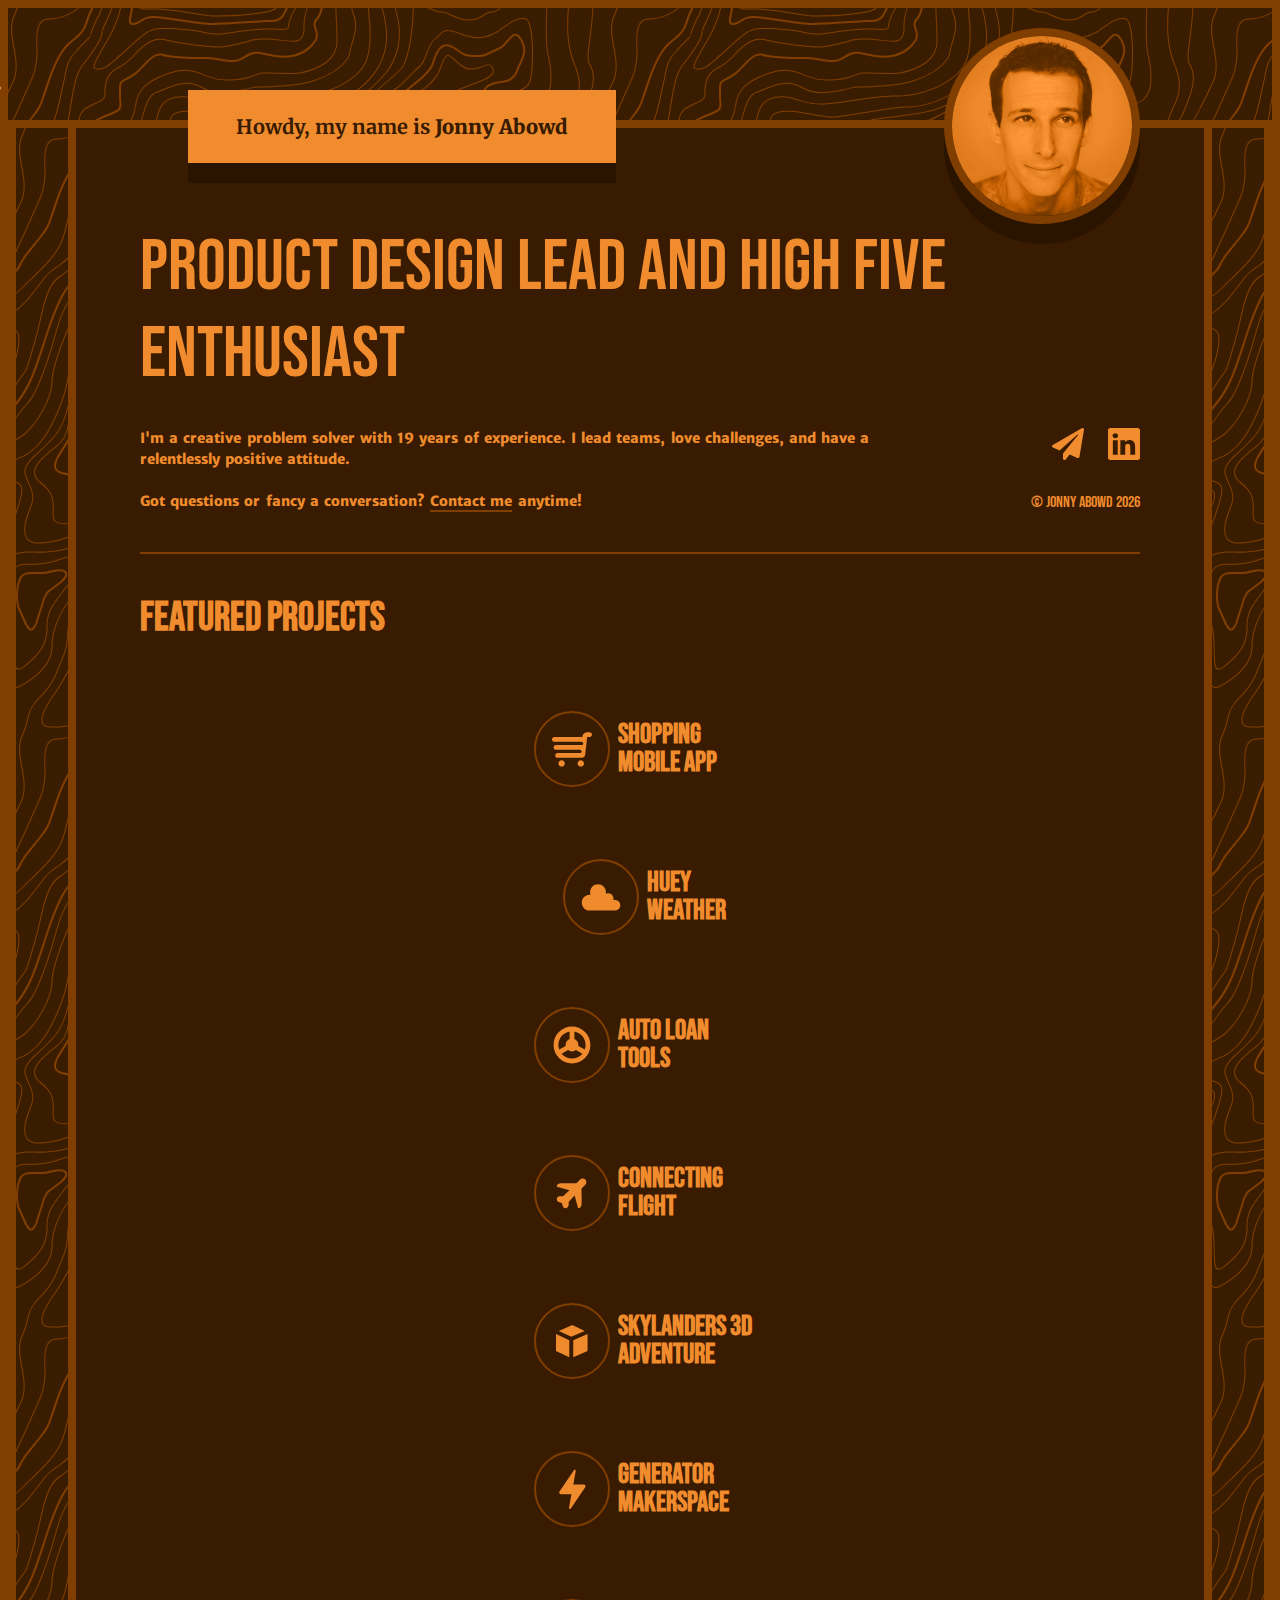
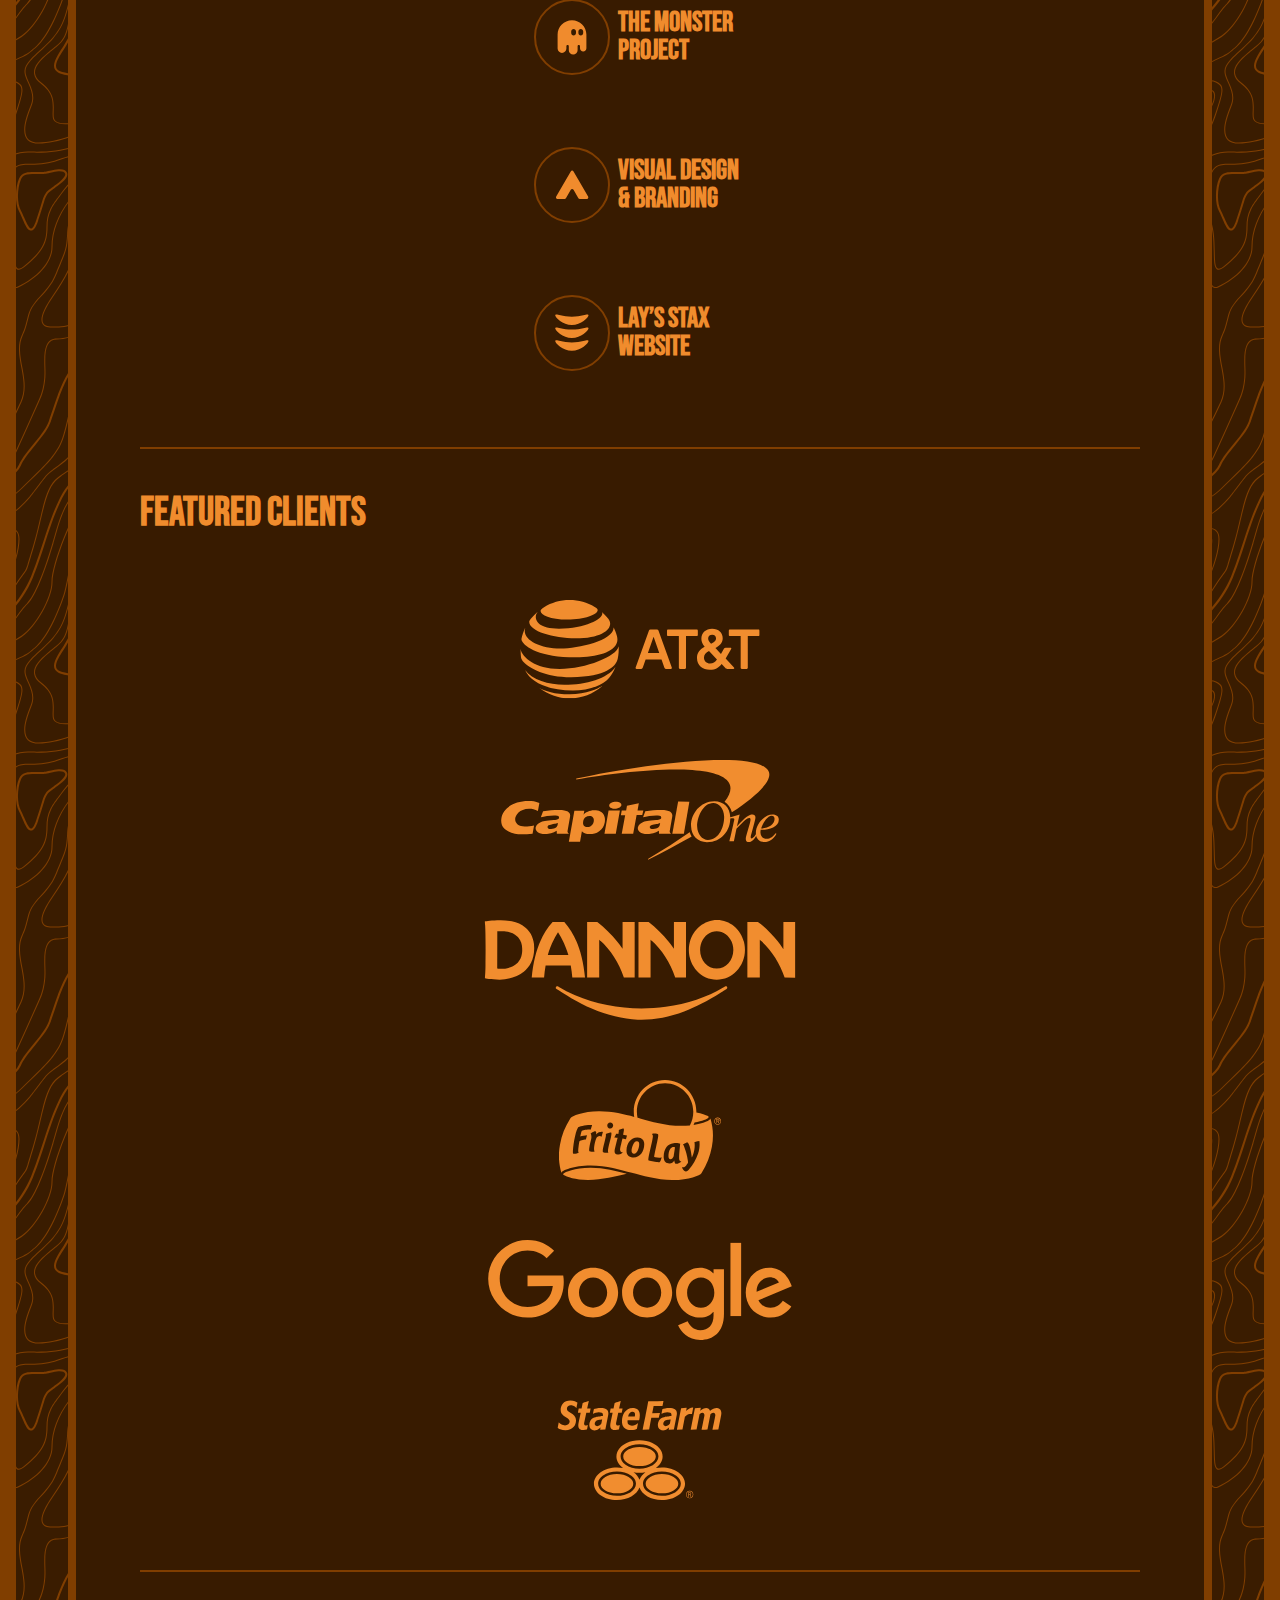
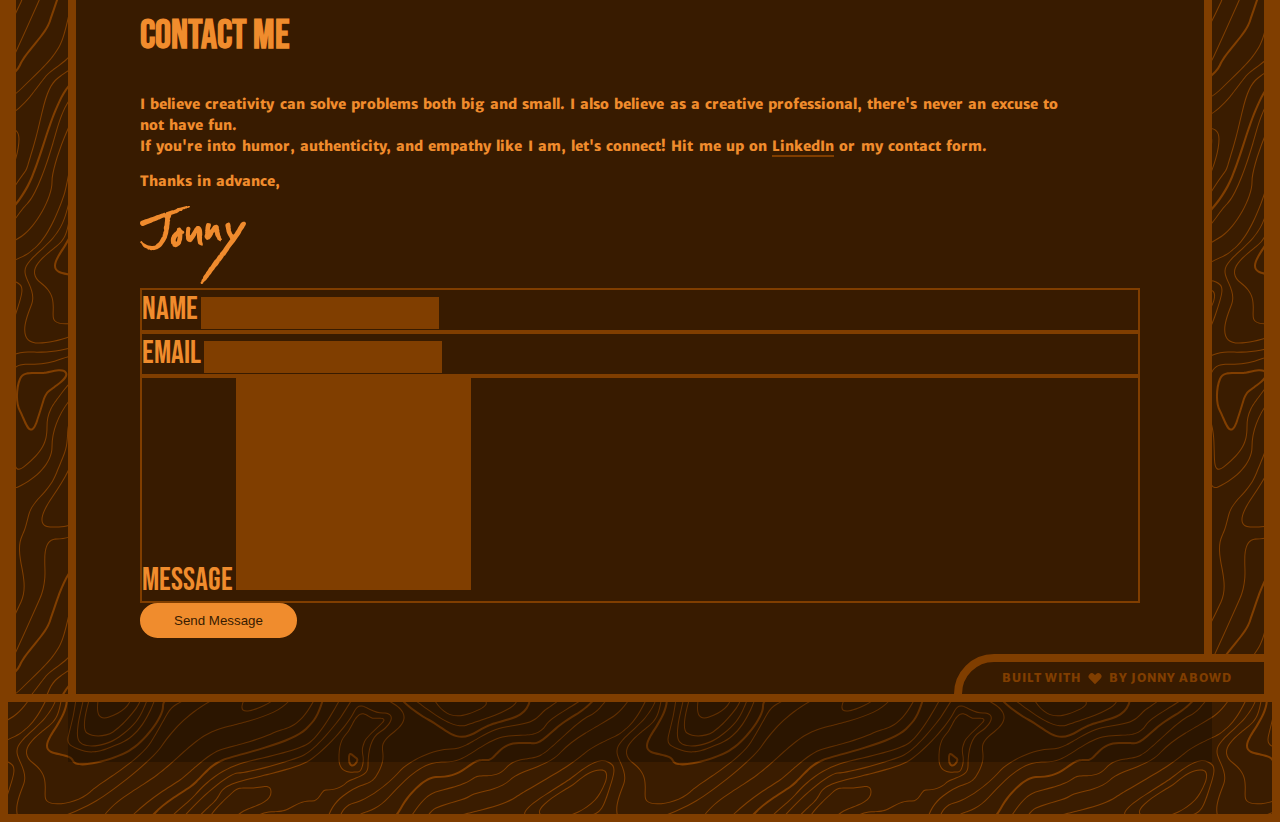
<file: index.html>
<!DOCTYPE html>
<html lang="en">
<!-- 
    __  __                  __      __
   / / / /___ _      ______/ /_  __/ /
  / /_/ / __ \ | /| / / __  / / / / / 
 / __  / /_/ / |/ |/ / /_/ / /_/ /_/  
/_/ /_/\____/|__/|__/\__,_/\__, (_)   
                          /____/       
                          
Fancy seeing you here! If you have any feedback on my code or suggestions on how I can improve it, please reach out. I’d love to chat!

-->

<head>
    <meta charset="UTF-8">
    <meta name="viewport" content="width=device-width, initial-scale=1.0">
    <meta http-equiv="X-UA-Compatible" content="ie=edge">
    <link href="https://cdn.jsdelivr.net/npm/bootstrap@5.0.0-beta2/dist/css/bootstrap.min.css" rel="stylesheet"
        integrity="sha384-BmbxuPwQa2lc/FVzBcNJ7UAyJxM6wuqIj61tLrc4wSX0szH/Ev+nYRRuWlolflfl" crossorigin="anonymous">
    <!-- <link rel="stylesheet" type="text/css" media="screen" href="css/reset.css" /> -->
    <link rel="stylesheet" type="text/css" media="screen" href="css/styles.css" />
    <link rel="preconnect" href="https://fonts.gstatic.com/" crossorigin>
    <link
        href="https://fonts.googleapis.com/css2?family=Bebas+Neue&family=Merriweather+Sans:ital,wght@0,300;0,400;0,500;0,600;0,700;0,800;1,300;1,400;1,500;1,600;1,700;1,800&family=Merriweather:ital,wght@0,300;0,400;0,700;0,900;1,300;1,400;1,700;1,900&display=swap"
        rel="stylesheet">
    <!-- Global site tag (gtag.js) - Google Analytics -->
    <script async src="https://www.googletagmanager.com/gtag/js?id=UA-53404618-1"></script>
    <script>
        window.dataLayer = window.dataLayer || [];

        function gtag() {
            dataLayer.push(arguments);
        }
        gtag('js', new Date());

        gtag('config', 'UA-53404618-1');
    </script>
    <link rel="icon" type="image/png" href="./favicon-16x16.png" sizes="16x16">
    <link rel="icon" type="image/png" href="./favicon-32x32.png" sizes="32x32">
    <!-- Primary Meta Tags -->
    <title>Howdy, my name is Jonny!</title>
    <meta name="title" content="Howdy, my name is Jonny Abowd">
    <meta name="description" content="UX Design Lead, Problem Solver, and High Five Enthusiast.">

    <meta property="og:title" content="Howdy, my name is Jonny Abowd">
    <meta property="og:description" content="UX design lead, problem solver, and high five enthusiast.">
    <meta property="og:image" content="https://www.jonnyabowd.com/images/ja-image-preview.png">
    <meta property="og:url" content="https://www.jonnyabowd.com/">
    <meta name="twitter:card" content="summary_large_image">

</head>

<body class="d-flex justify-content-center">
    <div class="profile">
        <div class="heroes">
            <h1 class="font-base pill">Howdy, my name is <span class="name">Jonny Abowd</span></h1>
            <img class="profile-img" src="./images/ja-profile-photo.png">
        </div>
        <h2 class="font-display title fade-in">Product Design Lead <span class="d-inline-block">
            </span><span class="d-block">and
                High Five
                Enthusiast</span>
        </h2>
        <!-- <div class="hr"></div> -->
        <div class="body fade-in">
            <p class="bio">
                I'm a creative problem solver with
                <span>
                    <script>document.write(
                            new Date().getFullYear() - 2007
                        );
                    </script>
                </span>
                years of experience. I lead teams, love challenges, and have a relentlessly positive
                attitude.
                <br><br>
                Got questions or fancy a conversation? <a href="#contact" class="contact-text-link">Contact me</a>
                anytime!
            </p>
            <div class="contact">
                <div class="links">
                    <a href="#contact">
                        <svg width="32" height="32" viewBox="0 0 32 32" fill="none" xmlns="http://www.w3.org/2000/svg">
                            <path
                                d="M29.7526 0.20188L0.780705 16.911C-0.350666 17.5609 -0.2069 19.1356 0.91822 19.6105L7.56268 22.3974L25.5209 6.5756C25.8646 6.26941 26.3522 6.73807 26.0584 7.09425L11.0006 25.4343V30.4646C11.0006 31.9393 12.782 32.5204 13.6571 31.4519L17.6263 26.6216L25.4146 29.8834C26.3022 30.2583 27.3148 29.7022 27.4773 28.7461L31.9778 1.75157C32.1903 0.489322 30.8339 -0.422995 29.7526 0.20188Z"
                                fill="#F18D2F" />
                        </svg>
                    </a>
                    <a href="https://www.linkedin.com/in/jonnyabowd/" target="_blank" rel="noopener noreferrer">
                        <svg width="32" height="32" viewBox="0 0 32 32" fill="none" xmlns="http://www.w3.org/2000/svg">
                            <path fill-rule="evenodd" clip-rule="evenodd"
                                d="M0 2.29228C0 1.02663 1.0587 0 2.36474 0H29.6353C30.9412 0 32 1.02663 32 2.29228V29.7077C32 30.9738 30.9412 32 29.6353 32H2.36474C1.0587 32 0 30.9738 0 29.7077V2.29228ZM9.70009 26.7872V12.3374H4.86677V26.7872H9.70009ZM7.28341 10.3646C8.96888 10.3646 10.018 9.25497 10.018 7.86832C9.98654 6.45045 8.96889 5.37165 7.31538 5.37165C5.66205 5.37165 4.58105 6.45045 4.58105 7.86832C4.58105 9.25497 5.6299 10.3646 7.2519 10.3646H7.28331H7.28341ZM17.2083 26.7872H12.3751C12.3751 26.7872 12.4386 13.6933 12.3751 12.3374H17.2084V14.3832C17.1975 14.4 17.1867 14.4166 17.1761 14.433H17.2084V14.3832C17.8507 13.3986 19.0003 11.9984 21.5642 11.9984C24.7442 11.9984 27.1287 14.0636 27.1287 18.5019V26.7872H22.2958V19.0569C22.2958 17.1144 21.5961 15.7893 19.8472 15.7893C18.512 15.7893 17.7167 16.683 17.3673 17.5458C17.2397 17.8546 17.2083 18.286 17.2083 18.7178V26.7872Z"
                                fill="#F18D2F" />
                        </svg>

                    </a>
                </div>
                <p class="font-display copyright">© Jonny Abowd
                    <script>document.write(new Date().getFullYear());</script>
                </p>
            </div>
        </div>
        <div class="hr fade-in"></div>
        <section class="work fade-in">
            <h2 class="font-display text-center subtitle">Featured Projects</h2>
            <div class="container-fluid">
                <div class="row mt-2 mb-0">
                    <a href="/projects/shoppingmobileapp.html" class="col-12 col-sm-6 col-lg-4 project-preview">
                        <div class="project-icon-container col-4">
                            <img class="project-icon" src="/images/icon-cart.svg" alt="">
                        </div>
                        <div class="col-8">
                            <h3 class="project-title">Shopping Mobile App</h3>
                        </div>
                    </a>
                    <a href="/projects/hueyweather.html" class="col-12 col-sm-6 col-lg-4 project-preview">
                        <div class="project-icon-container col-4">
                            <img class="project-icon" src="/images/icon-cloud.svg" alt="">
                        </div>
                        <div class="col-8">
                            <h3 class="project-title">HUEY <br>Weather</h3>
                        </div>
                    </a>
                    <a href="/projects/autoloantools.html" class="col-12 col-sm-6 col-lg-4 project-preview">
                        <div class="project-icon-container col-4">
                            <img class="project-icon" src="/images/icon-wheel.svg" alt="">
                        </div>
                        <div class="col-8">
                            <h3 class="project-title">Auto Loan Tools</h3>
                        </div>
                    </a>
                    <a href="/projects/connectingflight.html" class="col-12 col-sm-6 col-lg-4 project-preview">
                        <div class="project-icon-container col-4">
                            <img class="project-icon" src="/images/icon-plane.svg" alt="">
                        </div>
                        <div class="col-8">
                            <h3 class="project-title">Connecting Flight</h3>
                        </div>
                    </a>
                    <a href="/projects/skylanders3Dadventure.html" class="col-12 col-sm-6 col-lg-4 project-preview">
                        <div class="project-icon-container col-4">
                            <img class="project-icon" src="/images/icon-3d.svg" alt="">
                        </div>
                        <div class="col-8">
                            <h3 class="project-title">Skylanders 3D Adventure</h3>
                        </div>
                    </a>
                    <a href="/projects/generatormakerspace.html" class="col-12 col-sm-6 col-lg-4 project-preview">
                        <div class="project-icon-container col-4">
                            <img class="project-icon" src="/images/icon-bolt.svg" alt="">
                        </div>
                        <div class="col-8">
                            <h3 class="project-title">Generator Makerspace</h3>
                        </div>
                    </a>
                    <a href="/projects/monsterproject.html" class="col-12 col-sm-6 col-lg-4 project-preview">
                        <div class="project-icon-container col-4">
                            <img class="project-icon" src="/images/icon-monster.svg" alt="">
                        </div>
                        <div class="col-8">
                            <h3 class="project-title">The Monster Project</h3>
                        </div>
                    </a>
                    <a href="/projects/visualdesign.html" class="col-12 col-sm-6 col-lg-4 project-preview">
                        <div class="project-icon-container col-4">
                            <img class="project-icon" src="/images/icon-logo.svg" alt="">
                        </div>
                        <div class="col-8">
                            <h3 class="project-title">Visual Design & Branding</h3>
                        </div>
                    </a>
                    <a href="/projects/laysstaxwebsite.html" class="col-12 col-sm-6 col-lg-4 project-preview">
                        <div class="project-icon-container col-4">
                            <img class="project-icon" src="/images/icon-stacks.svg" alt="">
                        </div>
                        <div class="col-8">
                            <h3 class="project-title">Lay’s Stax Website</h3>
                        </div>
                    </a>
                </div>
            </div>
        </section>
        <div class="hr fade-in"></div>
        <section class="fade-in">
            <h2 class="font-display text-center subtitle">Featured Clients</h2>
            <div class="container-fluid">
                <div class="row">
                    <div class="col-6 col-md-4 p-3 p-md-5 client-logo-container">
                        <img class="client-logo" src="images/client-logos/ja-client-att.svg" alt="AT&T">
                    </div>
                    <div class="col-6 col-md-4 p-3 p-md-5 client-logo-container">
                        <img class="client-logo" src="/images/client-logos/ja-client-cof.svg" alt="Capital One">
                    </div>
                    <div class="col-6 col-md-4 p-3 p-md-5 client-logo-container">
                        <img class="px-0 px-xl-5 client-logo" src="images/client-logos/ja-client-dan.svg" alt="Dannon">
                    </div>
                    <div class="col-6 col-md-4 p-3 p-md-5 client-logo-container">
                        <img class="client-logo" src="images/client-logos/ja-client-fl.svg" alt="Frito Lay">
                    </div>
                    <div class="col-6 col-md-4 p-3 p-md-5 client-logo-container">
                        <img class="client-logo" src="images/client-logos/ja-client-goog.svg" alt="Google">
                    </div>
                    <div class="col-6 col-md-4 p-3 p-md-5 client-logo-container">
                        <img class="client-logo" src="/images/client-logos/ja-client-sf.svg" alt="State Farm">
                    </div>
                </div>
            </div>
        </section>
        <div class="hr fade-in"></div>
        <section class="fade-in">
            <h2 class="font-display text-center mb-3 subtitle">Contact Me</h2>
            <div class="container-fluid">
                <div class="row d-flex justify-content-between">
                    <div class="col-12 col-md-6 mb-3 px-md-5">
                        <p class="contact-info col-12 col-md-11 mb-3 bio">
                            I believe creativity can solve problems both big and small.
                            I also believe as a creative professional, there's never an excuse to not have fun.
                        </p>
                        <p class="contact-info col-12 col-md-11 mb-3 bio">
                            If you're into humor, authenticity, and empathy like I am, let's connect!
                            Hit me up on
                            <a href="https://www.linkedin.com/in/jonnyabowd/" class="contact-text-link" target="_blank"
                                rel="noopener noreferrer">LinkedIn</a> or my contact form.
                        </p>
                        <p class="contact-info col-md-11">
                            Thanks in advance,
                        </p>
                        <div class="col-12">
                            <img class="col-6 col-md-6 col-lg-4 px-4" src="/images/ja-sig.svg" alt="Jonny">
                        </div>
                    </div>
                    <script type="text/javascript">
                        var submitted = false;
                    </script>
                    <iframe name="hidden_iframe" id="hidden_iframe" style="display:none;"
                        onload="if(submitted) {window.location='/projects/thankyou.html';}"></iframe>
                    <form class="col-12 col-md-6" id="contact"
                        action="https://docs.google.com/forms/d/e/1FAIpQLScf3ShGME4sEZULNA0agURy5oIzRbovVPlR0Q6P1UQpXrw2iQ/formResponse"
                        method="post" target="hidden_iframe" onsubmit="submitted=true;">
                        <div class="mb-3 p-2 d-flex justify-content-between form-container">
                            <label class="col-3 form-label">Name</label>
                            <input class="col-8 form-input" type="text" name="entry.1881999062" required>
                        </div>
                        <div class="mb-3 p-2 d-flex justify-content-between form-container">
                            <label class="col-3 form-label">Email</label>
                            <input class="col-8 form-input" type="email" name="entry.518998491" required>
                        </div>
                        <div class="mb-3 p-2 d-flex justify-content-between align-content-start form-container">
                            <label class="col-3 form-label">Message</label>
                            <textarea class="col-8 form-input" name="entry.1638262852" required></textarea>
                        </div>
                        <button class="btn-custom" type="submit">Send Message</button>
                    </form>
                </div>
            </div>
        </section>
    </div>
    <div class="built-by">
        Built with
        <svg class="heart" xmlns="http://www.w3.org/2000/svg" viewBox="0 0 20 20" fill="currentColor">
            <path fill-rule="evenodd"
                d="M3.172 5.172a4 4 0 015.656 0L10 6.343l1.172-1.171a4 4 0 115.656 5.656L10 17.657l-6.828-6.829a4 4 0 010-5.656z"
                clip-rule="evenodd" />
        </svg>
        by Jonny Abowd
    </div>
    <div class="flier">
        <svg width="32" height="32" viewBox="0 0 32 32" fill="none" xmlns="http://www.w3.org/2000/svg">
            <path
                d="M0 6.11146C4.65061 2.13936 10.2515 4.63496e-08 16 0C21.7485 -4.63487e-08 27.3494 2.13936 32 6.11146L16 32L0 6.11146Z"
                fill="#F18D2F" />
            <circle cx="11" cy="7" r="3" fill="#813E00" />
            <circle cx="15" cy="20" r="3" fill="#813E00" />
            <circle cx="21" cy="11" r="3" fill="#813E00" />
        </svg>
    </div>

    <script src="https://cdn.jsdelivr.net/npm/bootstrap@5.0.0-beta2/dist/js/bootstrap.bundle.min.js"
        integrity="sha384-b5kHyXgcpbZJO/tY9Ul7kGkf1S0CWuKcCD38l8YkeH8z8QjE0GmW1gYU5S9FOnJ0" crossorigin="anonymous">
        </script>
</body>

</html>
</file>
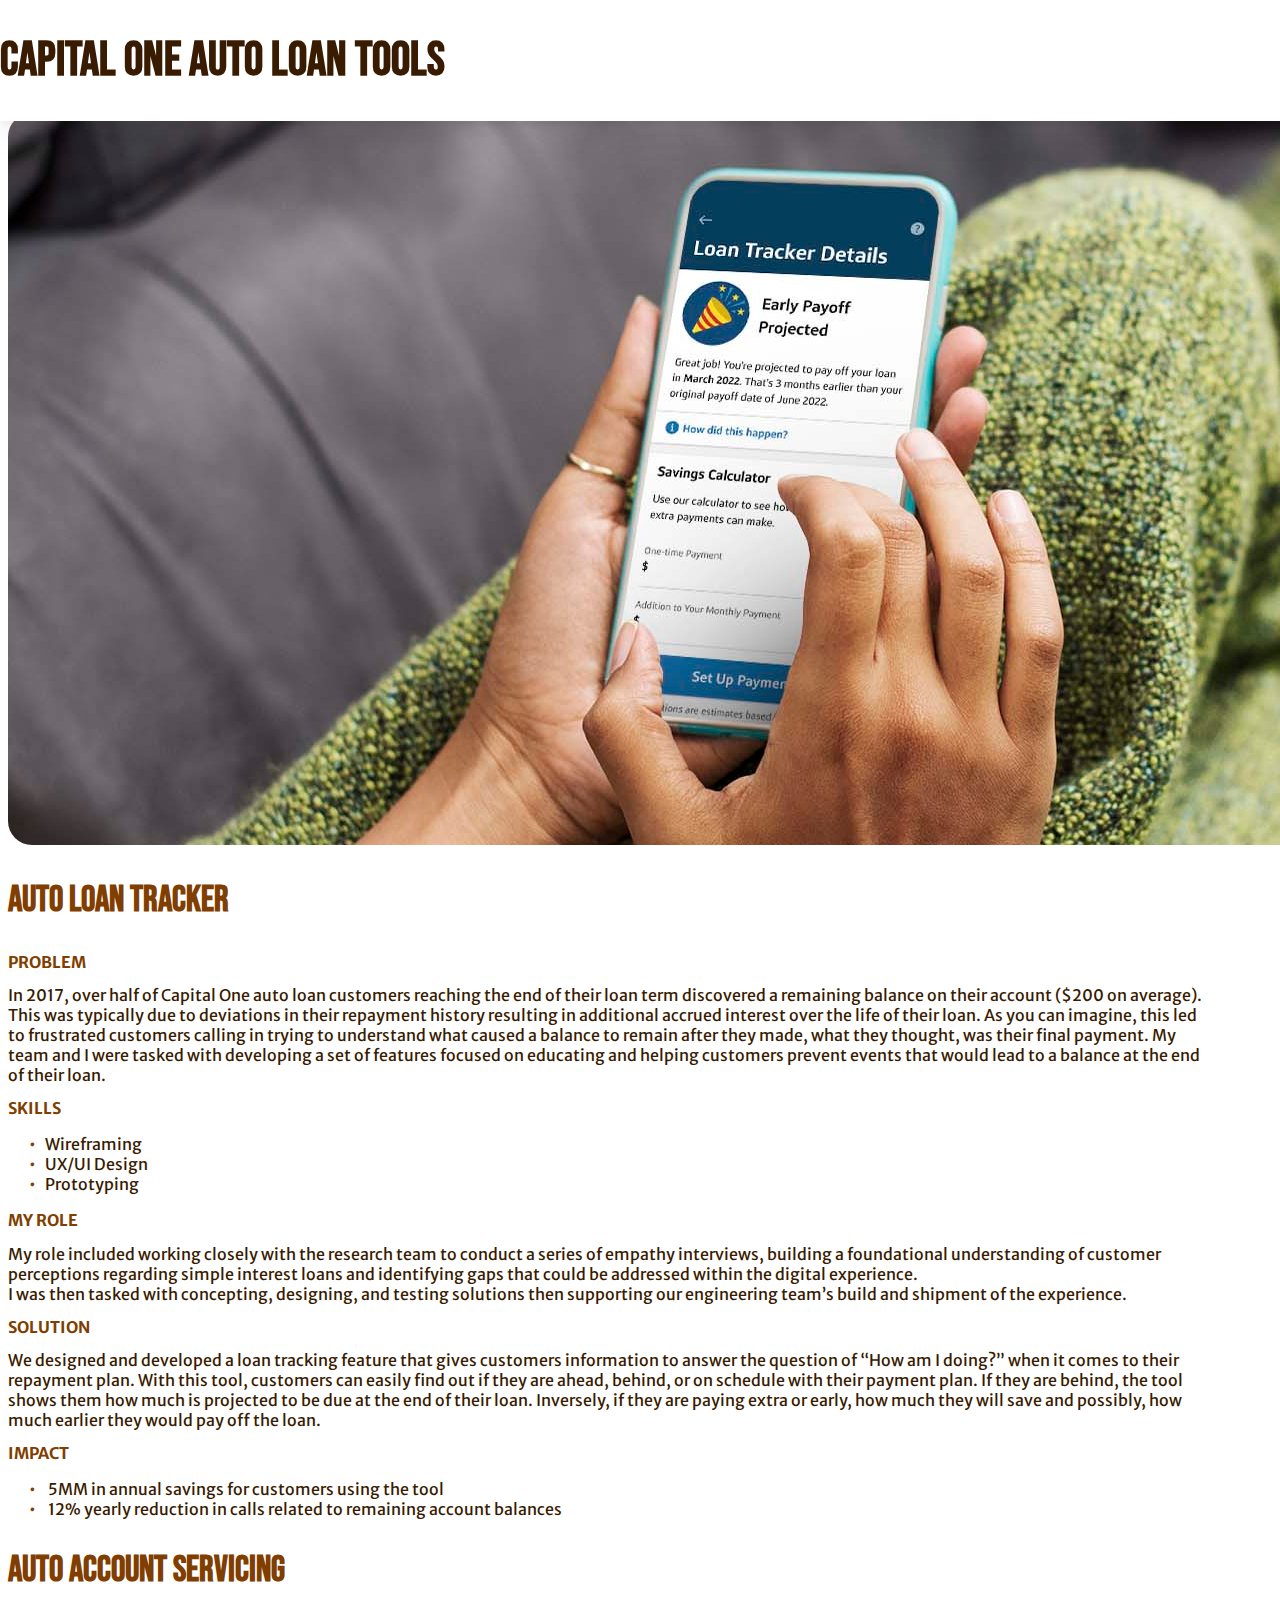
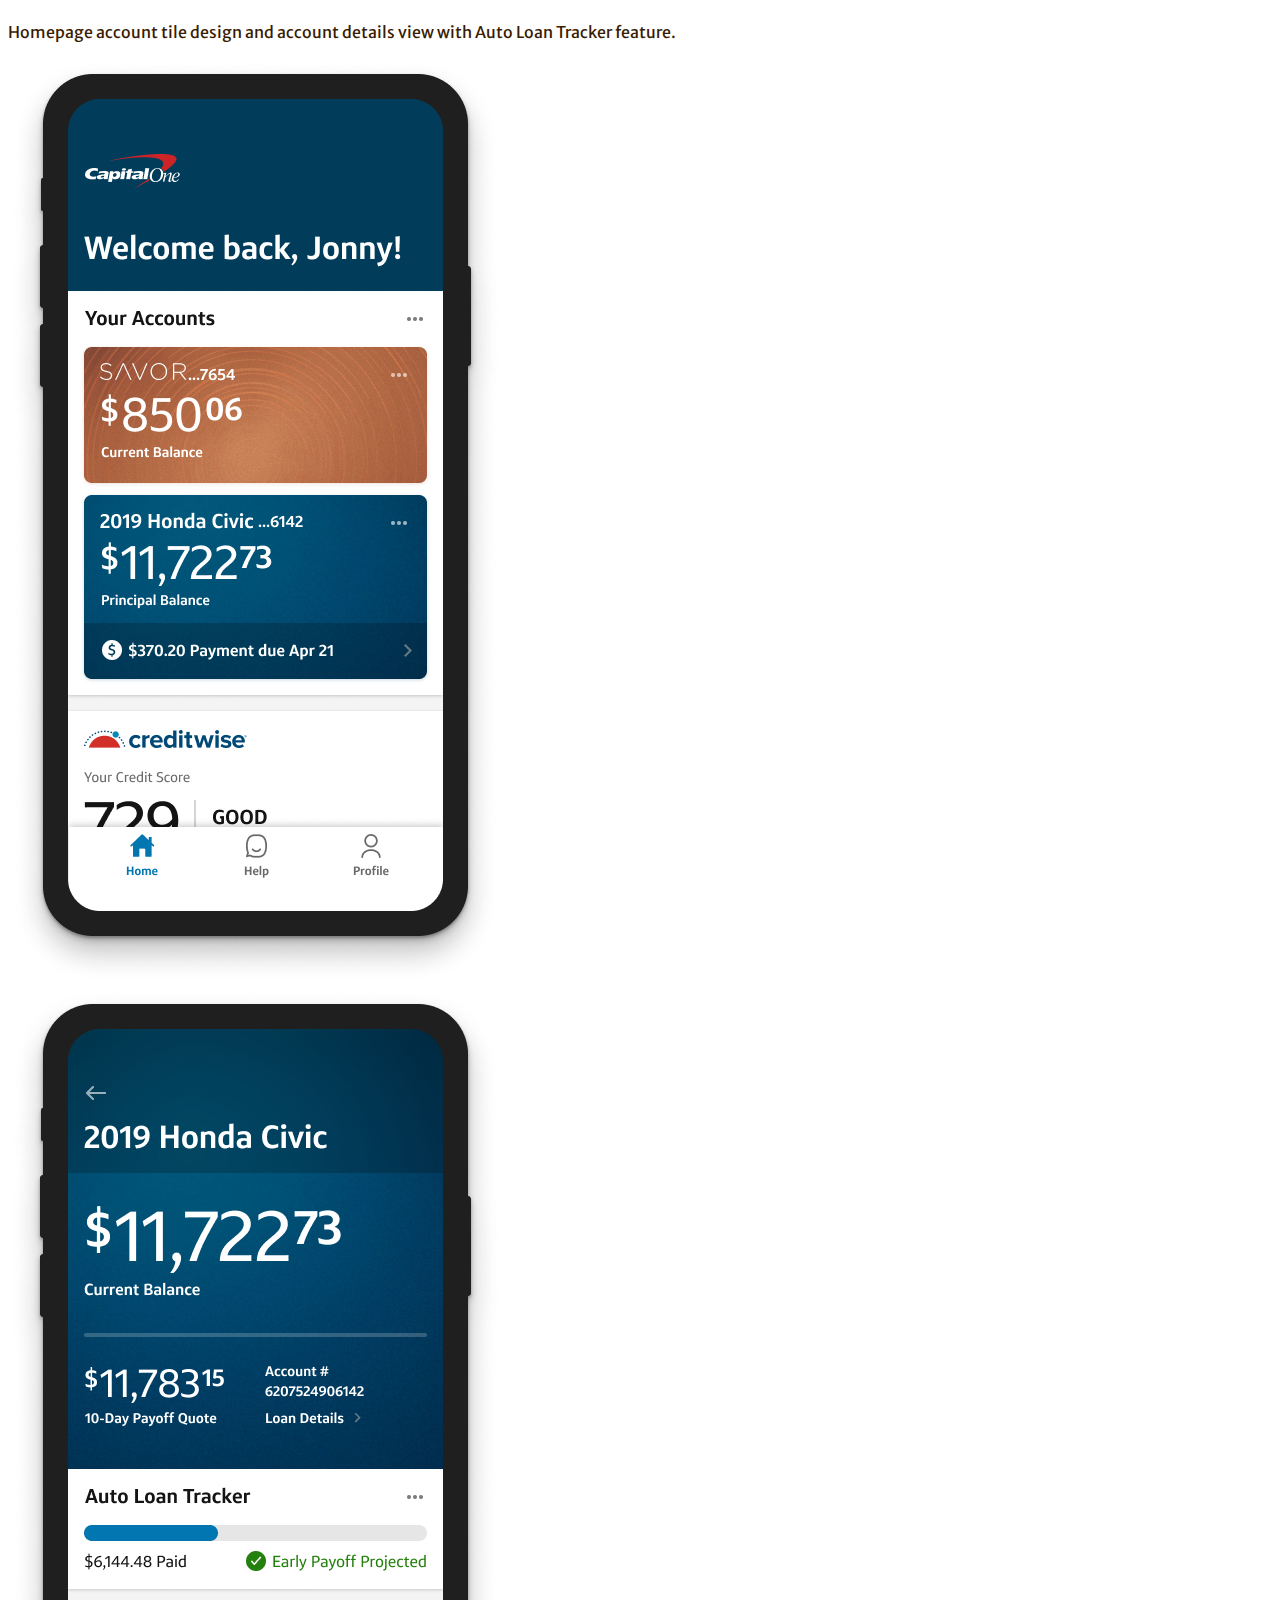
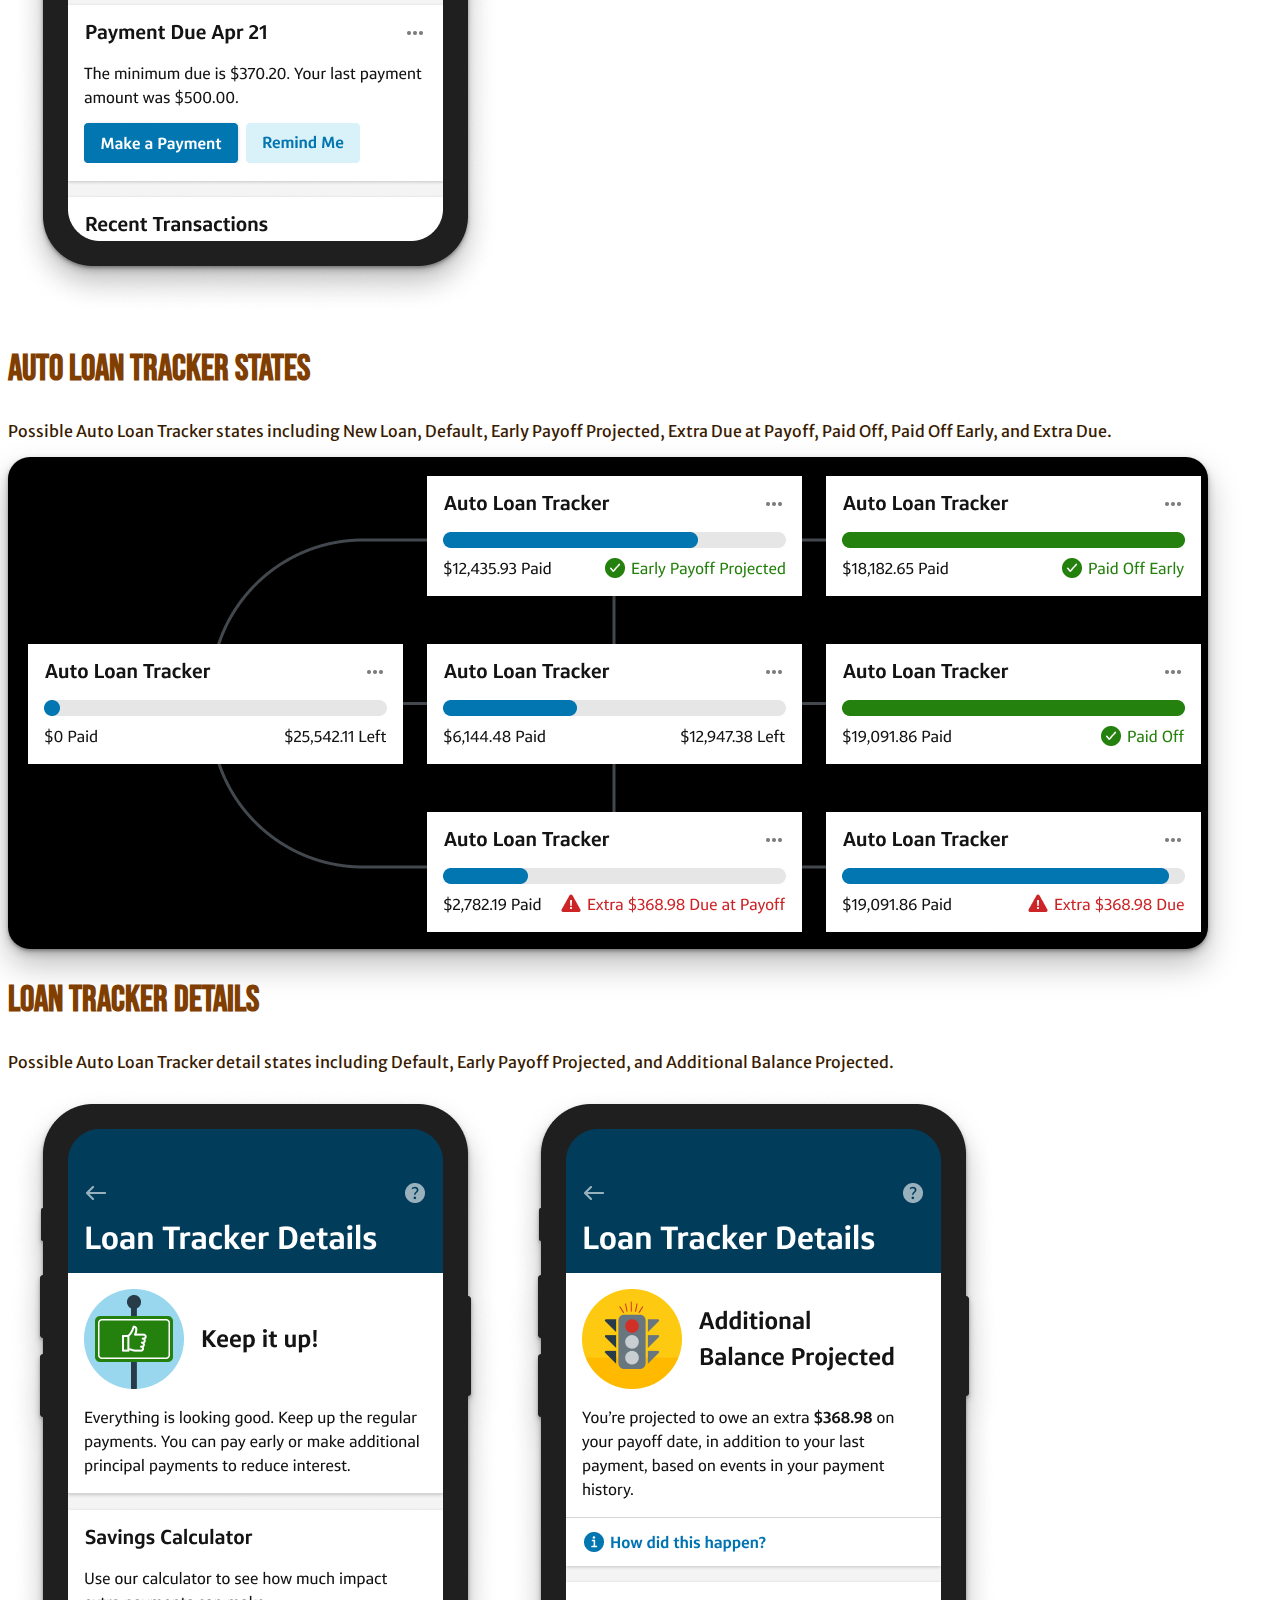
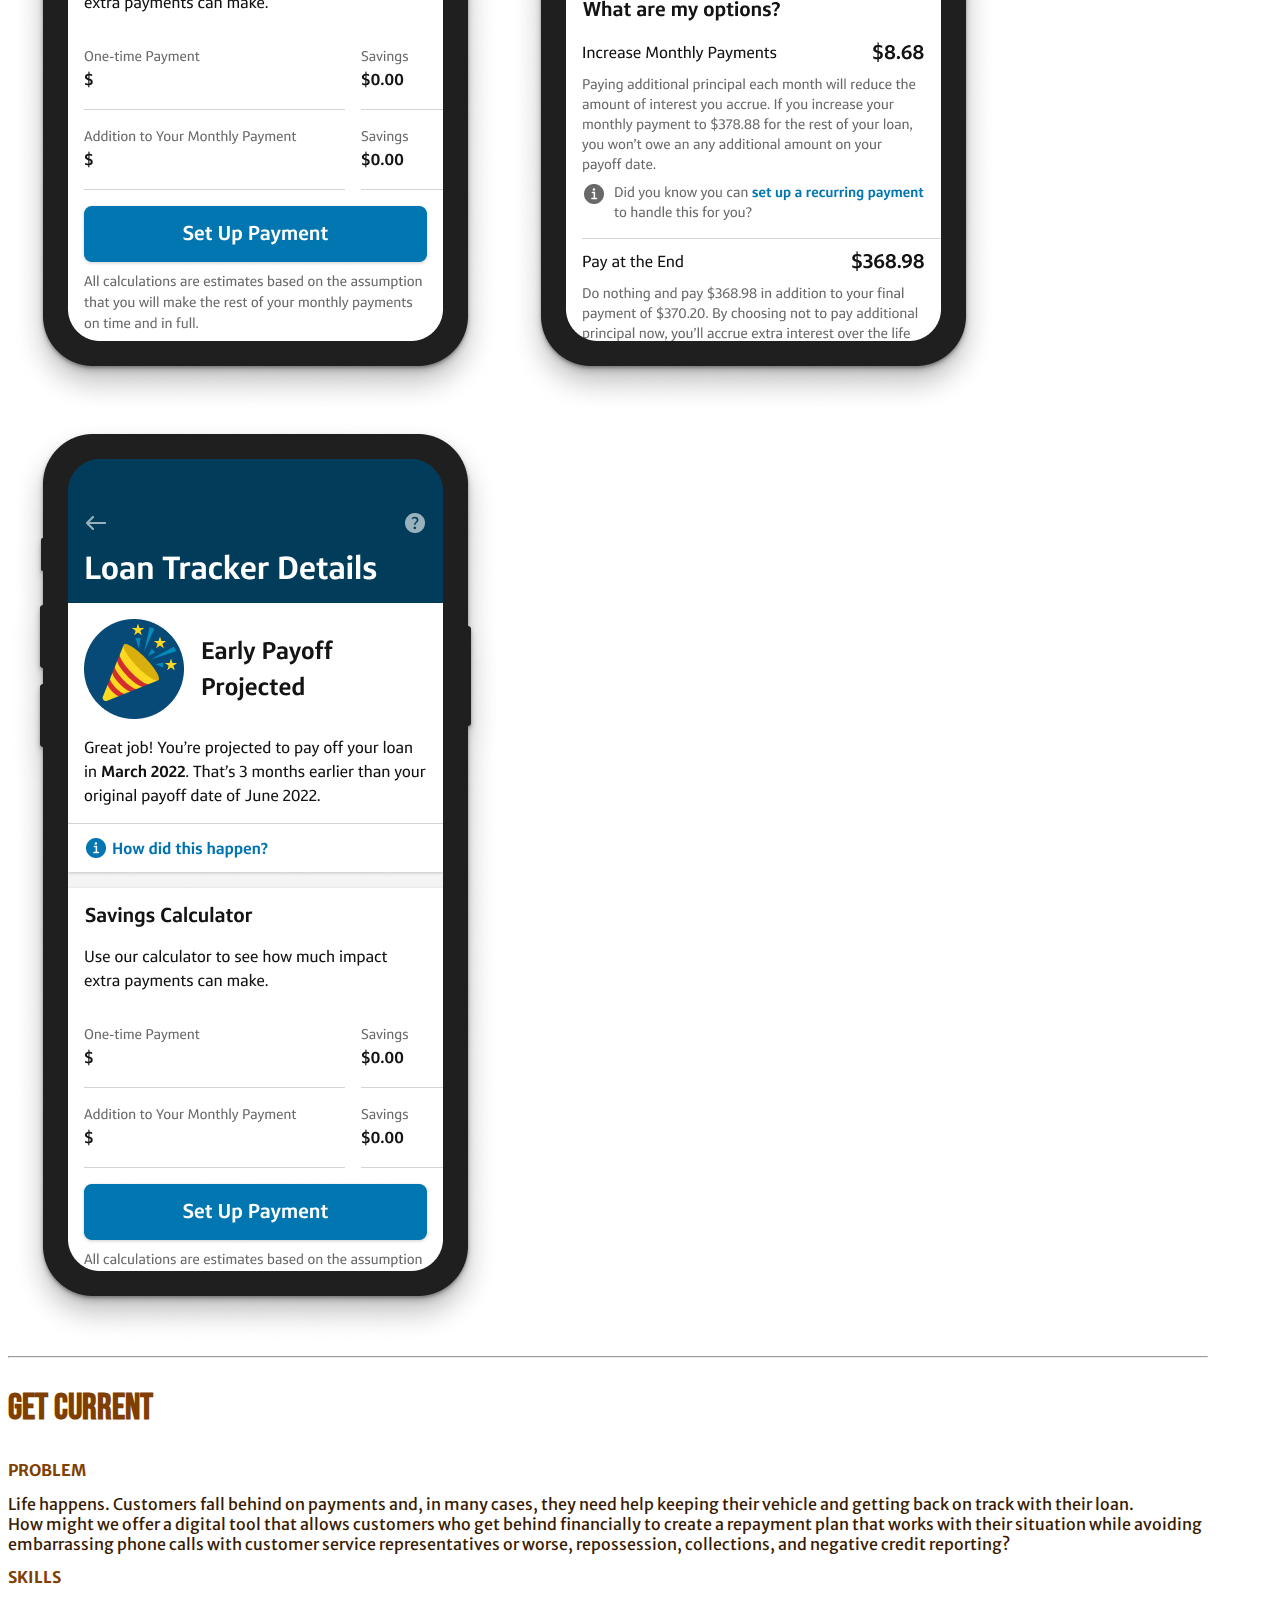
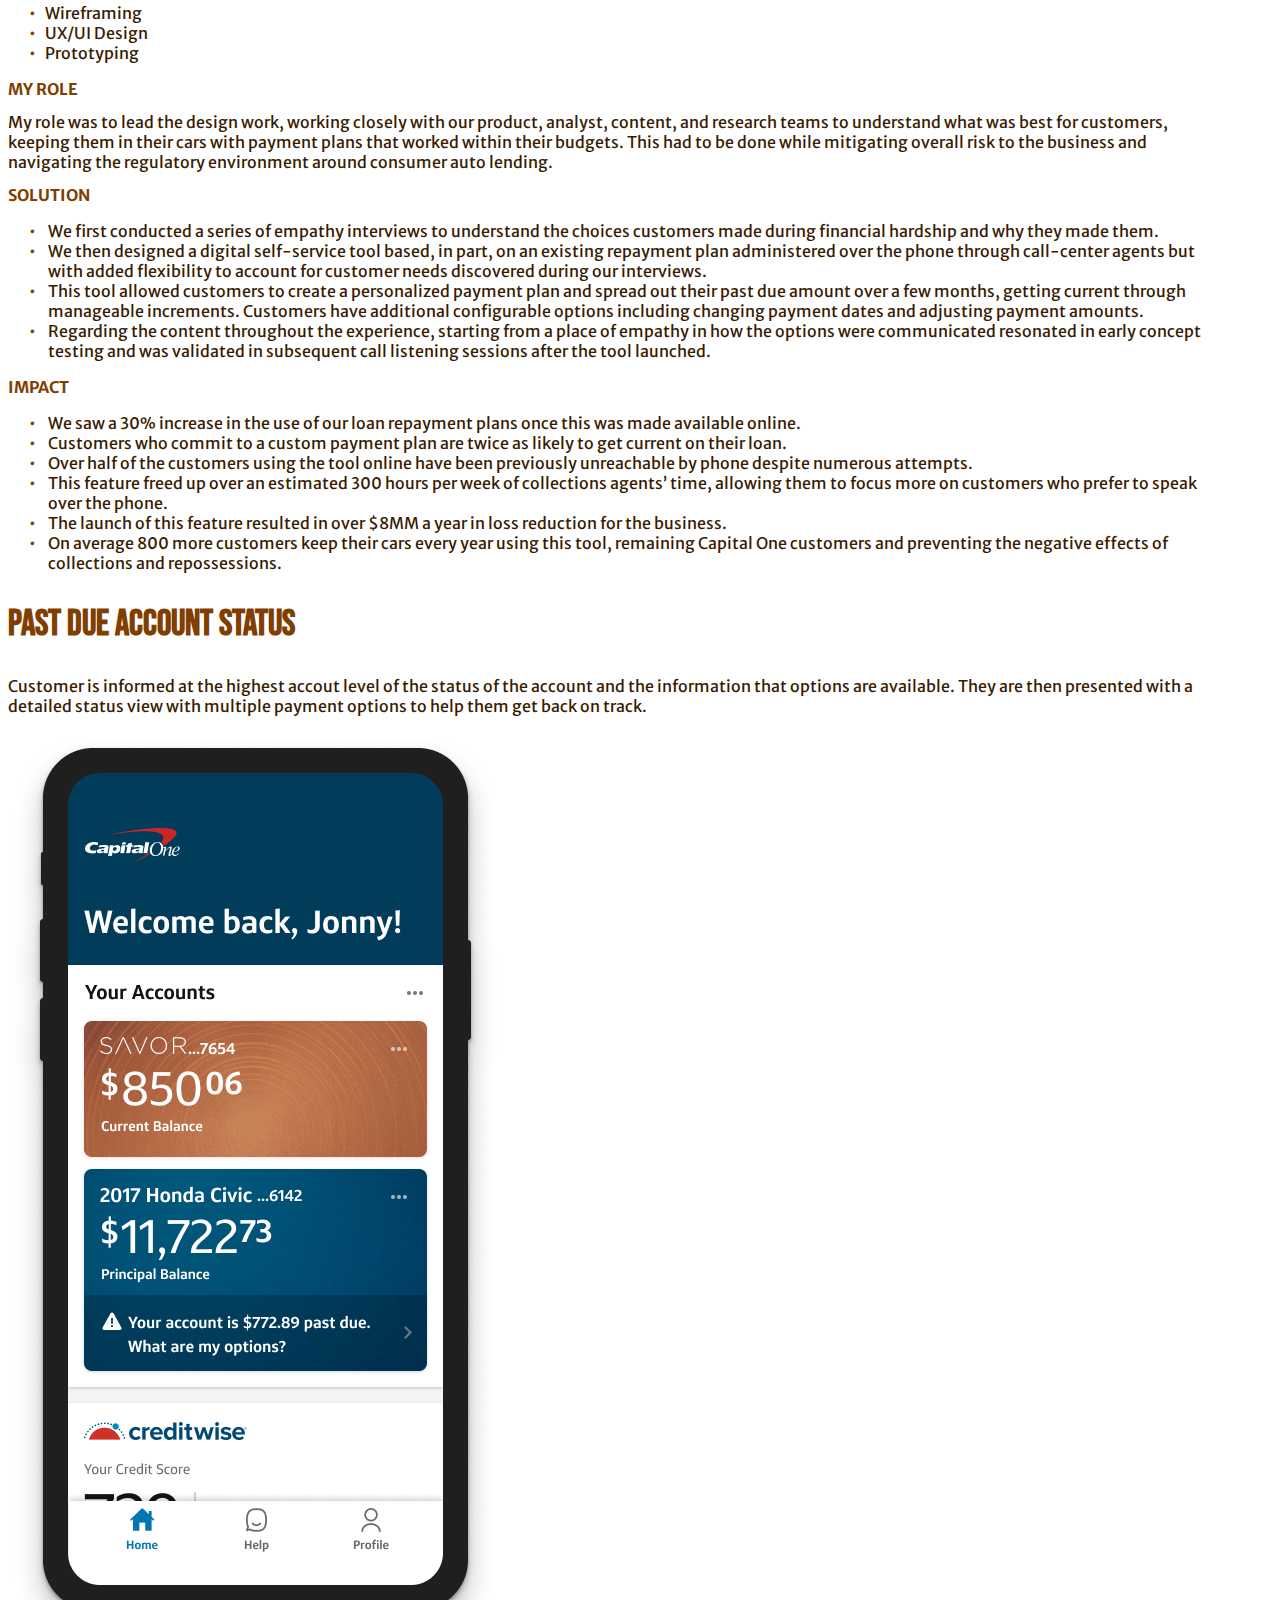
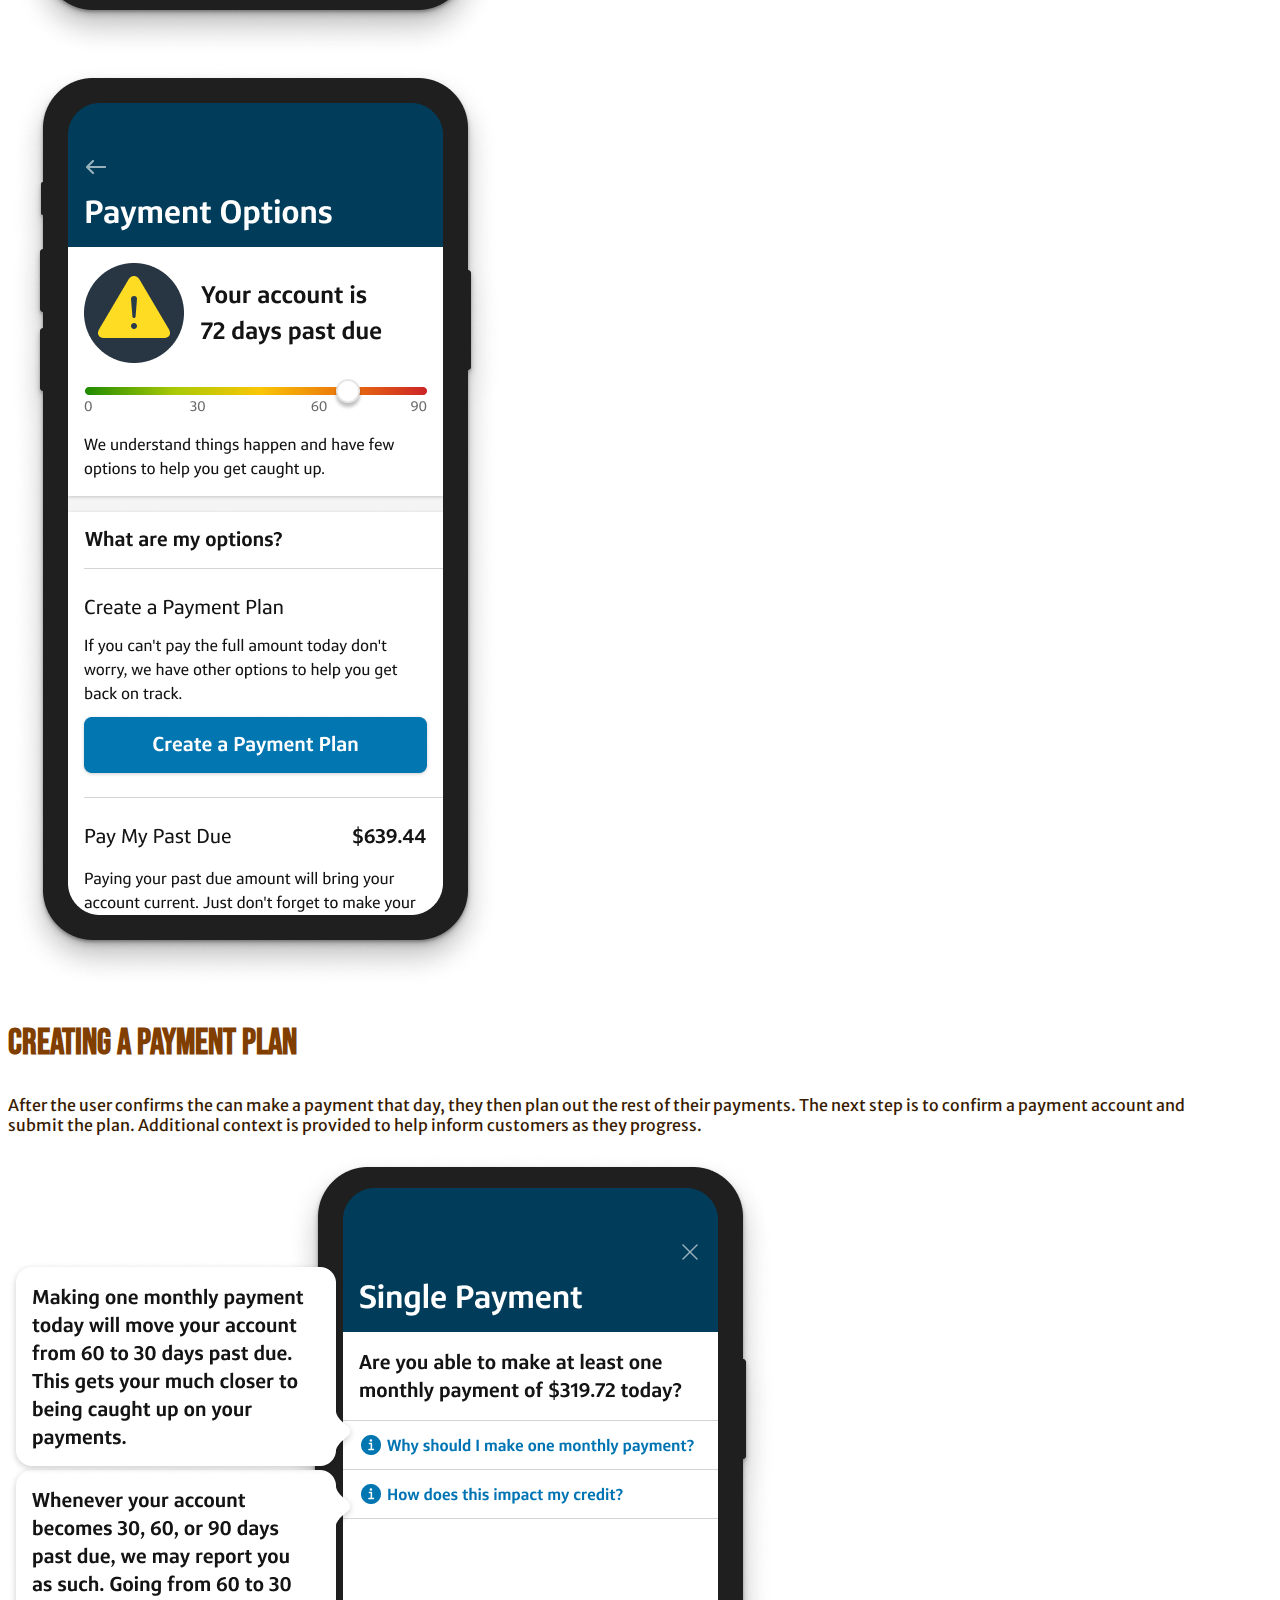
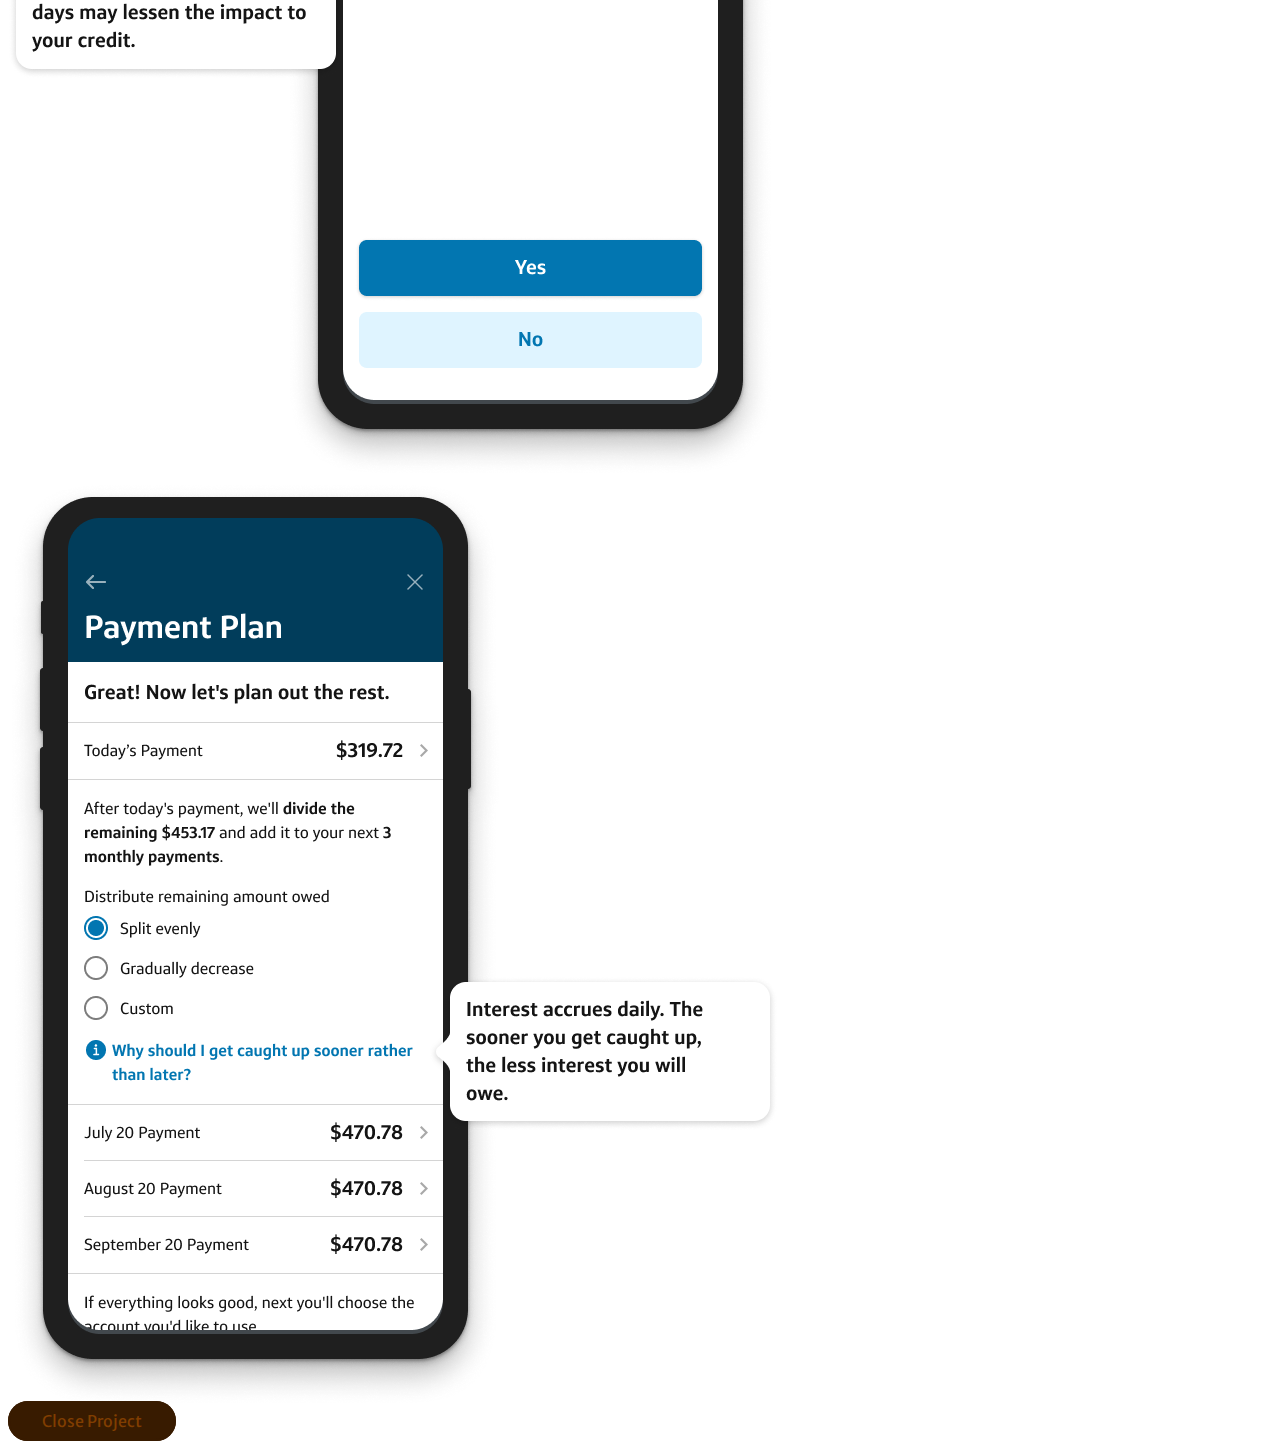
<file: projects/autoloantools.html>
<!DOCTYPE html>
<html lang="en">

<head>
    <meta charset="UTF-8">
    <meta name="viewport" content="width=device-width, initial-scale=1.0">
    <meta http-equiv="X-UA-Compatible" content="ie=edge">
    <link href="https://cdn.jsdelivr.net/npm/bootstrap@5.0.0-beta2/dist/css/bootstrap.min.css" rel="stylesheet"
        integrity="sha384-BmbxuPwQa2lc/FVzBcNJ7UAyJxM6wuqIj61tLrc4wSX0szH/Ev+nYRRuWlolflfl" crossorigin="anonymous">
    <link rel="stylesheet" type="text/css" media="screen" href="/css/projects.css" />
    <link rel="preconnect" href="https://fonts.gstatic.com/" crossorigin>
    <link
        href="https://fonts.googleapis.com/css2?family=Bebas+Neue&family=Merriweather+Sans:ital,wght@0,300;0,400;0,500;0,600;0,700;0,800;1,300;1,400;1,500;1,600;1,700;1,800&family=Merriweather:ital,wght@0,300;0,400;0,700;0,900;1,300;1,400;1,700;1,900&display=swap"
        rel="stylesheet">
    <!-- Global site tag (gtag.js) - Google Analytics -->
    <script async src="https://www.googletagmanager.com/gtag/js?id=UA-53404618-1"></script>
    <script>
        window.dataLayer = window.dataLayer || [];

        function gtag() {
            dataLayer.push(arguments);
        }
        gtag('js', new Date());

        gtag('config', 'UA-53404618-1');
    </script>
    <link rel="icon" type="image/png" href="../favicon-16x16.png" sizes="16x16">
    <link rel="icon" type="image/png" href="../favicon-32x32.png" sizes="32x32">
    <title>Jonny Drives</title>
    <meta name="robots" content="noindex">
</head>

<body>
    <div class="modal-dialog modal-fullscreen">
        <div class="modal-content">
            <div class="modal-header">
                <div class="col-12 d-flex justify-content-center">
                    <div class="col-12 col-lg-10 d-flex align-items-center header-content">
                        <h1 class="modal-title" id="exampleModalLabel">Capital One Auto Loan Tools</h1>
                        <a class="btn-close" href="/index.html"></a>
                    </div>
                </div>
            </div>
            <div class="modal-body w-100 d-flex justify-content-center">
                <div class="container-fluid">
                    <img class="col-12 mt-0 mt-md-3 round-corners" src="/images/project-images/autoloantools-hero.jpg">
                    <div class="col-12 d-flex justify-content-center">
                        <div class="col-12 col-lg-8">
                            <div class="row mt-0 mt-md-3 mb-5">
                                <h2 class="my-4 project-title">Auto Loan Tracker</h2>
                                <h2 class="modal-subhead">Problem</h2>
                                <div class="col-12">
                                    In 2017, over half of Capital One auto loan customers reaching the end of their loan
                                    term discovered a remaining balance on their account ($200 on average). This was
                                    typically due to deviations in their repayment history resulting in additional
                                    accrued interest over the life of their loan. As you can imagine, this led to
                                    frustrated customers calling in trying to understand what caused a balance to remain
                                    after they made, what they thought, was their final payment. My team and I were
                                    tasked with developing a set of features focused on educating and helping customers
                                    prevent events that would lead to a balance at the end of their loan.
                                </div>
                            </div>
                            <div class="row mb-5">
                                <div class="col-12 col-md-4">
                                    <h2 class="modal-subhead">Skills</h2>
                                    <div class="col-12">
                                        <ul>
                                            <li>Wireframing</li>
                                            <li>UX/UI Design</li>
                                            <li>Prototyping</li>
                                        </ul>
                                    </div>
                                </div>
                                <div class="col-12 col-md-8">
                                    <h2 class="modal-subhead">My Role</h2>
                                    <div class="col-12">
                                        My role included working closely with the research team to conduct a series of
                                        empathy interviews, building a foundational understanding of customer
                                        perceptions regarding simple interest loans and identifying gaps that could be
                                        addressed within the digital experience.
                                    </div>
                                    <div class="col-12">
                                        I was then tasked with concepting, designing, and testing solutions then
                                        supporting our engineering team’s build and shipment of the experience.
                                    </div>
                                </div>
                            </div>
                            <div class="row mb-5">
                                <h2 class="modal-subhead">Solution</h2>
                                <div class="col-12">
                                    We designed and developed a loan tracking feature that gives customers information
                                    to answer the question of “How am I doing?” when it comes to their repayment plan.
                                    With this tool, customers can easily find out if they are ahead, behind, or on
                                    schedule with their payment plan. If they are behind, the tool shows them how much
                                    is projected to be due at the end of their loan. Inversely, if they are paying extra
                                    or early, how much they will save and possibly, how much earlier they would pay off
                                    the loan.
                                </div>
                            </div>
                            <div class="row mb-5">
                                <h2 class="modal-subhead">Impact</h2>
                                <div class="col-12">
                                    <ul>
                                        <li class="mb-2">
                                            5MM in annual savings for customers using the tool
                                        </li>
                                        <li class="mb-2">
                                            12% yearly reduction in calls related to remaining account balances
                                        </li>
                                    </ul>
                                </div>
                            </div>
                        </div>
                    </div>
                    <div class="row py-5 mt-5 mb-3 d-flex justify-content-center autoloantools-image-container-1">
                        <h2 class="mb-3 col-12 text-center project-title">Auto Account Servicing</h2>
                        <p class="col-10 text-center mt-0 mb-3">
                            Homepage account tile design and account details view with Auto Loan Tracker feature.
                        </p>
                        <div class="col-6 col-md-4 d-flex flex-column">
                            <img class="col-12" src="/images/project-images/autoloantools-alt1.png">
                        </div>
                        <div class="col-6 col-md-4 d-flex flex-column">
                            <img class="col-12" src="/images/project-images/autoloantools-alt2.png">
                        </div>
                    </div>
                    <div class="row py-5 mb-3 d-flex justify-content-center autoloantools-image-container-1">
                        <h2 class="mb-3 col-12 text-center project-title">Auto Loan Tracker States</h2>
                        <p class="col-10 text-center mt-0 mb-4">
                            Possible Auto Loan Tracker states including New Loan,
                            Default, Early
                            Payoff
                            Projected, Extra
                            Due at Payoff, Paid Off, Paid Off Early, and Extra Due.
                        </p>
                        <div class="col-12 col-md-11 d-flex flex-column context-box">
                            <img class="col-12 p-lg-5" src="/images/project-images/autoloantools-alt3.png">
                        </div>
                    </div>
                    <div class="row py-5 mb-5 d-flex justify-content-center autoloantools-image-container-1">
                        <h2 class="mb-3 col-12 text-center project-title">Loan Tracker Details</h2>
                        <p class="col-10 text-center mt-0 mb-3">
                            Possible Auto Loan Tracker detail states including Default, Early Payoff Projected, and
                            Additional Balance Projected.
                        </p>
                        <img class="col-10 col-md-4 h-100" src="/images/project-images/autoloantools-alt4.png">
                        <img class="col-6 col-md-4 h-100" src="/images/project-images/autoloantools-alt5.png">
                        <img class="col-6 col-md-4 h-100" src="/images/project-images/autoloantools-alt6.png">
                    </div>
                    <hr class="my-5">
                    <div class="col-12 d-flex justify-content-center">
                        <div class="col-12 col-lg-8">
                            <div class="row mt-5 mb-5">
                                <h2 class="my-4 project-title">Get Current</h2>
                                <h2 class="modal-subhead">Problem</h2>
                                <div class="col-12">
                                    Life happens. Customers fall behind on payments and, in many cases, they need help
                                    keeping their vehicle and getting back on track with their loan.
                                </div>
                                <div class="col-12">
                                    How might we offer a digital tool that allows customers who get behind financially
                                    to create a repayment plan that works with their situation while avoiding
                                    embarrassing phone calls with customer service representatives or worse,
                                    repossession, collections, and negative credit reporting?
                                </div>
                            </div>
                            <div class="row">
                                <div class="col-12 col-md-4 mb-5">
                                    <h2 class="modal-subhead">Skills</h2>
                                    <div class="col-12">
                                        <ul>
                                            <li>Wireframing</li>
                                            <li>UX/UI Design</li>
                                            <li>Prototyping</li>
                                        </ul>
                                    </div>
                                </div>
                                <div class="col-12 col-md-8 mb-5">
                                    <h2 class="modal-subhead">My Role</h2>
                                    <div class="col-12">
                                        My role was to lead the design work, working closely with our product, analyst,
                                        content, and research teams to understand what was best for customers, keeping
                                        them in their cars with payment plans that worked within their budgets. This had
                                        to be done while mitigating overall risk to the business and navigating the
                                        regulatory environment around consumer auto lending.
                                    </div>
                                </div>
                            </div>
                            <div class="row mb-5">
                                <h2 class="modal-subhead">Solution</h2>
                                <div class="col-12">
                                    <ul>
                                        <li class="mb-3">
                                            We first conducted a series of empathy interviews to understand the choices
                                            customers made during financial hardship and why they made them.
                                        </li>
                                        <li class="mb-3">
                                            We then designed a digital self-service tool based, in part, on an existing
                                            repayment plan administered over the phone through call-center agents but
                                            with added flexibility to account for customer needs discovered during our
                                            interviews.
                                        </li>
                                        <li>
                                            This tool allowed customers to create a personalized payment plan and spread
                                            out their past due amount over a few months, getting current through
                                            manageable increments. Customers have additional configurable options
                                            including changing payment dates and adjusting payment amounts.
                                        </li>
                                        <li>
                                            Regarding the content throughout the experience, starting from a place of
                                            empathy in how the options were communicated resonated in early concept
                                            testing and was validated in subsequent call listening sessions after the
                                            tool launched.
                                        </li>
                                    </ul>
                                </div>
                            </div>
                            <div class="row mb-5">
                                <h2 class="modal-subhead">Impact</h2>
                                <div class="col-12">
                                    <ul>
                                        <li class="mb-3">
                                            We saw a 30% increase in the use of our loan repayment plans once this was
                                            made available online.
                                        </li>
                                        <li class="mb-3">
                                            Customers who commit to a custom payment plan are twice as likely to get
                                            current on their loan.
                                        </li>
                                        <li class="mb-3">
                                            Over half of the customers using the tool online have been previously
                                            unreachable by phone despite numerous attempts.
                                        </li>
                                        <li class="mb-3">
                                            This feature freed up over an estimated 300 hours per week of
                                            collections agents’ time, allowing them to focus more on customers who
                                            prefer to speak over the phone.
                                        </li>
                                        <li class="mb-3">
                                            The launch of this feature resulted in over $8MM a year in loss reduction
                                            for the business.
                                        </li>
                                        <li>
                                            On average 800 more customers keep their cars every year using this tool,
                                            remaining Capital One customers and preventing the negative effects of
                                            collections and repossessions.
                                        </li>
                                    </ul>
                                </div>
                            </div>
                        </div>
                    </div>
                    <div class="row py-5 mb-3 d-flex justify-content-center autoloantools-image-container-2">
                        <h2 class="mb-3 col-12 text-center project-title">Past Due Account Status</h2>
                        <p class="col-10 text-center mt-0 mb-3">
                            Customer is informed at the highest accout level of the status of the account and the
                            information that options are available. They are then presented with a detailed status view
                            with
                            multiple payment options to help them get back on track.
                        </p>
                        <div class="col-6 col-md-4 d-flex flex-column">
                            <img class="col-12" src="/images/project-images/autoloantools-gc1.png">
                        </div>
                        <div class="col-6 col-md-4 d-flex flex-column">
                            <img class="col-12" src="/images/project-images/autoloantools-gc2.png">
                        </div>
                    </div>
                    <div class="row py-5 mb-5 d-flex justify-content-center autoloantools-image-container-2">
                        <h2 class="mb-3 col-12 text-center project-title">Creating A Payment Plan</h2>
                        <p class="col-10 text-center mt-0 mb-3">
                            After the user confirms the can make a payment that day, they then plan out the rest of
                            their
                            payments. The next step is to confirm a payment account and submit the plan. Additional
                            context
                            is provided to help inform customers as they progress.
                        </p>
                        <div class="col-10 col-md-6 d-flex flex-column">
                            <img class="col-12" src="/images/project-images/autoloantools-gc3.png">
                        </div>
                        <div class="col-10 col-md-6 d-flex flex-column">
                            <img class="col-12" src="/images/project-images/autoloantools-gc4.png">
                        </div>
                    </div>
                </div>
            </div>
            <div class="modal-footer">
                <div class="col-12 d-flex justify-content-center">
                    <div class="d-flex flex-wrap align-items-center justify-content-center footer-content">
                        <a class="btn-secondary mx-1 mb-3" href="/index.html">Close Project</a>
                    </div>
                </div>
            </div>
        </div>
    </div>
    <script src="https://cdn.jsdelivr.net/npm/bootstrap@5.0.0-beta2/dist/js/bootstrap.bundle.min.js"
        integrity="sha384-b5kHyXgcpbZJO/tY9Ul7kGkf1S0CWuKcCD38l8YkeH8z8QjE0GmW1gYU5S9FOnJ0" crossorigin="anonymous">
    </script>
</body>

</html>
</file>
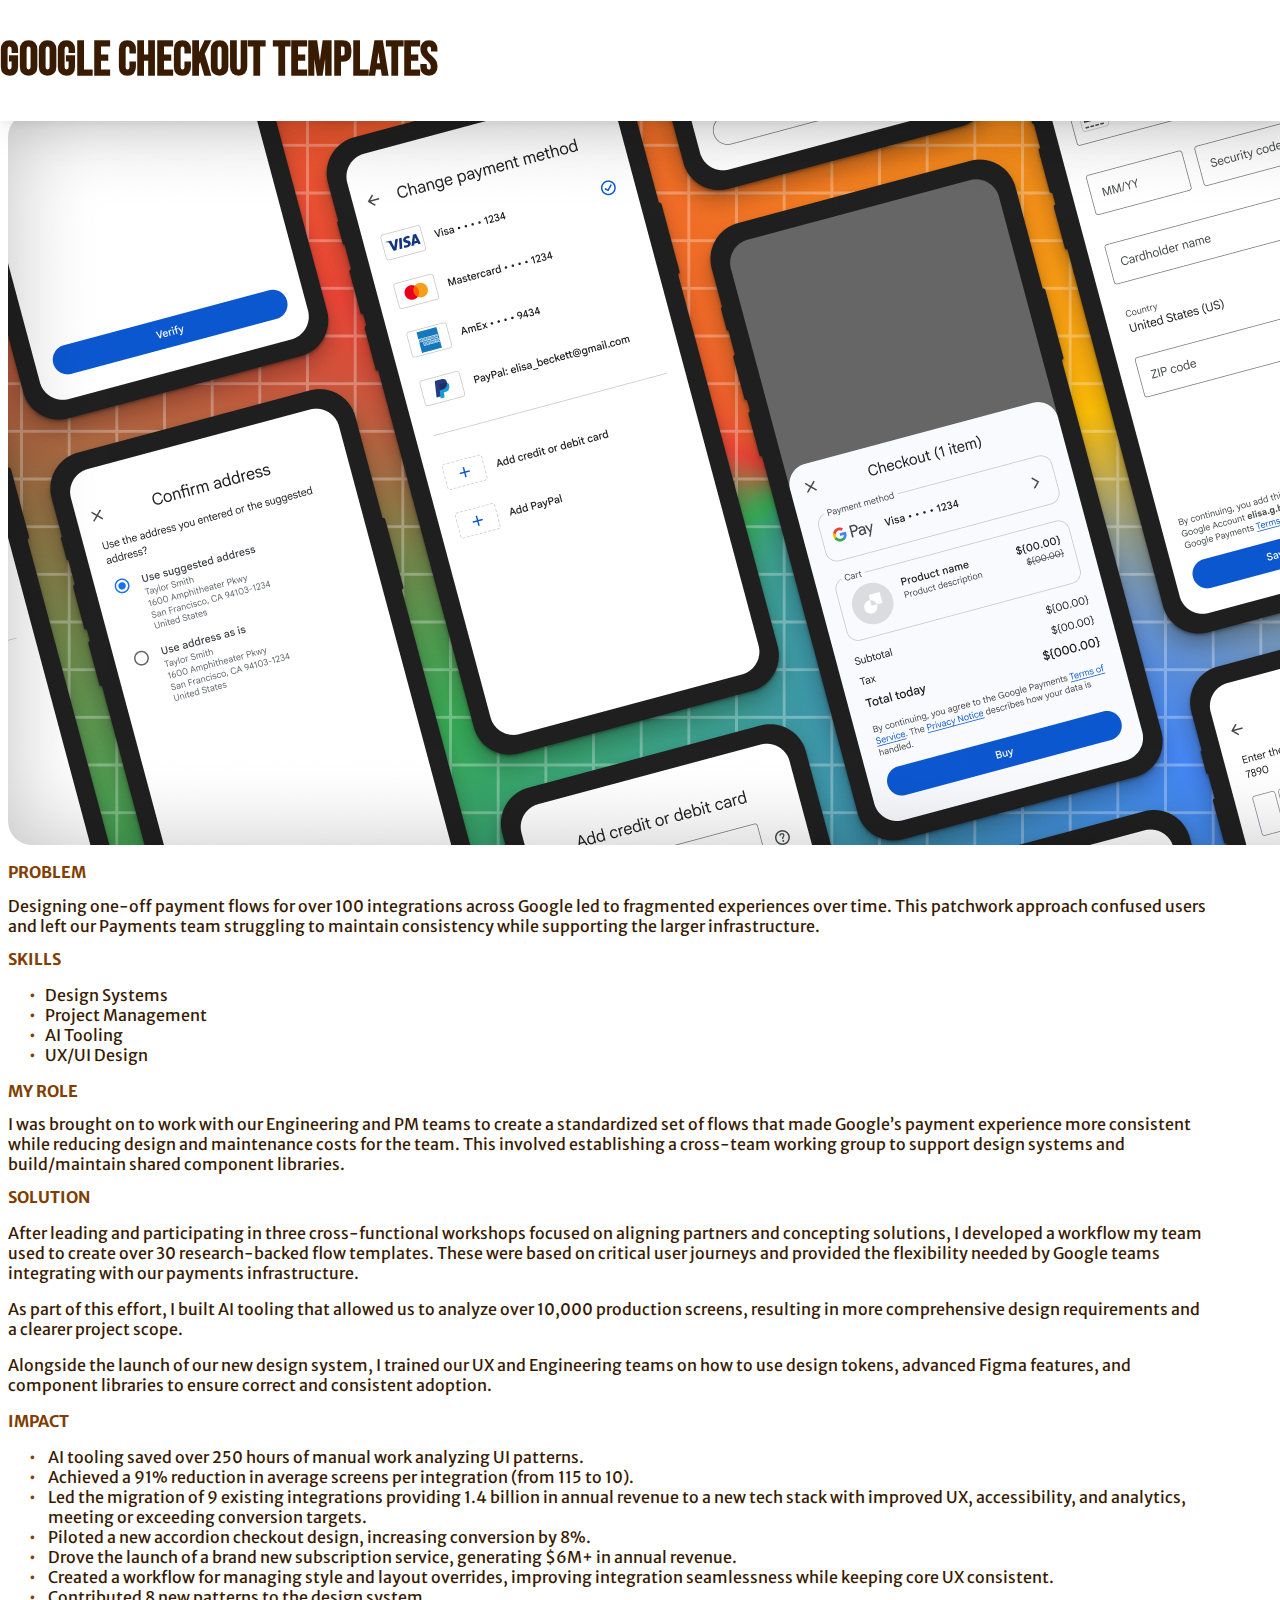
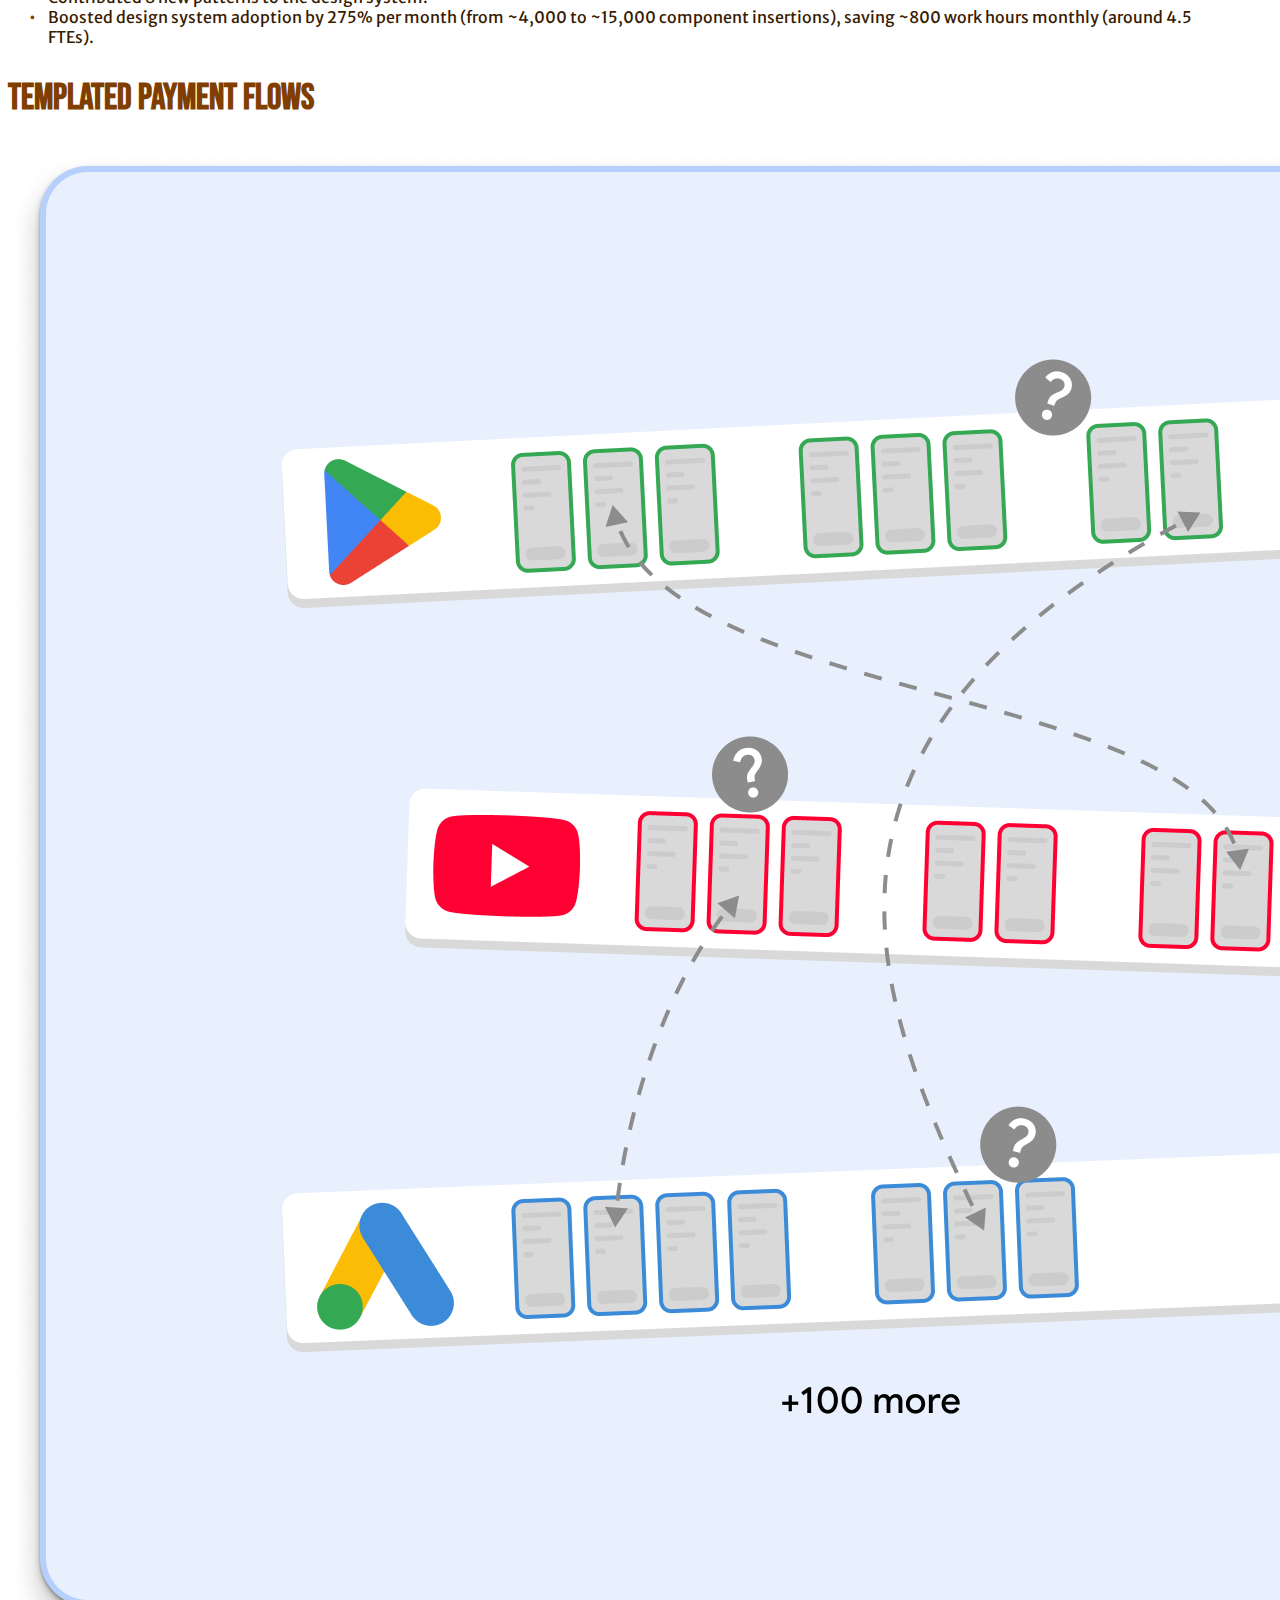
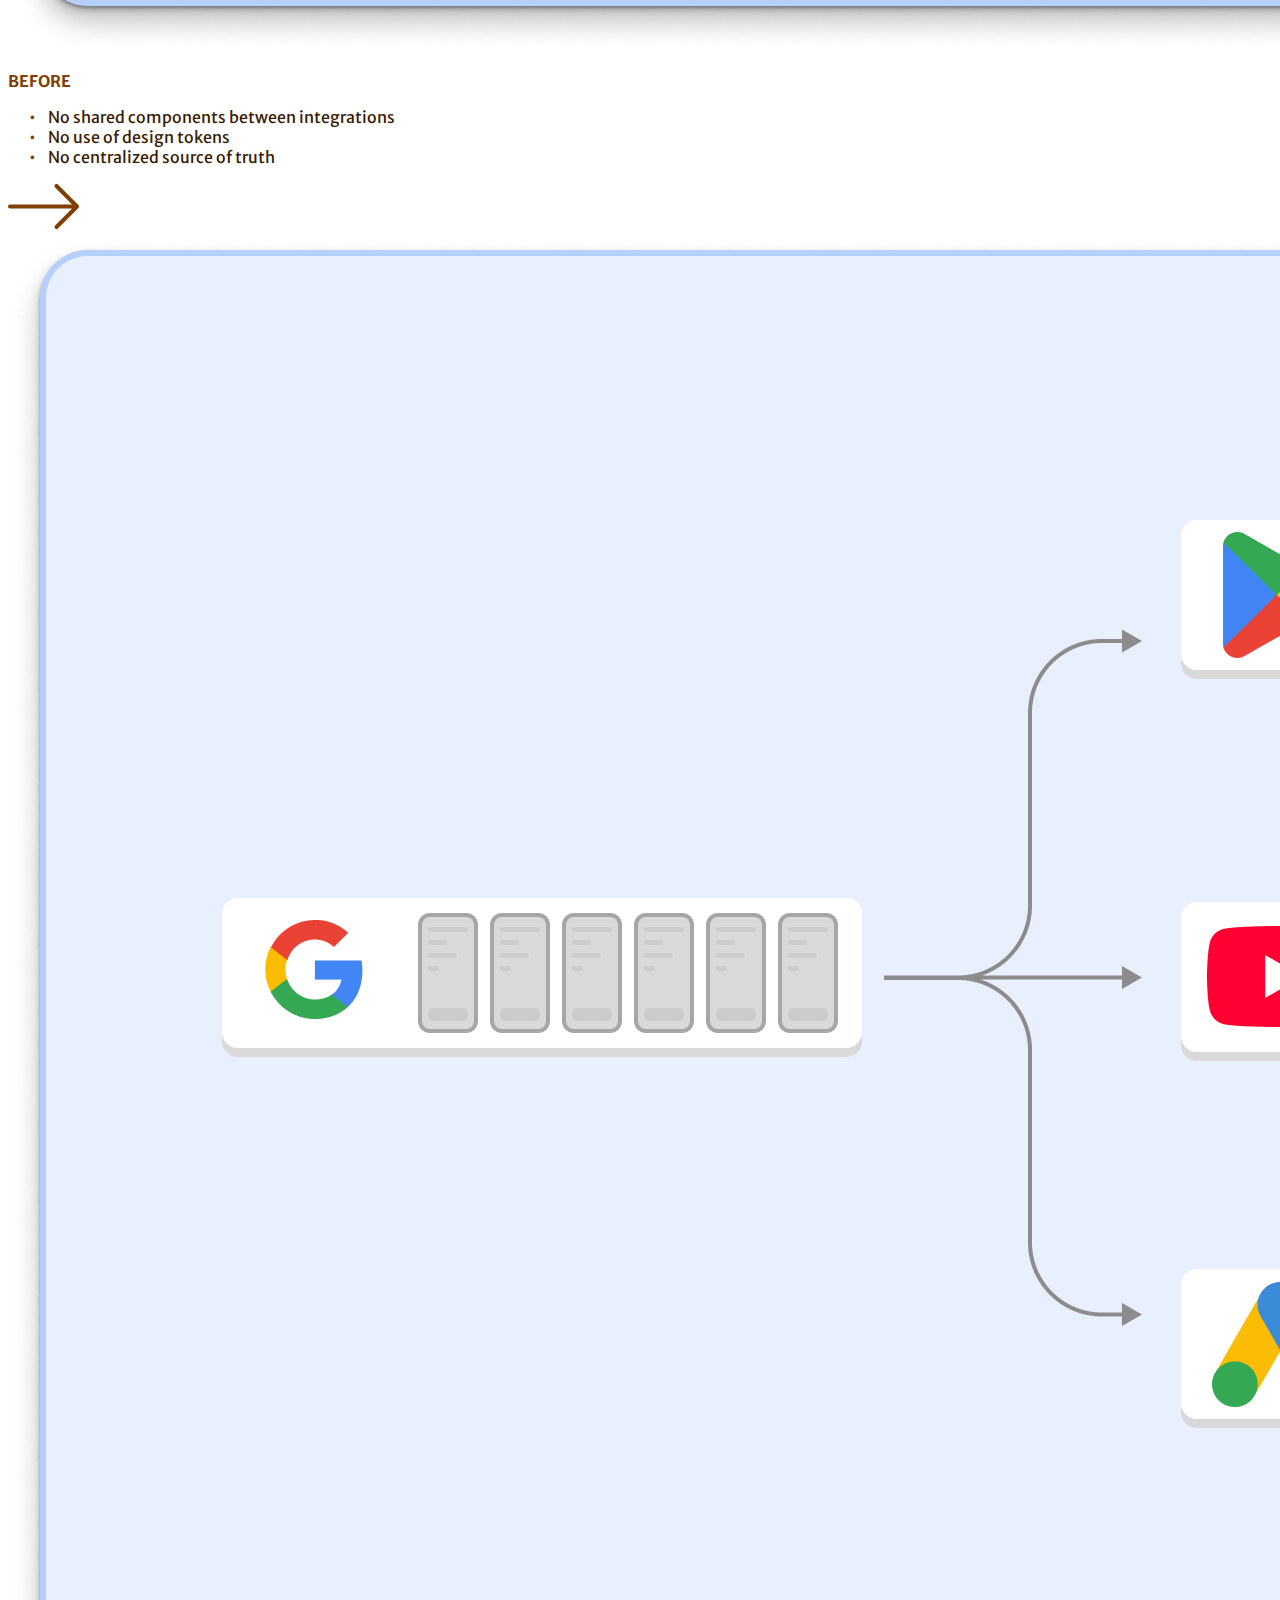
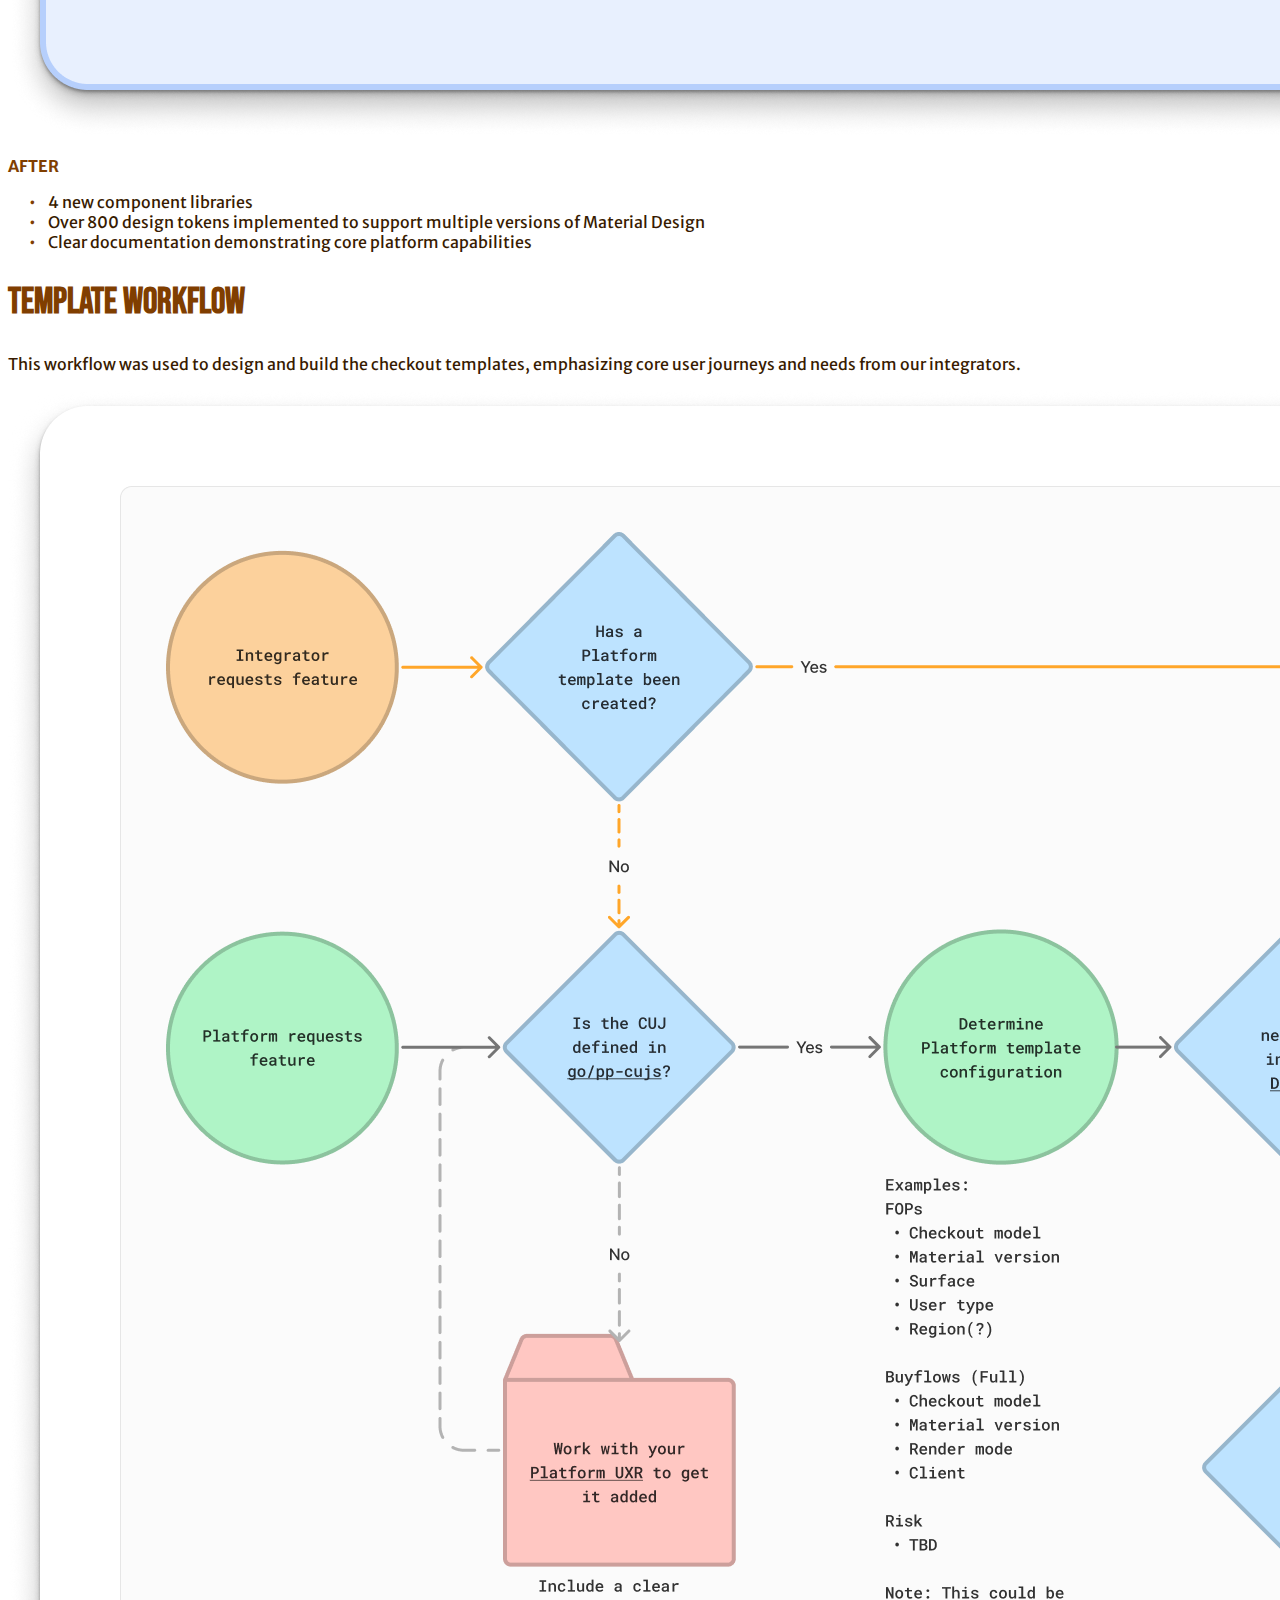
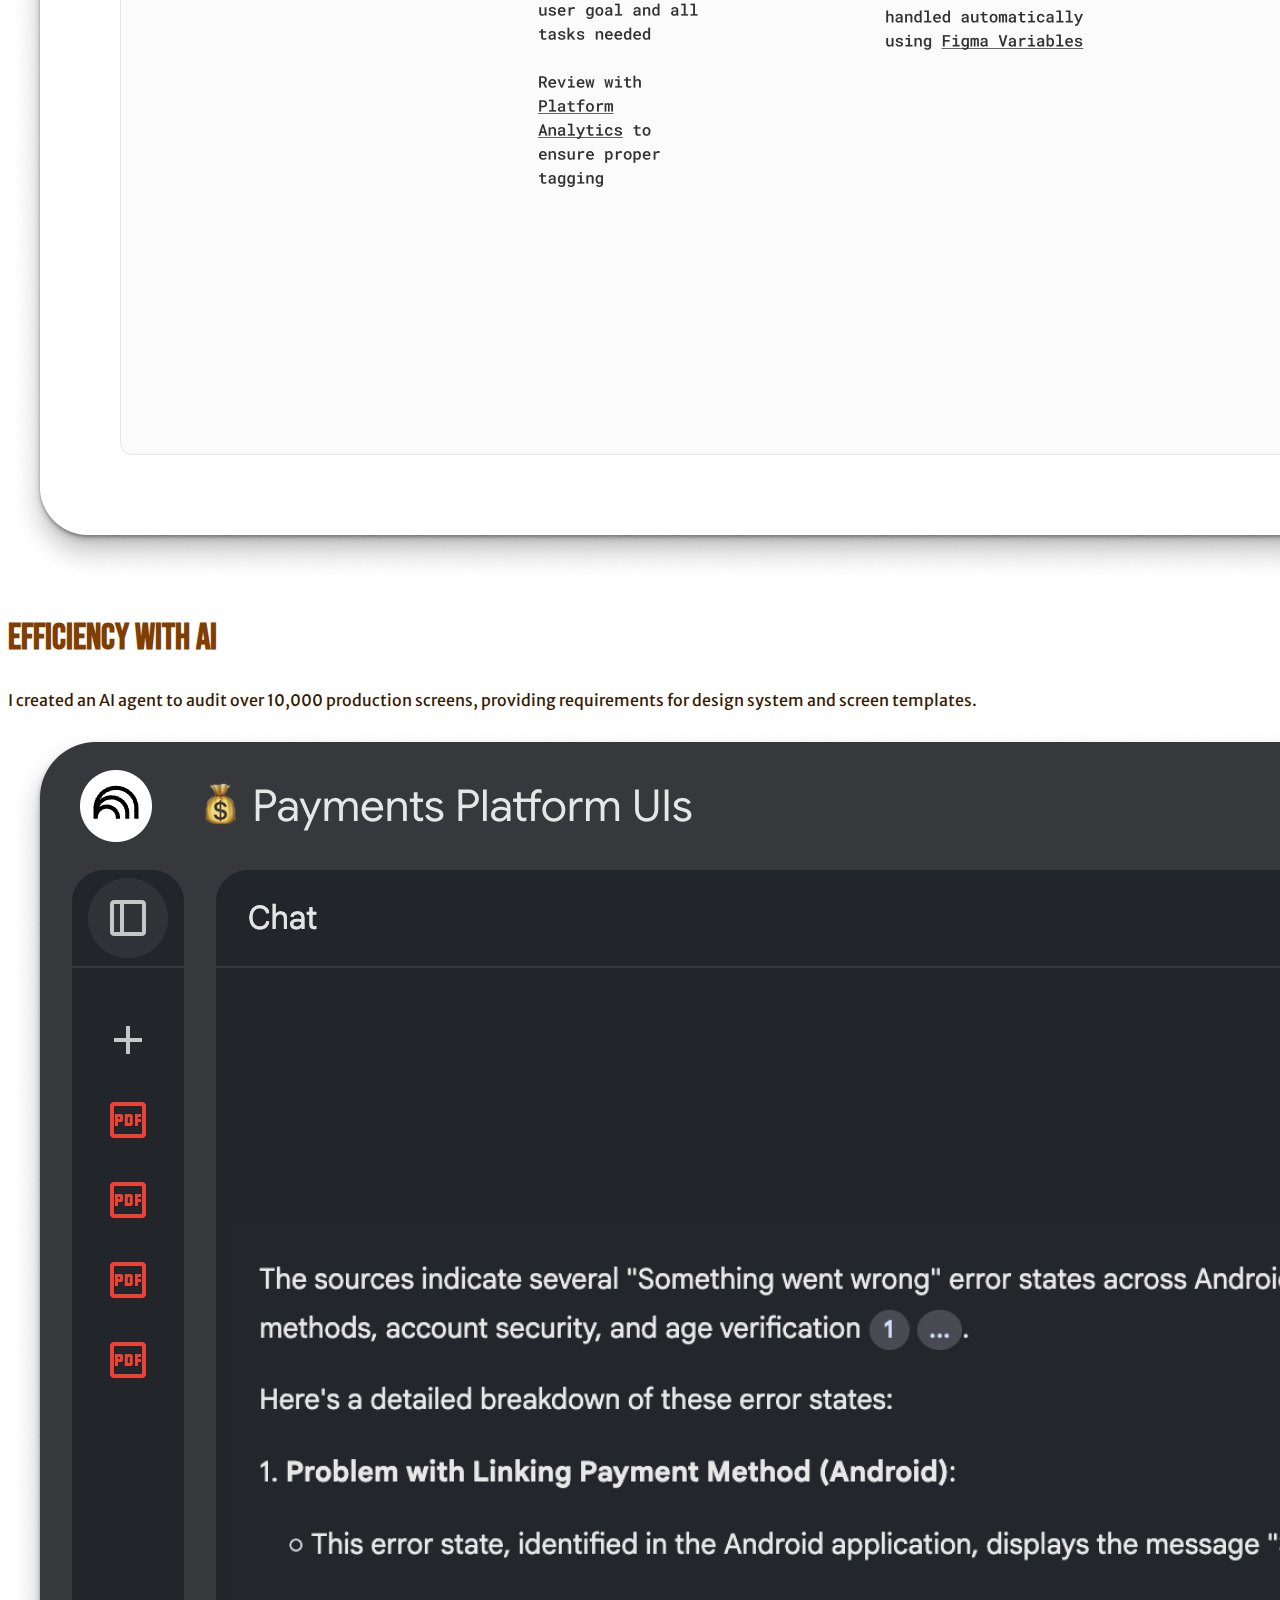
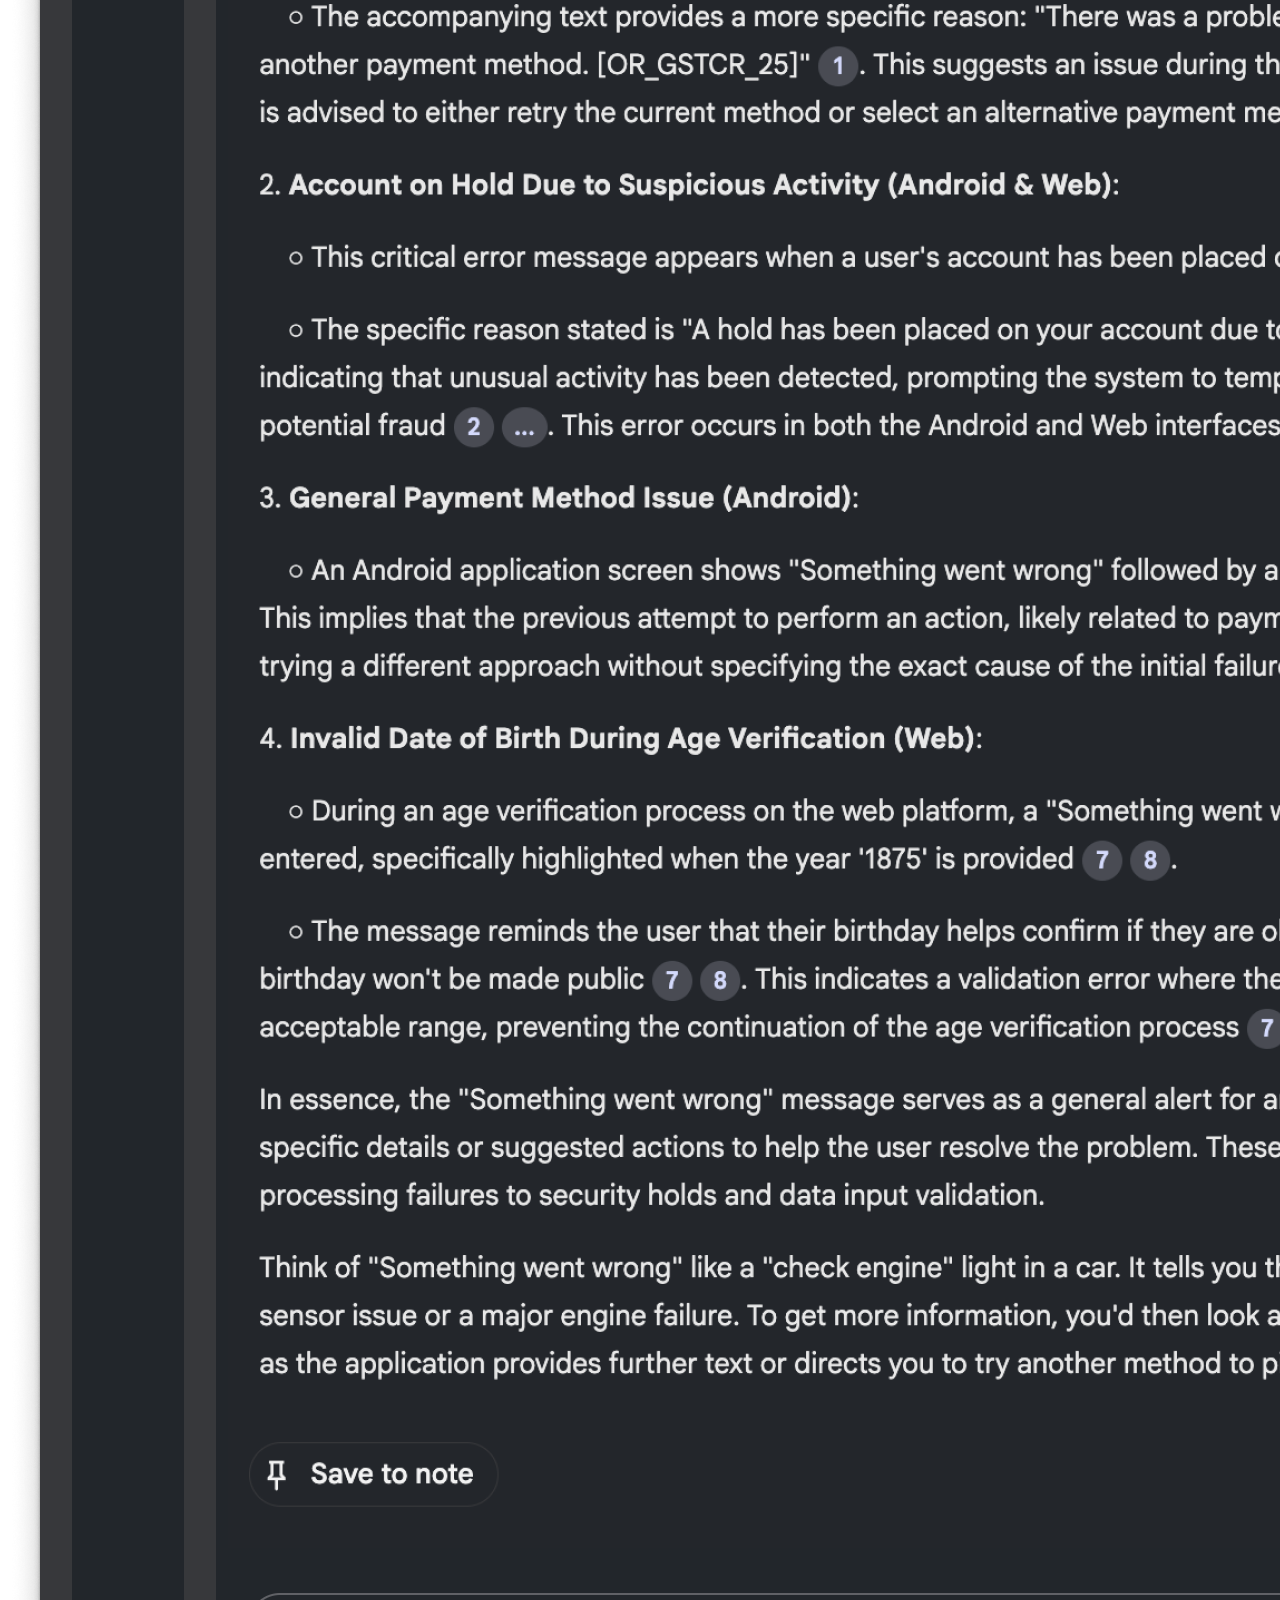
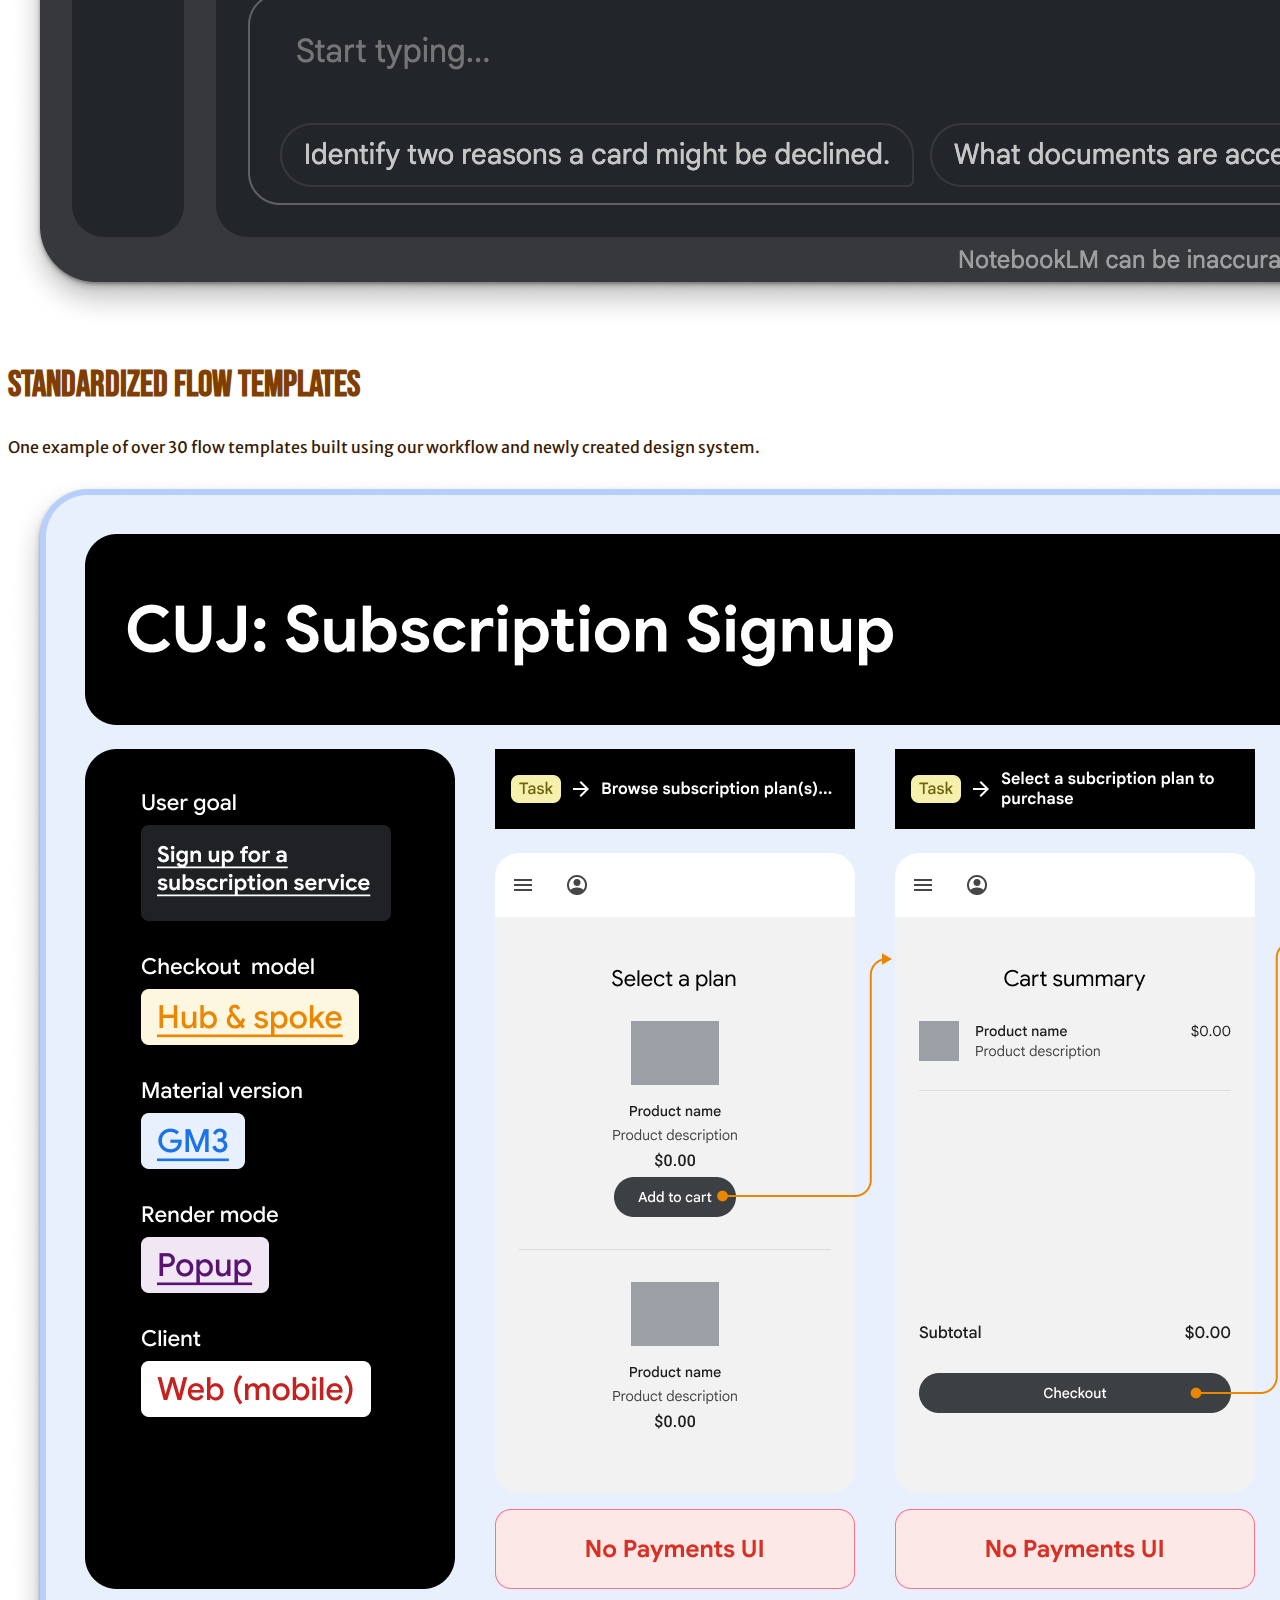
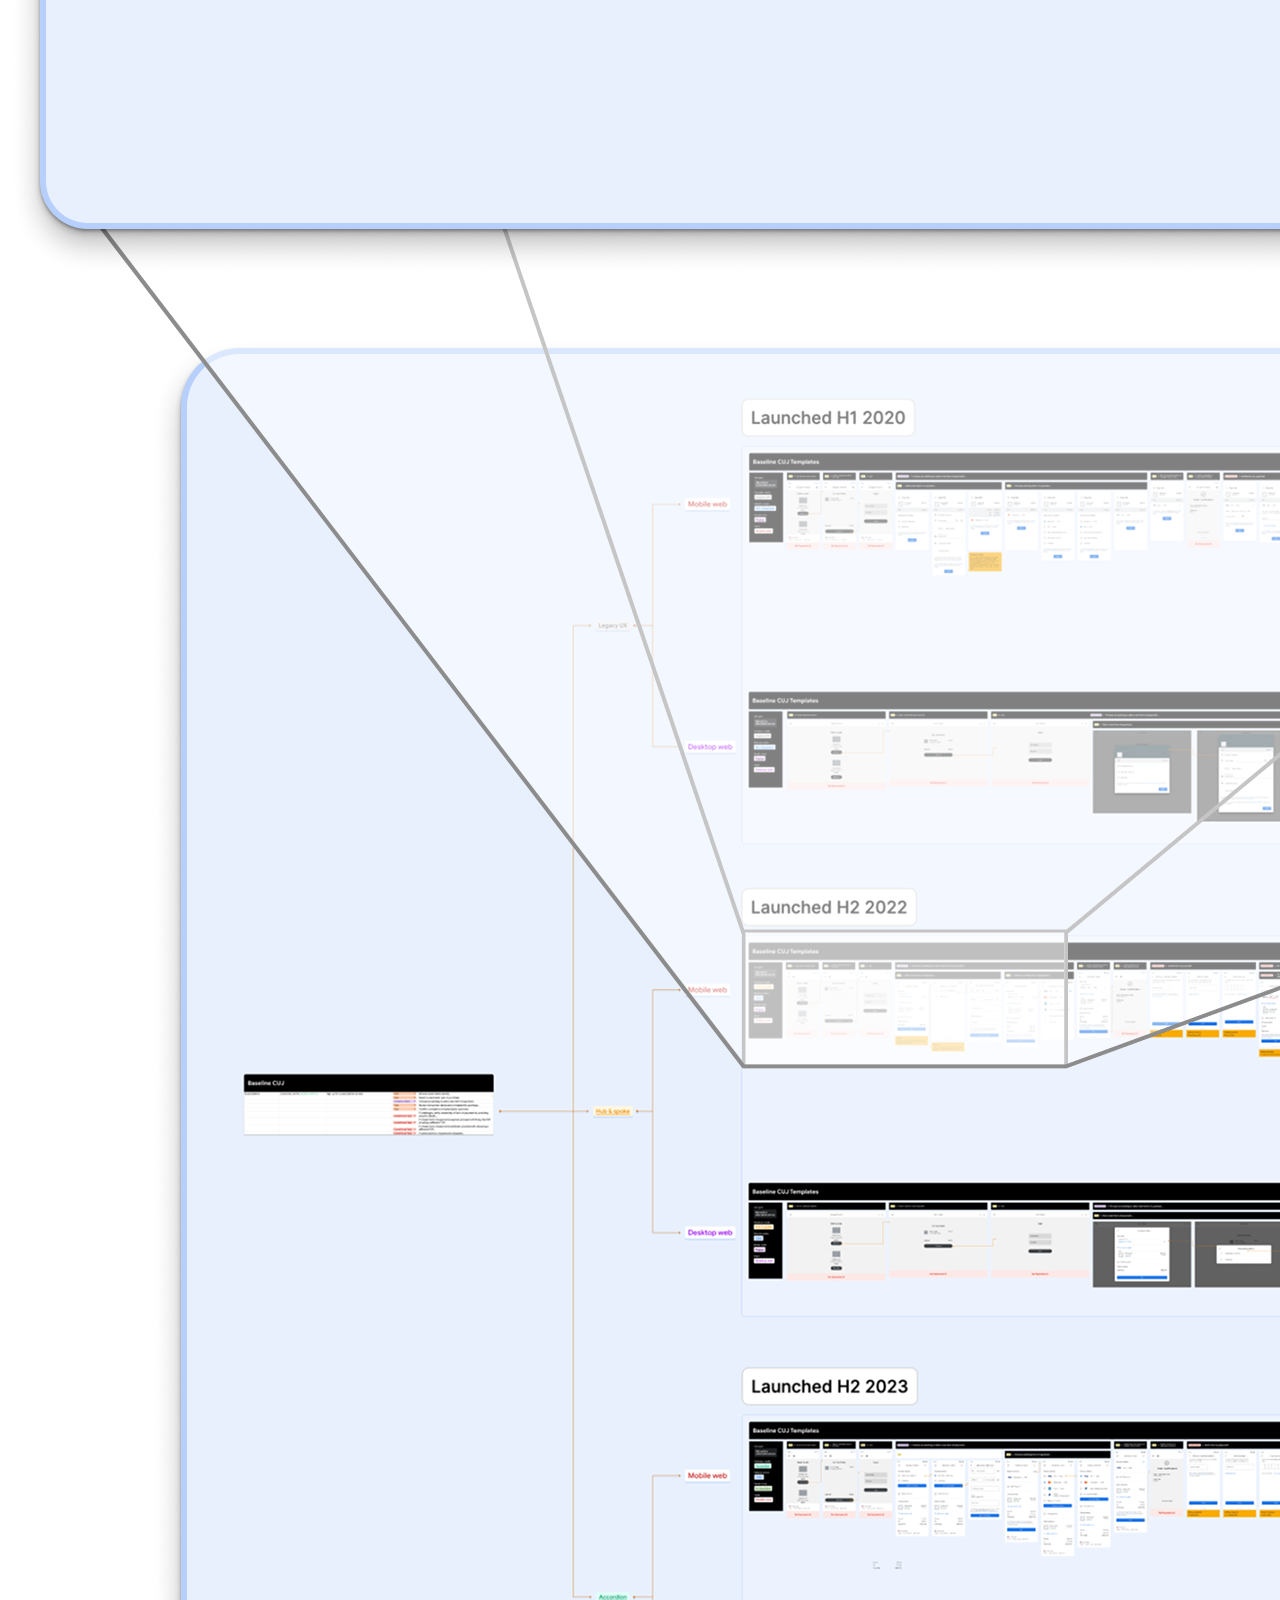
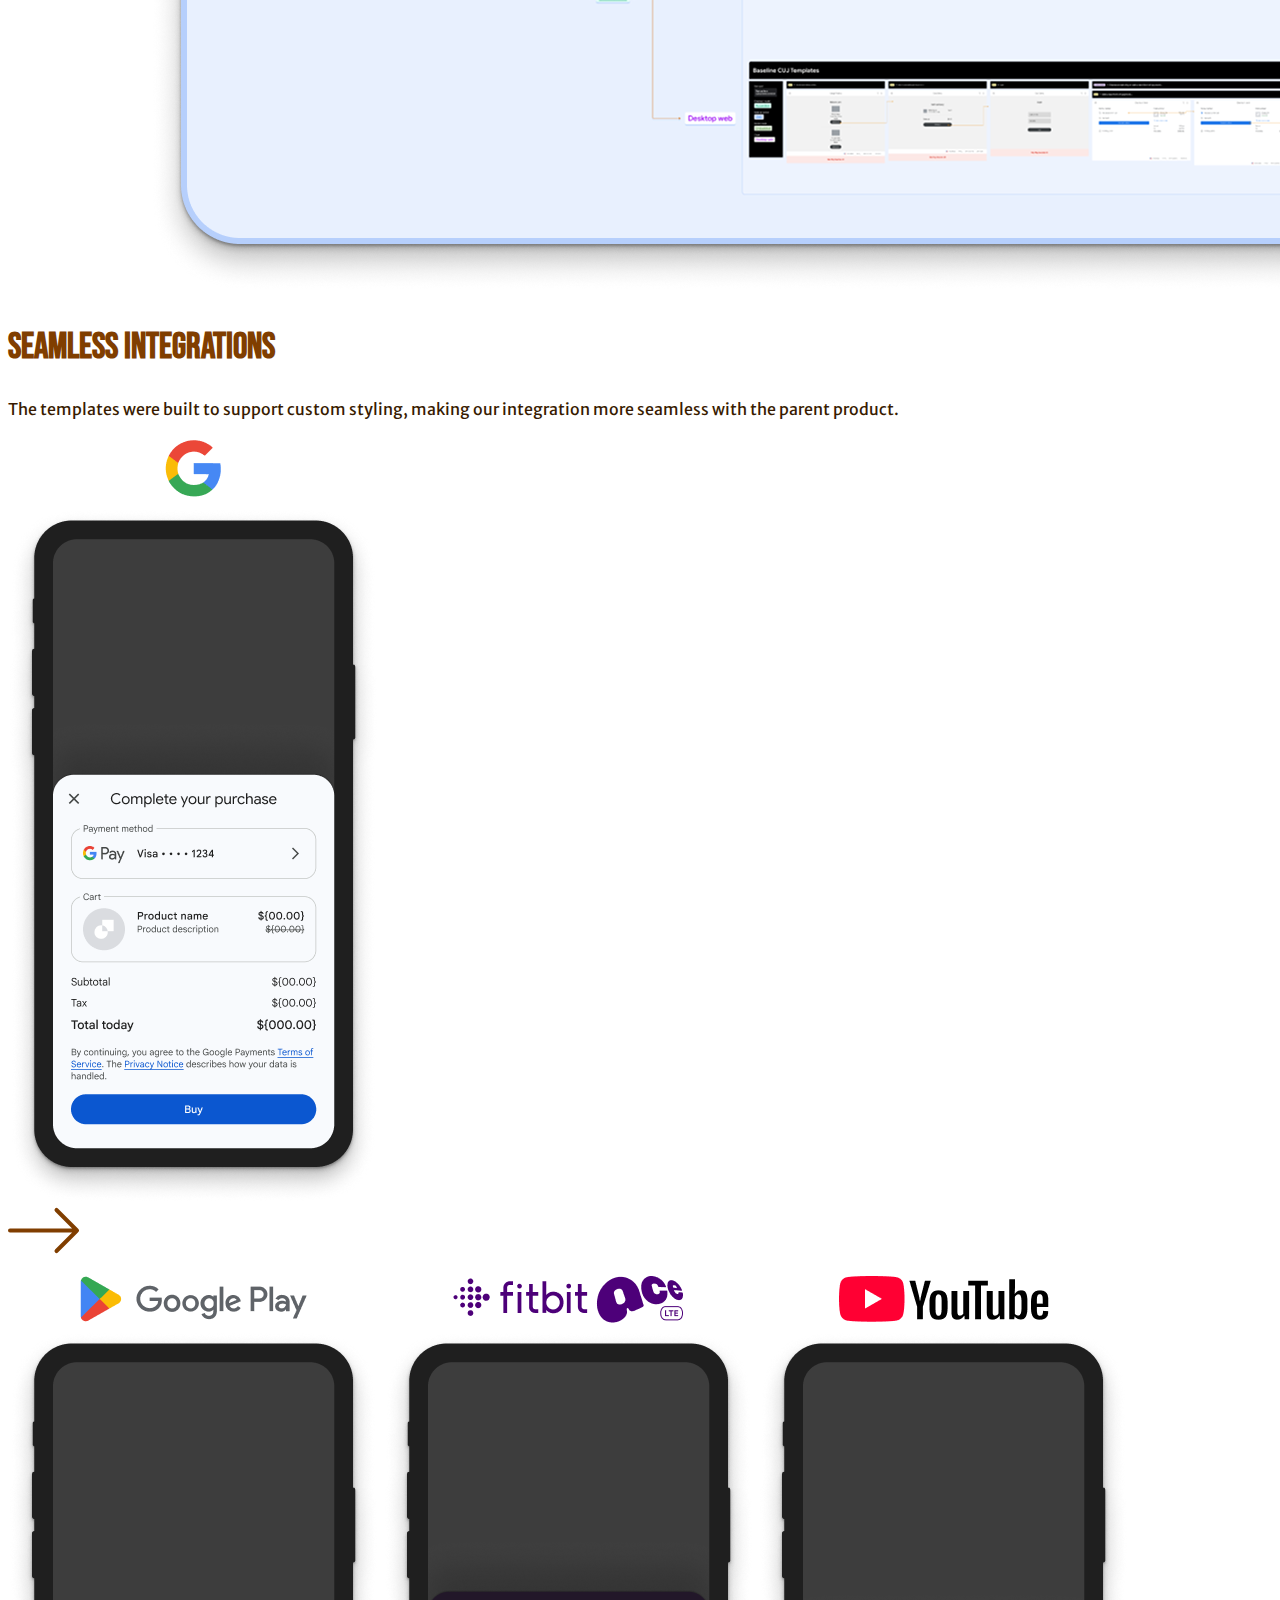
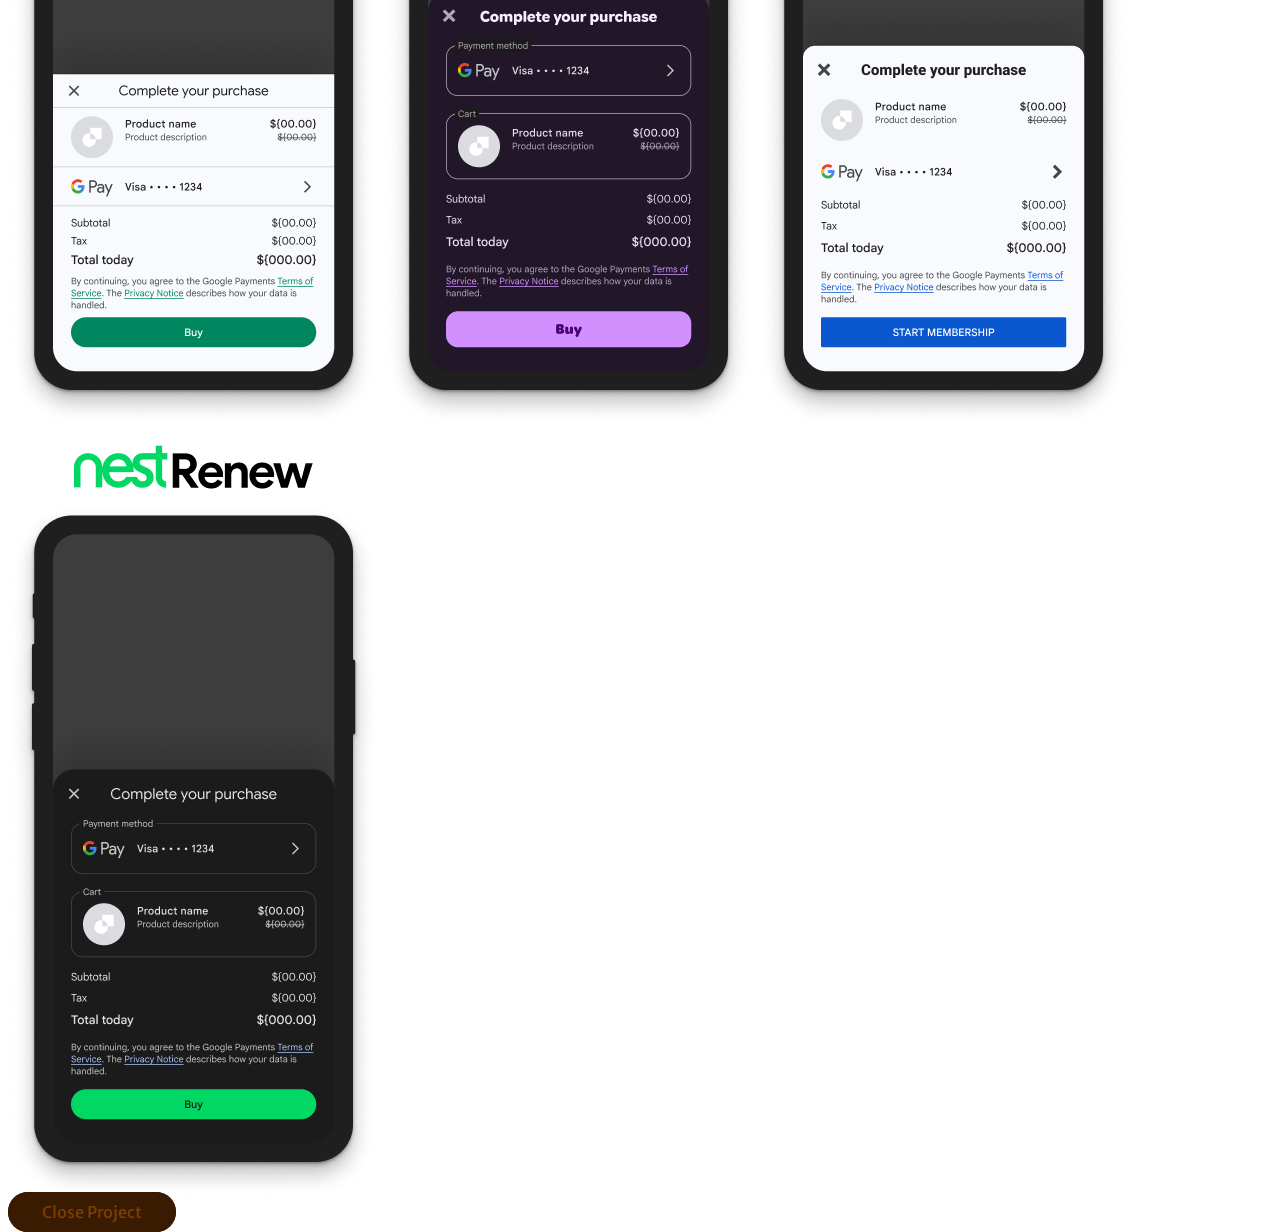
<file: projects/checkouttemplates.html>
<!DOCTYPE html>
<html lang="en">

<head>
    <meta charset="UTF-8">
    <meta name="viewport" content="width=device-width, initial-scale=1.0">
    <meta http-equiv="X-UA-Compatible" content="ie=edge">
    <link href="https://cdn.jsdelivr.net/npm/bootstrap@5.0.0-beta2/dist/css/bootstrap.min.css" rel="stylesheet"
        integrity="sha384-BmbxuPwQa2lc/FVzBcNJ7UAyJxM6wuqIj61tLrc4wSX0szH/Ev+nYRRuWlolflfl" crossorigin="anonymous">
    <link rel="stylesheet" type="text/css" media="screen" href="/css/projects.css" />
    <link rel="preconnect" href="https://fonts.gstatic.com/" crossorigin>
    <link
        href="https://fonts.googleapis.com/css2?family=Bebas+Neue&family=Merriweather+Sans:ital,wght@0,300;0,400;0,500;0,600;0,700;0,800;1,300;1,400;1,500;1,600;1,700;1,800&family=Merriweather:ital,wght@0,300;0,400;0,700;0,900;1,300;1,400;1,700;1,900&display=swap"
        rel="stylesheet">
    <!-- Global site tag (gtag.js) - Google Analytics -->
    <script async src="https://www.googletagmanager.com/gtag/js?id=UA-53404618-1"></script>
    <script>
        window.dataLayer = window.dataLayer || [];

        function gtag() {
            dataLayer.push(arguments);
        }
        gtag('js', new Date());

        gtag('config', 'UA-53404618-1');
    </script>
    <link rel="icon" type="image/png" href="../favicon-16x16.png" sizes="16x16">
    <link rel="icon" type="image/png" href="../favicon-32x32.png" sizes="32x32">
    <title>Standard Jonny</title>
    <meta name="robots" content="noindex">
</head>

<body>
    <div class="modal-dialog modal-fullscreen">
        <div class="modal-content">
            <div class="modal-header">
                <div class="col-12 d-flex justify-content-center">
                    <div class="col-12 col-lg-10 d-flex align-items-center header-content">
                        <h1 class="modal-title">Google Checkout Templates</h1>
                        <a class="btn-close" href="/index.html"></a>
                    </div>
                </div>
            </div>
            <div class="modal-body w-100 d-flex justify-content-center">
                <div class="container-fluid">
                    <img class="col-12 mt-0 mt-md-3 round-corners" src="/images/project-images/payments-hero.png">
                    <div class="col-12 d-flex justify-content-center">
                        <div class="col-12 col-lg-8">
                            <div class="row mt-5 mb-5">
                                <h2 class="modal-subhead">Problem</h2>
                                <div class="col-12">
                                    Designing one-off payment flows for over 100 integrations across Google led to fragmented experiences over time. This patchwork approach confused users and left our Payments team struggling to maintain consistency while supporting the larger infrastructure.
                                </div>
                            </div>
                            <div class="row">
                                <div class="col-12 col-md-4 mb-5">
                                    <h2 class="modal-subhead">Skills</h2>
                                    <div class="col-12">
                                        <ul>
                                            <li>Design Systems</li>
                                            <li>Project Management</li>
                                            <li>AI Tooling</li>
                                            <li>UX/UI Design</li>
                                        </ul>
                                    </div>
                                </div>
                                <div class="col-12 col-md-8 mb-5">
                                    <h2 class="col-12 modal-subhead">My Role</h2>
                                    <div class="col-12">
                                        I was brought on to work with our Engineering and PM teams to create a standardized set of flows that made Google’s payment experience more consistent while reducing design and maintenance costs for the team. This involved establishing a cross-team working group to support design systems and build/maintain shared component libraries.
                                    </div>
                                </div>
                            </div>
                            <div class="row mb-5">
                                <h2 class="modal-subhead">Solution</h2>
                                <div class="col-12">
                                    <p>
                                        After leading and participating in three cross-functional workshops focused on aligning partners and concepting solutions, I developed a workflow my team used to create over 30 research-backed flow templates. These were based on critical user journeys and provided the flexibility needed by Google teams integrating with our payments infrastructure.
                                    </p>
                                    <p>
                                        As part of this effort, I built AI tooling that allowed us to analyze over 10,000 production screens, resulting in more comprehensive design requirements and a clearer project scope.
                                    </p>                                    
                                    <p>
                                        Alongside the launch of our new design system, I trained our UX and Engineering teams on how to use design tokens, advanced Figma features, and component libraries to ensure correct and consistent adoption.
                                    </p>
                                </div>
                            </div>
                            <div class="row mb-5">
                                <h2 class="modal-subhead">Impact</h2>
                                <div class="col-12">
                                    <ul>
                                        <li class="mb-2">
                                            AI tooling saved over 250 hours of manual work analyzing UI patterns.
                                        </li>
                                        <li class="mb-2">
                                            Achieved a 91% reduction in average screens per integration (from 115 to 10).
                                        </li>
                                        <li class="mb-2">
                                            Led the migration of 9 existing integrations providing 1.4 billion in annual revenue to a new tech stack with improved UX, accessibility, and analytics, meeting or exceeding conversion targets.
                                        </li>                                        
                                        <li class="mb-2">
                                            Piloted a new accordion checkout design, increasing conversion by 8%.
                                        </li>
                                        <li class="mb-2">
                                            Drove the launch of a brand new subscription service, generating $6M+ in annual revenue.
                                        </li>
                                         <li class="mb-2">
                                            Created a workflow for managing style and layout overrides, improving integration seamlessness while keeping core UX consistent.
                                        </li>
                                        <li class="mb-2">
                                            Contributed 8 new patterns to the design system.
                                        </li>
                                        <li class="mb-2">
                                            Boosted design system adoption by 275% per month (from ~4,000 to ~15,000 component insertions), saving ~800 work hours monthly (around 4.5 FTEs).
                                        </li>                                        
                                    </ul>
                                </div>
                            </div>
                        </div>
                    </div>
                    <div class="row py-5 mb-5 d-flex justify-content-center payments-image-container">
                        <h2 class="mb-4 col-12 text-center project-title">Templated payment flows</h2>
                        <div class="col-10 col-sm-5 col-lg-5 d-flex flex-column">
                            <div class="col-12 d-flex justify-content-center mb-4">
                                <img class="col-12" src="/images/project-images/payments-overview-before.png">
                            </div>                            
                            <div class="d-flex flex-column px-0 px-md-5 w-auto">
                                <h2>Before</h2>
                                <ul>
                                    <li class="mb-2">
                                        No shared components between integrations
                                    </li>
                                    <li class="mb-2">
                                        No use of design tokens
                                    </li>
                                    <li class="mb-2">
                                        No centralized source of truth
                                    </li>
                                </ul>
                            </div>
                        </div>
                        <div class="col-1 d-none d-sm-block">
                            <div class="h-75 d-flex align-content-center">
                                <img class="w-100" src="/images/icon-arrow.svg" alt="">
                            </div>
                        </div>
                        <div class="col-10 col-sm-5 col-lg-5 d-flex flex-column">
                            <div class="col-12 d-flex justify-content-center mb-4">
                                <img class="col-12" src="/images/project-images/payments-overview-after.png">
                            </div>                            
                            <div class="d-flex flex-column px-0 px-md-5 w-auto">
                                <h2>After</h2>
                                <ul>
                                    <li class="mb-2">
                                        4 new component libraries
                                    </li>
                                    <li class="mb-2">
                                        Over 800 design tokens implemented to support multiple versions of Material Design
                                    </li>
                                    <li class="mb-2">
                                        Clear documentation demonstrating core platform capabilities 
                                    </li>
                                </ul>
                            </div>
                        </div>
                    </div>
                    <div class="row py-5 mb-5 d-flex justify-content-center payments-image-container">
                        <h2 class="mb-3 col-12 text-center project-title">Template Workflow</h2>
                        <p class="col-11 text-center mt-0 mb-3">
                             This workflow was used to design and build the checkout templates, emphasizing core user journeys and needs from our integrators.
                        </p>
                        <img class="col-12 col-lg-10 h-100" src="/images/project-images/payments-workflow.png">
                    </div>
                    <div class="row py-5 mb-5 d-flex justify-content-center payments-image-container">
                        <h2 class="mb-3 col-12 text-center project-title">Efficiency with AI</h2>
                        <p class="col-10 text-center mt-0 mb-3">
                            I created an AI agent to audit over 10,000 production screens, providing requirements for design system and screen templates.
                        </p>
                        <img class="col-12 col-lg-10 h-100" src="/images/project-images/payments-AIresponsedetail.png">
                    </div>
                    <div class="row py-5 mb-5 d-flex justify-content-center payments-image-container">
                        <h2 class="mb-3 col-12 text-center project-title">Standardized Flow Templates</h2>
                        <p class="col-10 text-center mt-0 mb-3">
                            One example of over 30 flow templates built using our workflow and newly created design system.
                        </p>
                        <img class="col-12 col-lg-10 h-100" src="/images/project-images/payments-template.png">
                    </div>
                    <div class="row py-5 mb-5 d-flex justify-content-center payments-image-container">
                        <h2 class="mb-3 col-12 text-center project-title">Seamless Integrations</h2>
                        <p class="col-10 text-center mt-0 mb-4">
                            The templates were built to support custom styling, making our integration more seamless with the parent product.
                        </p>
                        <div class="col-10 col-sm-5 col-lg-5 d-flex flex-column">
                            <div class="col-12 d-flex justify-content-center">
                                <img class="" src="/images/project-images/payments-overrides-default.png">
                            </div>
                        </div>
                        <div class="col-1 d-none d-sm-block">
                            <div class="h-100 d-flex align-content-center">
                                <img class="w-100" src="/images/icon-arrow.svg" alt="">
                            </div>
                        </div>
                        <div class="col-10 col-sm-5 col-lg-5 d-flex flex-column carousel">
                            <div class="col-12 d-flex justify-content-center">
                                <img class="" src="/images/project-images/payments-overrides-play.png">
                                <img class="" src="/images/project-images/payments-overrides-fitbit.png">
                                <img class="" src="/images/project-images/payments-overrides-youtube.png">
                                <img class="" src="/images/project-images/payments-overrides-nest.png">
                            </div>
                        </div>
                    </div>
                </div>
            </div>
            <div class="modal-footer">
                <div class="col-12 d-flex justify-content-center">
                    <div class="d-flex flex-wrap align-items-center justify-content-center footer-content">
                        <a class="btn-secondary mx-1 mb-3" href="/index.html">Close Project</a>
                    </div>
                </div>
            </div>
        </div>
    </div>
    <script src="https://cdn.jsdelivr.net/npm/bootstrap@5.0.0-beta2/dist/js/bootstrap.bundle.min.js"
        integrity="sha384-b5kHyXgcpbZJO/tY9Ul7kGkf1S0CWuKcCD38l8YkeH8z8QjE0GmW1gYU5S9FOnJ0" crossorigin="anonymous">
    </script>
</body>

</html>
</file>
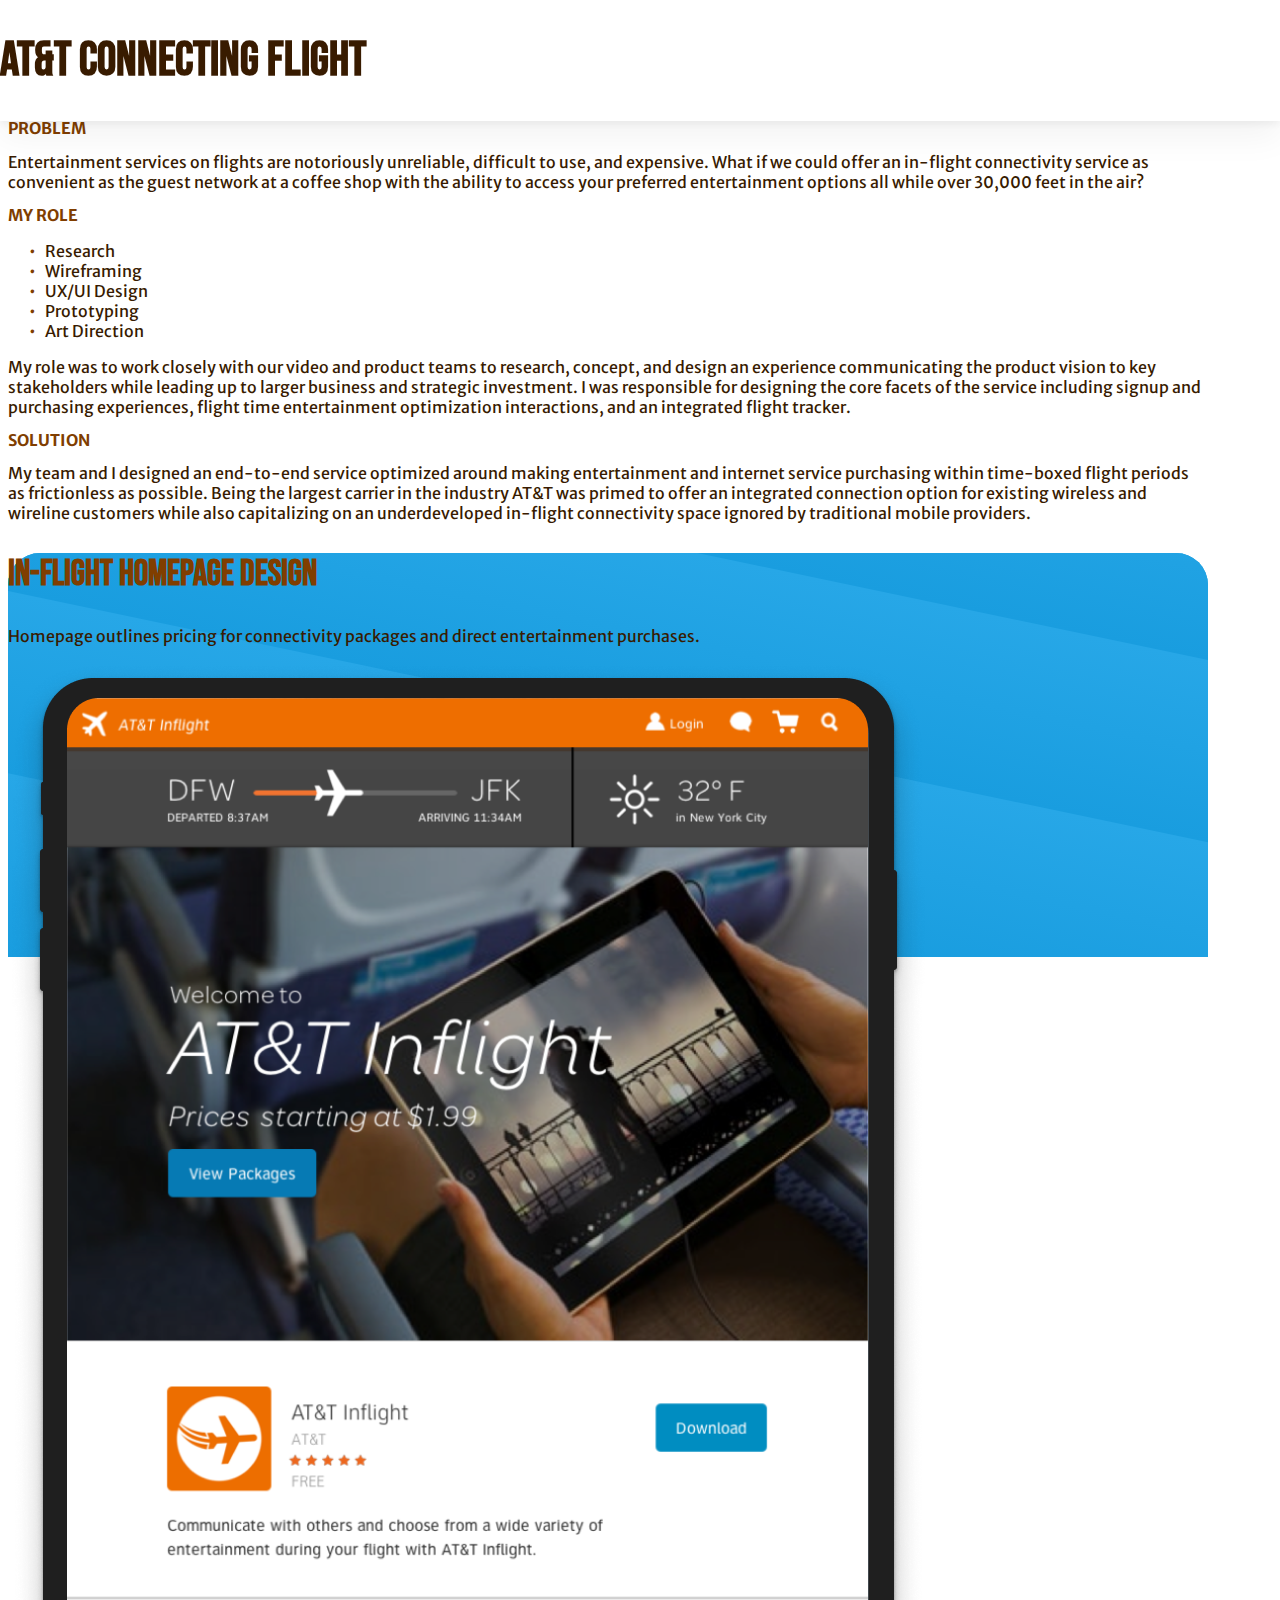
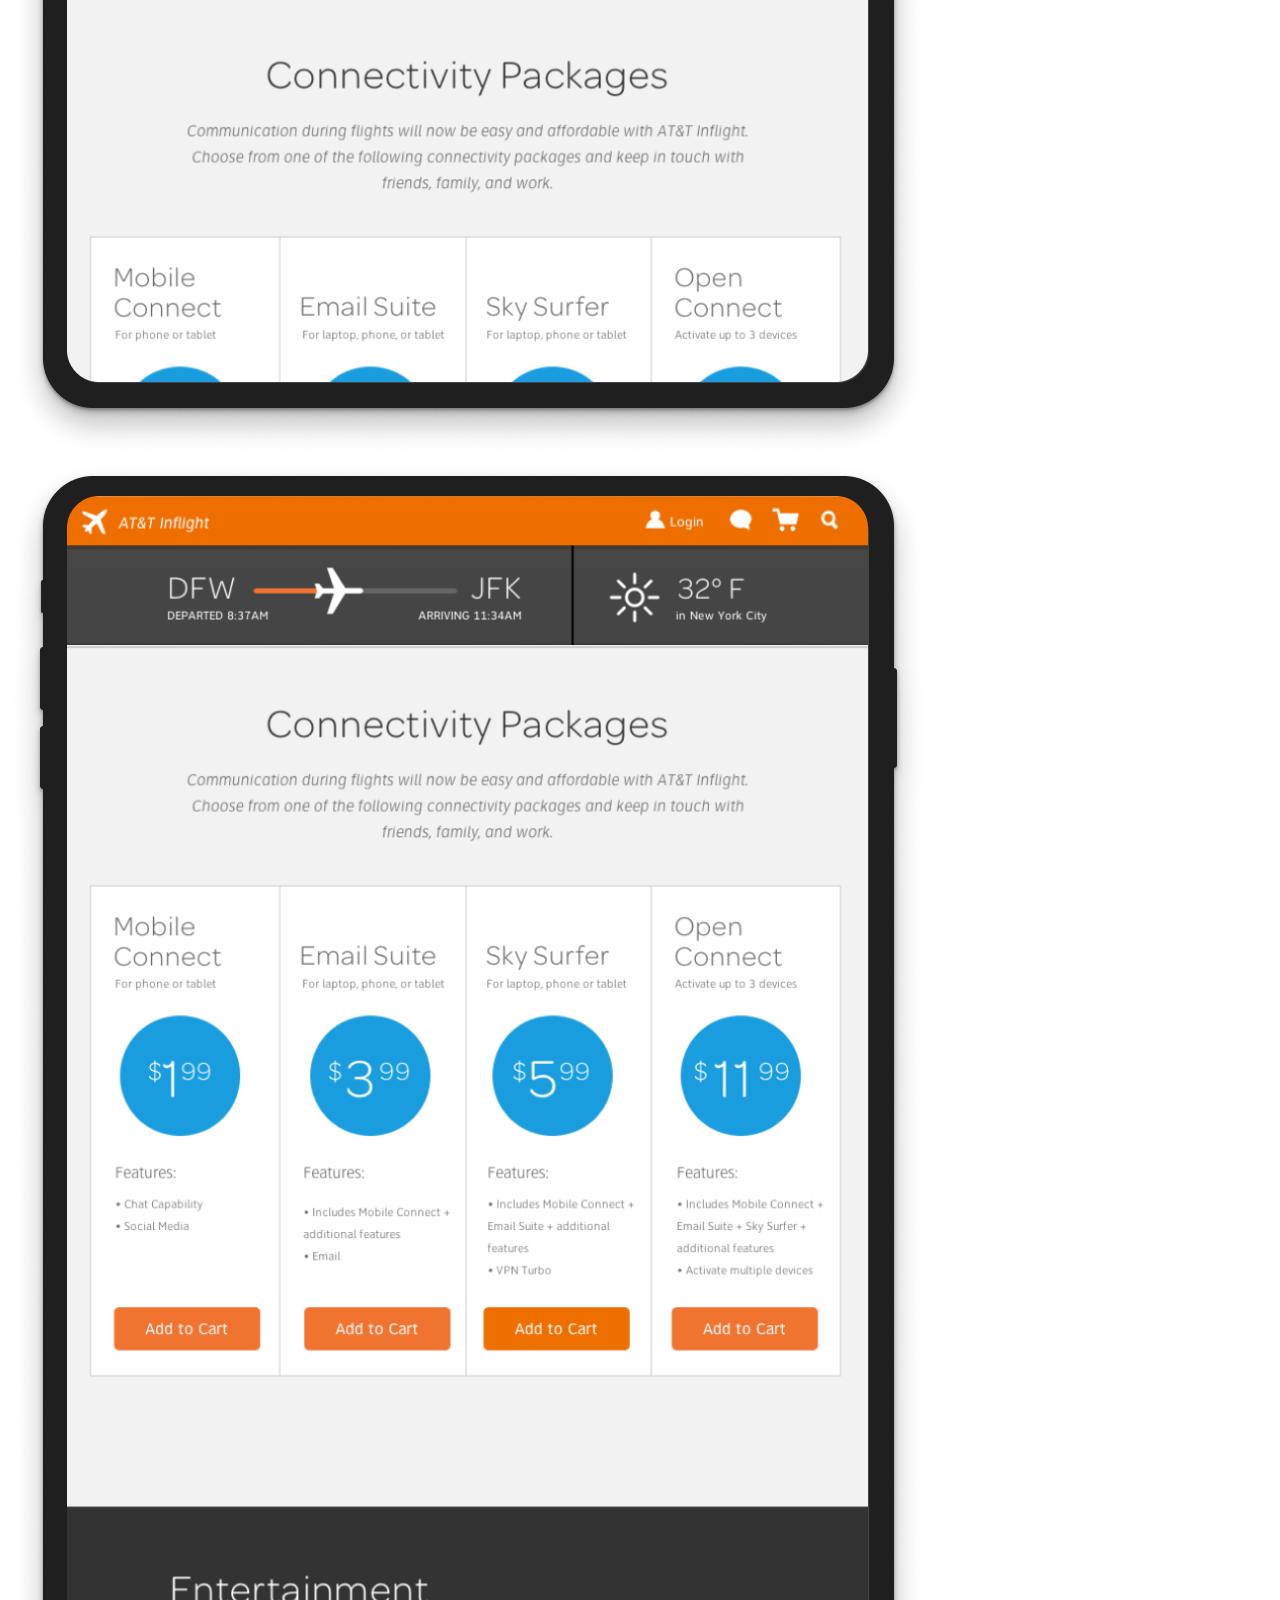
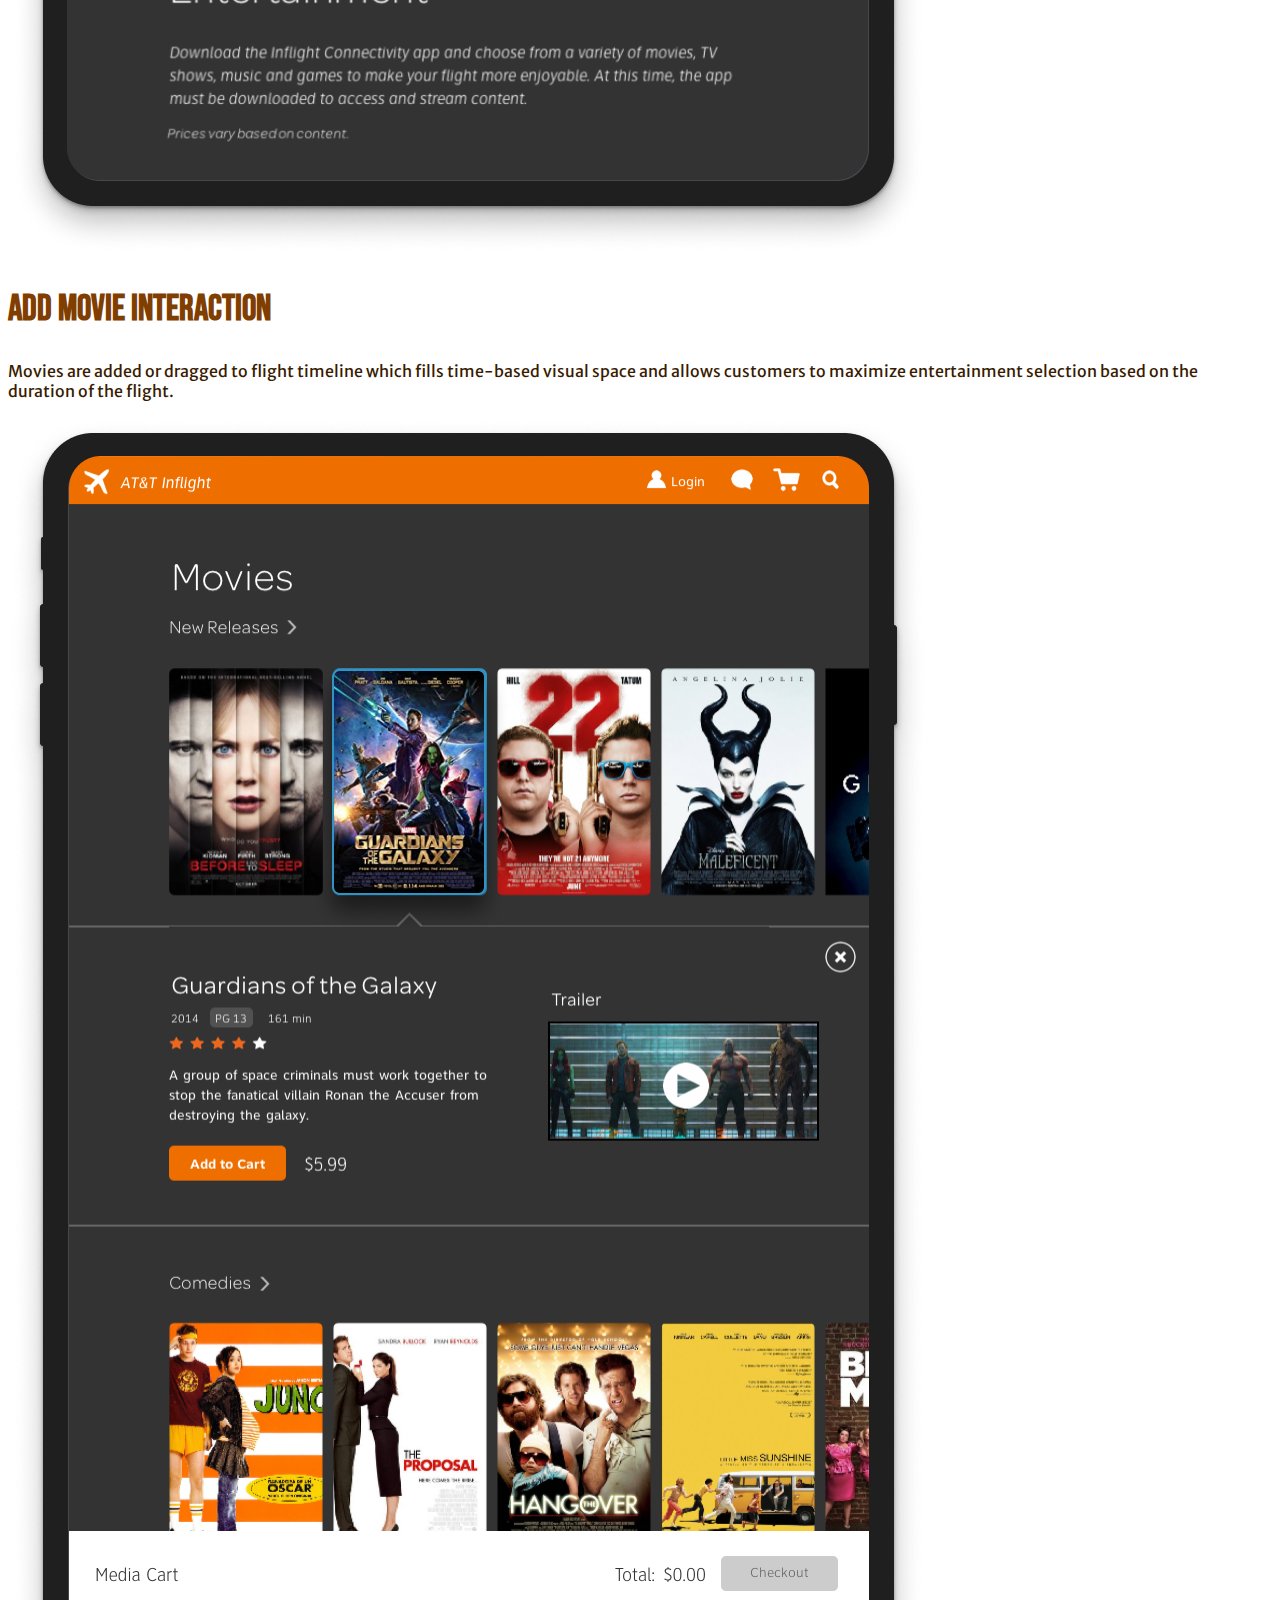
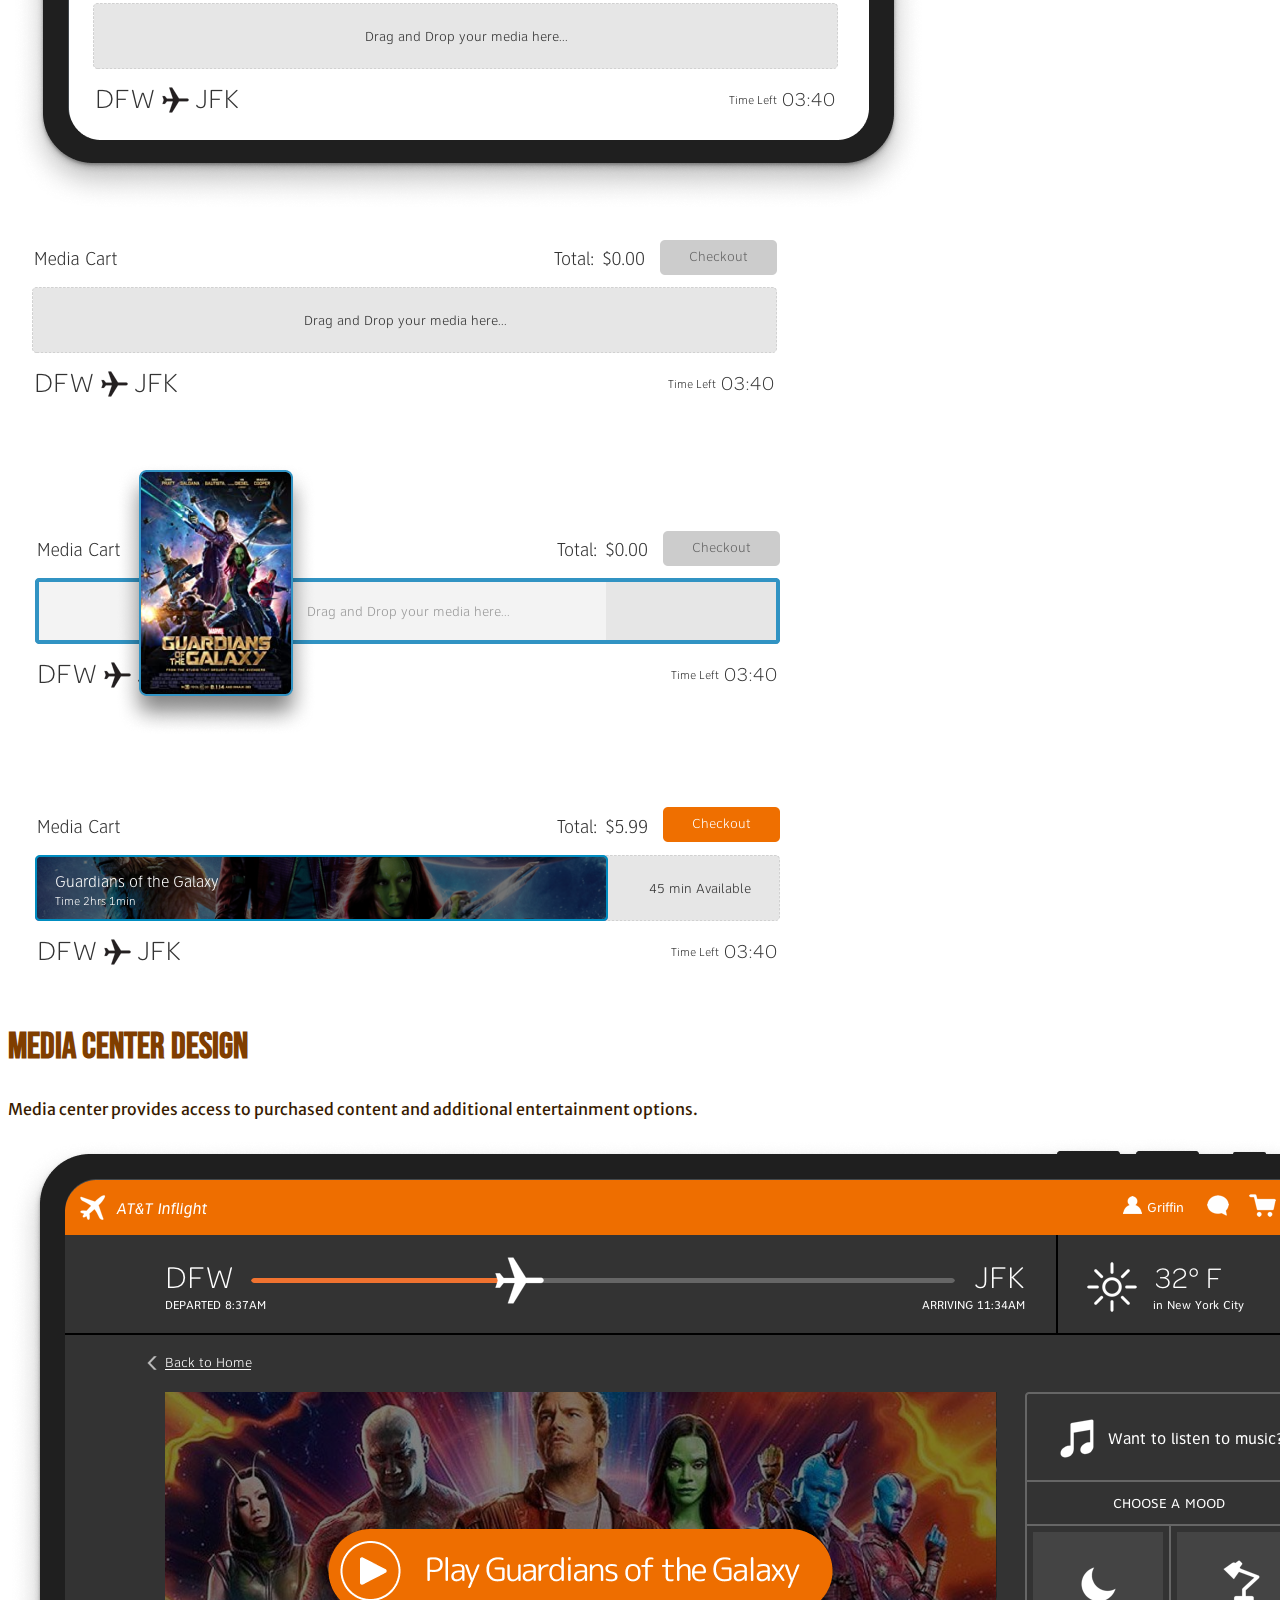
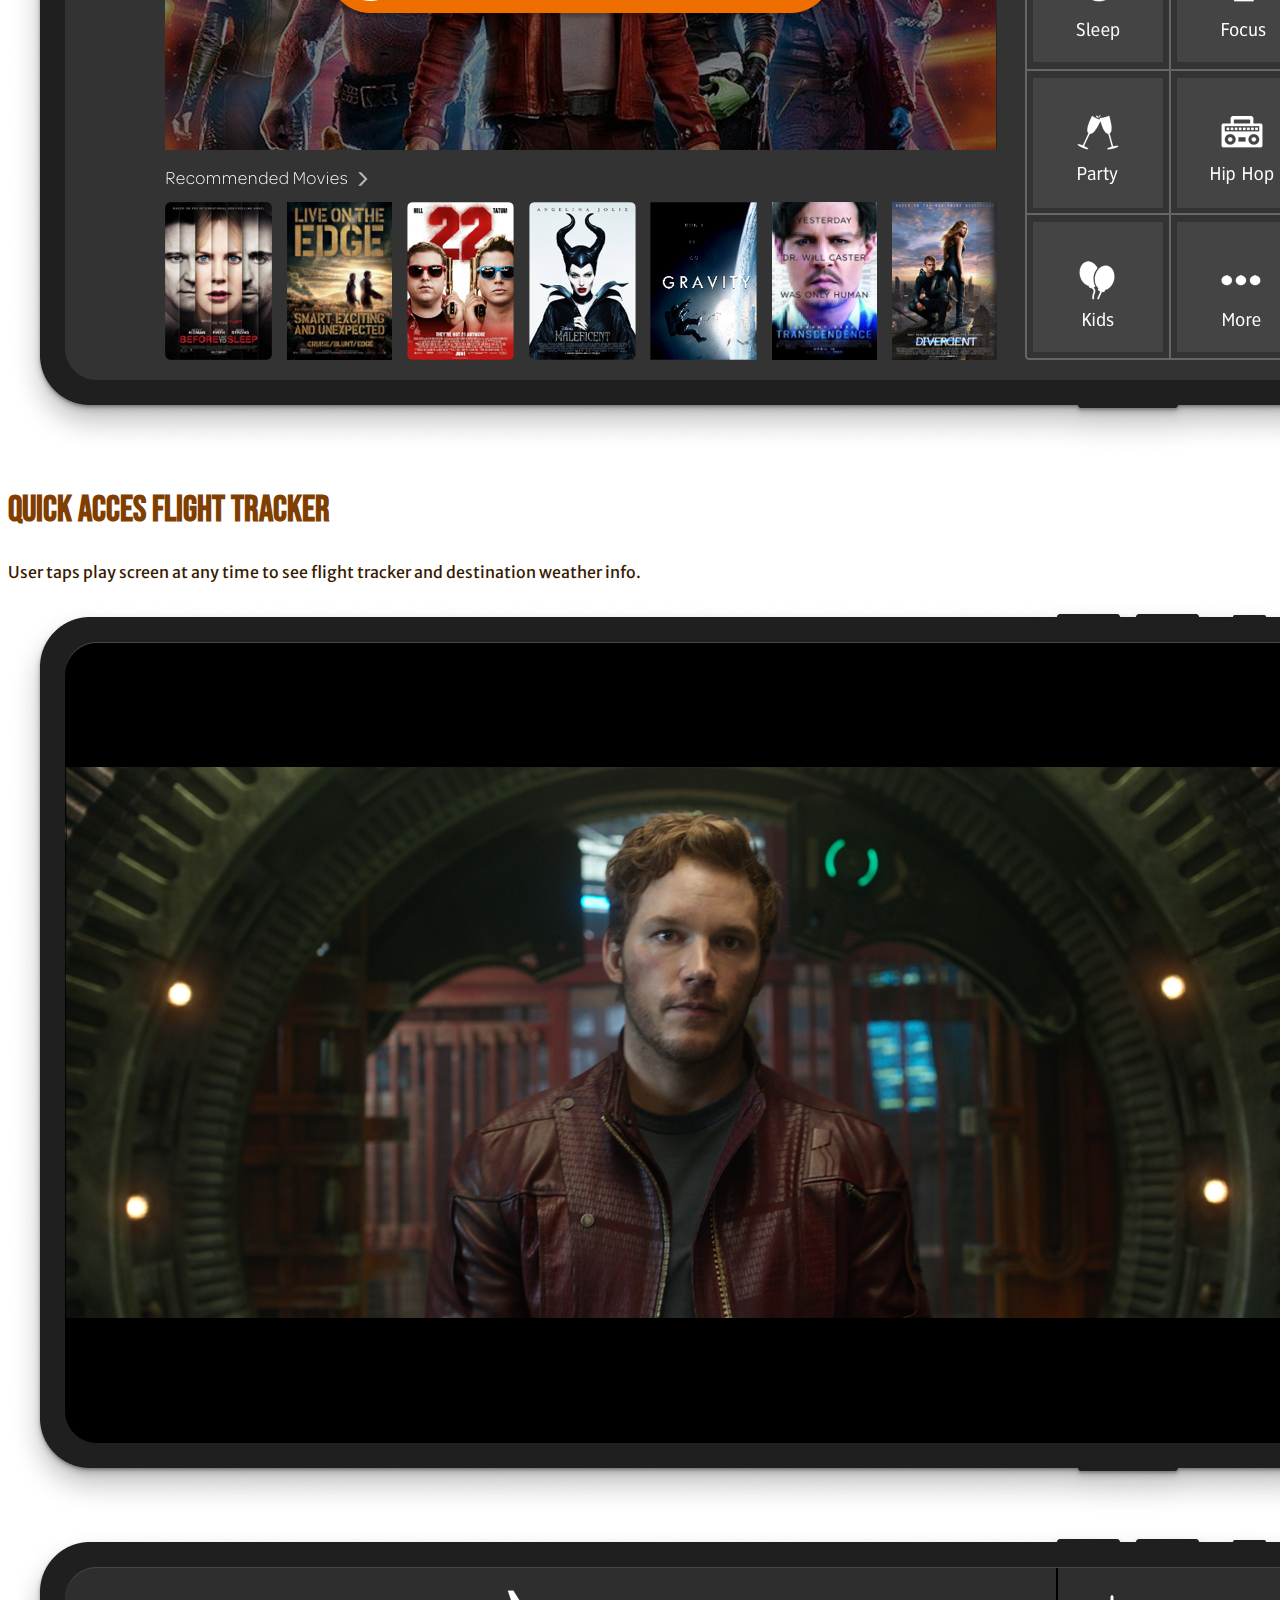
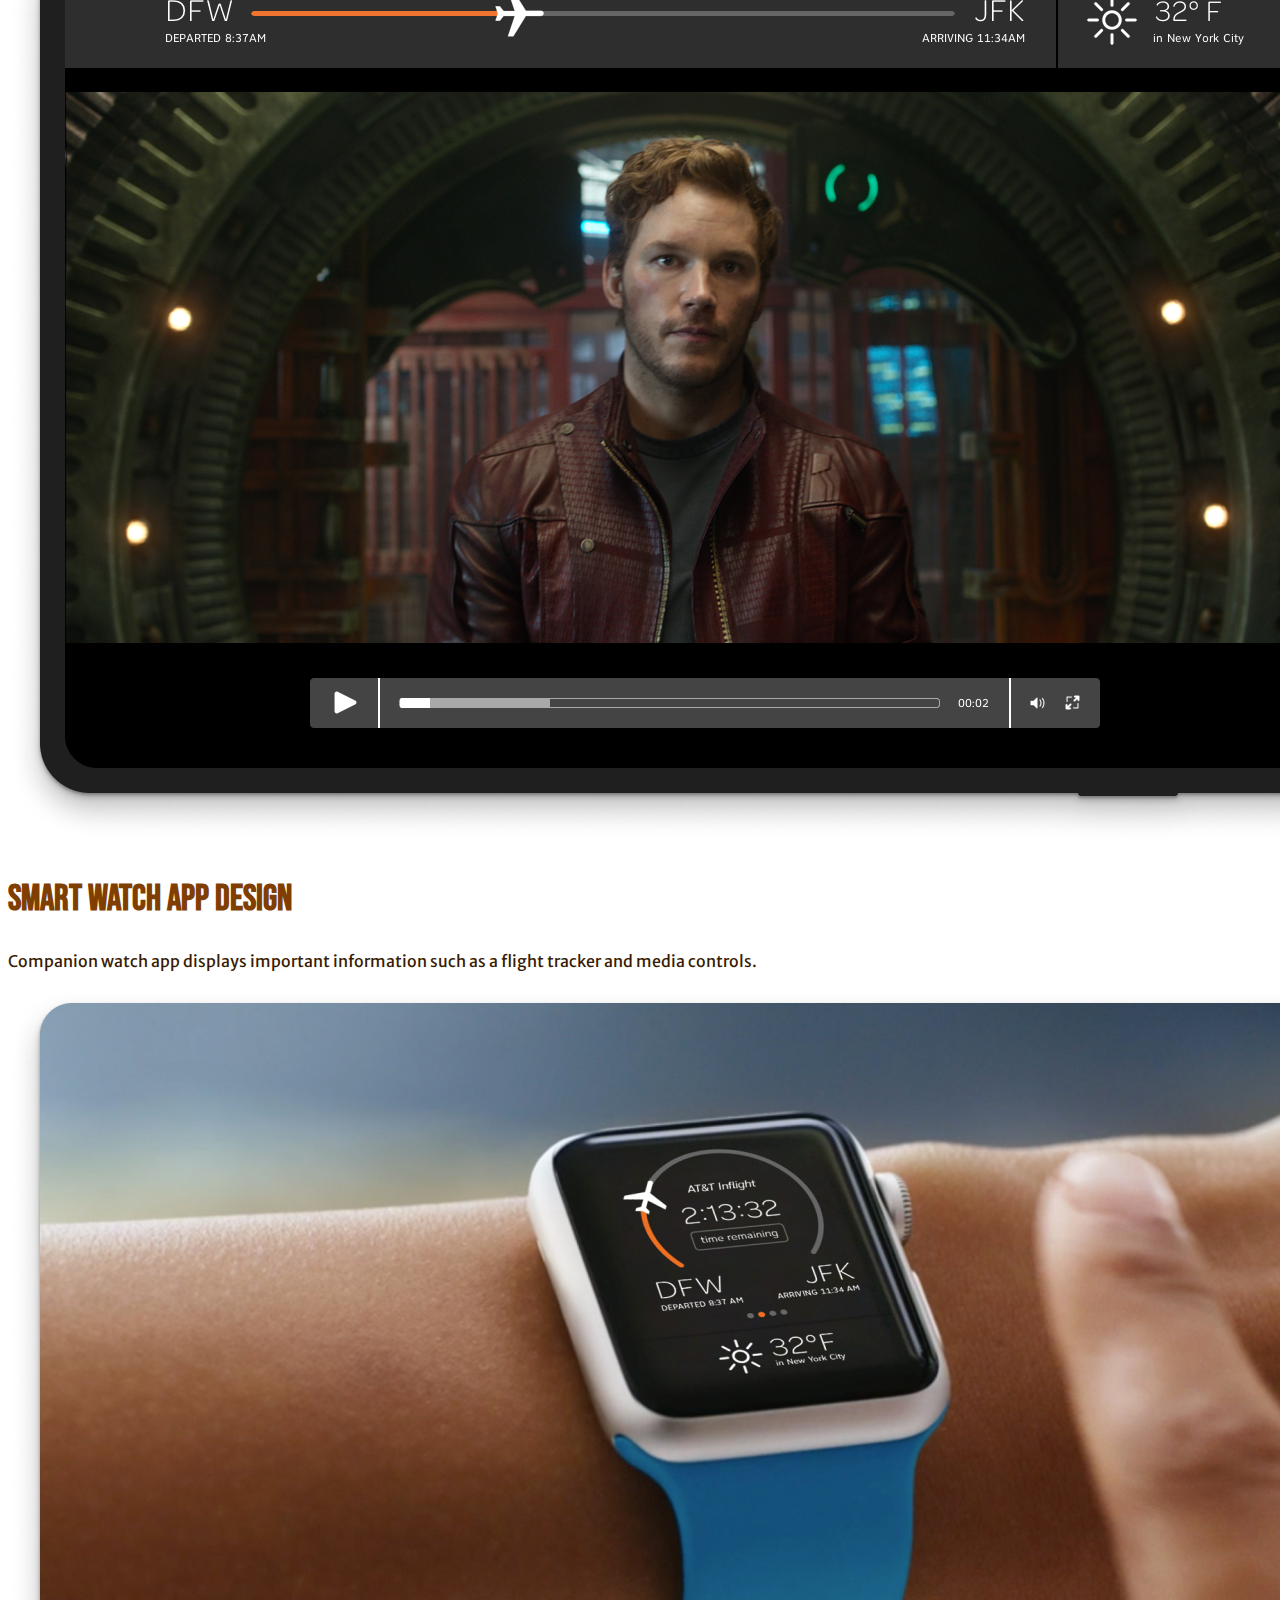
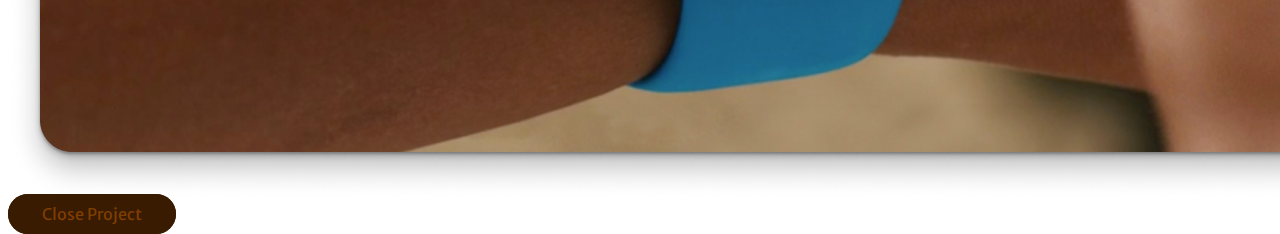
<file: projects/connectingflight.html>
<!DOCTYPE html>
<html lang="en">

<head>
    <meta charset="UTF-8">
    <meta name="viewport" content="width=device-width, initial-scale=1.0">
    <meta http-equiv="X-UA-Compatible" content="ie=edge">
    <link href="https://cdn.jsdelivr.net/npm/bootstrap@5.0.0-beta2/dist/css/bootstrap.min.css" rel="stylesheet"
        integrity="sha384-BmbxuPwQa2lc/FVzBcNJ7UAyJxM6wuqIj61tLrc4wSX0szH/Ev+nYRRuWlolflfl" crossorigin="anonymous">
    <link rel="stylesheet" type="text/css" media="screen" href="/css/projects.css" />
    <link rel="preconnect" href="https://fonts.gstatic.com/" crossorigin>
    <link
        href="https://fonts.googleapis.com/css2?family=Bebas+Neue&family=Merriweather+Sans:ital,wght@0,300;0,400;0,500;0,600;0,700;0,800;1,300;1,400;1,500;1,600;1,700;1,800&family=Merriweather:ital,wght@0,300;0,400;0,700;0,900;1,300;1,400;1,700;1,900&display=swap"
        rel="stylesheet">
    <!-- Global site tag (gtag.js) - Google Analytics -->
    <script async src="https://www.googletagmanager.com/gtag/js?id=UA-53404618-1"></script>
    <script>
        window.dataLayer = window.dataLayer || [];

        function gtag() {
            dataLayer.push(arguments);
        }
        gtag('js', new Date());

        gtag('config', 'UA-53404618-1');
    </script>
    <link rel="icon" type="image/png" href="../favicon-16x16.png" sizes="16x16">
    <link rel="icon" type="image/png" href="../favicon-32x32.png" sizes="32x32">
    <title>Air Jonny</title>
    <meta name="robots" content="noindex">
</head>

<body>
    <div class="modal-dialog modal-fullscreen">
        <div class="modal-content">
            <div class="modal-header">
                <div class="col-12 d-flex justify-content-center">
                    <div class="col-12 col-lg-10 d-flex align-items-center header-content">
                        <h1 class="modal-title" id="exampleModalLabel">AT&T Connecting Flight</h1>
                        <a class="btn-close" href="/index.html"></a>
                    </div>
                </div>
            </div>
            <div class="modal-body w-100 d-flex justify-content-center">
                <div class="container-fluid">
                    <div class="col-12 d-flex justify-content-center">
                        <div class="col-12 col-lg-8">
                            <div class="row mt-3 mt-md-5 mb-5">
                                <h2 class="modal-subhead">Problem</h2>
                                <div class="col-12">
                                    Entertainment services on flights are notoriously unreliable, difficult to use, and
                                    expensive. What if we could offer an in-flight connectivity service as convenient as
                                    the
                                    guest network at a coffee shop with the ability to access your preferred
                                    entertainment
                                    options all while over 30,000 feet in the air?
                                </div>
                            </div>
                            <div class="row mb-5">
                                <h2 class="modal-subhead">My Role</h2>
                                <div class="col-12 col-md-4">
                                    <ul>
                                        <li>Research</li>
                                        <li>Wireframing</li>
                                        <li>UX/UI Design</li>
                                        <li>Prototyping</li>
                                        <li>Art Direction</li>
                                    </ul>
                                </div>
                                <div class="col-12 col-md-8">
                                    My role was to work closely with our video and product teams to research, concept,
                                    and
                                    design an experience communicating the product vision to key stakeholders while
                                    leading up
                                    to larger business and strategic investment. I was responsible for designing the
                                    core facets
                                    of the service including signup and purchasing experiences, flight time
                                    entertainment
                                    optimization interactions, and an integrated flight tracker.
                                </div>
                            </div>
                            <div class="row mb-5">
                                <h2 class="modal-subhead">Solution</h2>
                                <div class="col-12">
                                    My team and I designed an end-to-end service optimized around making entertainment
                                    and
                                    internet service purchasing within time-boxed flight periods as frictionless as
                                    possible.
                                    Being the largest carrier in the industry AT&T was primed to offer an integrated
                                    connection
                                    option for existing wireless and wireline customers while also capitalizing on an
                                    underdeveloped in-flight connectivity space ignored by traditional mobile providers.
                                </div>
                            </div>
                        </div>
                    </div>
                    <div class="row py-5 mb-3 d-flex justify-content-center connectingflight-image-container-1">
                        <h2 class="mb-3 col-12 text-center project-title text-white">In-Flight Homepage Design</h2>
                        <p class="col-10 text-center mt-0 mb-4 text-white">
                            Homepage outlines pricing for connectivity packages and direct entertainment purchases.
                        </p>
                        <div class="col-10 col-md-5 d-flex flex-column">
                            <img class="col-12" src="/images/project-images/connectingflight1.png">
                        </div>
                        <div class="col-10 col-md-5 d-flex flex-column">
                            <img class="col-12" src="/images/project-images/connectingflight2.png">
                        </div>
                    </div>
                    <div class="row py-5 mb-3 d-flex justify-content-center connectingflight-image-container-2">
                        <h2 class="mb-3 col-12 text-center project-title text-white">Add Movie Interaction</h2>
                        <p class="col-10 text-center mt-0 mb-4 text-white">
                            Movies are added or dragged to flight timeline which fills time-based visual space and
                            allows
                            customers to maximize entertainment selection based on the duration of the flight.
                        </p>
                        <div class="col-10 col-md-5 d-flex flex-column">
                            <img class="col-12" src="/images/project-images/connectingflight3.png">
                        </div>
                        <div class="col-10 col-md-5 d-flex flex-column justify-content-center">
                            <img class="col-12" src="/images/project-images/connectingflight4.png">
                        </div>
                    </div>
                    <div class="row py-5 mb-3 d-flex justify-content-center connectingflight-image-container-2">
                        <h2 class="mb-3 col-12 text-center project-title text-white">Media Center Design</h2>
                        <p class="col-10 text-center mt-0 mb-4 text-white">
                            Media center provides access to purchased content and additional entertainment options.
                        </p>
                        <div class="col-12 col-md-10 d-flex flex-column">
                            <img class="col-12" src="/images/project-images/connectingflight5.png">
                        </div>
                    </div>
                    <div class="row py-5 mb-3 d-flex justify-content-center connectingflight-image-container-2">
                        <h2 class="mb-3 col-12 text-center project-title text-white">Quick Acces Flight Tracker</h2>
                        <p class="col-10 text-center mt-0 mb-4 text-white">
                            User taps play screen at any time to see flight tracker and destination weather info.
                        </p>
                        <div class="col-12 col-md-6 d-flex flex-column">
                            <img class="col-12" src="/images/project-images/connectingflight6a.png">
                        </div>
                        <div class="col-12 col-md-6 d-flex flex-column">
                            <img class="col-12" src="/images/project-images/connectingflight6b.png">
                        </div>
                    </div>
                    <div class="row py-5 mb-3 d-flex justify-content-center connectingflight-image-container-2">
                        <h2 class="mb-3 col-12 text-center project-title text-white">Smart Watch App Design</h2>
                        <p class="col-10 text-center mt-0 mb-4 text-white">
                            Companion watch app displays important information such as a flight tracker and media
                            controls.
                        </p>
                        <div class="col-12 col-md-10 d-flex flex-column">
                            <img class="col-12" src="/images/project-images/connectingflight7.png">
                        </div>
                    </div>
                </div>
            </div>
            <div class="modal-footer">
                <div class="col-12 d-flex justify-content-center">
                    <div class="d-flex flex-wrap align-items-center justify-content-center footer-content">
                        <a class="btn-secondary mx-1 mb-3" href="/index.html">Close Project</a>
                    </div>
                </div>
            </div>
        </div>
    </div>
    <script src="https://cdn.jsdelivr.net/npm/bootstrap@5.0.0-beta2/dist/js/bootstrap.bundle.min.js"
        integrity="sha384-b5kHyXgcpbZJO/tY9Ul7kGkf1S0CWuKcCD38l8YkeH8z8QjE0GmW1gYU5S9FOnJ0" crossorigin="anonymous">
    </script>
</body>

</html>
</file>
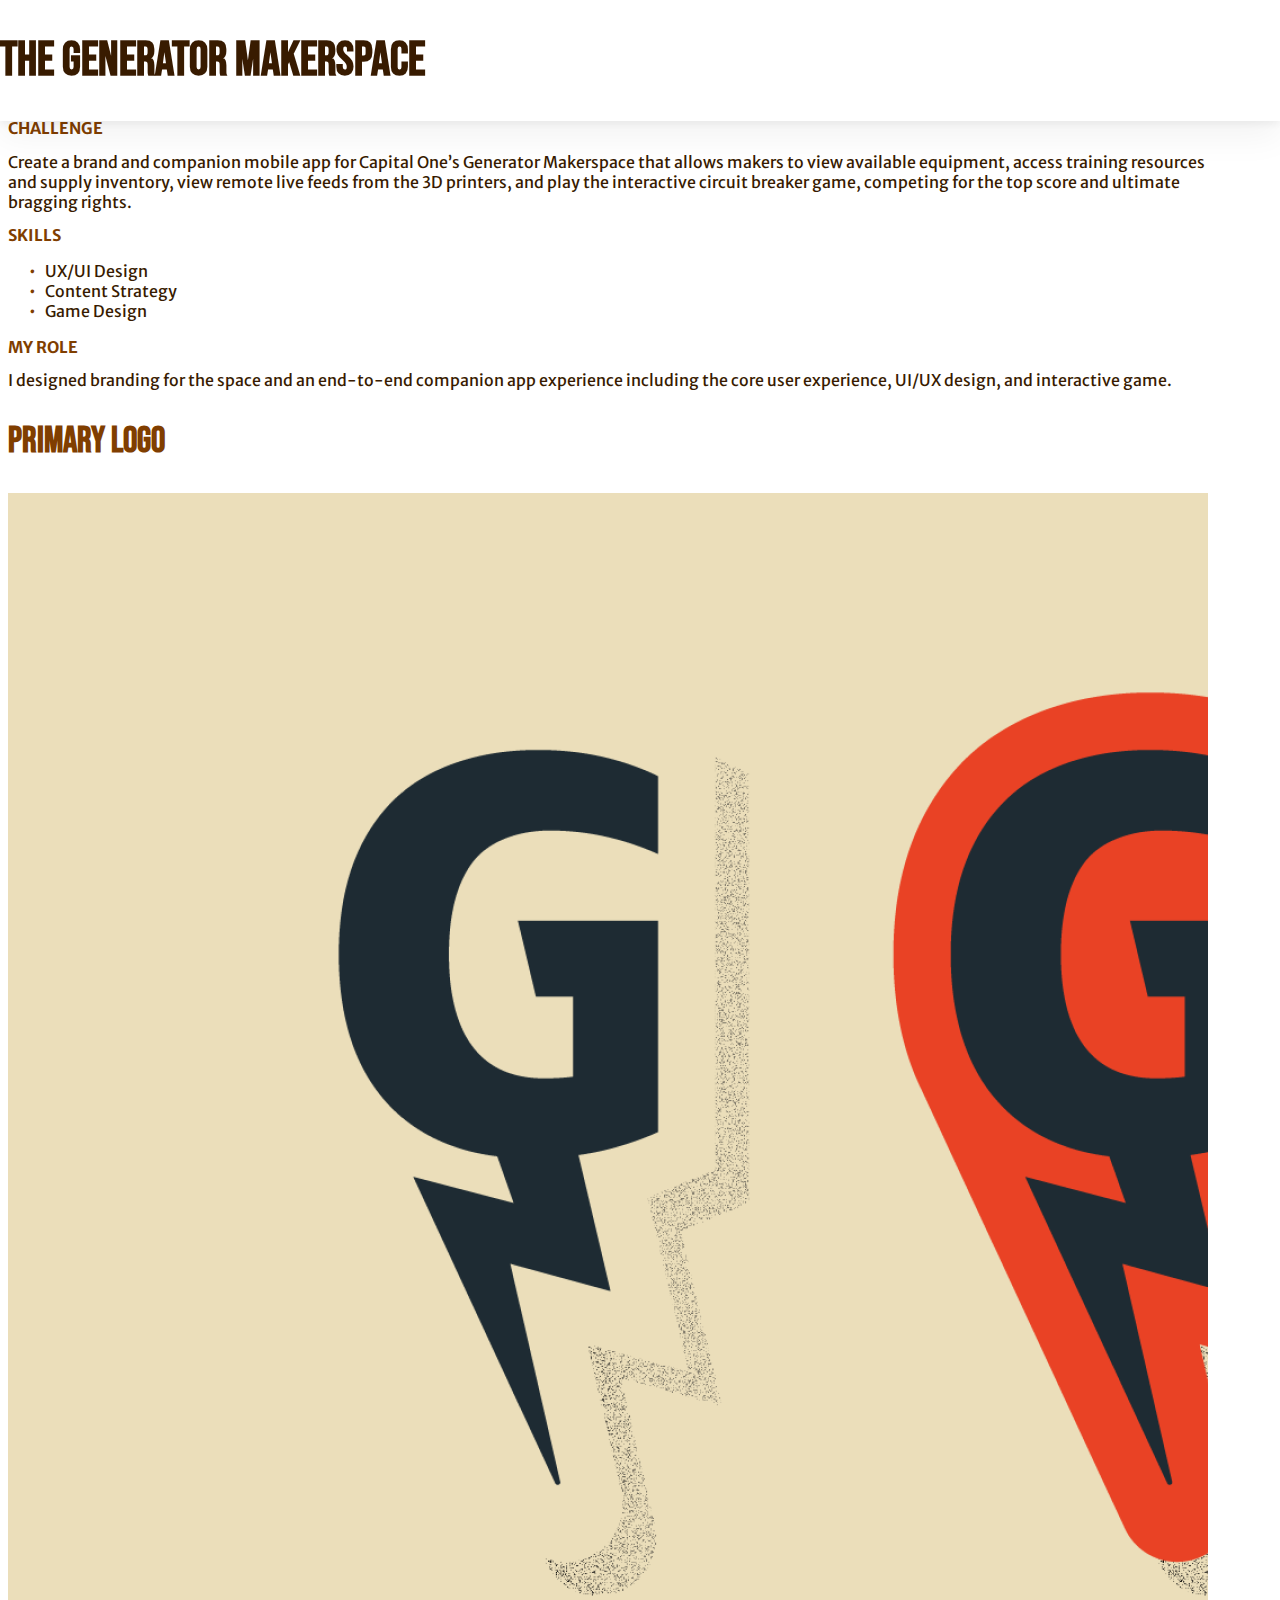
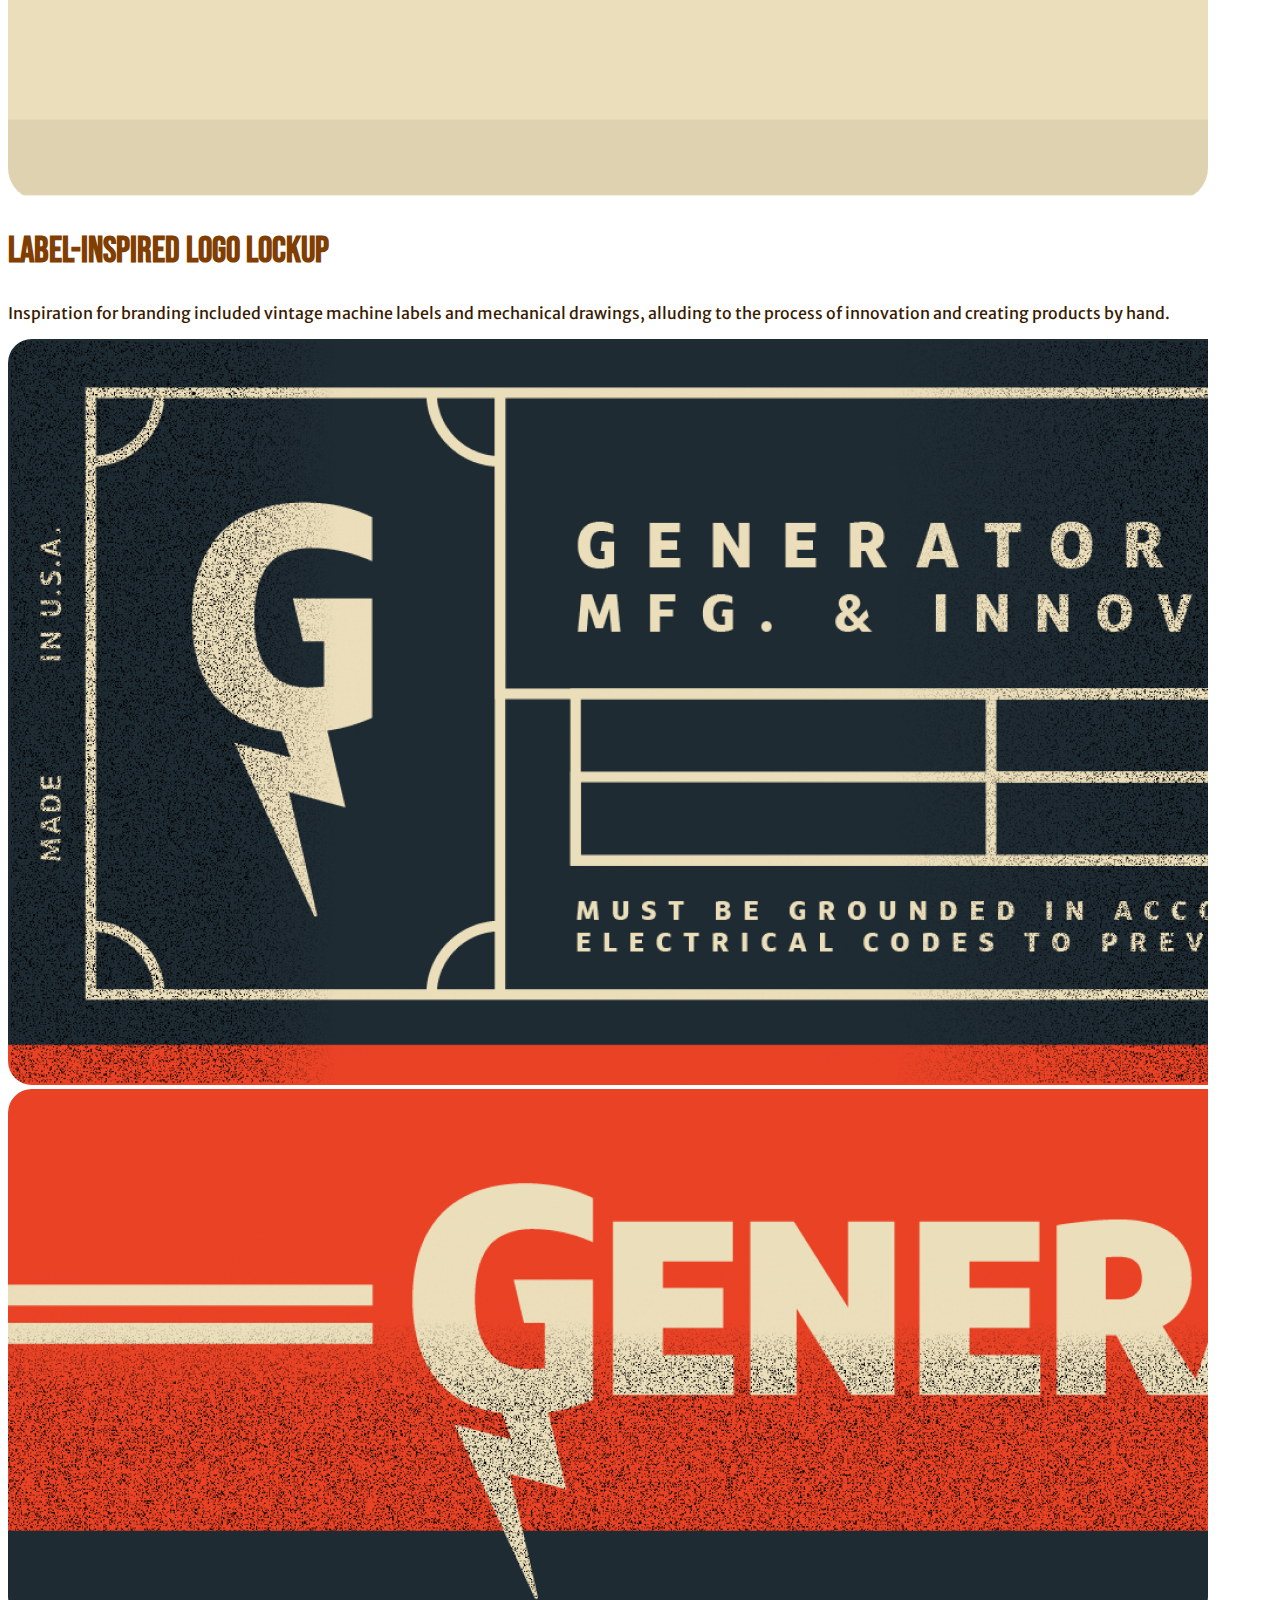
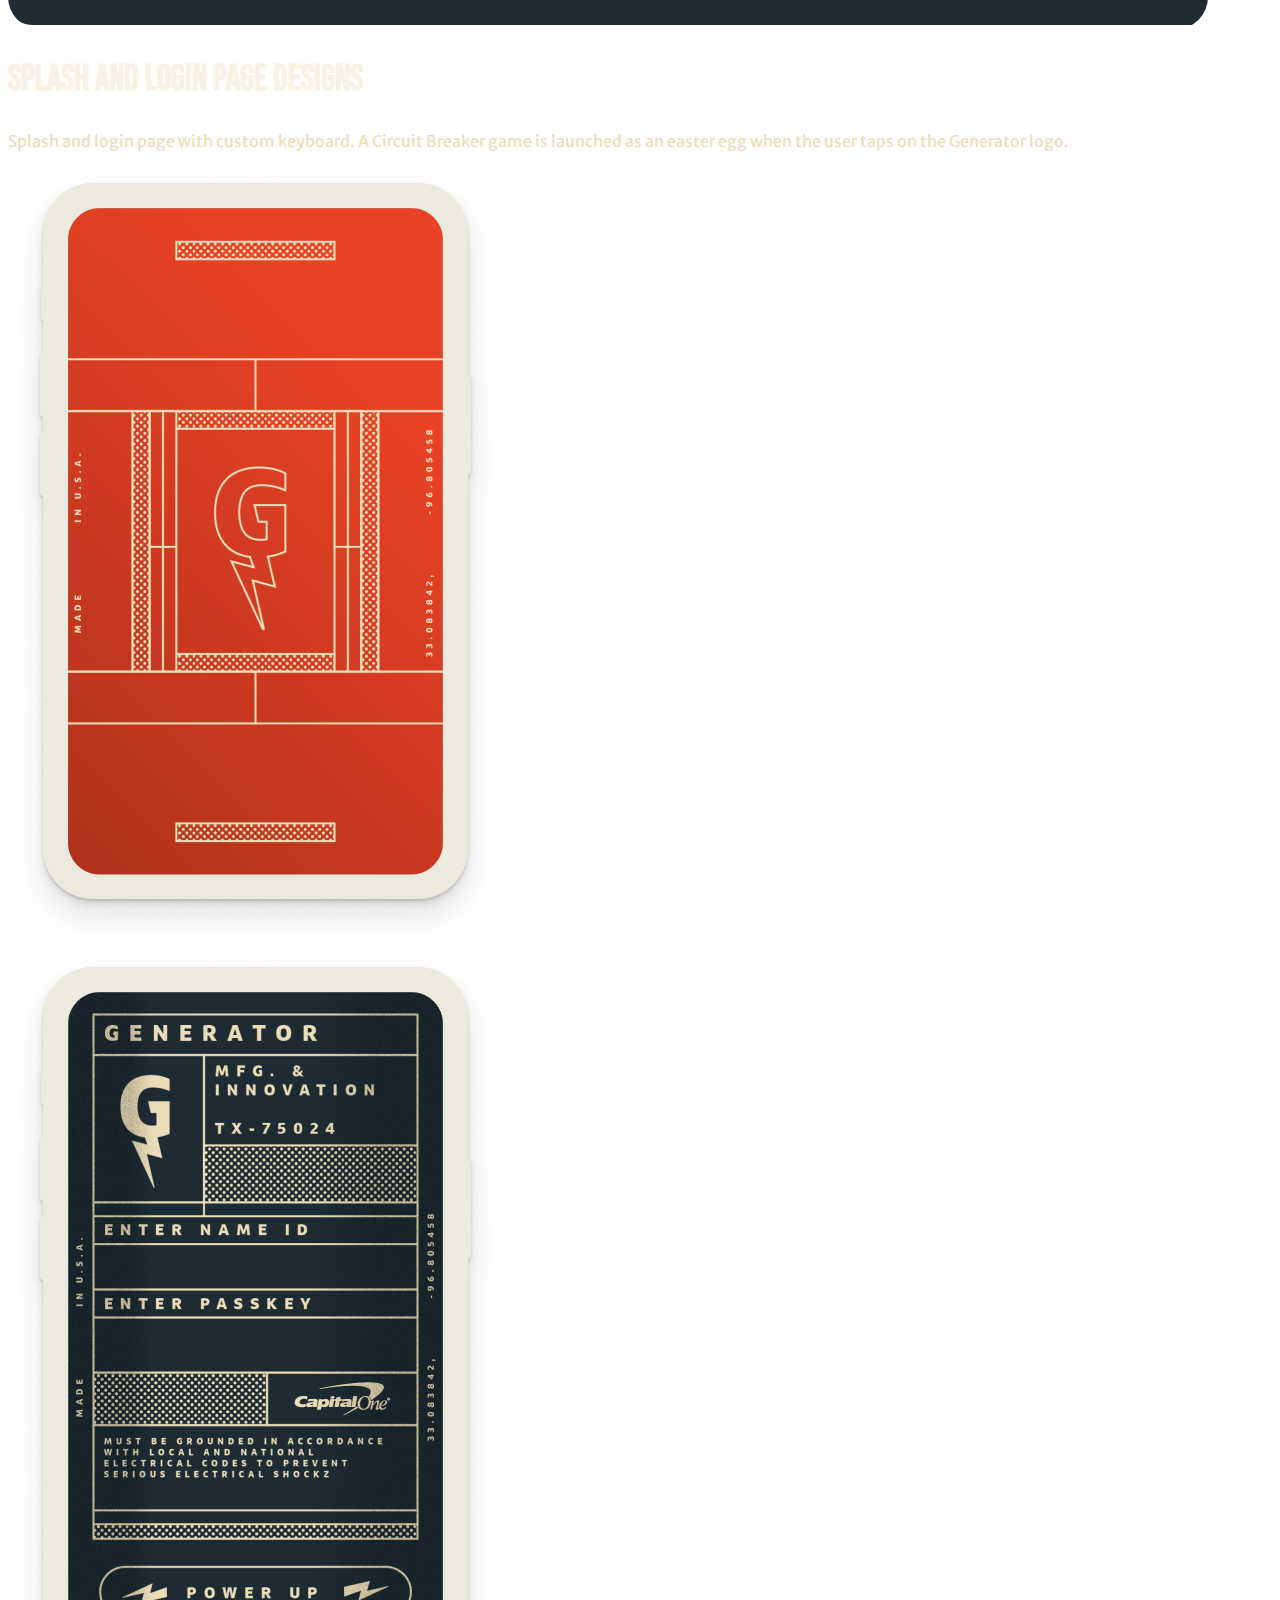
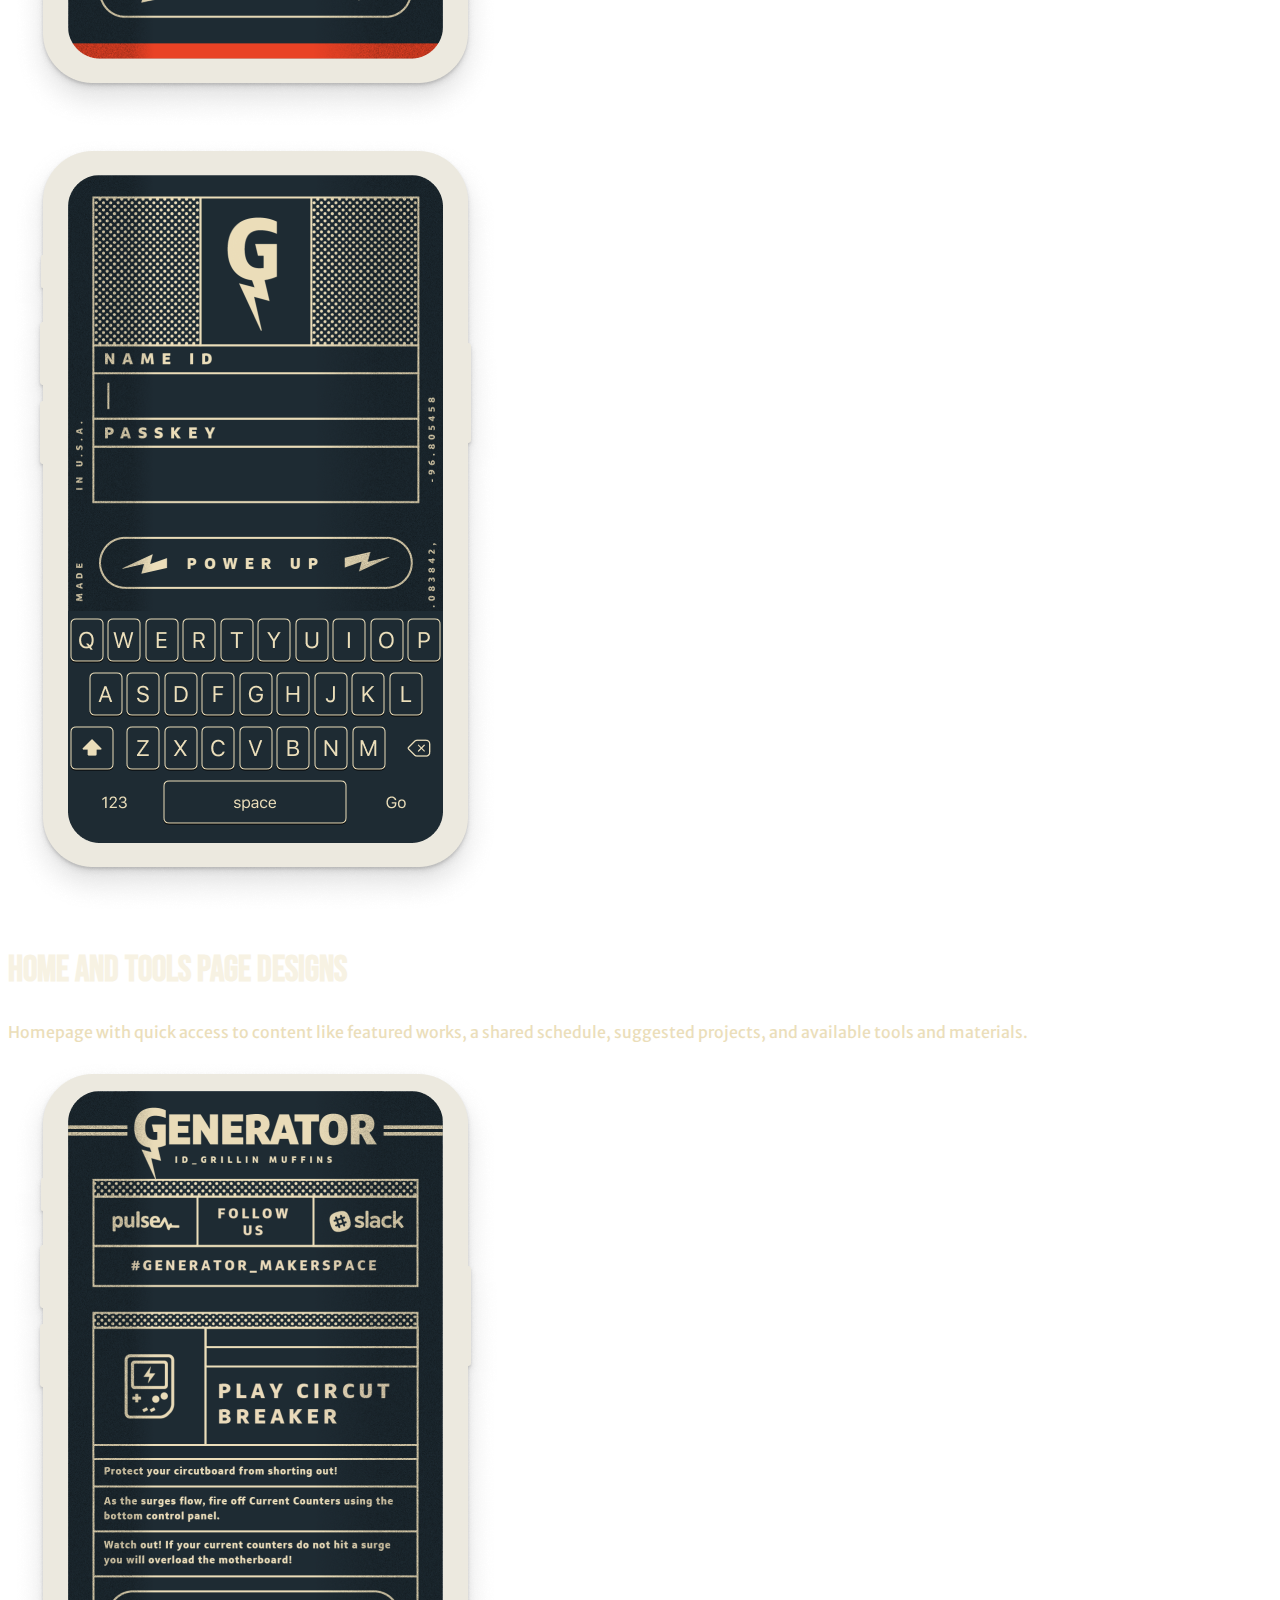
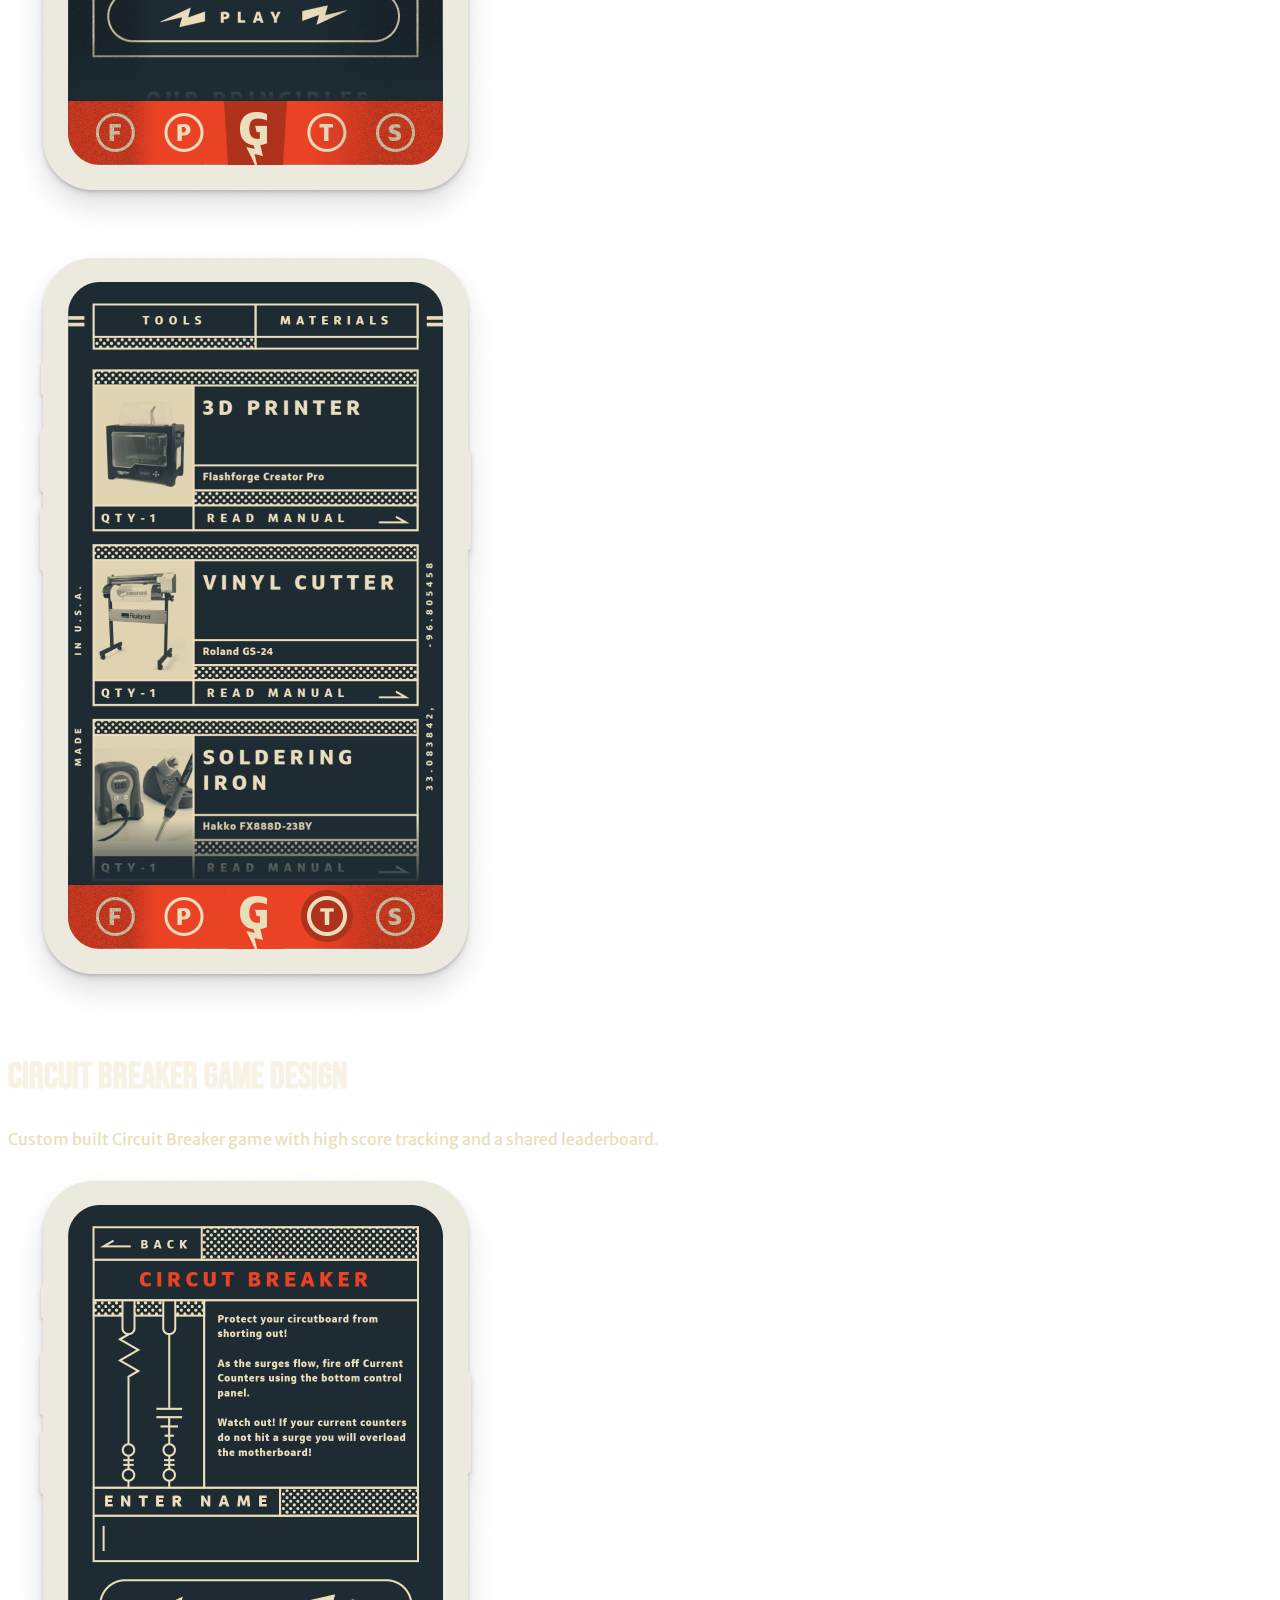
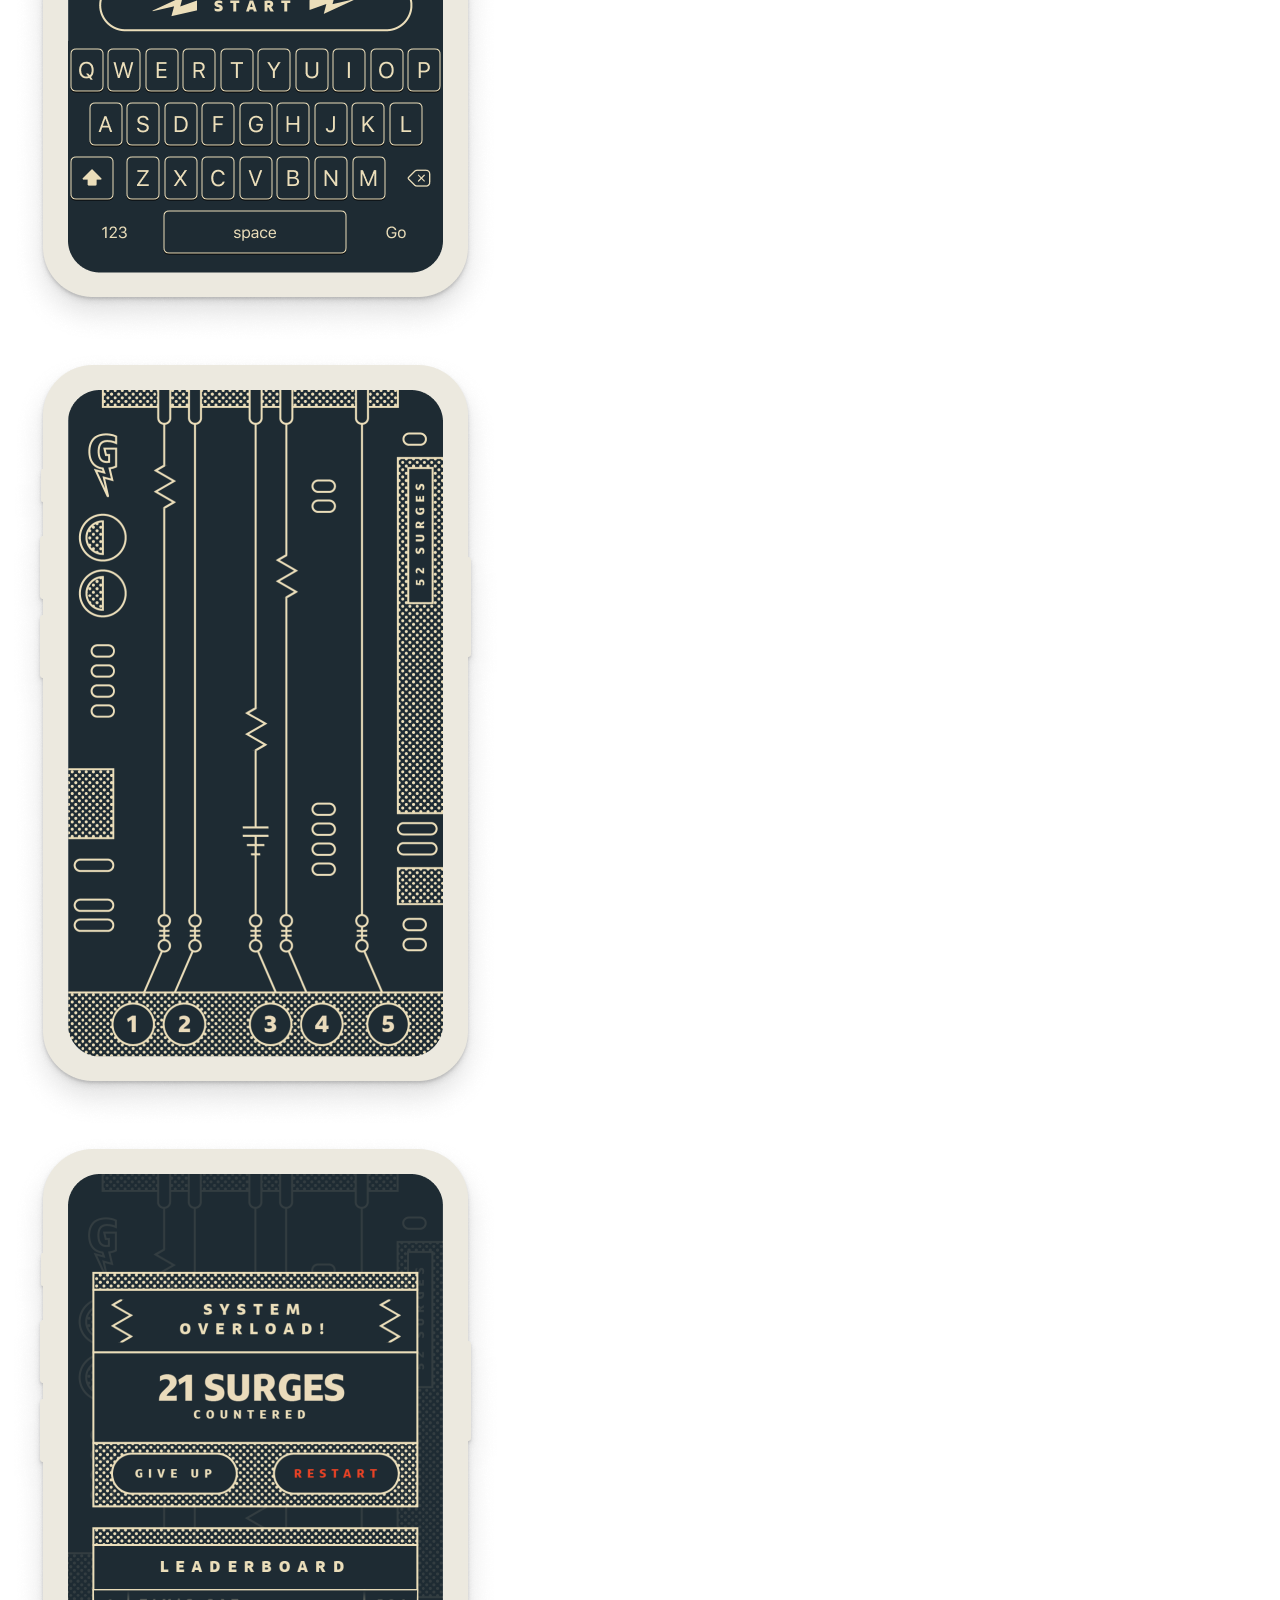
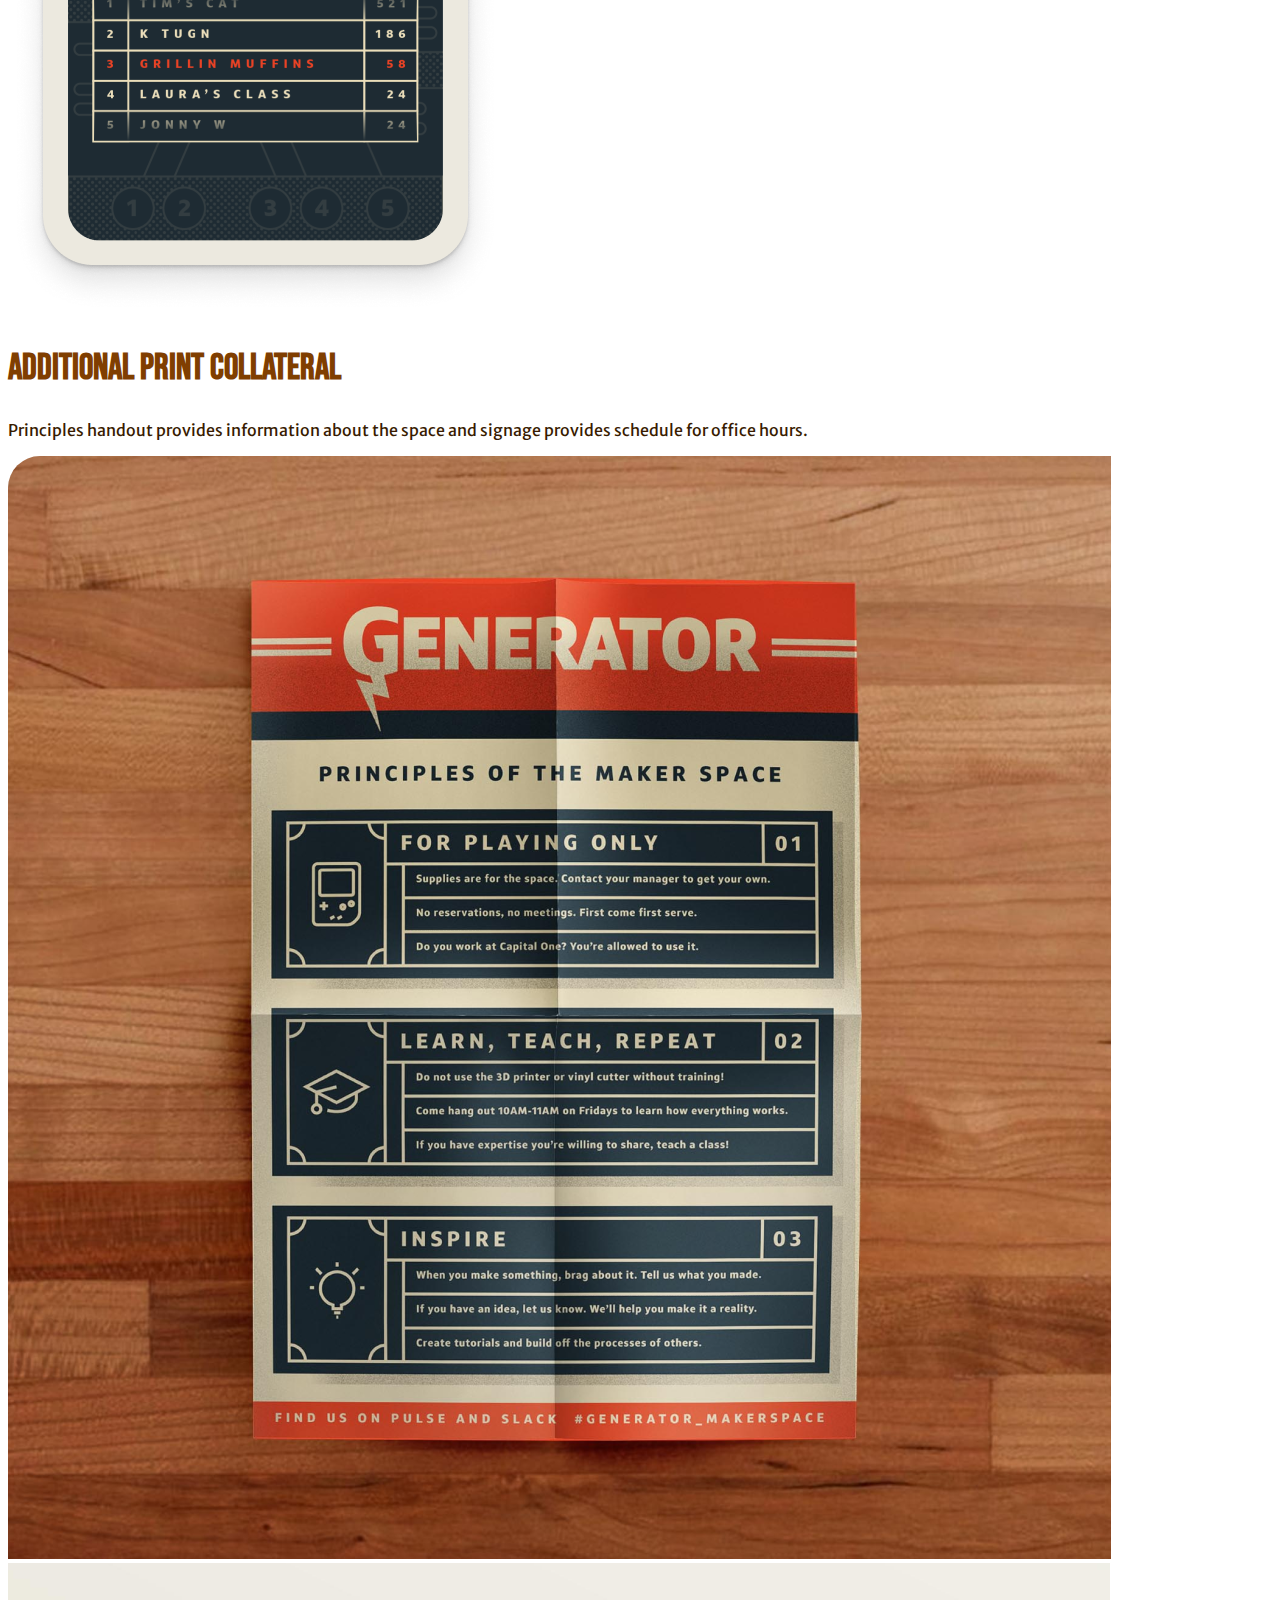
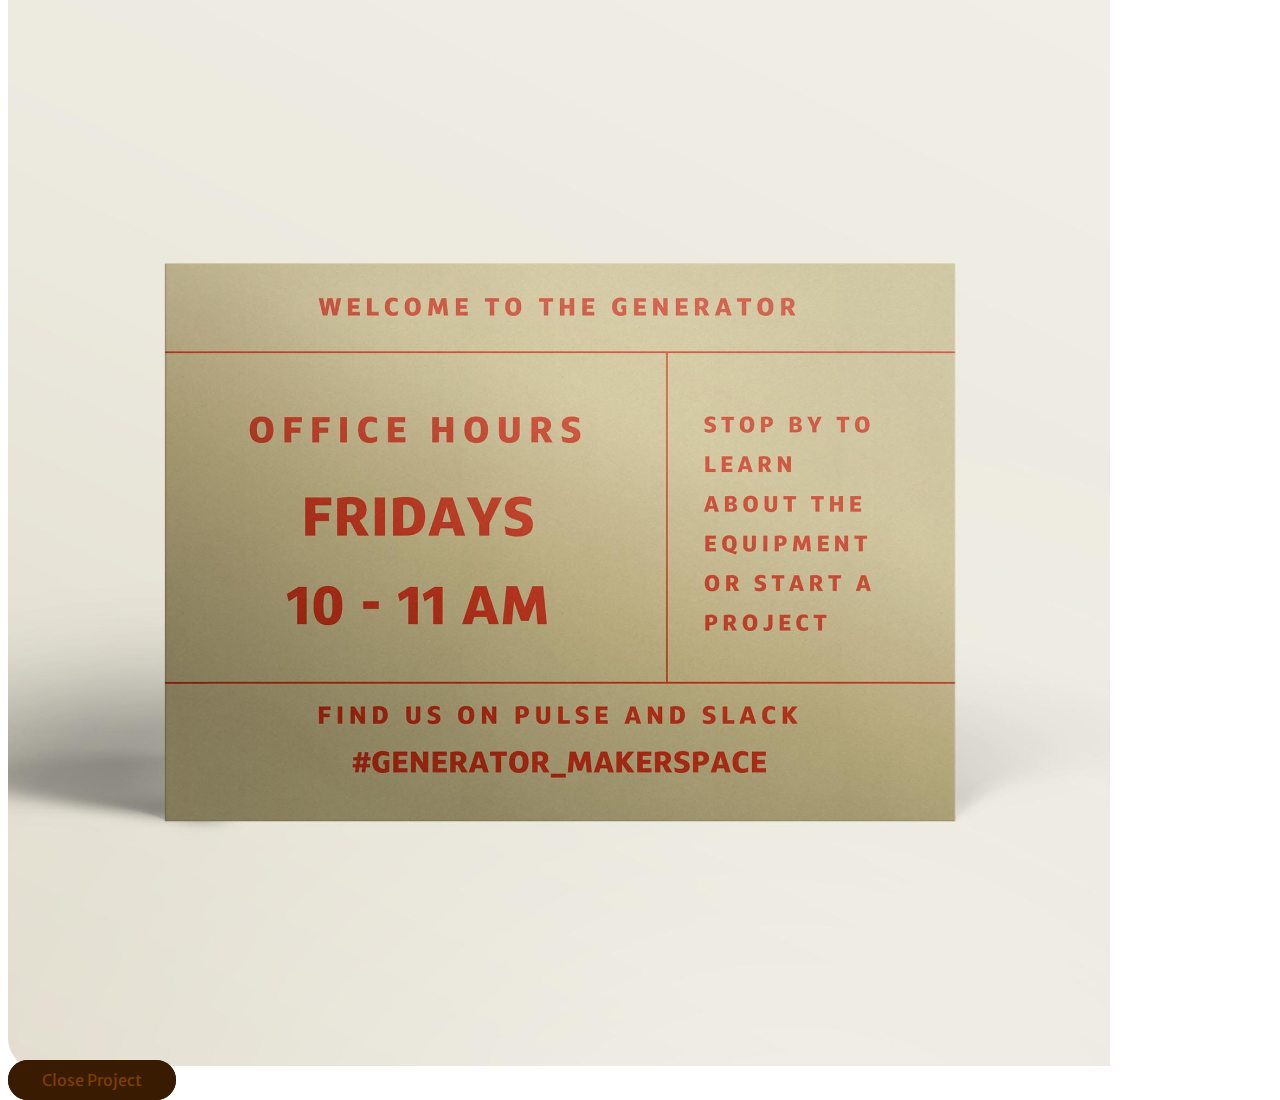
<file: projects/generatormakerspace.html>
<!DOCTYPE html>
<html lang="en">

<head>
    <meta charset="UTF-8">
    <meta name="viewport" content="width=device-width, initial-scale=1.0">
    <meta http-equiv="X-UA-Compatible" content="ie=edge">
    <link href="https://cdn.jsdelivr.net/npm/bootstrap@5.0.0-beta2/dist/css/bootstrap.min.css" rel="stylesheet"
        integrity="sha384-BmbxuPwQa2lc/FVzBcNJ7UAyJxM6wuqIj61tLrc4wSX0szH/Ev+nYRRuWlolflfl" crossorigin="anonymous">
    <link rel="stylesheet" type="text/css" media="screen" href="/css/projects.css" />
    <link rel="preconnect" href="https://fonts.gstatic.com/" crossorigin>
    <link
        href="https://fonts.googleapis.com/css2?family=Bebas+Neue&family=Merriweather+Sans:ital,wght@0,300;0,400;0,500;0,600;0,700;0,800;1,300;1,400;1,500;1,600;1,700;1,800&family=Merriweather:ital,wght@0,300;0,400;0,700;0,900;1,300;1,400;1,700;1,900&display=swap"
        rel="stylesheet">
    <!-- Global site tag (gtag.js) - Google Analytics -->
    <script async src="https://www.googletagmanager.com/gtag/js?id=UA-53404618-1"></script>
    <script>
        window.dataLayer = window.dataLayer || [];

        function gtag() {
            dataLayer.push(arguments);
        }
        gtag('js', new Date());

        gtag('config', 'UA-53404618-1');
    </script>
    <link rel="icon" type="image/png" href="../favicon-16x16.png" sizes="16x16">
    <link rel="icon" type="image/png" href="../favicon-32x32.png" sizes="32x32">
    <title>Maker Jonny</title>
    <meta name="robots" content="noindex">
</head>

<body>
    <div class="modal-dialog modal-fullscreen">
        <div class="modal-content">
            <div class="modal-header">
                <div class="col-12 d-flex justify-content-center">
                    <div class="col-12 col-lg-10 d-flex align-items-center header-content">
                        <h1 class="modal-title" id="exampleModalLabel">The Generator Makerspace</h1>
                        <a class="btn-close" href="/index.html"></a>
                    </div>
                </div>
            </div>
            <div class="modal-body w-100 d-flex justify-content-center">
                <div class="container-fluid">
                    <div class="col-12 d-flex justify-content-center">
                        <div class="col-12 col-lg-8">
                            <div class="row mt-3 mt-md-5 mb-5">
                                <h2 class="modal-subhead">Challenge</h2>
                                <div class="col-12">
                                    Create a brand and companion mobile app for Capital One’s Generator Makerspace that
                                    allows
                                    makers to
                                    view available equipment, access training resources and supply inventory, view
                                    remote live
                                    feeds from the 3D printers, and play the interactive circuit breaker game, competing
                                    for the
                                    top score and ultimate bragging rights.
                                </div>
                            </div>
                            <div class="row">
                                <div class="col-12 col-md-4 mb-5">
                                    <h2 class="modal-subhead">Skills</h2>
                                    <div class="col-12">
                                        <ul>
                                            <li>UX/UI Design</li>
                                            <li>Content Strategy</li>
                                            <li>Game Design</li>
                                        </ul>
                                    </div>
                                </div>
                                <div class="col-12 col-md-8 mb-5">
                                    <h2 class="modal-subhead">My Role</h2>
                                    <div class="col-12">
                                        I designed branding for the space and an end-to-end companion app experience
                                        including the
                                        core user experience, UI/UX design, and interactive game.
                                    </div>
                                </div>
                            </div>
                        </div>
                    </div>
                    <div class="row py-3 d-flex justify-content-center generator-image-container4">
                        <h2 class="mb-3 col-12 text-center project-title">Primary Logo</h2>
                        <div class="col-12 col-md-8 d-flex flex-column">
                            <img class="col-12" src="/images/project-images/generator3.png">
                        </div>
                    </div>
                    <div class="row py-3 py-md-5 mb-5 d-flex justify-content-center generator-image-container4">
                        <h2 class="mb-3 col-12 text-center project-title">Label-Inspired Logo Lockup</h2>
                        <p class="col-12 col-md-8 text-center mt-0 mb-4">
                            Inspiration for branding included vintage machine labels and mechanical drawings, alluding
                            to
                            the process of innovation and creating products by hand.
                        </p>
                        <div class="col-12 col-md-8 d-flex flex-column">
                            <img class="col-12 round-corners" src="/images/project-images/generator1.png">
                        </div>
                        <div class="col-12 col-md-8 d-flex flex-column">
                            <img class="col-12 round-corners" src="/images/project-images/generator2.png">
                        </div>
                    </div>
                    <div class="row py-5 mb-3 d-flex justify-content-center generator-image-container1">
                        <h2 class="mb-3 col-12 text-center project-title text-off-white1">Splash and Login Page Designs
                        </h2>
                        <p class="col-10 text-center mt-0 mb-4 text-off-white2">
                            Splash and login page with custom keyboard. A Circuit Breaker game is launched as an
                            easter
                            egg when the user taps on the Generator logo.
                        </p>
                        <div class="col-10 col-md-4 d-flex flex-column">
                            <img class="col-12" src="/images/project-images/generator4.png">
                        </div>
                        <div class="col-10 col-md-4 d-flex flex-column">
                            <img class="col-12" src="/images/project-images/generator5.png">
                        </div>
                        <div class="col-10 col-md-4 d-flex flex-column">
                            <img class="col-12" src="/images/project-images/generator6.png">
                        </div>
                    </div>
                    <div class="row py-5 mb-3 d-flex justify-content-center generator-image-container2">
                        <h2 class="mb-3 col-12 text-center project-title text-off-white1">Home and Tools Page Designs
                        </h2>
                        <p class="col-10 text-center mt-0 mb-4 text-off-white2">
                            Homepage with quick access to content like featured works, a shared schedule, suggested
                            projects, and available tools and materials.
                        </p>
                        <div class="col-10 col-md-4 d-flex flex-column">
                            <img class="col-12" src="/images/project-images/generator7.png">
                        </div>
                        <div class="col-10 col-md-4 d-flex flex-column">
                            <img class="col-12" src="/images/project-images/generator8.png">
                        </div>
                    </div>
                    <div class="row py-5 mb-3 d-flex justify-content-center generator-image-container3">
                        <h2 class="mb-3 col-12 text-center project-title text-off-white1">Circuit Breaker Game Design
                        </h2>
                        <p class="col-10 text-center mt-0 mb-4 text-off-white2">
                            Custom built Circuit Breaker game with high score tracking and a shared leaderboard.
                        </p>
                        <div class="col-10 col-md-4 d-flex flex-column">
                            <img class="col-12" src="/images/project-images/generator-circuitbreaker1.png">
                        </div>
                        <div class="col-10 col-md-4 d-flex flex-column">
                            <img class="col-12" src="/images/project-images/generator-circuitbreaker2.png">
                        </div>
                        <div class="col-10 col-md-4 d-flex flex-column">
                            <img class="col-12" src="/images/project-images/generator-circuitbreaker3.png">
                        </div>
                    </div>
                    <h2 class="mt-5 mb-3 col-12 text-center project-title">Additional Print Collateral
                    </h2>
                    <p class="col-12 text-center mt-0 mb-4">
                        Principles handout provides information about the space and signage provides schedule for office
                        hours.
                    </p>
                    <div class="row no-gutters mb-3 d-flex justify-content-center generator-image-container4">
                        <div class="col-12 col-md-6 no-gutters d-flex flex-column h-100">
                            <img class="col-12" src="/images/project-images/generator-flyer1.png">
                        </div>
                        <div class="col-12 col-md-6 no-gutters d-flex flex-column h-100">
                            <img class="col-12" src="/images/project-images/generator-flyer2.png">
                        </div>
                    </div>
                </div>
            </div>
            <div class="modal-footer">
                <div class="col-12 d-flex justify-content-center">
                    <div class="d-flex align-items-center footer-content">
                        <a class="btn-secondary" href="/index.html">Close Project</a>
                    </div>
                </div>
            </div>
        </div>
    </div>
    <script src="https://cdn.jsdelivr.net/npm/bootstrap@5.0.0-beta2/dist/js/bootstrap.bundle.min.js"
        integrity="sha384-b5kHyXgcpbZJO/tY9Ul7kGkf1S0CWuKcCD38l8YkeH8z8QjE0GmW1gYU5S9FOnJ0" crossorigin="anonymous">
    </script>
</body>

</html>
</file>
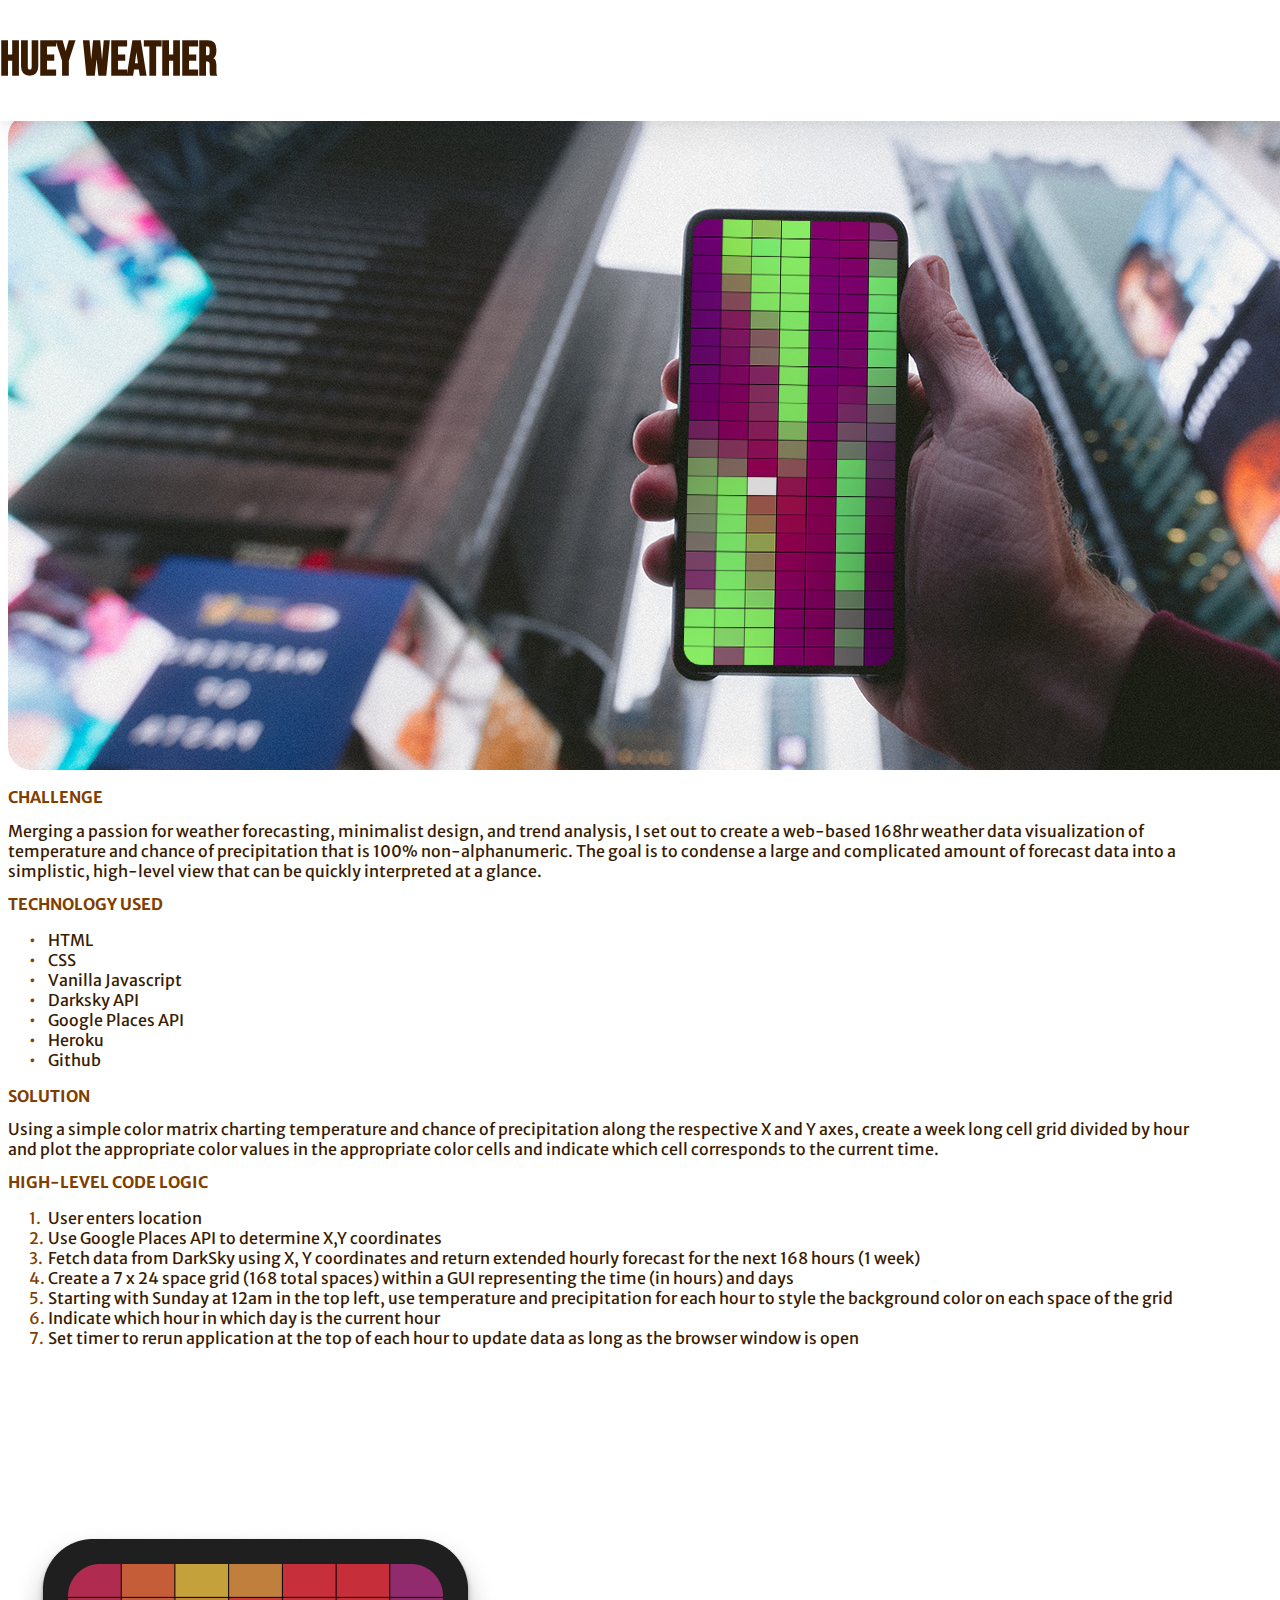
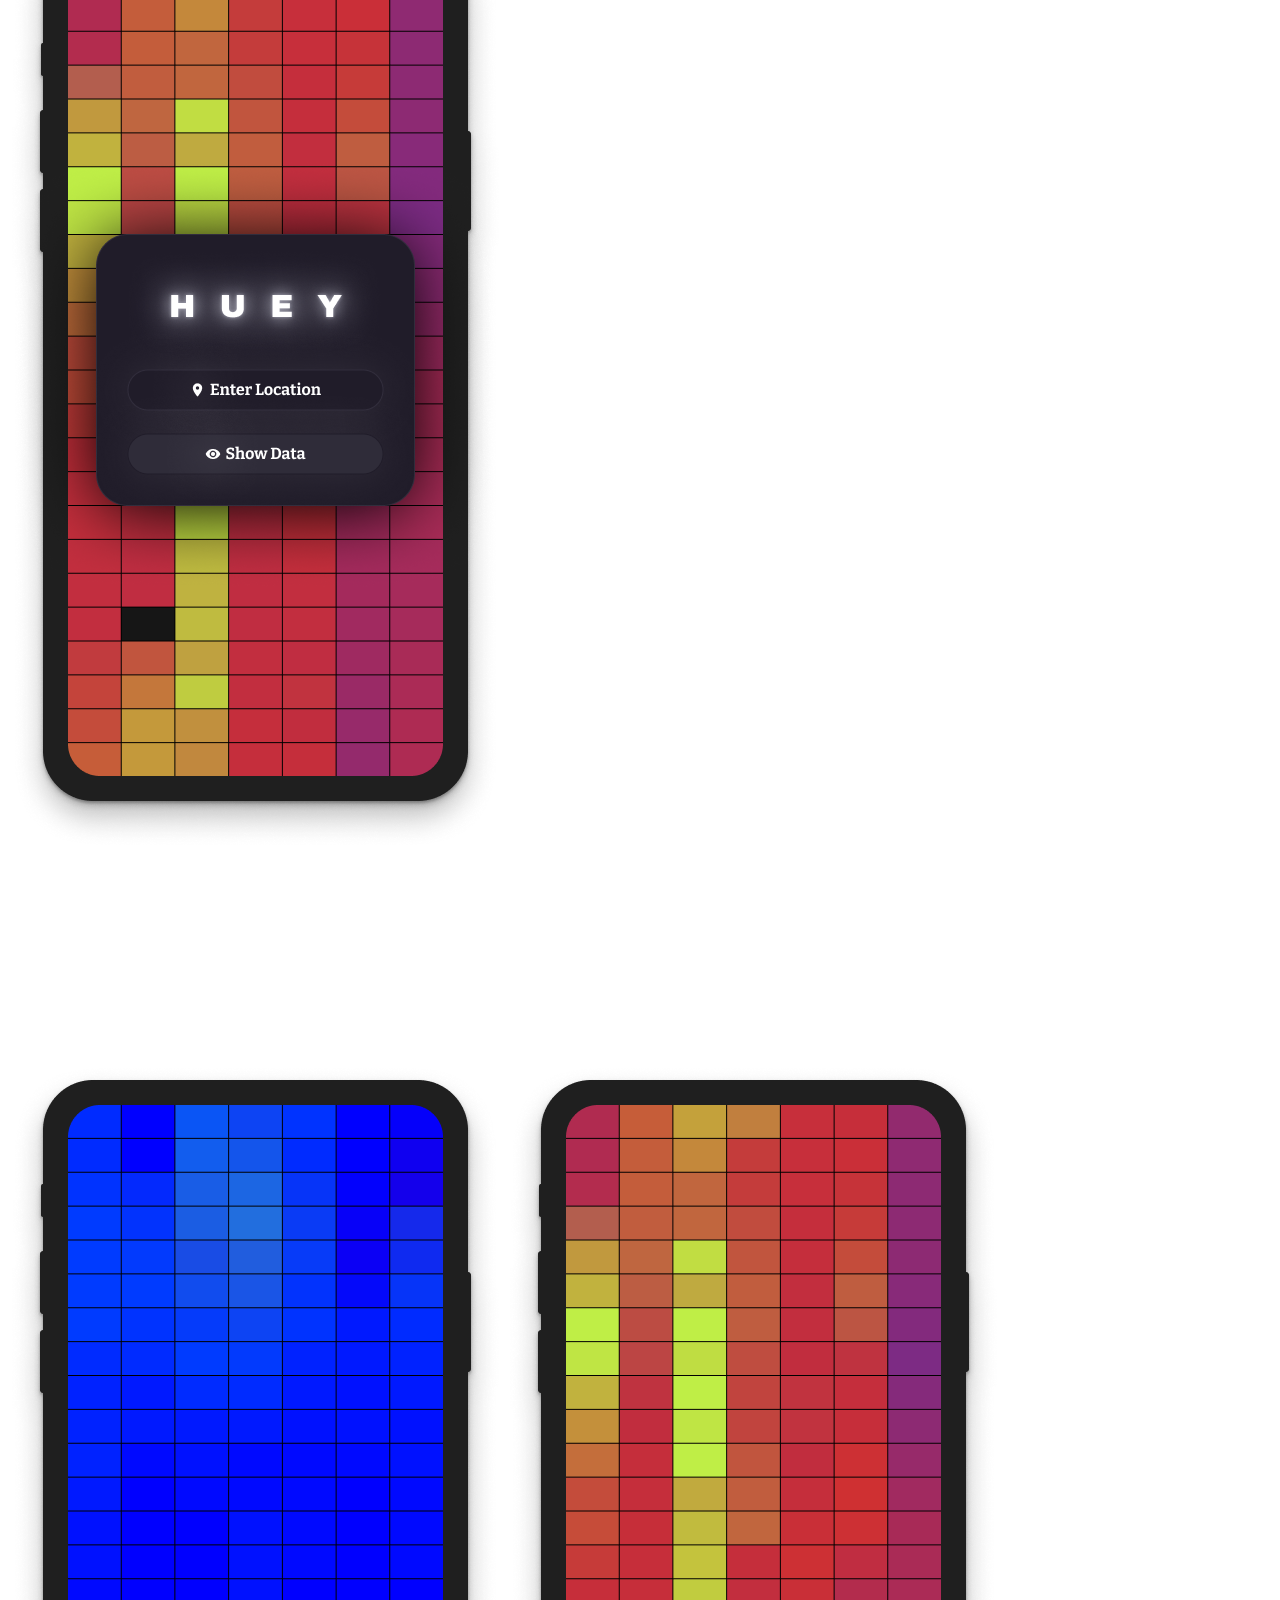
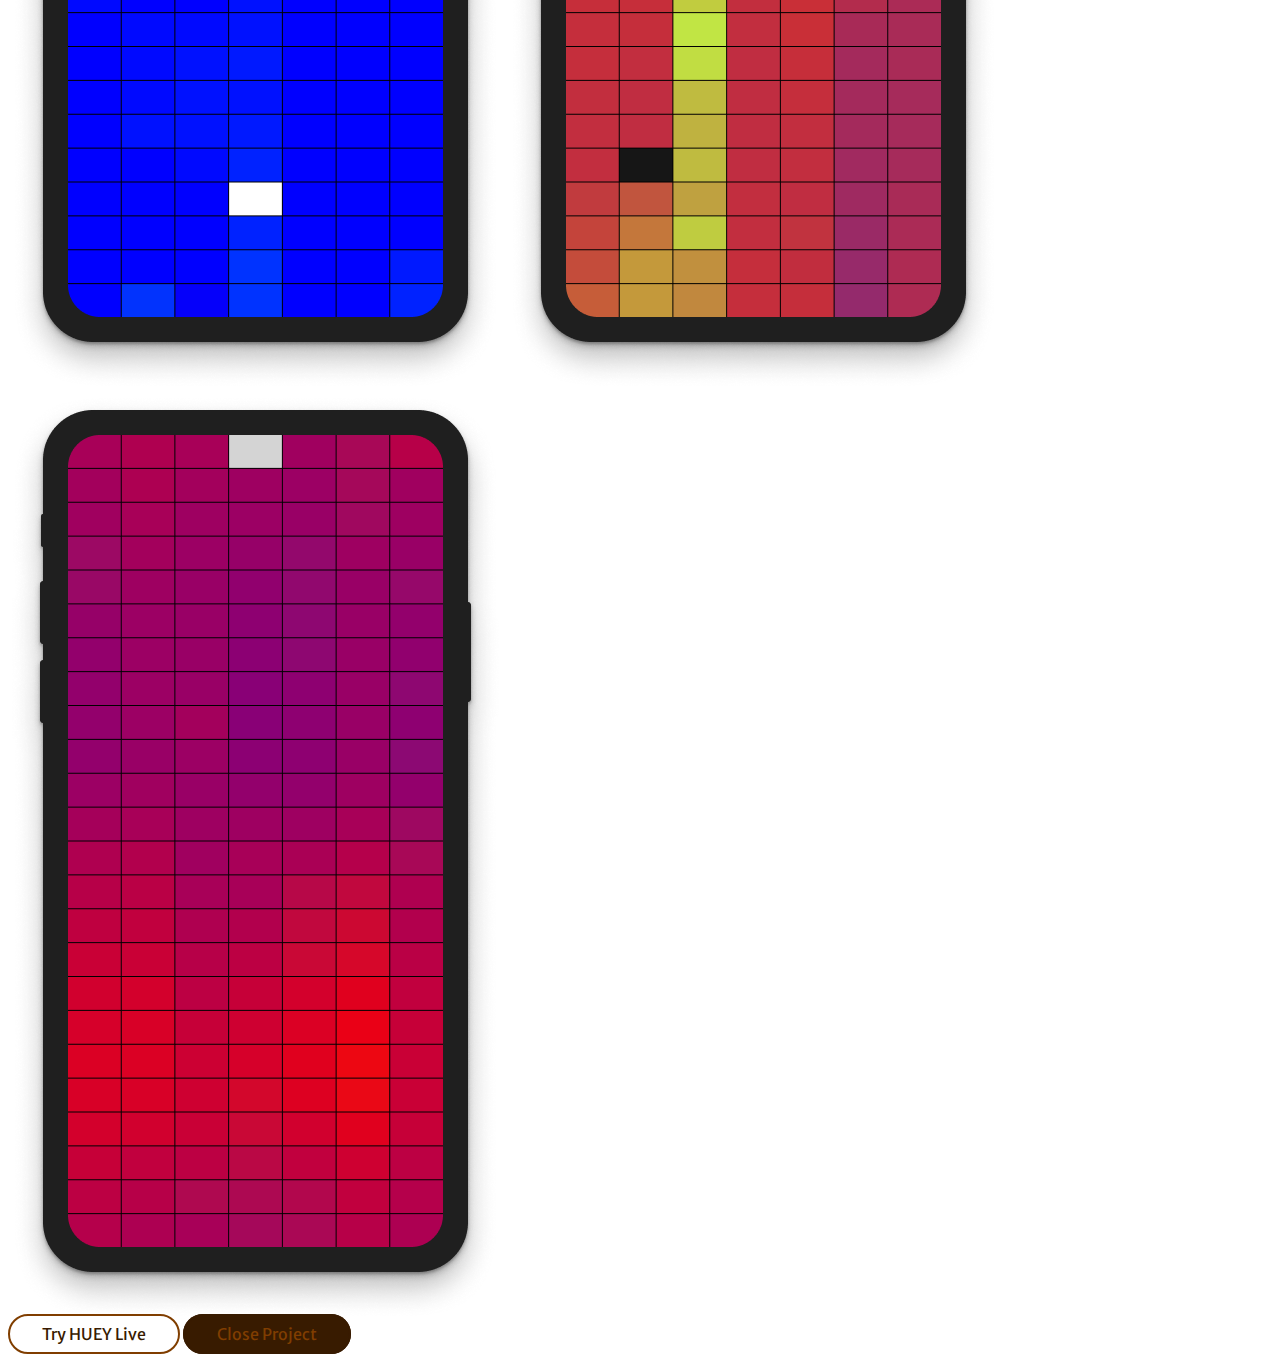
<file: projects/hueyweather.html>
<!DOCTYPE html>
<html lang="en">

<head>
    <meta charset="UTF-8">
    <meta name="viewport" content="width=device-width, initial-scale=1.0">
    <meta http-equiv="X-UA-Compatible" content="ie=edge">
    <link href="https://cdn.jsdelivr.net/npm/bootstrap@5.0.0-beta2/dist/css/bootstrap.min.css" rel="stylesheet"
        integrity="sha384-BmbxuPwQa2lc/FVzBcNJ7UAyJxM6wuqIj61tLrc4wSX0szH/Ev+nYRRuWlolflfl" crossorigin="anonymous">
    <link rel="stylesheet" type="text/css" media="screen" href="/css/projects.css" />
    <link rel="preconnect" href="https://fonts.gstatic.com/" crossorigin>
    <link
        href="https://fonts.googleapis.com/css2?family=Bebas+Neue&family=Merriweather+Sans:ital,wght@0,300;0,400;0,500;0,600;0,700;0,800;1,300;1,400;1,500;1,600;1,700;1,800&family=Merriweather:ital,wght@0,300;0,400;0,700;0,900;1,300;1,400;1,700;1,900&display=swap"
        rel="stylesheet">
    <!-- Global site tag (gtag.js) - Google Analytics -->
    <script async src="https://www.googletagmanager.com/gtag/js?id=UA-53404618-1"></script>
    <script>
        window.dataLayer = window.dataLayer || [];

        function gtag() {
            dataLayer.push(arguments);
        }
        gtag('js', new Date());

        gtag('config', 'UA-53404618-1');
    </script>
    <link rel="icon" type="image/png" href="../favicon-16x16.png" sizes="16x16">
    <link rel="icon" type="image/png" href="../favicon-32x32.png" sizes="32x32">
    <title>Jonny’s Forecast</title>
    <meta name="robots" content="noindex">
</head>

<body>
    <div class="modal-dialog modal-fullscreen">
        <div class="modal-content">
            <div class="modal-header">
                <div class="col-12 d-flex justify-content-center">
                    <div class="col-12 col-lg-10 d-flex align-items-center header-content">
                        <h1 class="modal-title" id="exampleModalLabel">HUEY Weather</h1>
                        <a class="btn-close" href="/index.html"></a>
                    </div>
                </div>
            </div>
            <div class="modal-body w-100 d-flex justify-content-center">
                <div class="container-fluid">
                    <img class="col-12 mt-0 mt-md-3 round-corners" src="/images/project-images/huey-hero.jpg">
                    <div class="col-12 d-flex justify-content-center">
                        <div class="col-12 col-lg-8">
                            <div class="row mt-5 mb-5">
                                <h2 class="modal-subhead">Challenge</h2>
                                <div class="col-12">
                                    Merging a passion for weather forecasting, minimalist design, and trend analysis, I
                                    set out
                                    to
                                    create a web-based 168hr weather data visualization of temperature and chance of
                                    precipitation that is 100% non-alphanumeric. The goal is to condense a large and
                                    complicated
                                    amount of forecast data into a simplistic, high-level view that can be quickly
                                    interpreted
                                    at a
                                    glance.
                                </div>
                            </div>
                            <div class="row">
                                <div class="col-12 col-sm-4 mb-5">
                                    <h2 class="modal-subhead">Technology Used</h2>
                                    <div class="col-12">
                                        <ul>
                                            <li>
                                                HTML
                                            </li>
                                            <li>
                                                CSS
                                            </li>
                                            <li>
                                                Vanilla Javascript
                                            </li>
                                            <li>
                                                Darksky API
                                            </li>
                                            <li>
                                                Google Places API
                                            </li>
                                            <li>
                                                Heroku
                                            </li>
                                            <li>
                                                Github
                                            </li>
                                        </ul>
                                    </div>
                                </div>
                                <div class="col-12 col-sm-8 mb-5">
                                    <h2 class="modal-subhead">Solution</h2>
                                    <div class="col-12">
                                        Using a simple color matrix charting temperature and chance of precipitation
                                        along the
                                        respective X and Y axes, create a week long cell grid divided by hour and plot
                                        the
                                        appropriate color values in the appropriate color cells and indicate which cell
                                        corresponds
                                        to the current time.
                                    </div>
                                </div>
                            </div>
                            <div class="row mb-5">
                                <h2 class="modal-subhead">High-Level Code Logic</h2>
                                <div class="col-12">
                                    <ol>
                                        <li>
                                            User enters location
                                        </li>
                                        <li>
                                            Use Google Places API to determine X,Y coordinates
                                        </li>
                                        <li>
                                            Fetch data from DarkSky using X, Y coordinates and return extended
                                            hourly forecast for the next 168 hours (1 week)
                                        </li>
                                        <li>
                                            Create a 7 x 24 space grid (168 total spaces) within a GUI representing the
                                            time
                                            (in
                                            hours) and days
                                        </li>
                                        <li>
                                            Starting with Sunday at 12am in the top left, use temperature and
                                            precipitation
                                            for
                                            each hour to
                                            style the background color on each space of the grid
                                        </li>
                                        <li>
                                            Indicate which hour in which day is the current hour
                                        </li>
                                        <li>
                                            Set timer to rerun application at the top of each hour to update data as
                                            long as
                                            the
                                            browser window is open
                                        </li>
                                    </ol>
                                </div>
                            </div>
                        </div>
                    </div>
                    <div class="row py-5 mb-5 d-flex justify-content-center align-items-center huey-image-container">
                        <div class="col-10 col-md-4 order-1 order-md-2">
                            <h2 class="mb-3 col-12 text-center text-md-start project-title white-text">Homepage Design
                            </h2>
                            <p class="col-12 text-center text-md-start mt-0 mb-3 white-text">
                                A single location input and data toggle
                                control
                                are all that powers this experience.
                            </p>
                            <p class="col-12 text-center text-md-start mt-0 mb-3 white-text">
                                Simple and beautiful, with a wealth of data to be interpreted at a glance. HUEY enables
                                you to see trends in the weather around you.
                            </p>
                        </div>
                        <div class="col-10 col-md-4 d-flex flex-column order-2 order-md-1">
                            <img class="col-12 align-self-center" src="/images/project-images/huey-modal.png">
                        </div>
                    </div>
                    <div class="row py-5 mb-5 d-flex justify-content-center huey-image-container">
                        <h2 class="mb-3 col-12 text-center project-title white-text">Sample Weather Patterns
                        </h2>
                        <div class="col-12 col-md-4 text-center align-self-center order-1 order-md-1 white-text">
                            <p class="mb-3">Mt. Everest 8pm on a Wednesday in March</p>
                        </div>
                        <div class="col-12 col-md-4 text-center align-self-center order-3 order-md-2 white-text">
                            <p class="mb-3">Austin, Texas 7pm on a Monday in March</p>
                        </div>
                        <div class="col-12 col-md-4 text-center align-self-center order-5 order-md-3 white-text">
                            <p class="mb-3">Death Valley 12am on a Wednesday in March</p>
                        </div>
                        <img class="col-10 col-md-4 mb-5 order-2 order-md-4"
                            src="/images/project-images/huey-forecast1.png">
                        <img class="col-10 col-md-4 mb-5 order-4 order-md-5"
                            src="/images/project-images/huey-forecast2.png">
                        <img class="col-10 col-md-4 mb-5 order-5 order-md-6"
                            src="/images/project-images/huey-forecast3.png">
                    </div>
                </div>
            </div>
            <div class="modal-footer">
                <div class="col-12 d-flex justify-content-center">
                    <div class="d-flex flex-wrap align-items-center justify-content-center footer-content">
                        <a class="btn-primary mx-1 mb-3" href="https://hueyweather.com/" target="_blank"
                            rel="noopener noreferrer">Try
                            HUEY
                            Live</a>
                        <a class="btn-secondary mx-1 mb-3" href="/index.html">Close Project</a>
                    </div>
                </div>
            </div>
        </div>
    </div>
    <script src="https://cdn.jsdelivr.net/npm/bootstrap@5.0.0-beta2/dist/js/bootstrap.bundle.min.js"
        integrity="sha384-b5kHyXgcpbZJO/tY9Ul7kGkf1S0CWuKcCD38l8YkeH8z8QjE0GmW1gYU5S9FOnJ0" crossorigin="anonymous">
    </script>
</body>

</html>
</file>
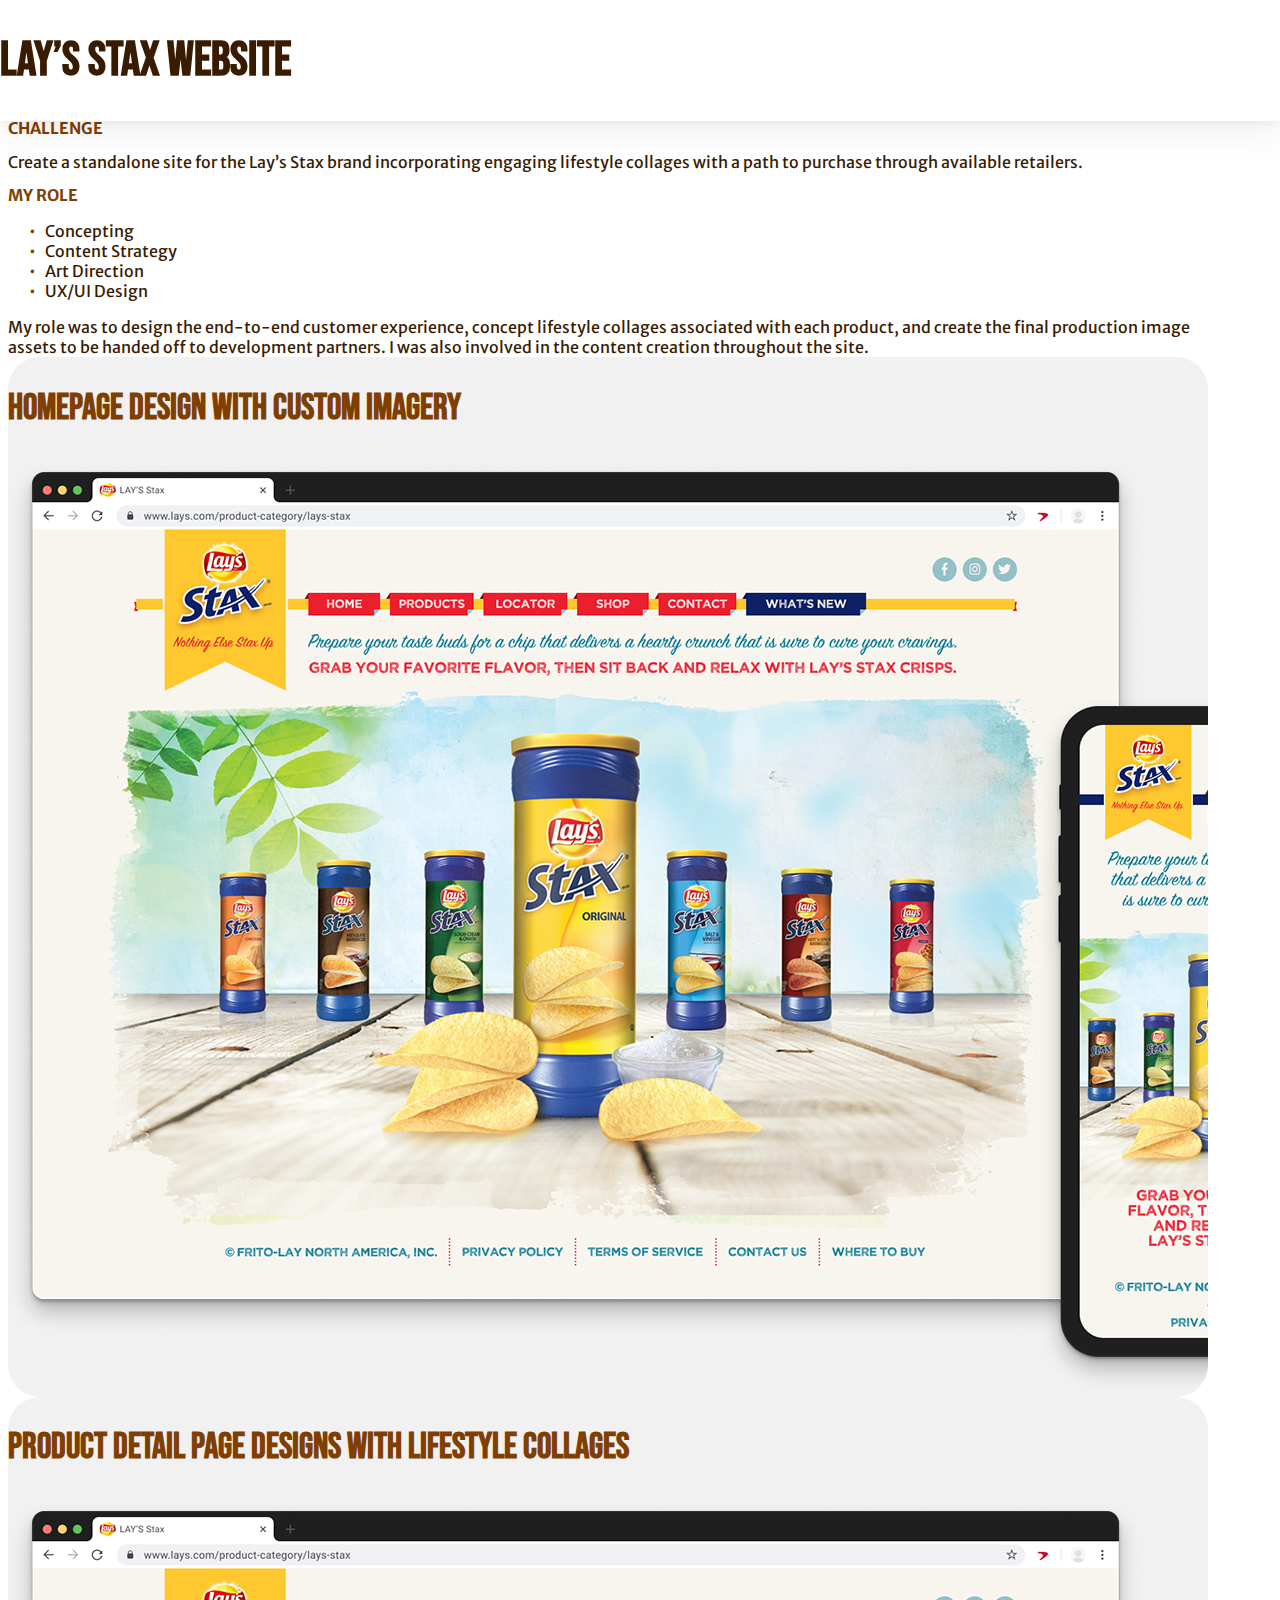
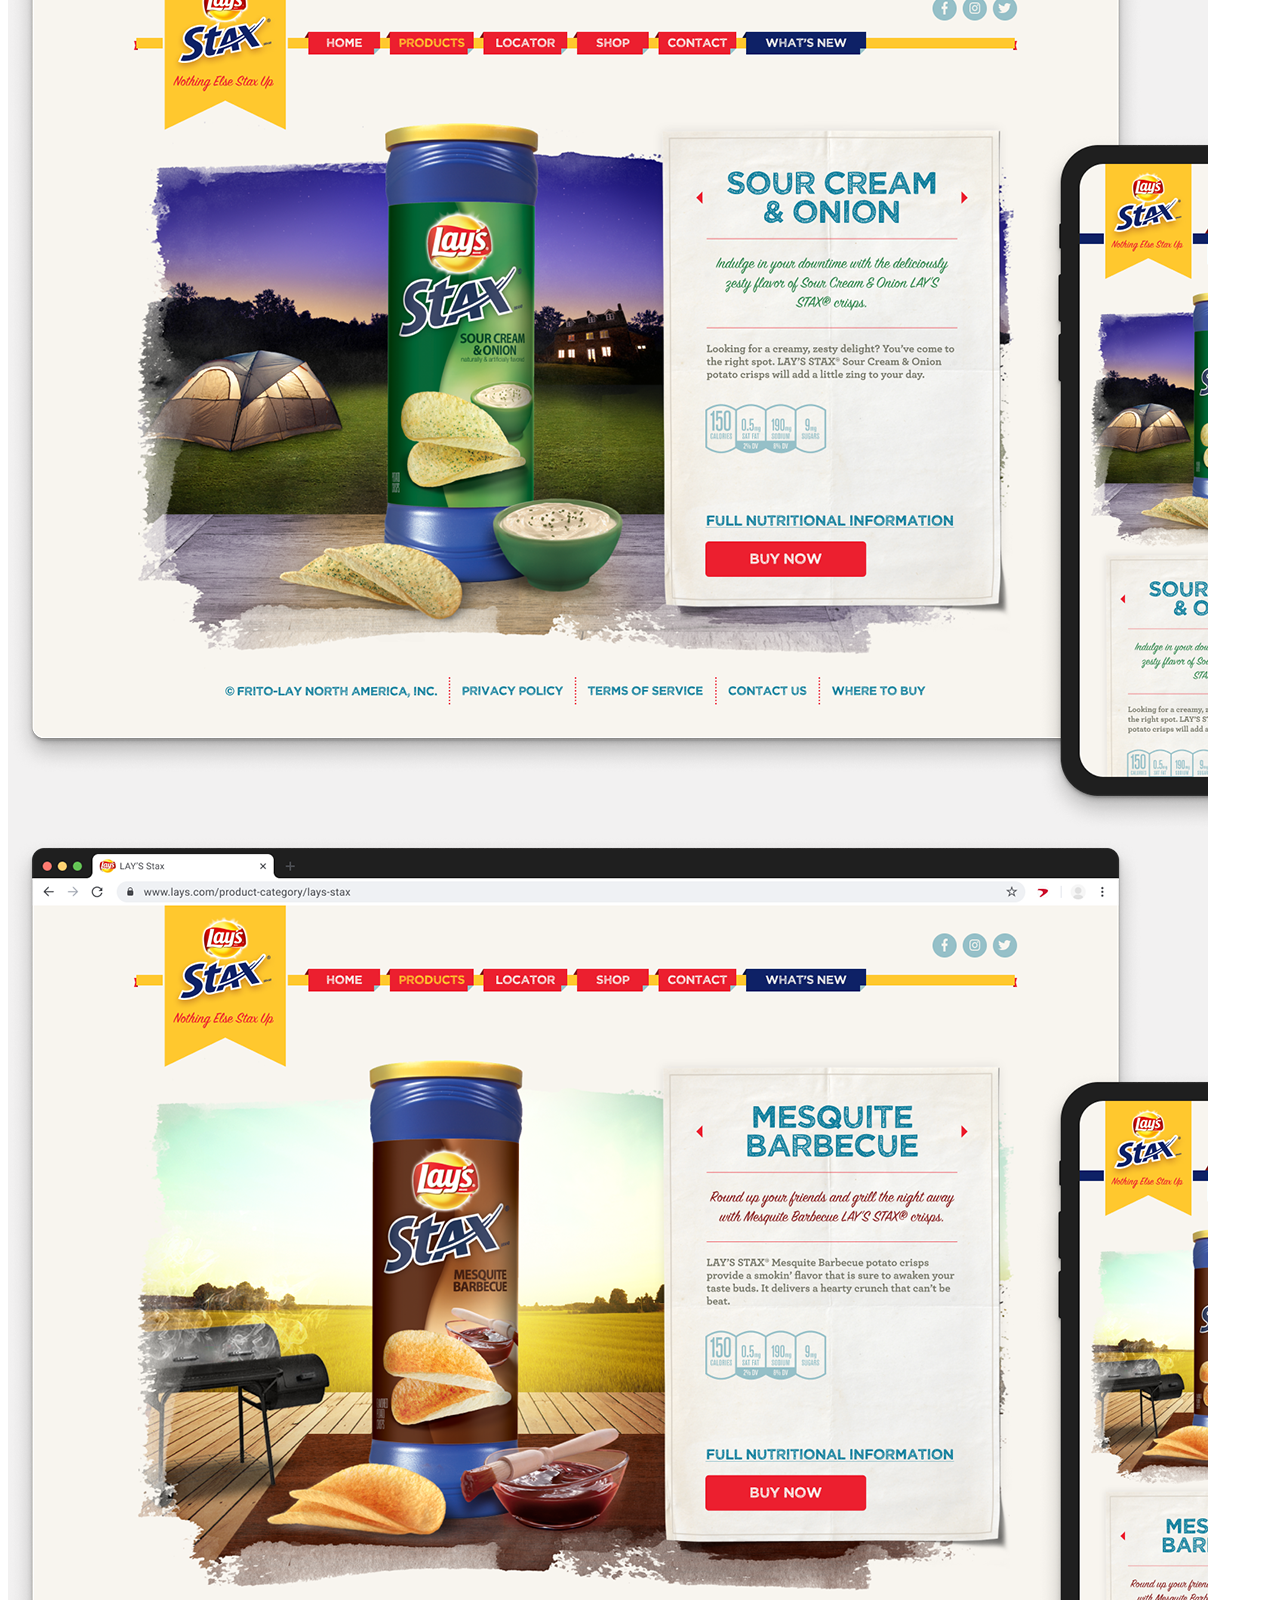
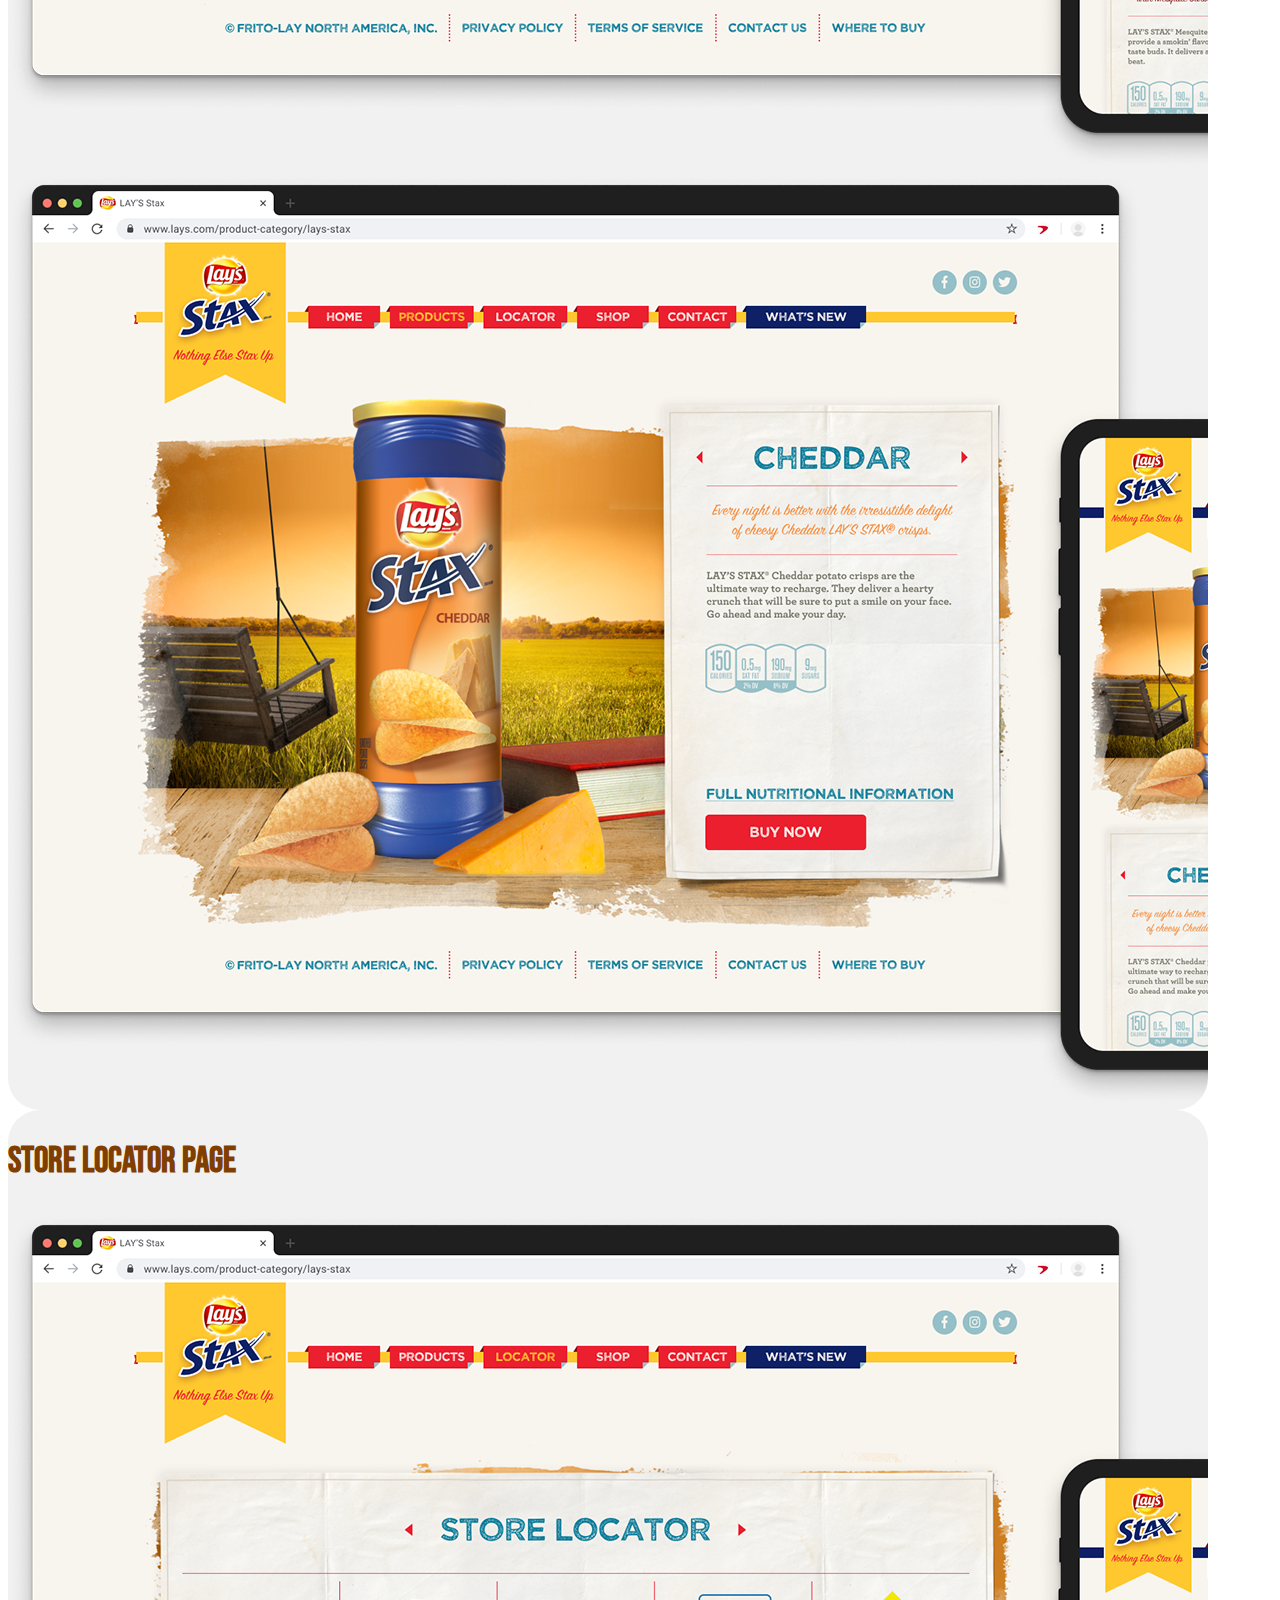
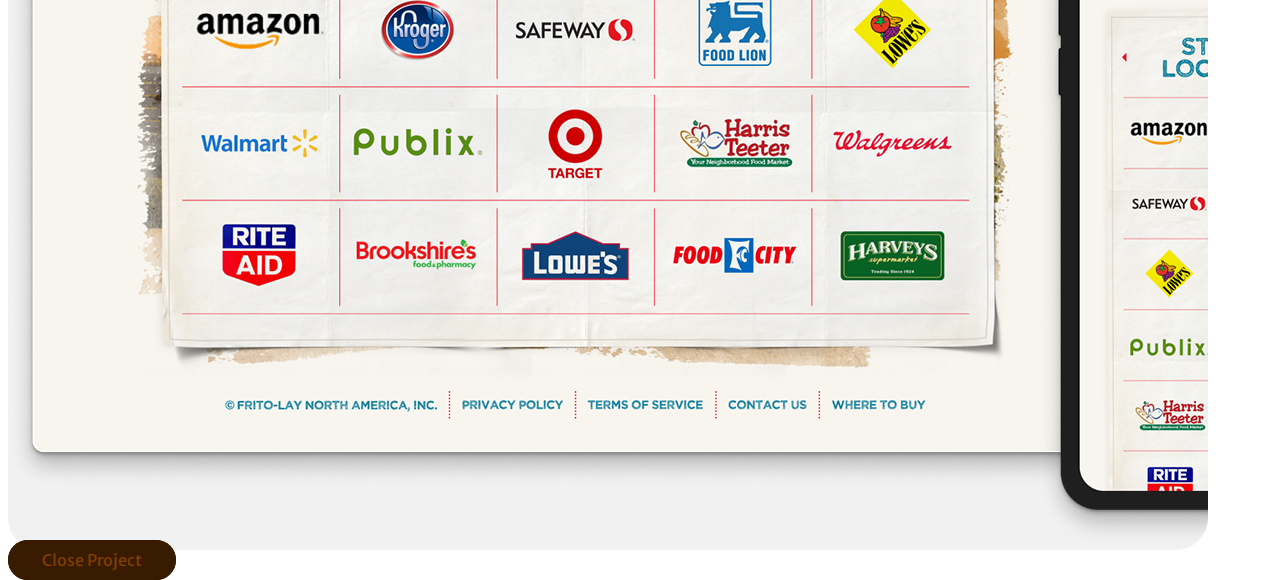
<file: projects/laysstaxwebsite.html>
<!DOCTYPE html>
<html lang="en">

<head>
    <meta charset="UTF-8">
    <meta name="viewport" content="width=device-width, initial-scale=1.0">
    <meta http-equiv="X-UA-Compatible" content="ie=edge">
    <link href="https://cdn.jsdelivr.net/npm/bootstrap@5.0.0-beta2/dist/css/bootstrap.min.css" rel="stylesheet"
        integrity="sha384-BmbxuPwQa2lc/FVzBcNJ7UAyJxM6wuqIj61tLrc4wSX0szH/Ev+nYRRuWlolflfl" crossorigin="anonymous">
    <link rel="stylesheet" type="text/css" media="screen" href="/css/projects.css" />
    <link rel="preconnect" href="https://fonts.gstatic.com/" crossorigin>
    <link
        href="https://fonts.googleapis.com/css2?family=Bebas+Neue&family=Merriweather+Sans:ital,wght@0,300;0,400;0,500;0,600;0,700;0,800;1,300;1,400;1,500;1,600;1,700;1,800&family=Merriweather:ital,wght@0,300;0,400;0,700;0,900;1,300;1,400;1,700;1,900&display=swap"
        rel="stylesheet">
    <!-- Global site tag (gtag.js) - Google Analytics -->
    <script async src="https://www.googletagmanager.com/gtag/js?id=UA-53404618-1"></script>
    <script>
        window.dataLayer = window.dataLayer || [];

        function gtag() {
            dataLayer.push(arguments);
        }
        gtag('js', new Date());

        gtag('config', 'UA-53404618-1');
    </script>
    <link rel="icon" type="image/png" href="../favicon-16x16.png" sizes="16x16">
    <link rel="icon" type="image/png" href="../favicon-32x32.png" sizes="32x32">
    <title>Jonny Stax</title>
    <meta name="robots" content="noindex">
</head>

<body>
    <div class="modal-dialog modal-fullscreen">
        <div class="modal-content">
            <div class="modal-header">
                <div class="col-12 d-flex justify-content-center">
                    <div class="col-12 d-flex align-items-center header-content">
                        <h1 class="modal-title" id="exampleModalLabel">Lay’s Stax Website</h1>
                        <a class="btn-close" href="/index.html"></a>
                    </div>
                </div>
            </div>
            <div class="modal-body w-100 d-flex justify-content-center">
                <div class="container-fluid">
                    <div class="col-12 d-flex justify-content-center">
                        <div class="col-12 col-lg-8">
                            <div class="row mt-3 mt-md-5 mb-5">
                                <h2 class="modal-subhead">Challenge</h2>
                                <div class="col-12">
                                    Create a standalone site for the Lay’s Stax brand incorporating engaging lifestyle
                                    collages
                                    with a path to purchase through available retailers.
                                </div>
                            </div>
                            <div class="row mb-5">
                                <h2 class="modal-subhead">My Role</h2>
                                <div class="col-12 col-md-4">
                                    <ul>
                                        <li>Concepting</li>
                                        <li>Content Strategy</li>
                                        <li>Art Direction</li>
                                        <li>UX/UI Design</li>
                                    </ul>
                                </div>
                                <div class="col-12 col-md-8">
                                    My role was to design the end-to-end customer experience, concept lifestyle collages
                                    associated with each product, and create the final production image assets to be
                                    handed off
                                    to development partners. I was also involved in the content creation throughout the
                                    site.
                                </div>
                            </div>
                        </div>
                    </div>
                    <div class="row py-5 mb-3 d-flex justify-content-center visual-design-image-container">
                        <h2 class="mb-3 col-12 text-center project-title">Homepage design with custom imagery</h2>
                        <div class="col-12 col-md-10 d-flex flex-column">
                            <img class="col-12" src="/images/project-images/stax-home.png">
                        </div>
                    </div>
                    <div class="row py-5 mb-3 d-flex justify-content-center visual-design-image-container">
                        <h2 class="mb-3 col-12 text-center project-title">Product detail page designs with lifestyle
                            collages
                        </h2>
                        <div class="col-12 col-md-10 d-flex flex-column">
                            <img class="col-12 mb-3" src="/images/project-images/stax-product1.png">
                        </div>
                        <div class="col-6 col-md-5 d-flex flex-column">
                            <img class="col-12 mb-3" src="/images/project-images/stax-product2.png">
                        </div>
                        <div class="col-6 col-md-5 d-flex flex-column">
                            <img class="col-12 mb-3" src="/images/project-images/stax-product3.png">
                        </div>
                    </div>
                    <div class="row py-5 mb-3 d-flex justify-content-center visual-design-image-container">
                        <h2 class="mb-3 col-12 text-center project-title">Store locator page
                        </h2>
                        <div class="col-12 col-md-10 d-flex flex-column">
                            <img class="col-12" src="/images/project-images/stax-store.png">
                        </div>
                    </div>
                </div>
            </div>
            <div class="modal-footer">
                <div class="col-12 d-flex justify-content-center">
                    <div class="d-flex align-items-center footer-content">
                        <a class="btn-secondary mx-1 mb-3" href="/index.html">Close Project</a>
                    </div>
                </div>
            </div>
        </div>
    </div>
    <script src="https://cdn.jsdelivr.net/npm/bootstrap@5.0.0-beta2/dist/js/bootstrap.bundle.min.js"
        integrity="sha384-b5kHyXgcpbZJO/tY9Ul7kGkf1S0CWuKcCD38l8YkeH8z8QjE0GmW1gYU5S9FOnJ0" crossorigin="anonymous">
    </script>
</body>

</html>
</file>
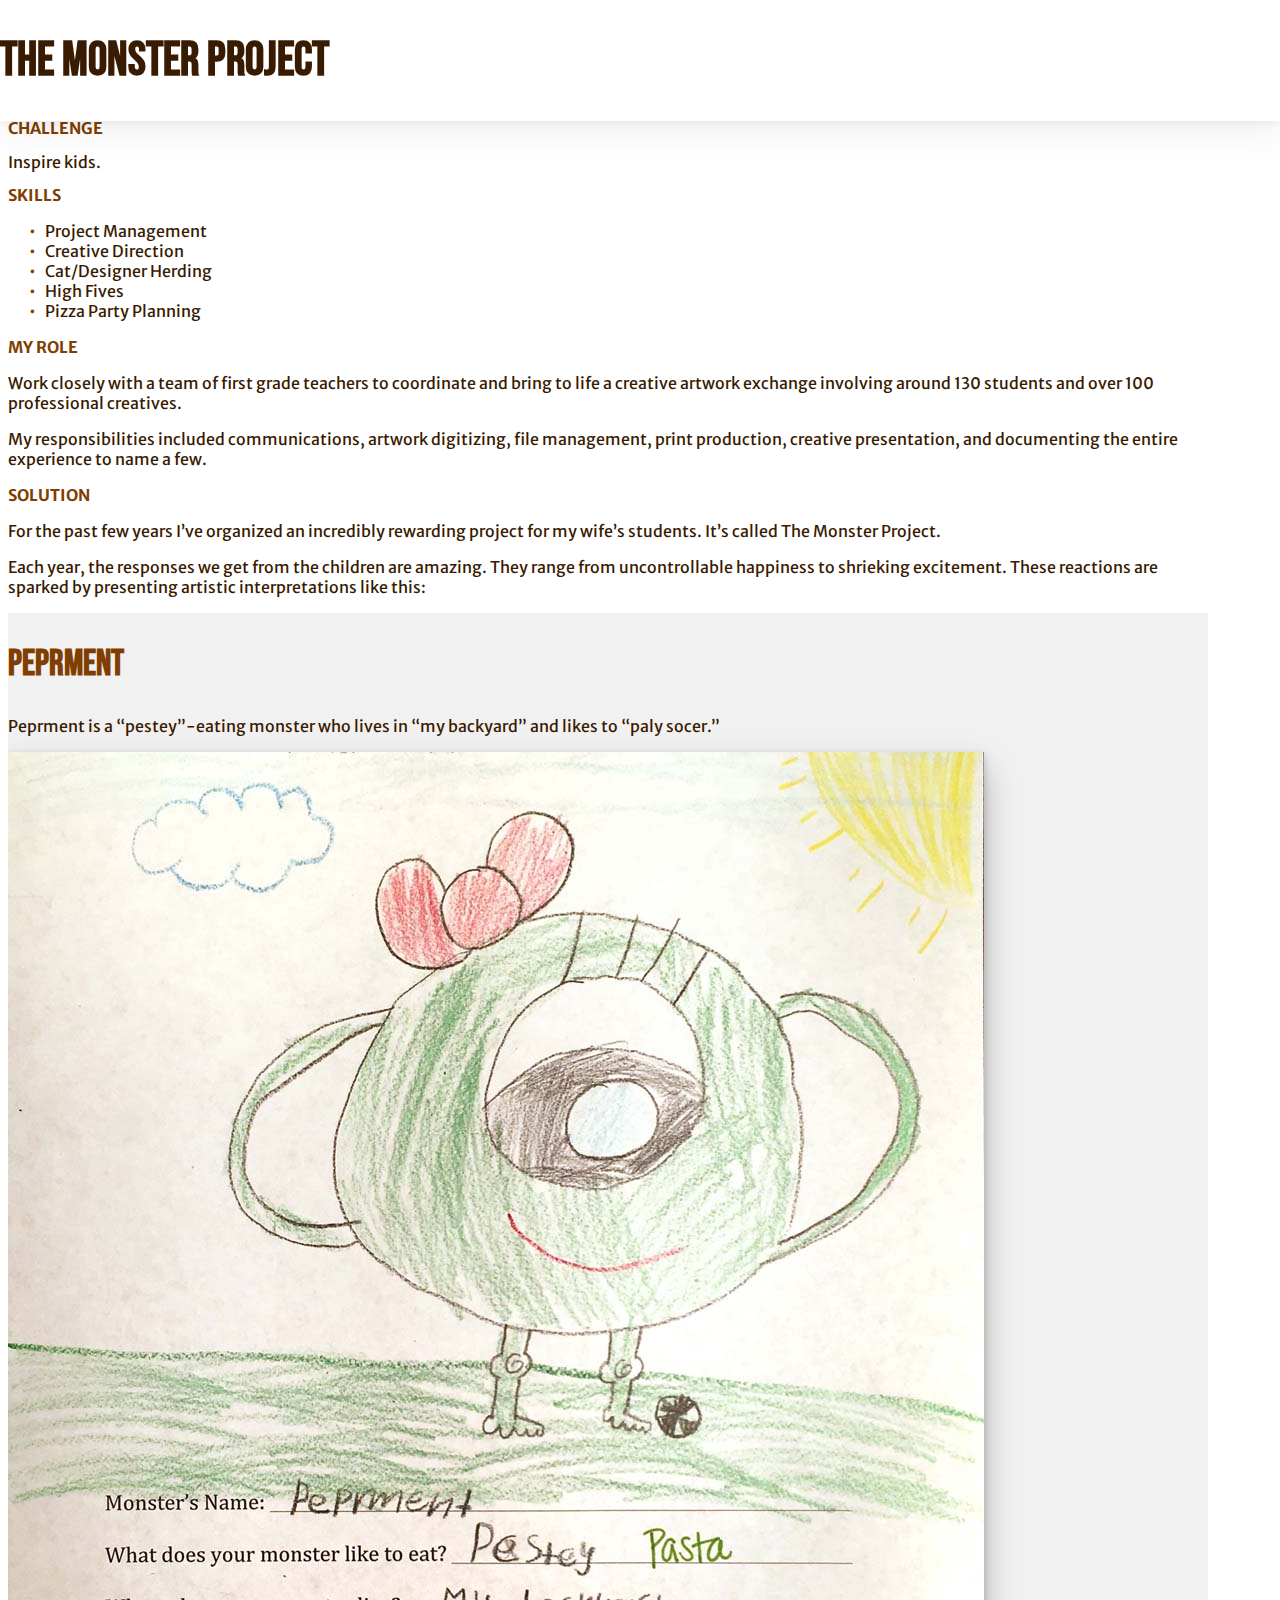
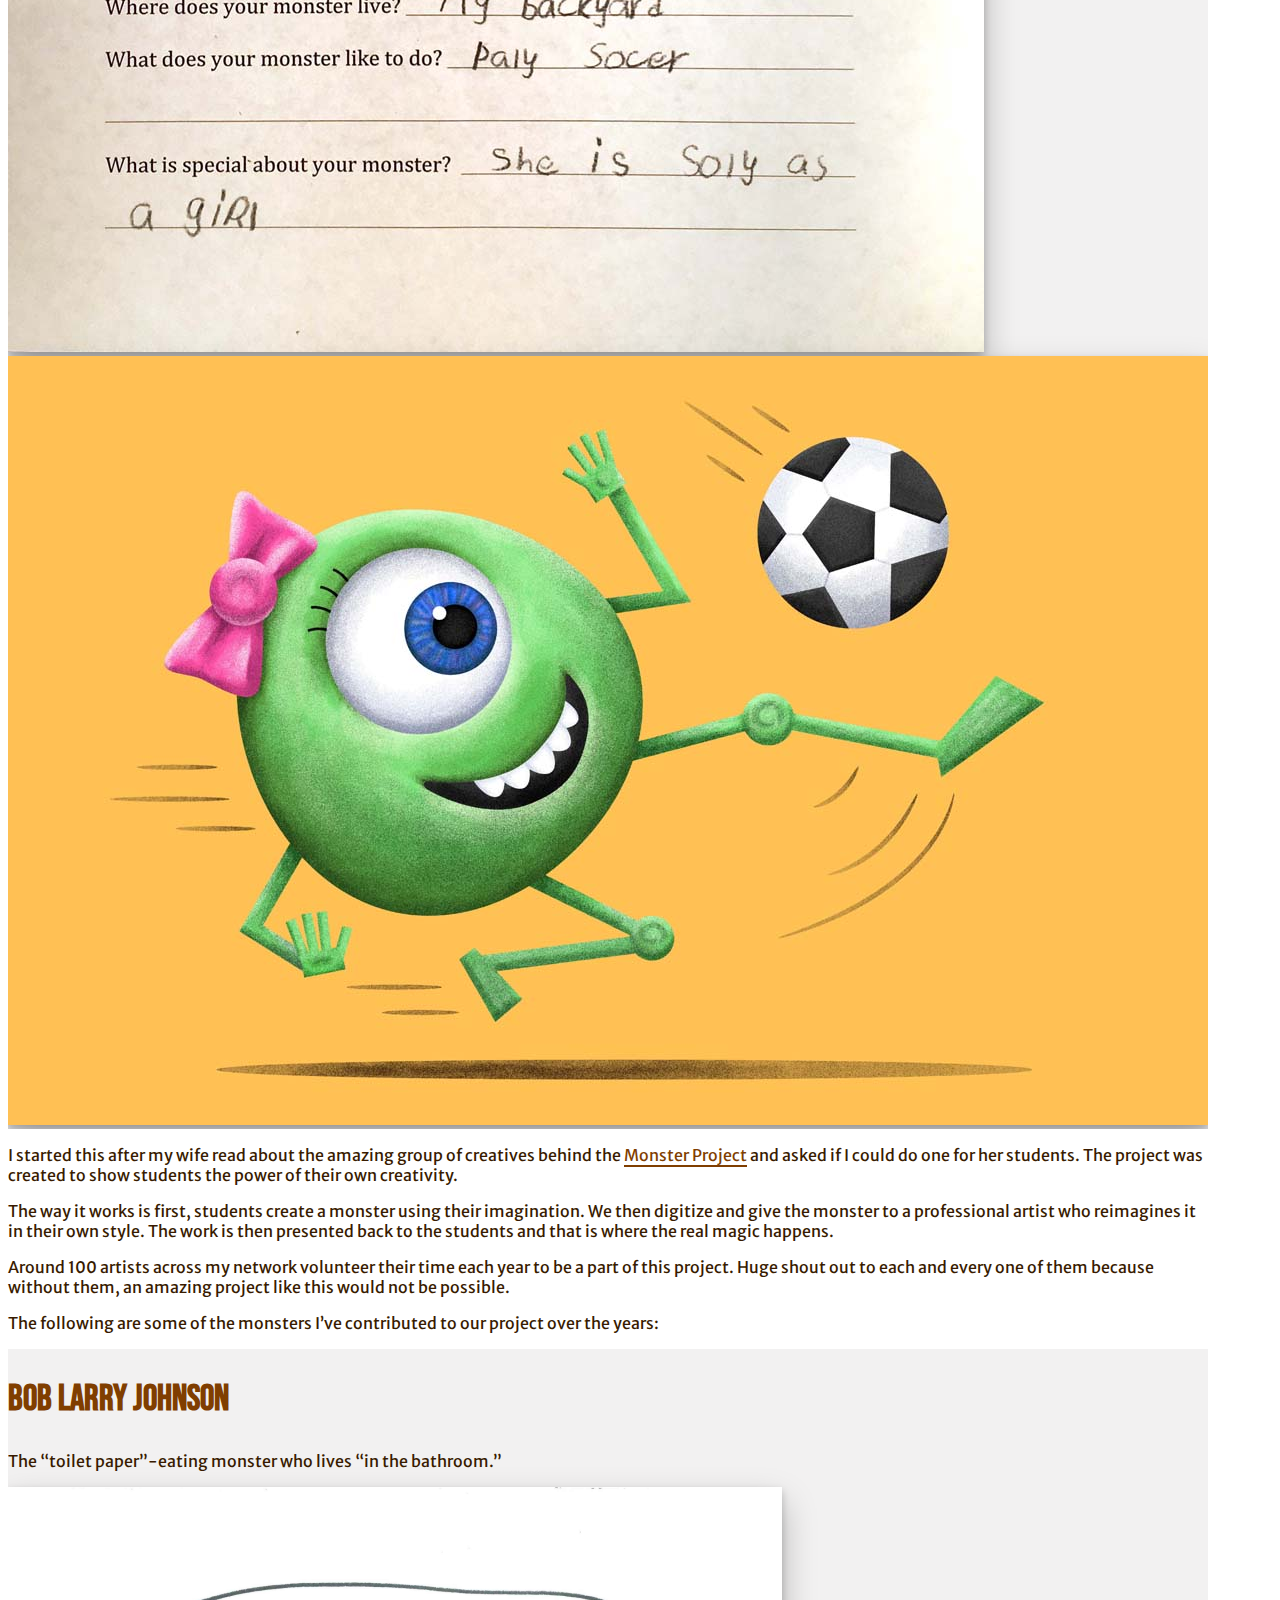
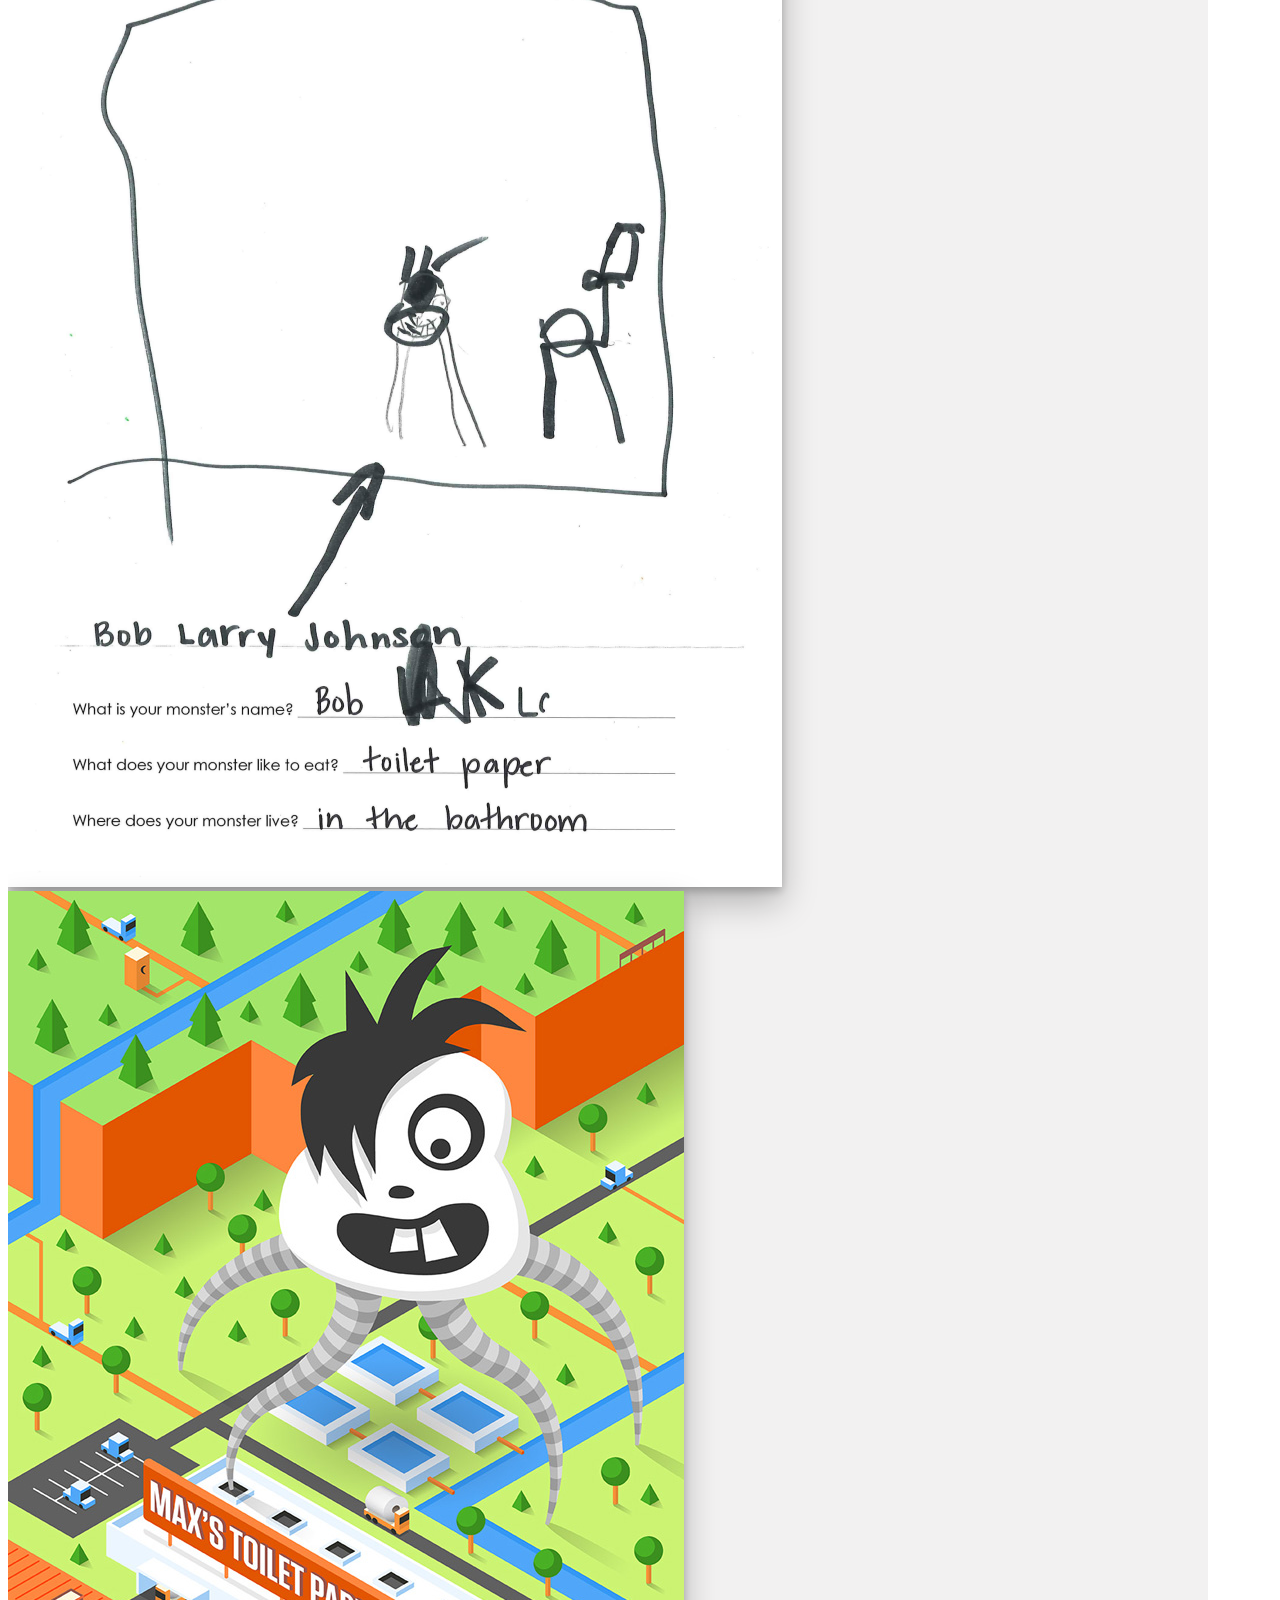
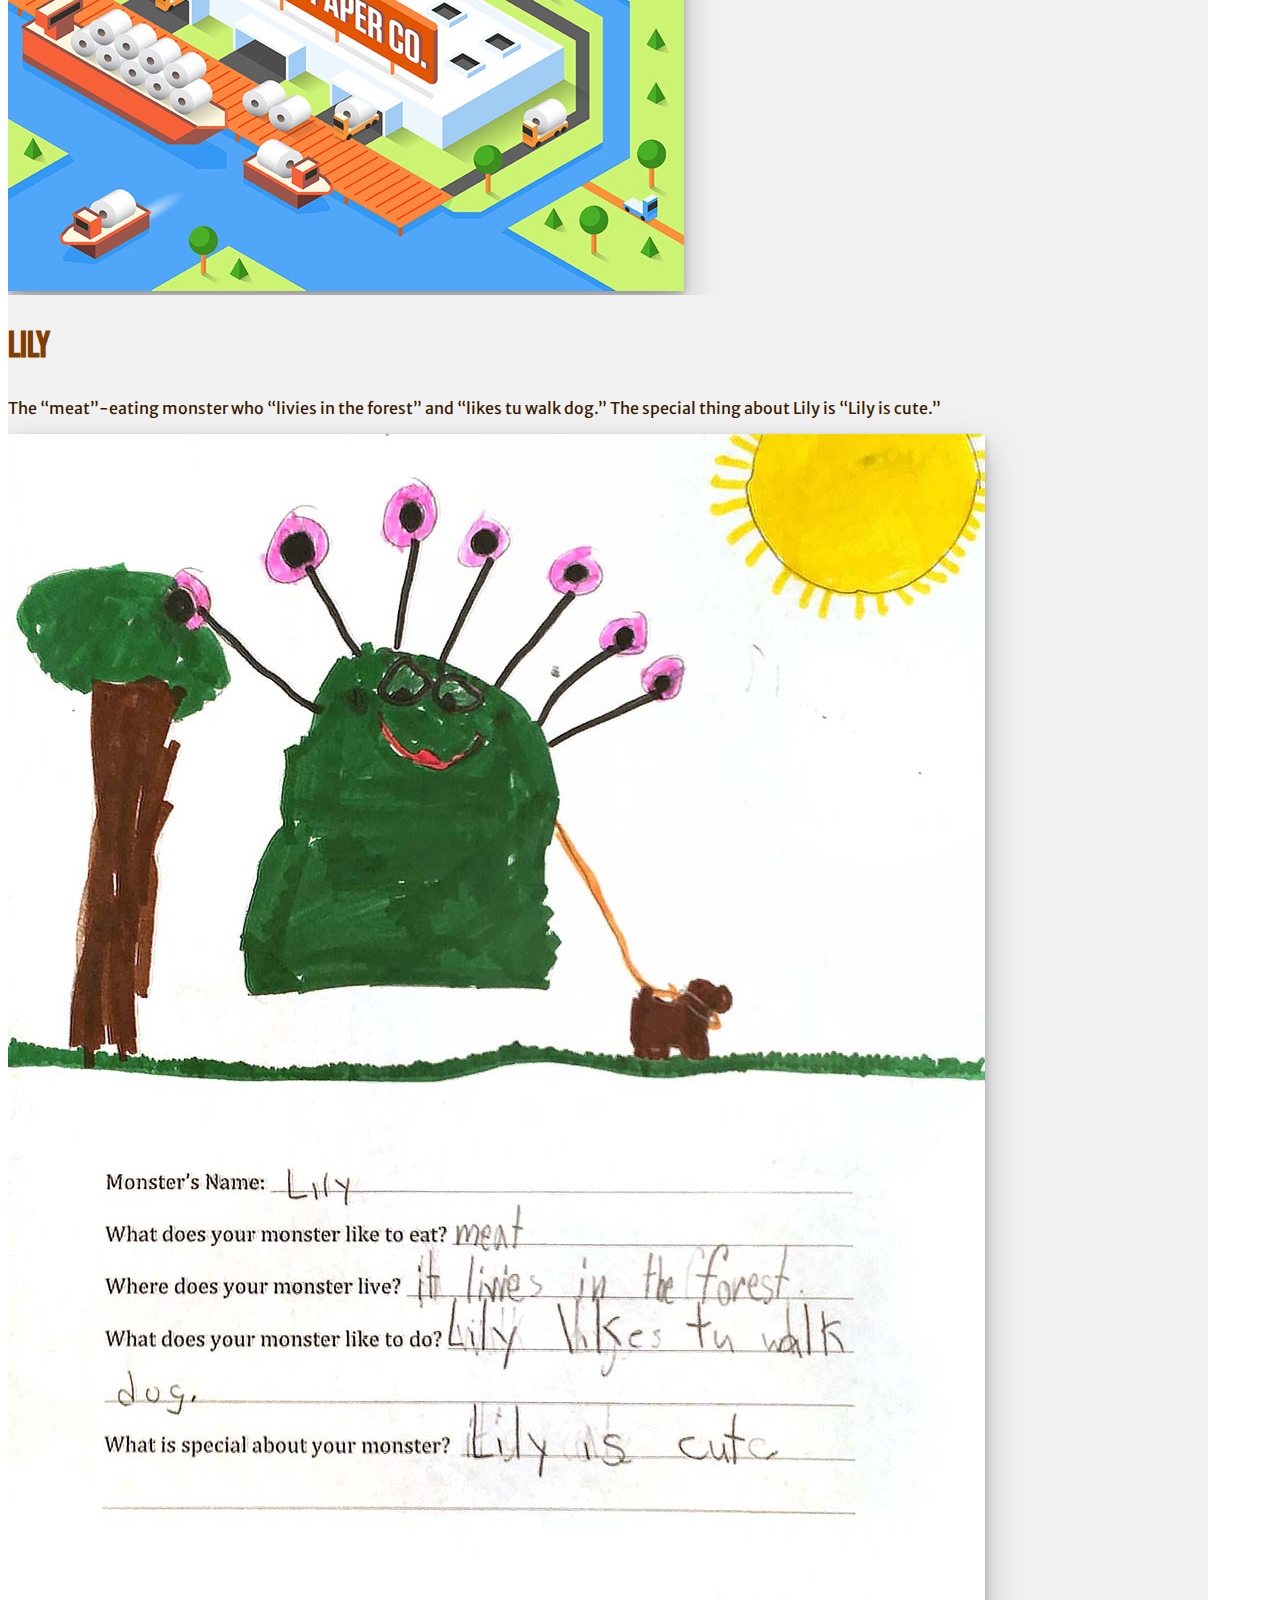
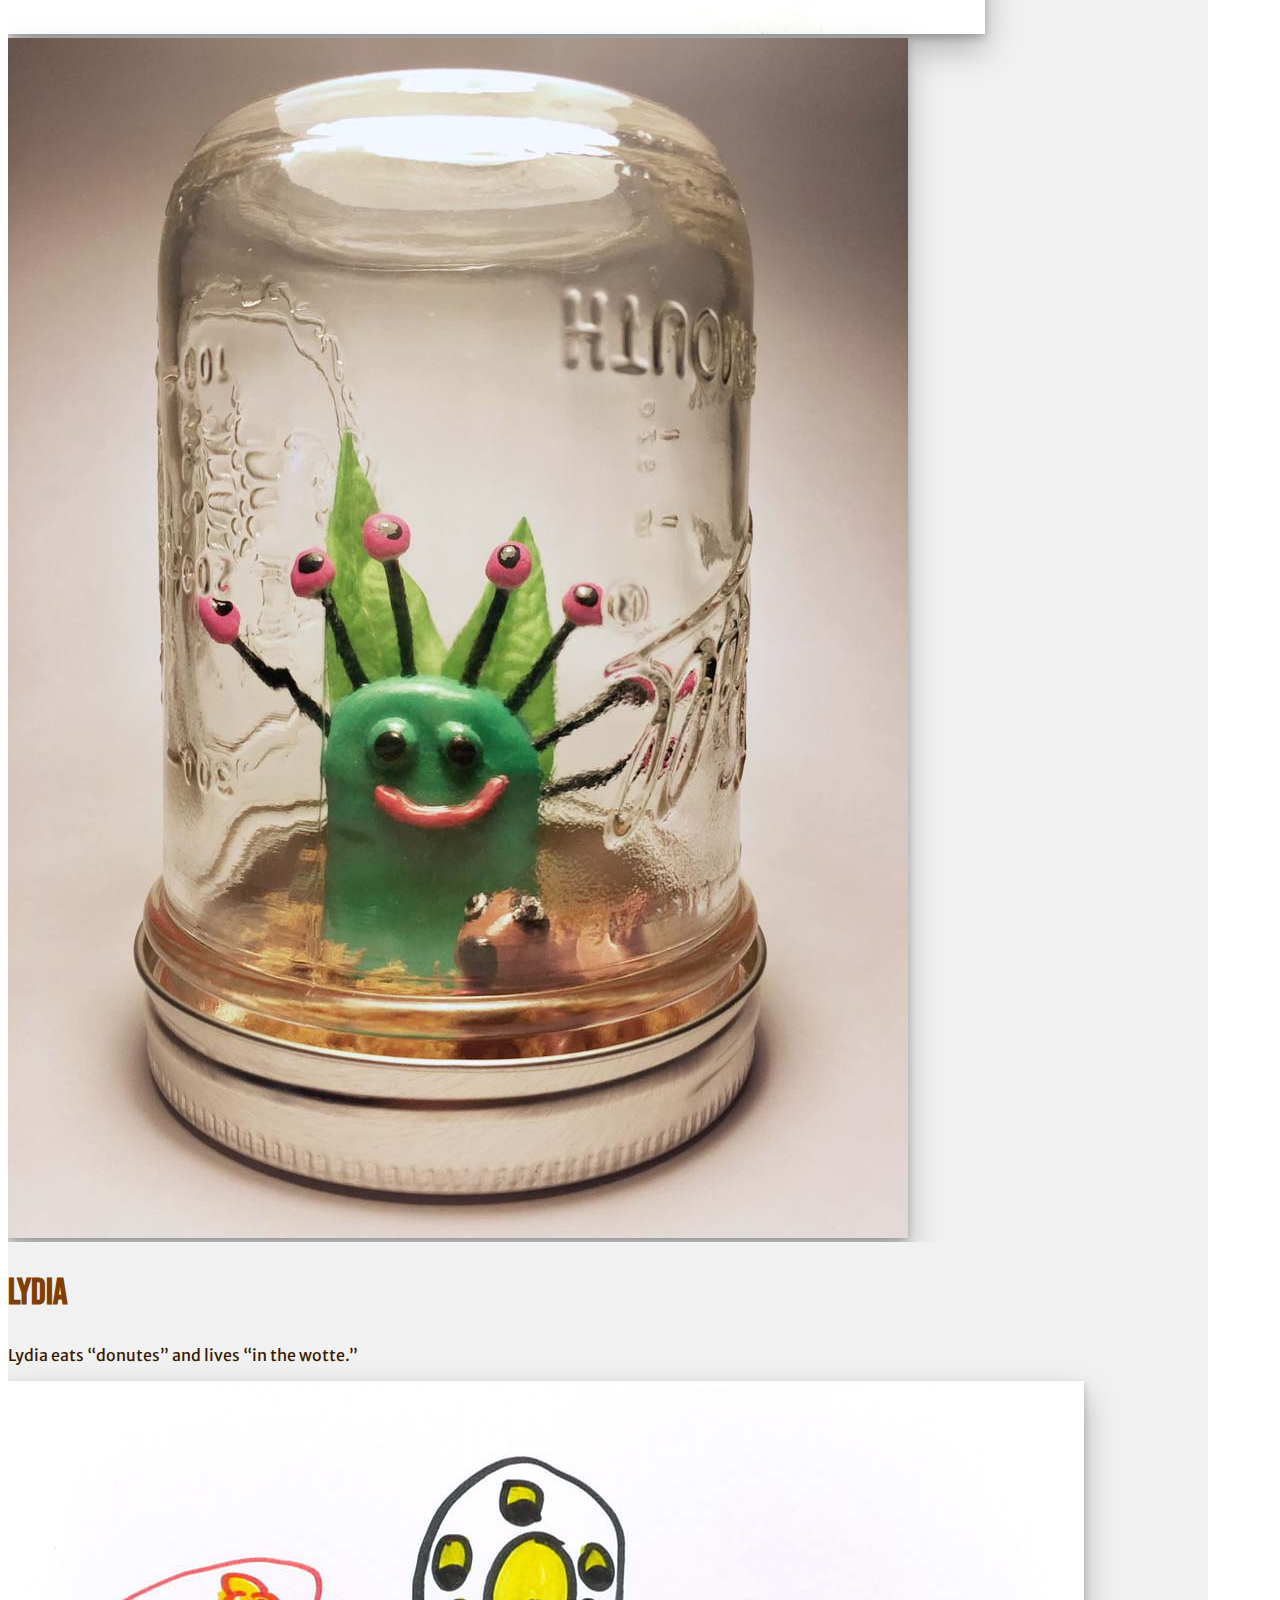
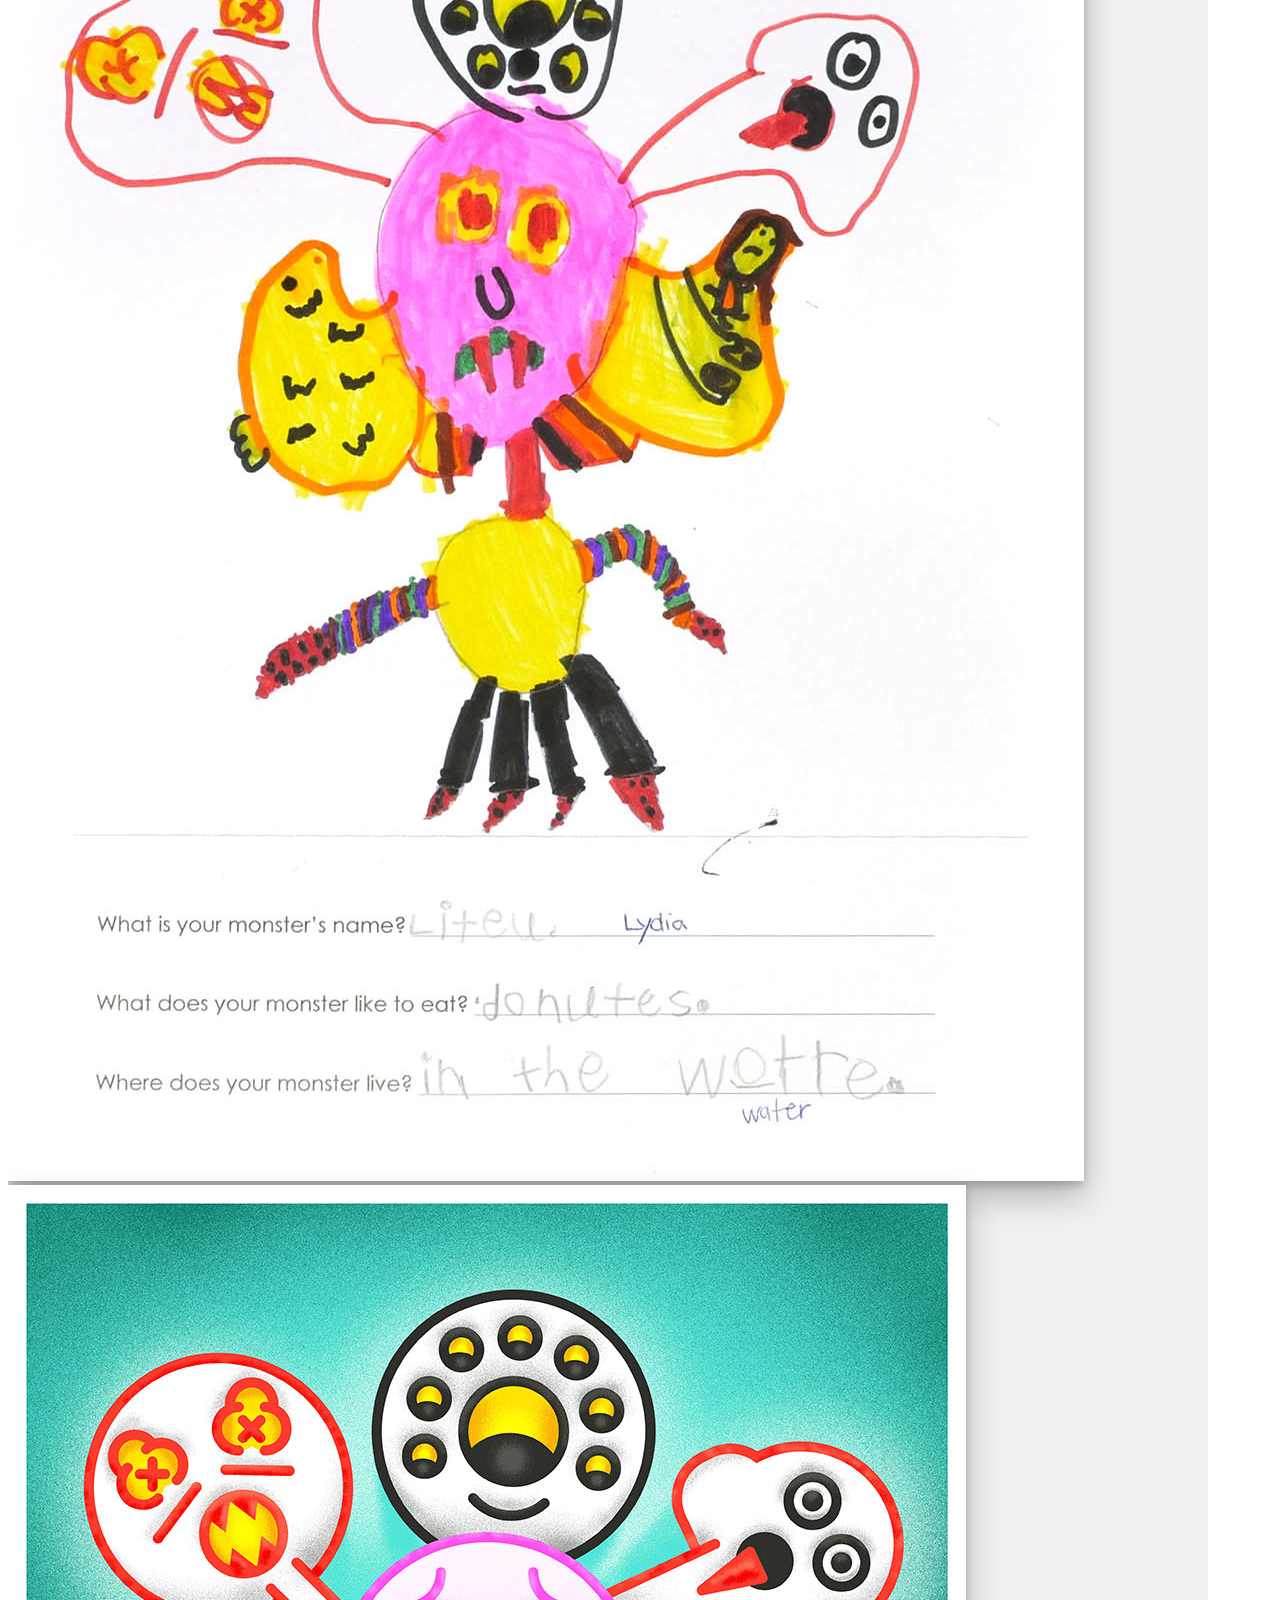
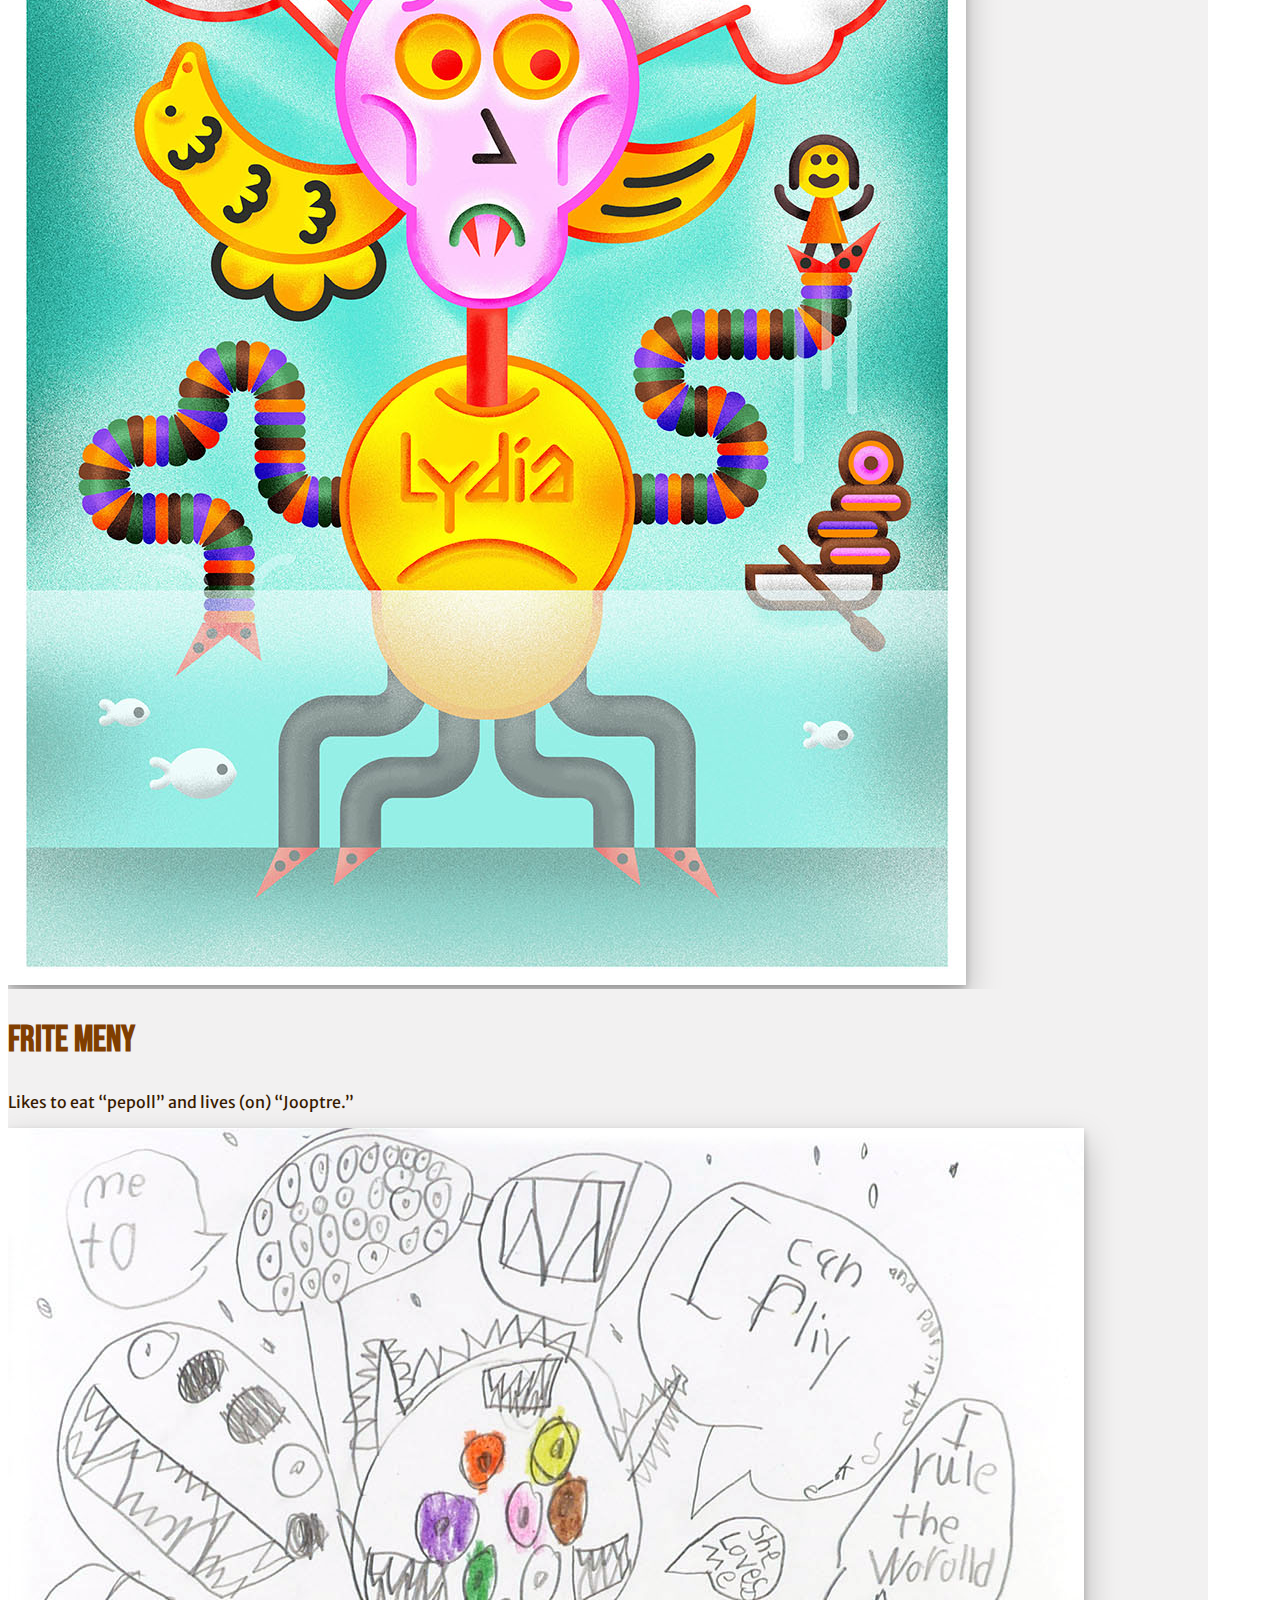
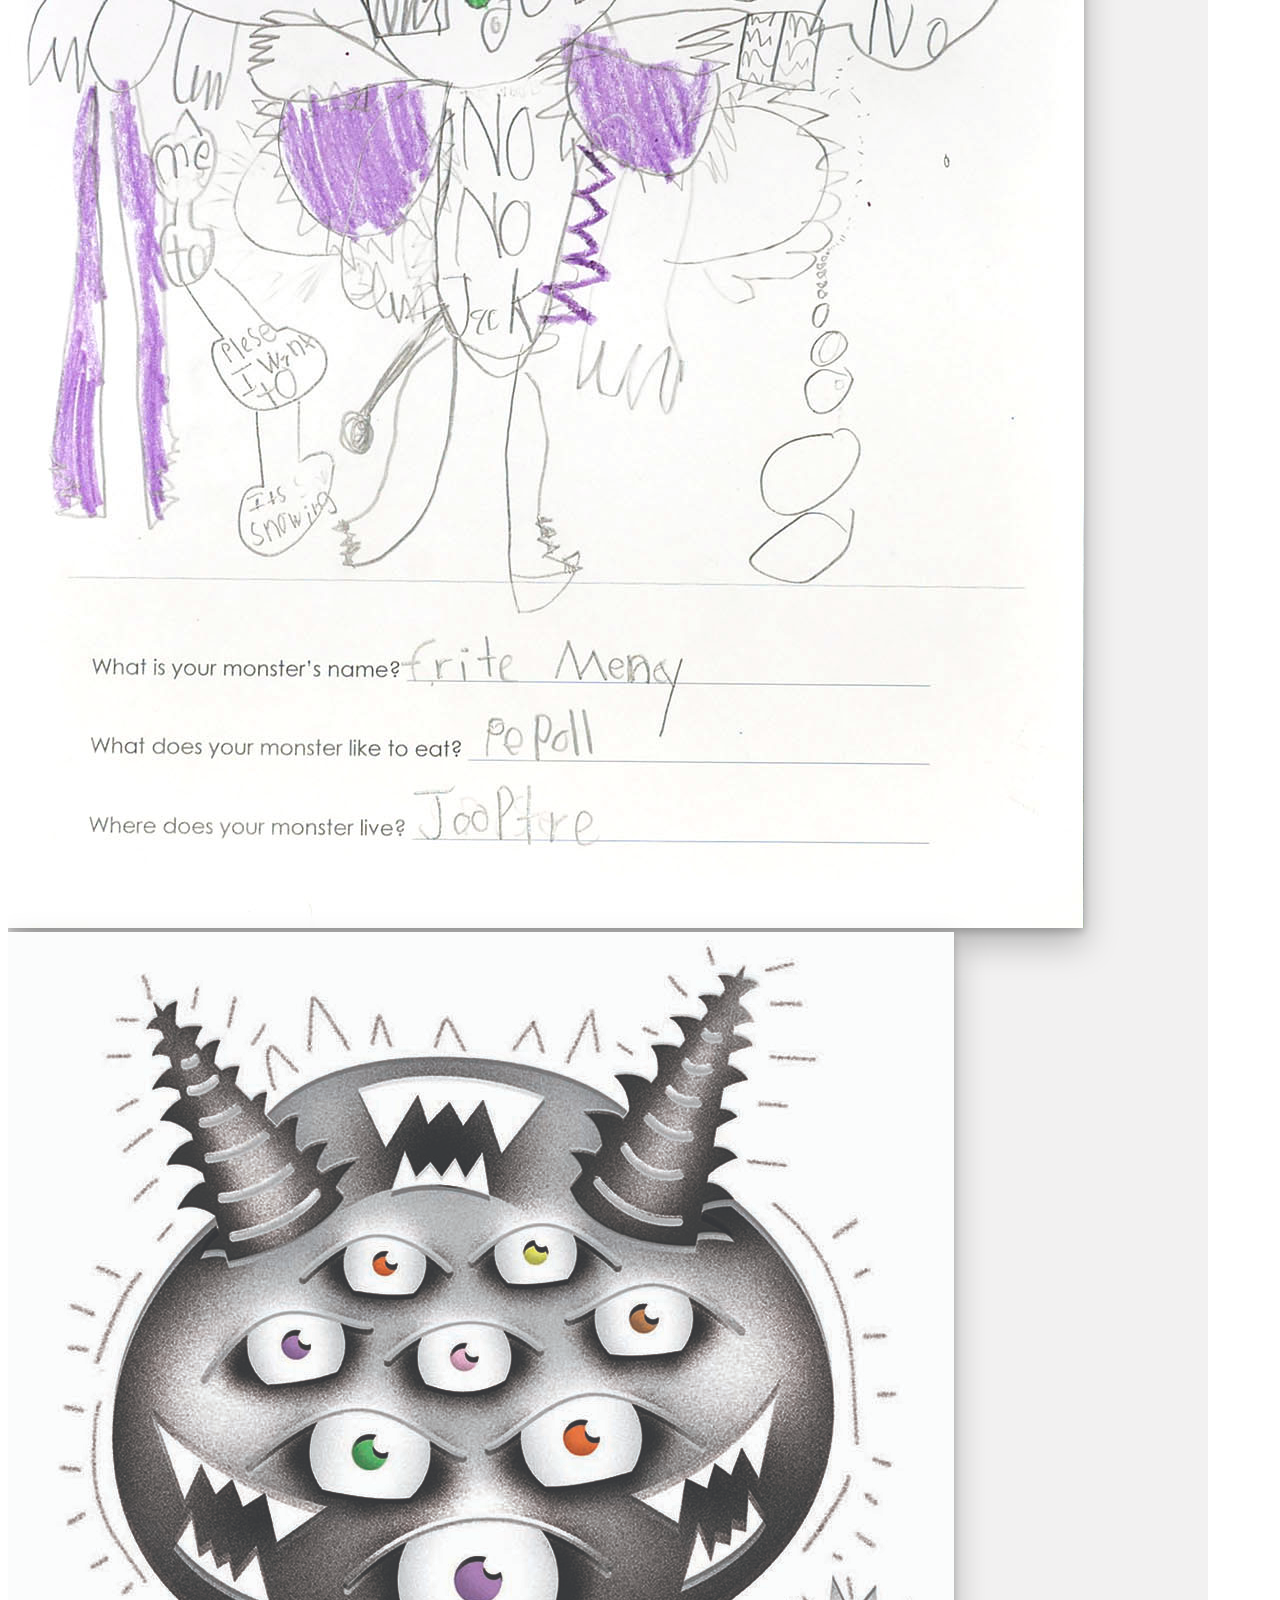
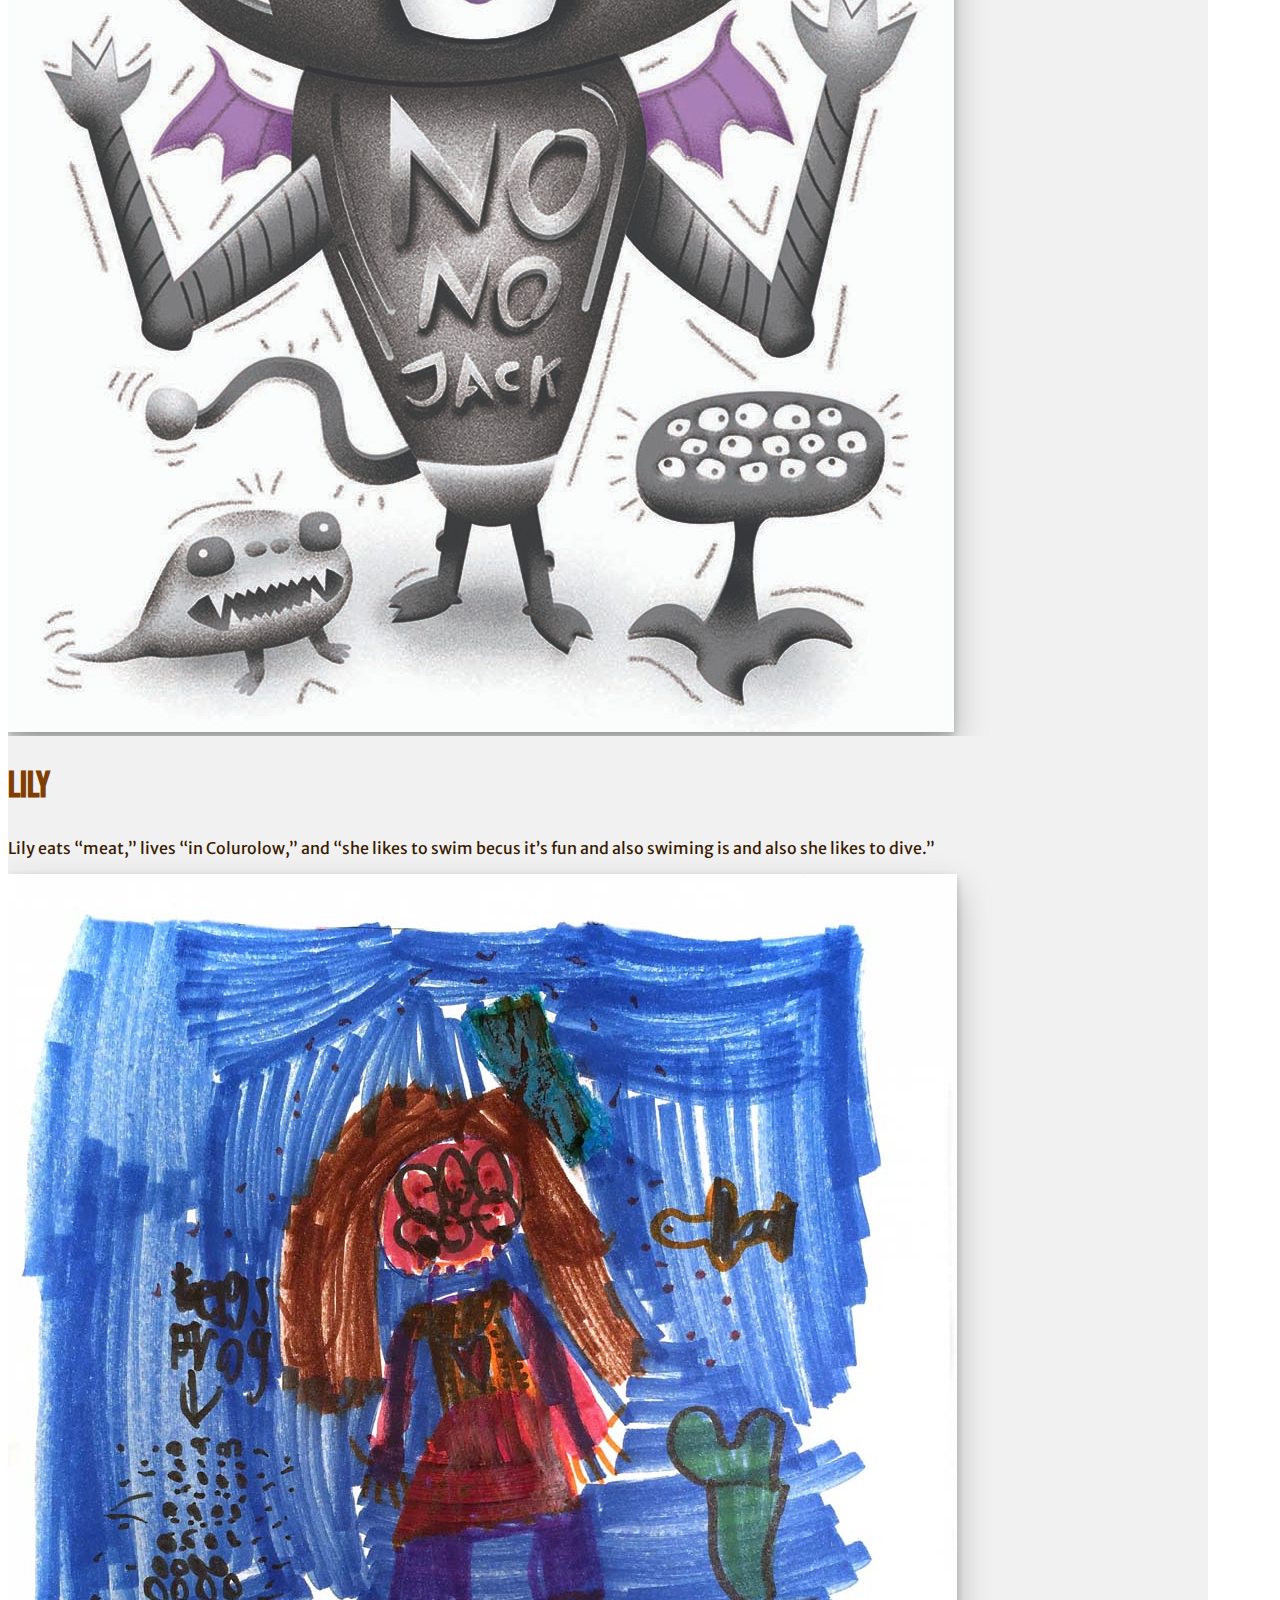
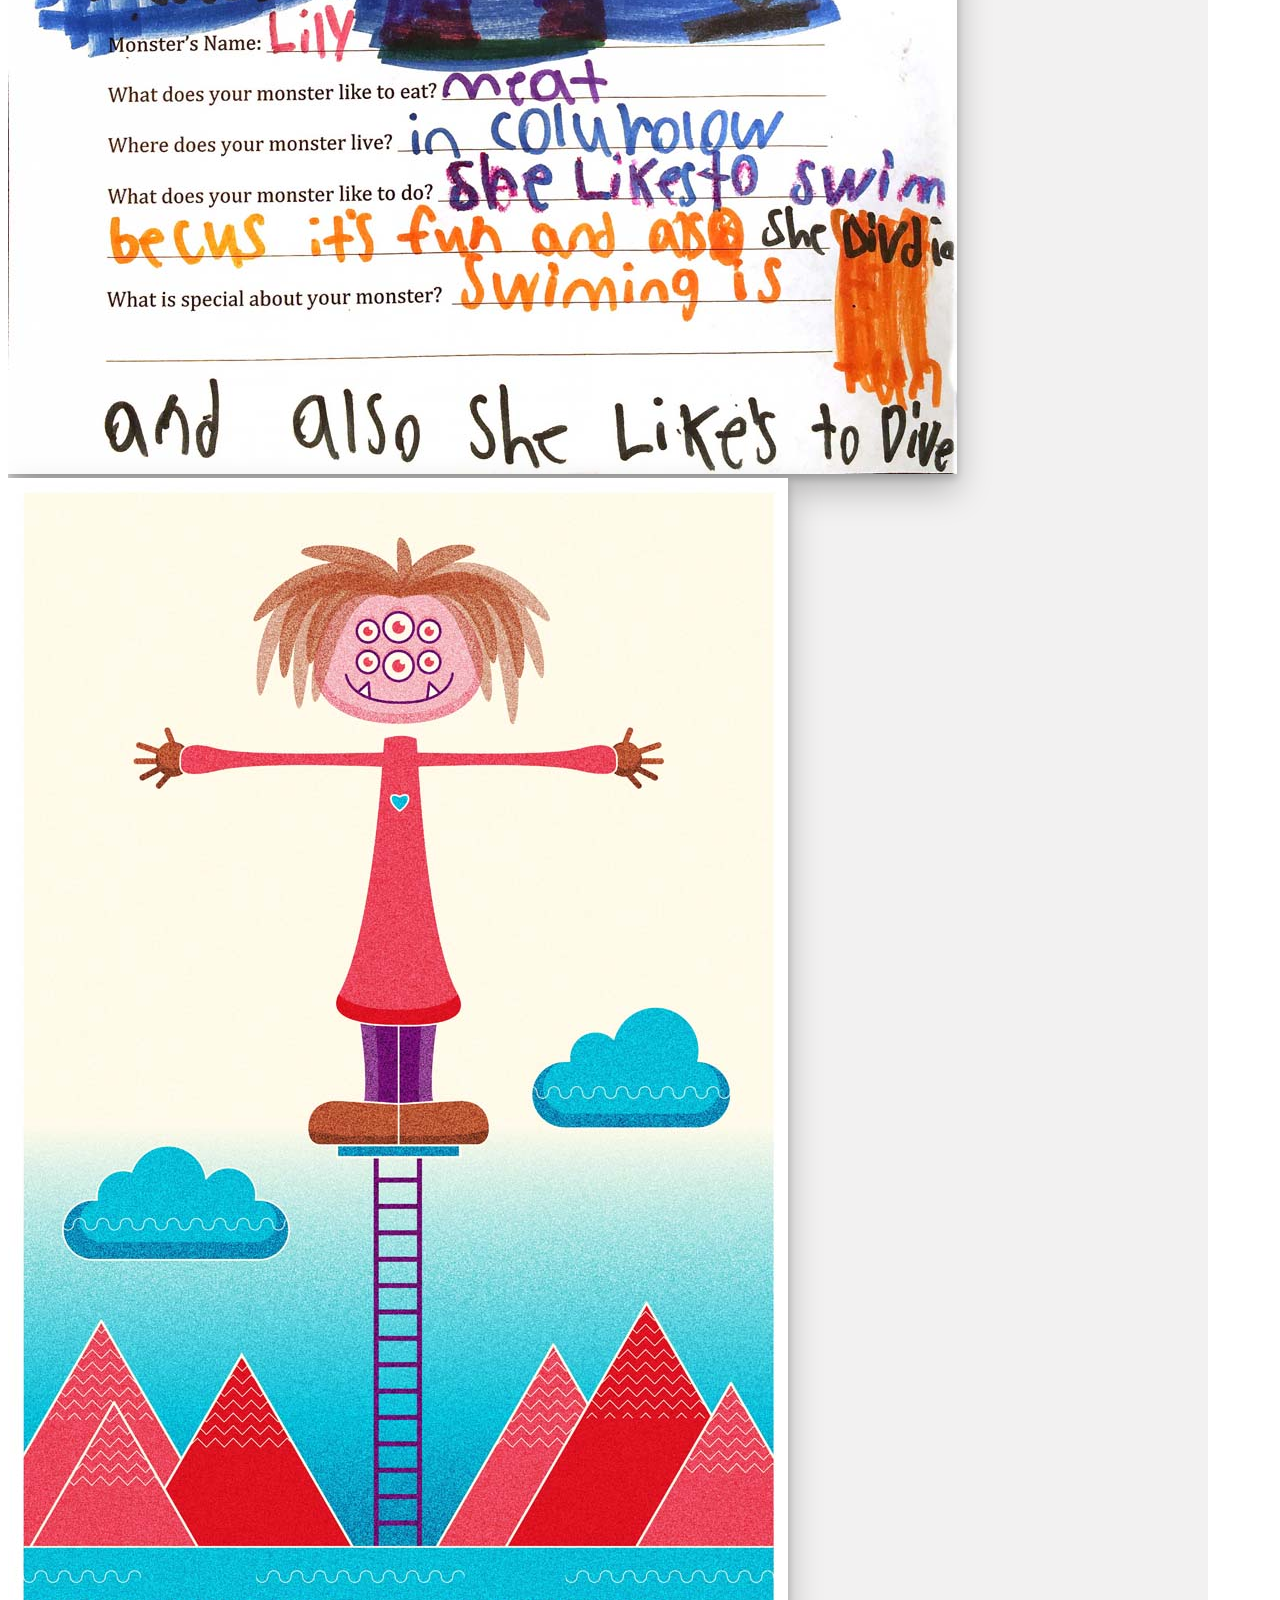
<file: projects/monsterproject.html>
<!DOCTYPE html>
<html lang="en">

<head>
    <meta charset="UTF-8">
    <meta name="viewport" content="width=device-width, initial-scale=1.0">
    <meta http-equiv="X-UA-Compatible" content="ie=edge">
    <link href="https://cdn.jsdelivr.net/npm/bootstrap@5.0.0-beta2/dist/css/bootstrap.min.css" rel="stylesheet"
        integrity="sha384-BmbxuPwQa2lc/FVzBcNJ7UAyJxM6wuqIj61tLrc4wSX0szH/Ev+nYRRuWlolflfl" crossorigin="anonymous">
    <link rel="stylesheet" type="text/css" media="screen" href="/css/projects.css" />
    <link rel="preconnect" href="https://fonts.gstatic.com/" crossorigin>
    <link
        href="https://fonts.googleapis.com/css2?family=Bebas+Neue&family=Merriweather+Sans:ital,wght@0,300;0,400;0,500;0,600;0,700;0,800;1,300;1,400;1,500;1,600;1,700;1,800&family=Merriweather:ital,wght@0,300;0,400;0,700;0,900;1,300;1,400;1,700;1,900&display=swap"
        rel="stylesheet">
    <!-- Global site tag (gtag.js) - Google Analytics -->
    <script async src="https://www.googletagmanager.com/gtag/js?id=UA-53404618-1"></script>
    <script>
        window.dataLayer = window.dataLayer || [];

        function gtag() {
            dataLayer.push(arguments);
        }
        gtag('js', new Date());

        gtag('config', 'UA-53404618-1');
    </script>
    <link rel="icon" type="image/png" href="../favicon-16x16.png" sizes="16x16">
    <link rel="icon" type="image/png" href="../favicon-32x32.png" sizes="32x32">
    <title>Monster Jonny</title>
    <meta name="robots" content="noindex">
</head>

<body>
    <div class="modal-dialog modal-fullscreen">
        <div class="modal-content">
            <div class="modal-header">
                <div class="col-12 d-flex justify-content-center">
                    <div class="col-12 col-lg-10 d-flex align-items-center header-content">
                        <h1 class="modal-title" id="exampleModalLabel">The Monster Project</h1>
                        <a class="btn-close" href="/index.html"></a>
                    </div>
                </div>
            </div>
            <div class="modal-body w-100 d-flex justify-content-center">
                <div class="container-fluid">
                    <div class="col-12 d-flex justify-content-center">
                        <div class="col-12 col-lg-8">
                            <div class="row mt-3 mt-md-5 mb-5">
                                <h2 class="modal-subhead">Challenge</h2>
                                <div class="col-12">
                                    Inspire kids.
                                </div>
                            </div>
                            <div class="row">
                                <div class="col-12 col-md-4 mb-5">
                                    <h2 class="modal-subhead">Skills</h2>
                                    <div class="col-12">
                                        <ul>
                                            <li>Project Management</li>
                                            <li>Creative Direction</li>
                                            <li>Cat/Designer Herding</li>
                                            <li>High Fives</li>
                                            <li>Pizza Party Planning</li>
                                        </ul>
                                    </div>
                                </div>
                                <div class="col-12 col-md-8 mb-5">
                                    <h2 class="modal-subhead">My Role</h2>
                                    <div class="col-12">
                                        <p>
                                            Work closely with a team of first grade teachers to
                                            coordinate
                                            and bring to life a creative artwork exchange involving around 130 students
                                            and
                                            over 100 professional creatives.
                                        </p>
                                        <p>
                                            My responsibilities included communications, artwork digitizing,
                                            file management, print production, creative presentation, and documenting
                                            the entire experience to name a few.
                                        </p>
                                    </div>
                                </div>
                            </div>
                            <div class="row mb-3">
                                <h2 class="modal-subhead">Solution</h2>
                                <p class="col-12">
                                    For the past few years I’ve organized an incredibly rewarding project for my wife’s
                                    students. It’s called The Monster Project.
                                </p>
                                <p>
                                    Each year, the responses we get from the children are amazing. They range from
                                    uncontrollable happiness to shrieking excitement. These reactions are sparked by
                                    presenting artistic interpretations like this:
                                </p>
                            </div>
                        </div>
                    </div>
                    <div
                        class="row py-3 py-md-5 mb-3 d-flex justify-content-center align-items-center monster-image-container">
                        <h2 class="mb-3 col-12 text-center project-title">Peprment</h2>
                        <p class="col-12 col-md-10 text-center mt-0 mb-4">
                            Peprment is a “pestey”-eating monster who lives in “my backyard” and likes to “paly socer.”
                        </p>
                        <div class="col-10 col-md-5 d-flex flex-column">
                            <img class="col-12 mb-4 image-shadow"
                                src="/images/project-images/monsterproject/MID-Addie-Abowd1.png">
                        </div>
                        <div class="col-10 col-md-6 d-flex flex-column">
                            <img class="col-12 mb-4 image-shadow"
                                src="/images/project-images/monsterproject/MID-Addie-Abowd2.png">
                        </div>
                    </div>
                    <div class="col-12 d-flex justify-content-center">
                        <div class="col-12 col-lg-8">
                            <div class="row mt-5 mb-3">
                                <p class="col-12">
                                    I started this after my wife read about the amazing group of creatives behind the <a
                                        href="https://themonsterproject.org/" target="_blank"
                                        rel="noopener noreferrer">Monster Project</a> and asked if I could do one for
                                    her students. The project was created to show students the power of their own
                                    creativity.
                                </p>
                                <p>
                                    The way it works is first, students create a monster using their imagination. We
                                    then digitize and give the monster to a professional artist who reimagines it in
                                    their own style. The work is then presented back to the students and that is where
                                    the real magic happens.
                                </p>
                                <p>
                                    Around 100 artists across my network volunteer their time each year to be a part of
                                    this project. Huge shout out to each and every one of them because without them, an
                                    amazing project like this would not be possible.
                                </p>
                                <p>
                                    The following are some of the monsters I’ve contributed to our project over the
                                    years:
                                </p>
                            </div>
                        </div>
                    </div>
                    <div
                        class="row py-3 py-md-5 mb-3 d-flex justify-content-center align-items-center monster-image-container">
                        <h2 class="mb-3 col-12 text-center project-title">Bob Larry Johnson</h2>
                        <p class="col-12 col-md-10 text-center mt-0 mb-4">
                            The “toilet paper”-eating monster who lives “in the bathroom.”
                        </p>
                        <div class="col-10 col-md-5 d-flex flex-column">
                            <img class="col-12 mb-4 image-shadow"
                                src="/images/project-images/monsterproject/ABO-Max-Abowd1.png">
                        </div>
                        <div class="col-10 col-md-5 d-flex flex-column">
                            <img class="col-12 mb-4 image-shadow"
                                src="/images/project-images/monsterproject/ABO-Max-Abowd2.png">
                        </div>
                    </div>
                    <div
                        class="row py-3 py-md-5 mb-3 d-flex justify-content-center align-items-center monster-image-container">
                        <h2 class="mb-3 col-12 text-center project-title">Lily</h2>
                        <p class="col-12 col-md-10 text-center mt-0 mb-4">
                            The “meat”-eating monster who “livies in the forest” and “likes tu walk dog.” The special
                            thing about Lily is
                            “Lily is cute.”
                        </p>
                        <div class="col-10 col-md-5 d-flex flex-column">
                            <img class="col-12 mb-4 image-shadow"
                                src="/images/project-images/monsterproject/MAR-Gabriele-Abowd1.png">
                        </div>
                        <div class="col-10 col-md-5 d-flex flex-column">
                            <img class="col-12 mb-4 image-shadow"
                                src="/images/project-images/monsterproject/MAR-Gabriele-Abowd2.png">
                        </div>
                    </div>
                    <div
                        class="row py-3 py-md-5 mb-3 d-flex justify-content-center align-items-center monster-image-container">
                        <h2 class="mb-3 col-12 text-center project-title">Lydia</h2>
                        <p class="col-12 col-md-10 text-center mt-0 mb-4">
                            Lydia eats “donutes” and lives “in the wotte.”
                        </p>
                        <div class="col-10 col-md-5 d-flex flex-column">
                            <img class="col-12 mb-4 image-shadow"
                                src="/images/project-images/monsterproject/TOR-Lillian-Abowd1.png">
                        </div>
                        <div class="col-10 col-md-5 d-flex flex-column">
                            <img class="col-12 mb-4 image-shadow"
                                src="/images/project-images/monsterproject/TOR-Lillian-Abowd2.png">
                        </div>
                    </div>
                    <div
                        class="row py-3 py-md-5 mb-3 d-flex justify-content-center align-items-center monster-image-container">
                        <h2 class="mb-3 col-12 text-center project-title">Frite Meny</h2>
                        <p class="col-12 col-md-10 text-center mt-0 mb-4">
                            Likes to eat “pepoll” and lives (on) “Jooptre.”
                        </p>
                        <div class="col-10 col-md-5 d-flex flex-column">
                            <img class="col-12 mb-4 image-shadow"
                                src="/images/project-images/monsterproject/WRI-Jack-Abowd1.png">
                        </div>
                        <div class="col-10 col-md-5 d-flex flex-column">
                            <img class="col-12 mb-4 image-shadow"
                                src="/images/project-images/monsterproject/WRI-Jack-Abowd2.png">
                        </div>
                    </div>
                    <div
                        class="row py-3 py-md-5 mb-3 d-flex justify-content-center align-items-center monster-image-container">
                        <h2 class="mb-3 col-12 text-center project-title">Lily</h2>
                        <p class="col-12 col-md-10 text-center mt-0 mb-4">
                            Lily eats “meat,” lives “in Colurolow,” and “she likes to swim becus it’s fun and also
                            swiming is and also she likes to dive.”
                        </p>
                        <div class="col-10 col-md-5 d-flex flex-column">
                            <img class="col-12 mb-4 image-shadow"
                                src="/images/project-images/monsterproject/ABO-Zoe-Abowd1.png">
                        </div>
                        <div class="col-10 col-md-5 d-flex flex-column">
                            <img class="col-12 mb-4 image-shadow"
                                src="/images/project-images/monsterproject/ABO-Zoe-Abowd2.png">
                        </div>
                    </div>
                    <div
                        class="row py-3 py-md-5 mb-3 d-flex justify-content-center align-items-center monster-image-container">
                        <h2 class="mb-3 col-12 text-center project-title">Jack</h2>
                        <p class="col-12 col-md-10 text-center mt-0 mb-4">
                            Jack likes to eat “freanch fries,” lives “in the woods,” and “likes to play hide and seek.”
                        </p>
                        <div class="col-10 col-md-5 d-flex flex-column">
                            <img class="col-12 mb-4 image-shadow"
                                src="/images/project-images/monsterproject/DEL-Liliana-Abowd1.png">
                        </div>
                        <div class="col-10 col-md-5 d-flex flex-column">
                            <img class="col-12 mb-4 image-shadow"
                                src="/images/project-images/monsterproject/DEL-Liliana-Abowd2.png">
                        </div>
                    </div>
                    <div
                        class="row py-3 py-md-5 mb-3 d-flex justify-content-center align-items-center monster-image-container">
                        <h2 class="mb-3 col-12 text-center project-title">Snootls</h2>
                        <p class="col-12 col-md-10 text-center mt-0 mb-4">
                            Snootls eats “toys,” lives in “space,” and likes to “fart fly snart.” Snootls is special
                            because it “breths fiyre.”
                        </p>
                        <div class="col-10 col-md-5 d-flex flex-column">
                            <img class="col-12 mb-4 image-shadow"
                                src="/images/project-images/monsterproject/ABO-Sydney-Abowd1.png">
                        </div>
                        <div class="col-10 col-md-5 d-flex flex-column">
                            <img class="col-12 mb-4 image-shadow"
                                src="/images/project-images/monsterproject/ABO-Sydney-Abowd2.png">
                        </div>
                    </div>
                    <div
                        class="row py-3 py-md-5 mb-3 d-flex justify-content-center align-items-center monster-image-container">
                        <h2 class="mb-3 col-12 text-center project-title">Nik</h2>
                        <p class="col-12 col-md-10 text-center mt-0 mb-4">
                            Nik likes to eat “bernt stak,” lives in “the clawds,” and likes to “make thunder.” Nik is
                            special
                            because his “bake horn is mad out of litning.”
                        </p>
                        <div class="col-10 col-md-5 d-flex flex-column">
                            <img class="col-12 mb-4 image-shadow"
                                src="/images/project-images/monsterproject/ABO-Jude-Abowd1.png">
                        </div>
                        <div class="col-10 col-md-6 d-flex flex-column">
                            <img class="col-12 mb-4 image-shadow"
                                src="/images/project-images/monsterproject/ABO-Jude-Abowd2.png">
                        </div>
                    </div>
                    <div
                        class="row py-3 py-md-5 mb-3 d-flex justify-content-center align-items-center monster-image-container">
                        <h2 class="mb-3 col-12 text-center project-title">Woor Laks</h2>
                        <p class="col-12 col-md-10 text-center mt-0 mb-4">
                            Woor Laks likes to eat “Poceemon,” lives in “Poceemon Go,” and likes to “sleep.”
                            Woor Laks is
                            special
                            because “he is a soomowe resulr.”
                        </p>
                        <div class="col-10 col-md-5 d-flex flex-column">
                            <img class="col-12 mb-4 image-shadow"
                                src="/images/project-images/monsterproject/FAR-Owen-Abowd1.png">
                        </div>
                        <div class="col-10 col-md-5 d-flex flex-column">
                            <img class="col-12 mb-4 image-shadow"
                                src="/images/project-images/monsterproject/FAR-Owen-Abowd2.png">
                        </div>
                    </div>
                    <div
                        class="row py-3 py-md-5 mb-3 d-flex justify-content-center align-items-center monster-image-container">
                        <h2 class="mb-3 col-12 text-center project-title">Dabrain</h2>
                        <p class="col-12 col-md-10 text-center mt-0 mb-4">
                            Dabrain likes to eat “Pirates,” lives in “the sea,” and it likes to “swim in the sea.”
                            Dabrain is
                            special
                            because “it has long tentacles.”
                        </p>
                        <div class="col-10 col-md-5 d-flex flex-column">
                            <img class="col-12 mb-4 image-shadow"
                                src="/images/project-images/monsterproject/MAR-Joaquin-Abowd1.png">
                        </div>
                        <div class="col-10 col-md-6 d-flex flex-column">
                            <img class="col-12 mb-4 image-shadow"
                                src="/images/project-images/monsterproject/MAR-Joaquin-Abowd2.png">
                        </div>
                    </div>
                    <div
                        class="row py-3 py-md-5 mb-3 d-flex justify-content-center align-items-center monster-image-container">
                        <h2 class="mb-3 col-12 text-center project-title">Star</h2>
                        <p class="col-12 col-md-10 text-center mt-0 mb-4">
                            Star likes to eat “fish,” lives in “a house,” and it likes to “play.”
                            What is special about Star you ask? Why “her dog,” of course!
                        </p>
                        <div class="col-10 col-md-5 d-flex flex-column">
                            <img class="col-12 mb-4 image-shadow"
                                src="/images/project-images/monsterproject/MAR-Nicanor-Abowd1.png">
                        </div>
                        <div class="col-10 col-md-5 d-flex flex-column">
                            <img class="col-12 mb-4 image-shadow"
                                src="/images/project-images/monsterproject/MAR-Nicanor-Abowd2.png">
                        </div>
                    </div>
                    <div class="col-12 d-flex justify-content-center">
                        <div class="col-12 col-lg-8">
                            <div class="row my-5">
                                <p class="col-12">
                                    If you love what you see here and would like to see more of it in the world please
                                    consider
                                    a donation in support of the official <a href="https://themonsterproject.org/faq"
                                        target="_blank" rel="noopener noreferrer">Monster
                                        Project</a>.
                                </p>
                            </div>
                        </div>
                    </div>
                </div>
            </div>
            <div class="modal-footer">
                <div class="col-12 d-flex justify-content-center">
                    <div class="d-flex align-items-center footer-content">
                        <a class="btn-secondary mx-1 mb-3" href="/index.html">Close Project</a>
                    </div>
                </div>
            </div>
        </div>
    </div>
    <script src="https://cdn.jsdelivr.net/npm/bootstrap@5.0.0-beta2/dist/js/bootstrap.bundle.min.js"
        integrity="sha384-b5kHyXgcpbZJO/tY9Ul7kGkf1S0CWuKcCD38l8YkeH8z8QjE0GmW1gYU5S9FOnJ0" crossorigin="anonymous">
    </script>
</body>

</html>
</file>
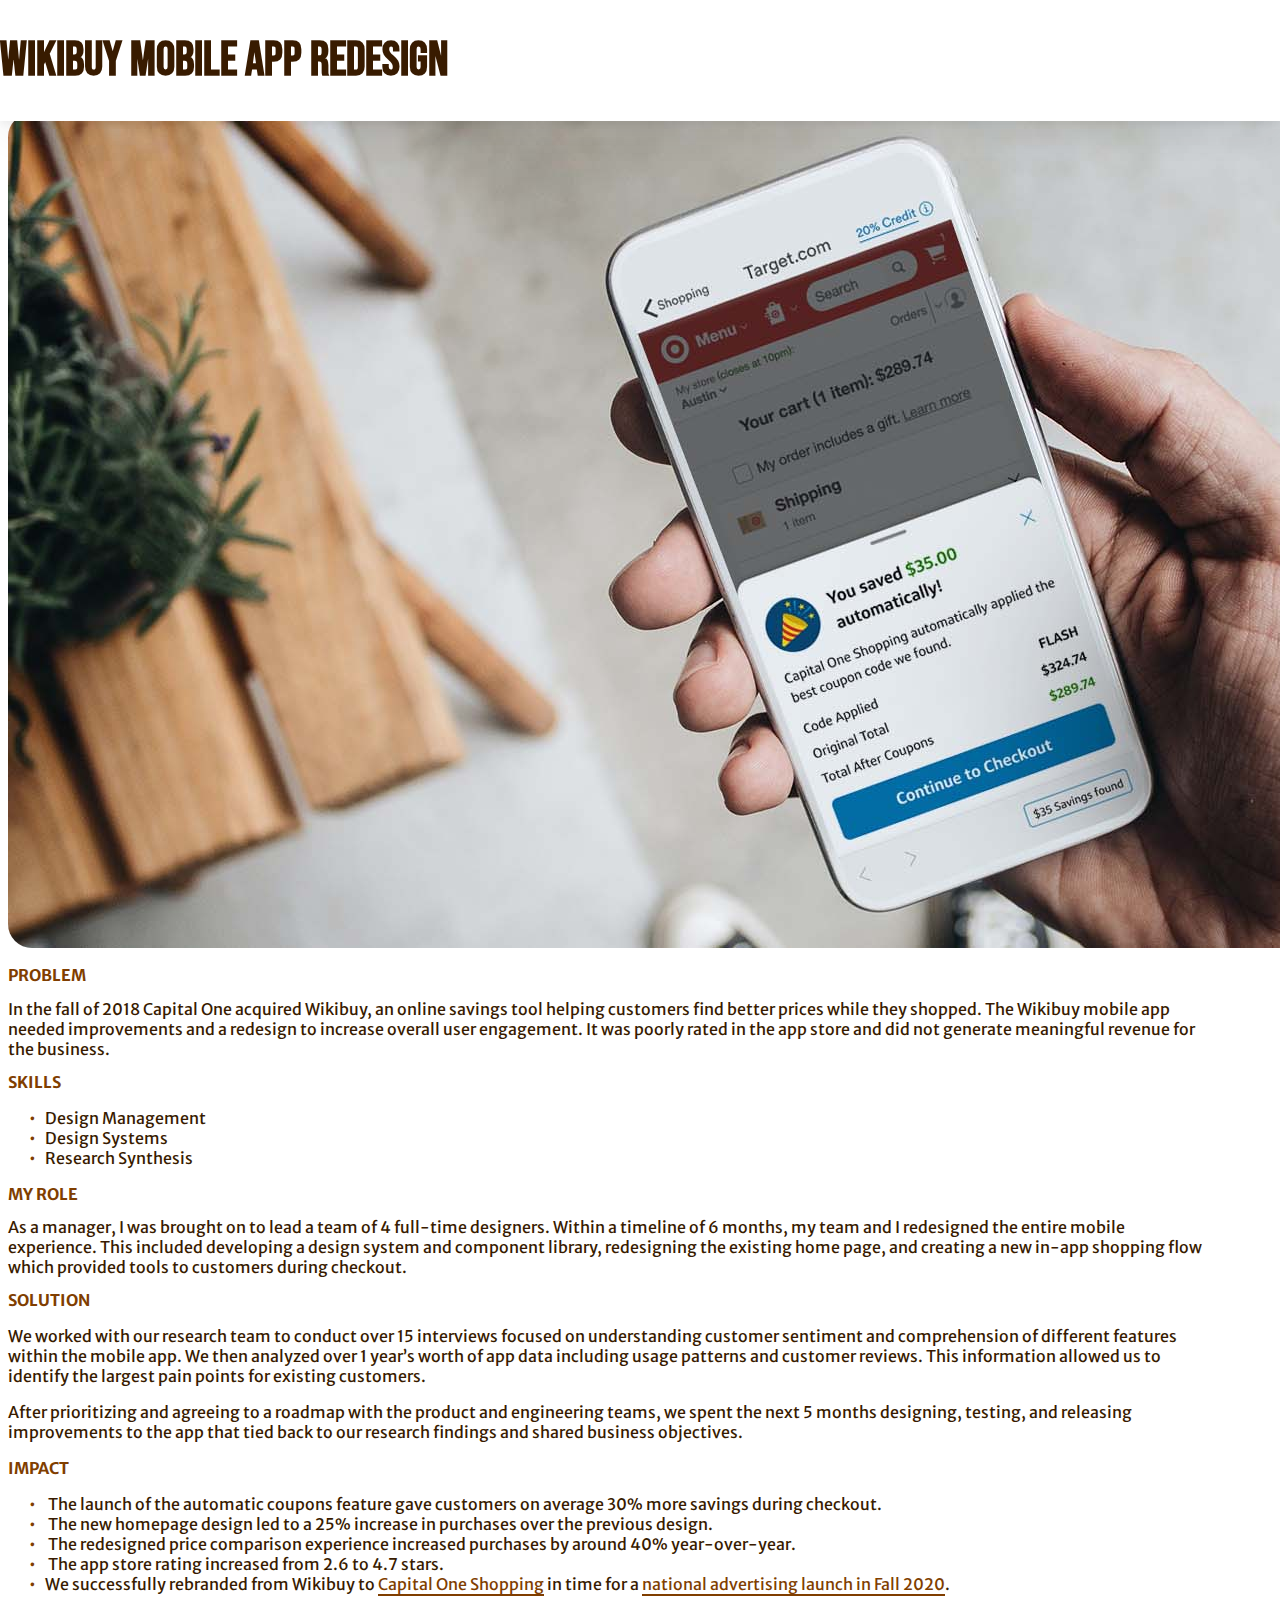
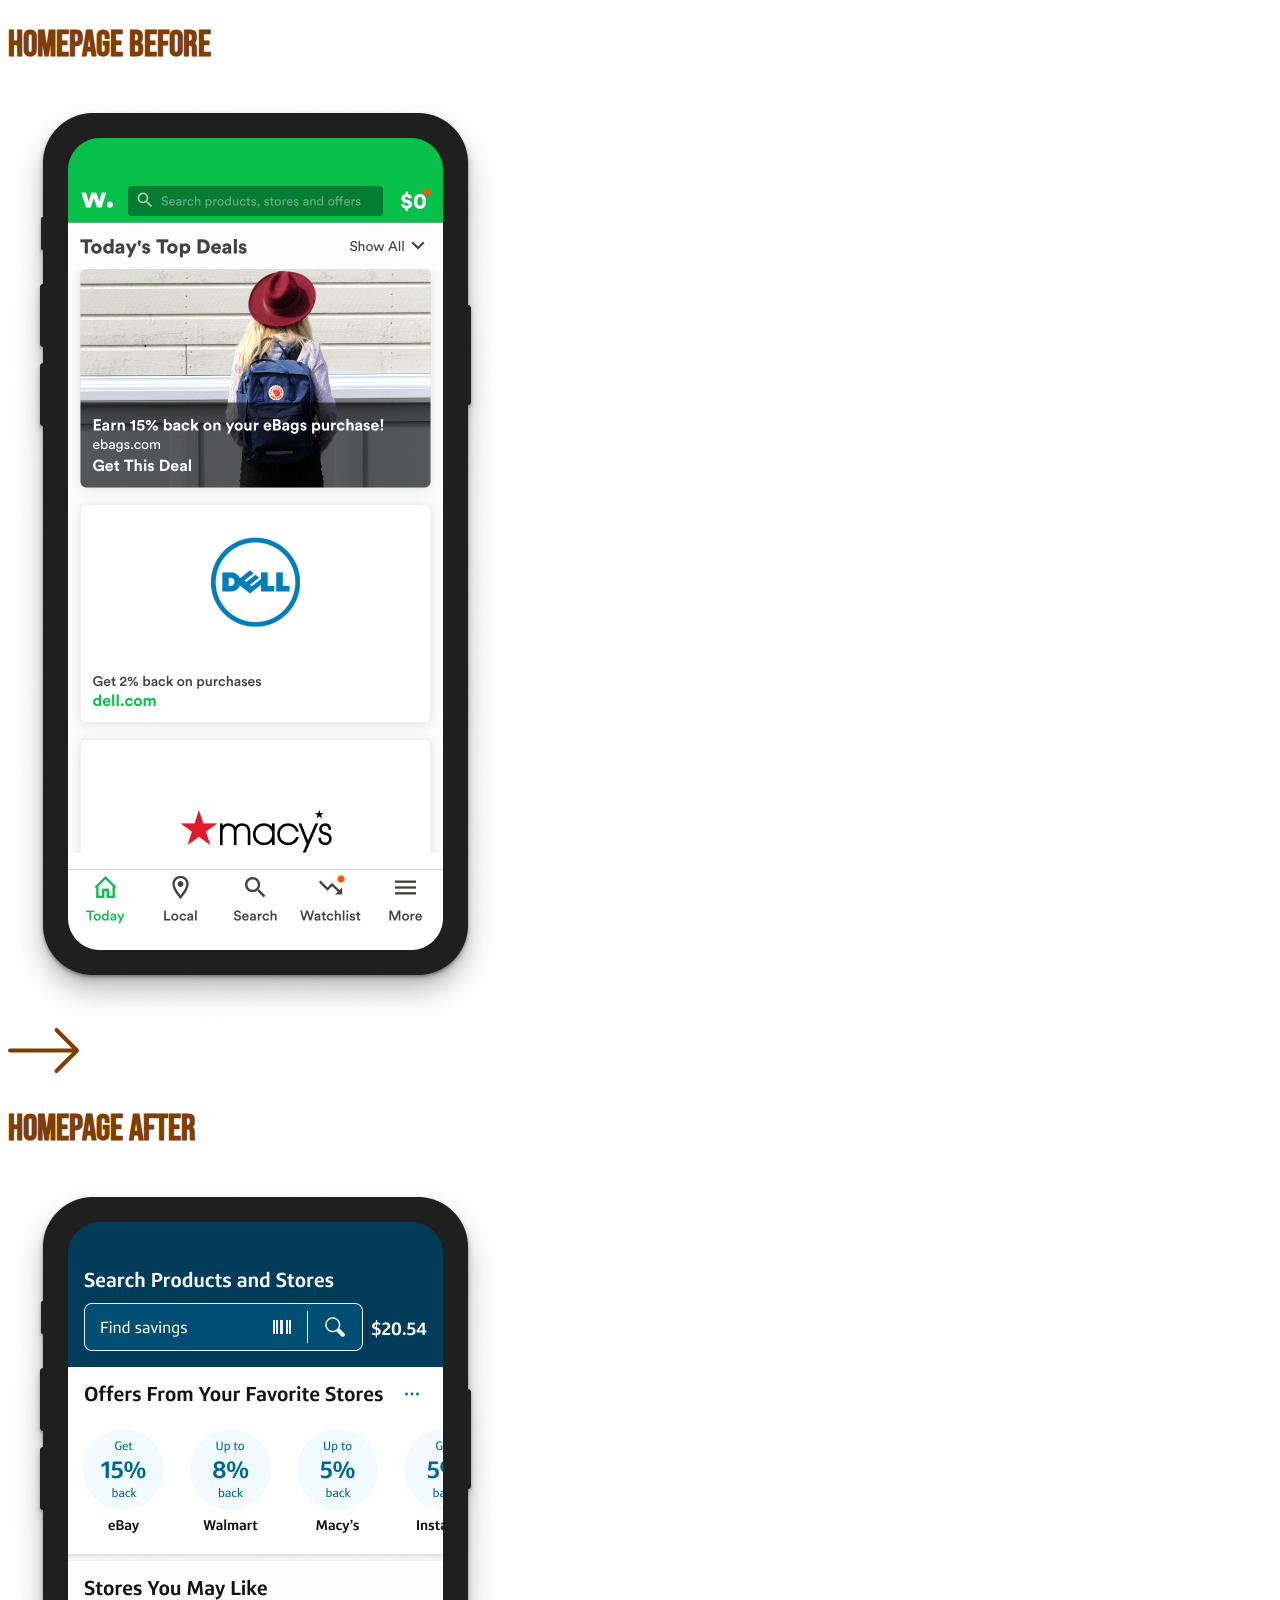
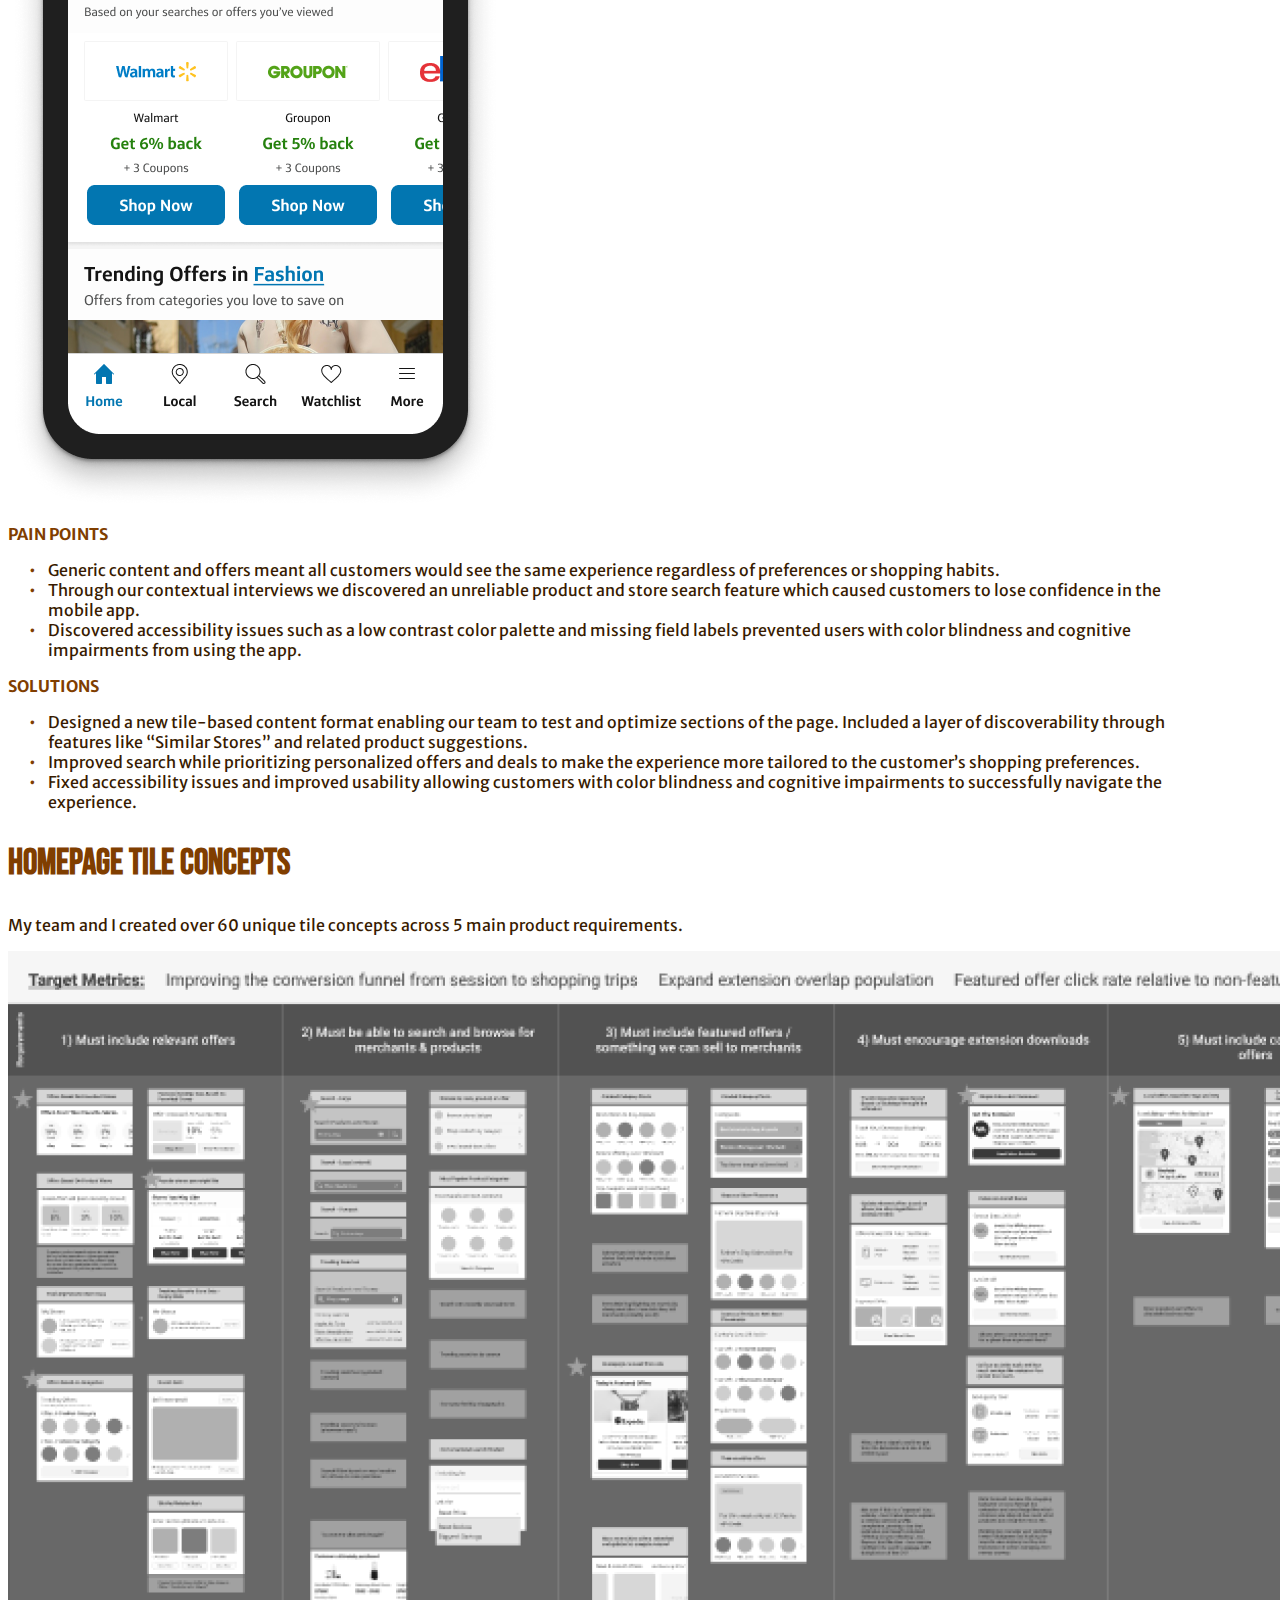
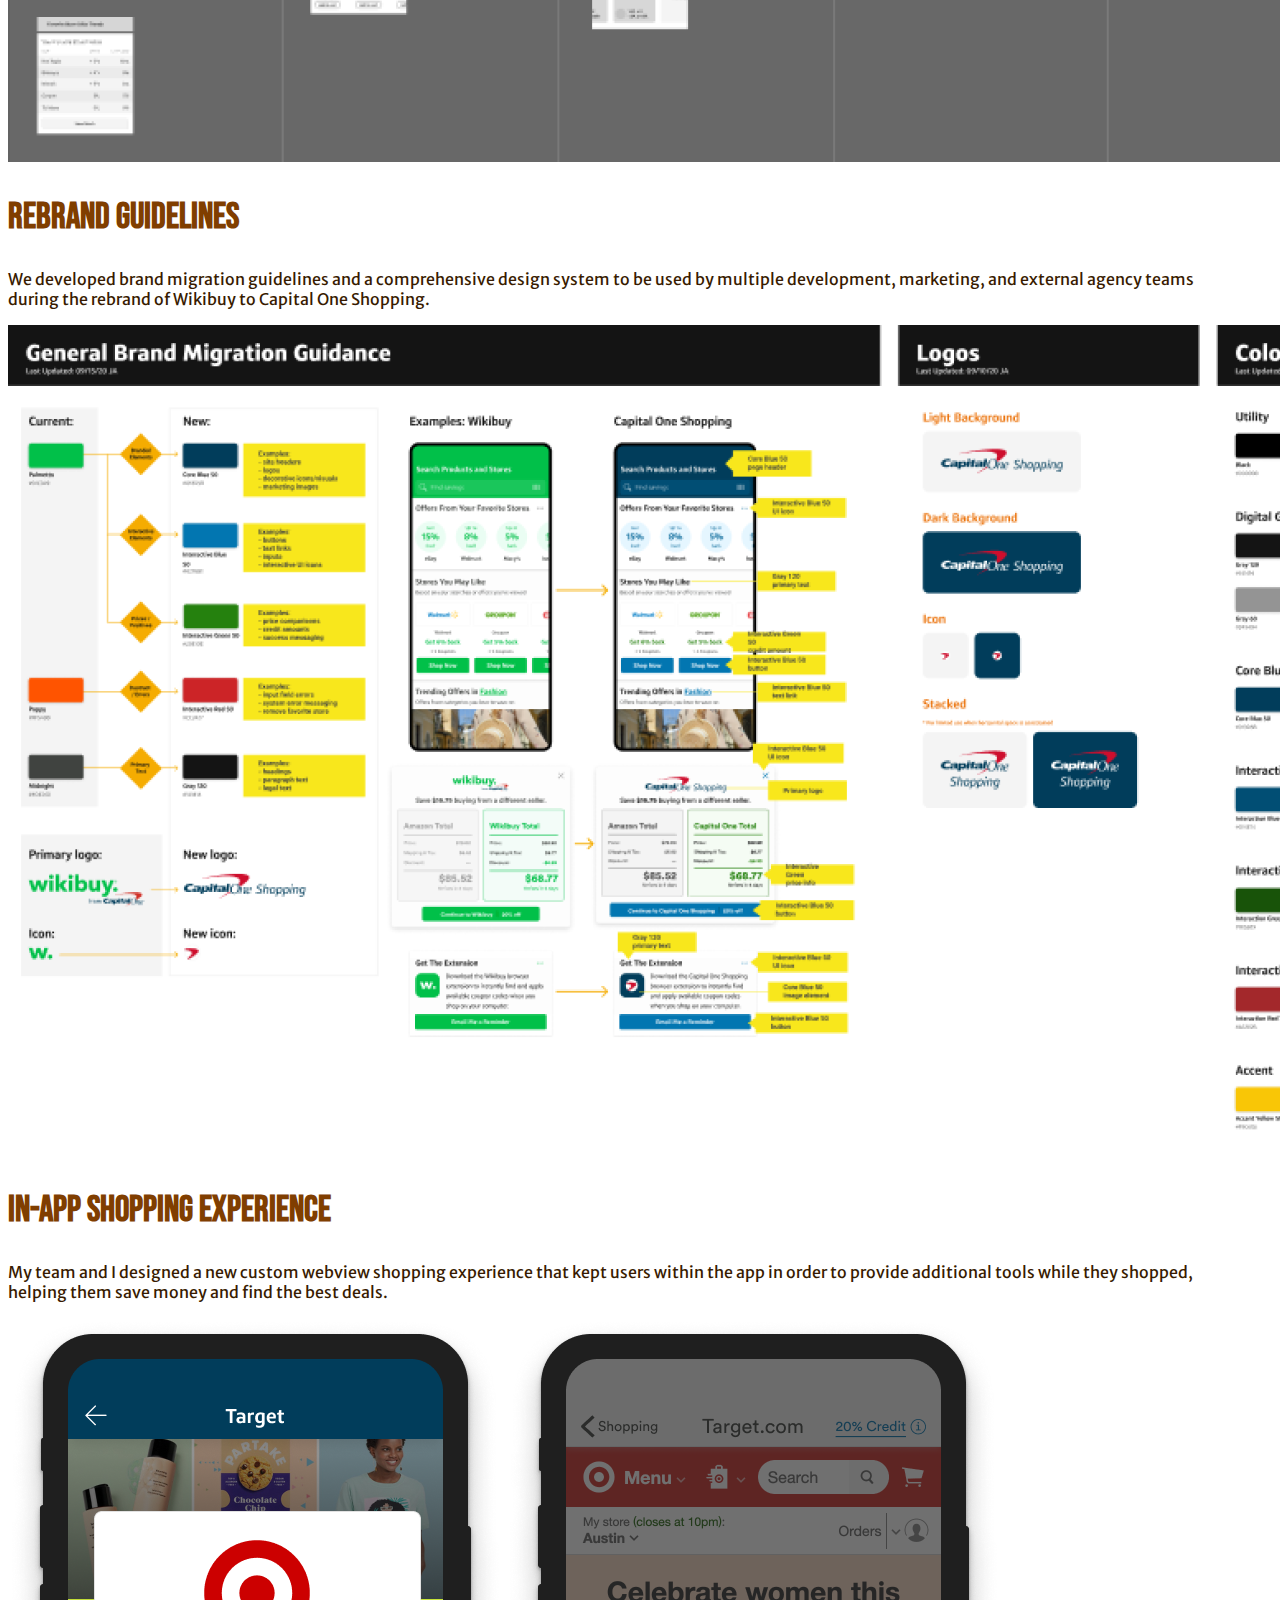
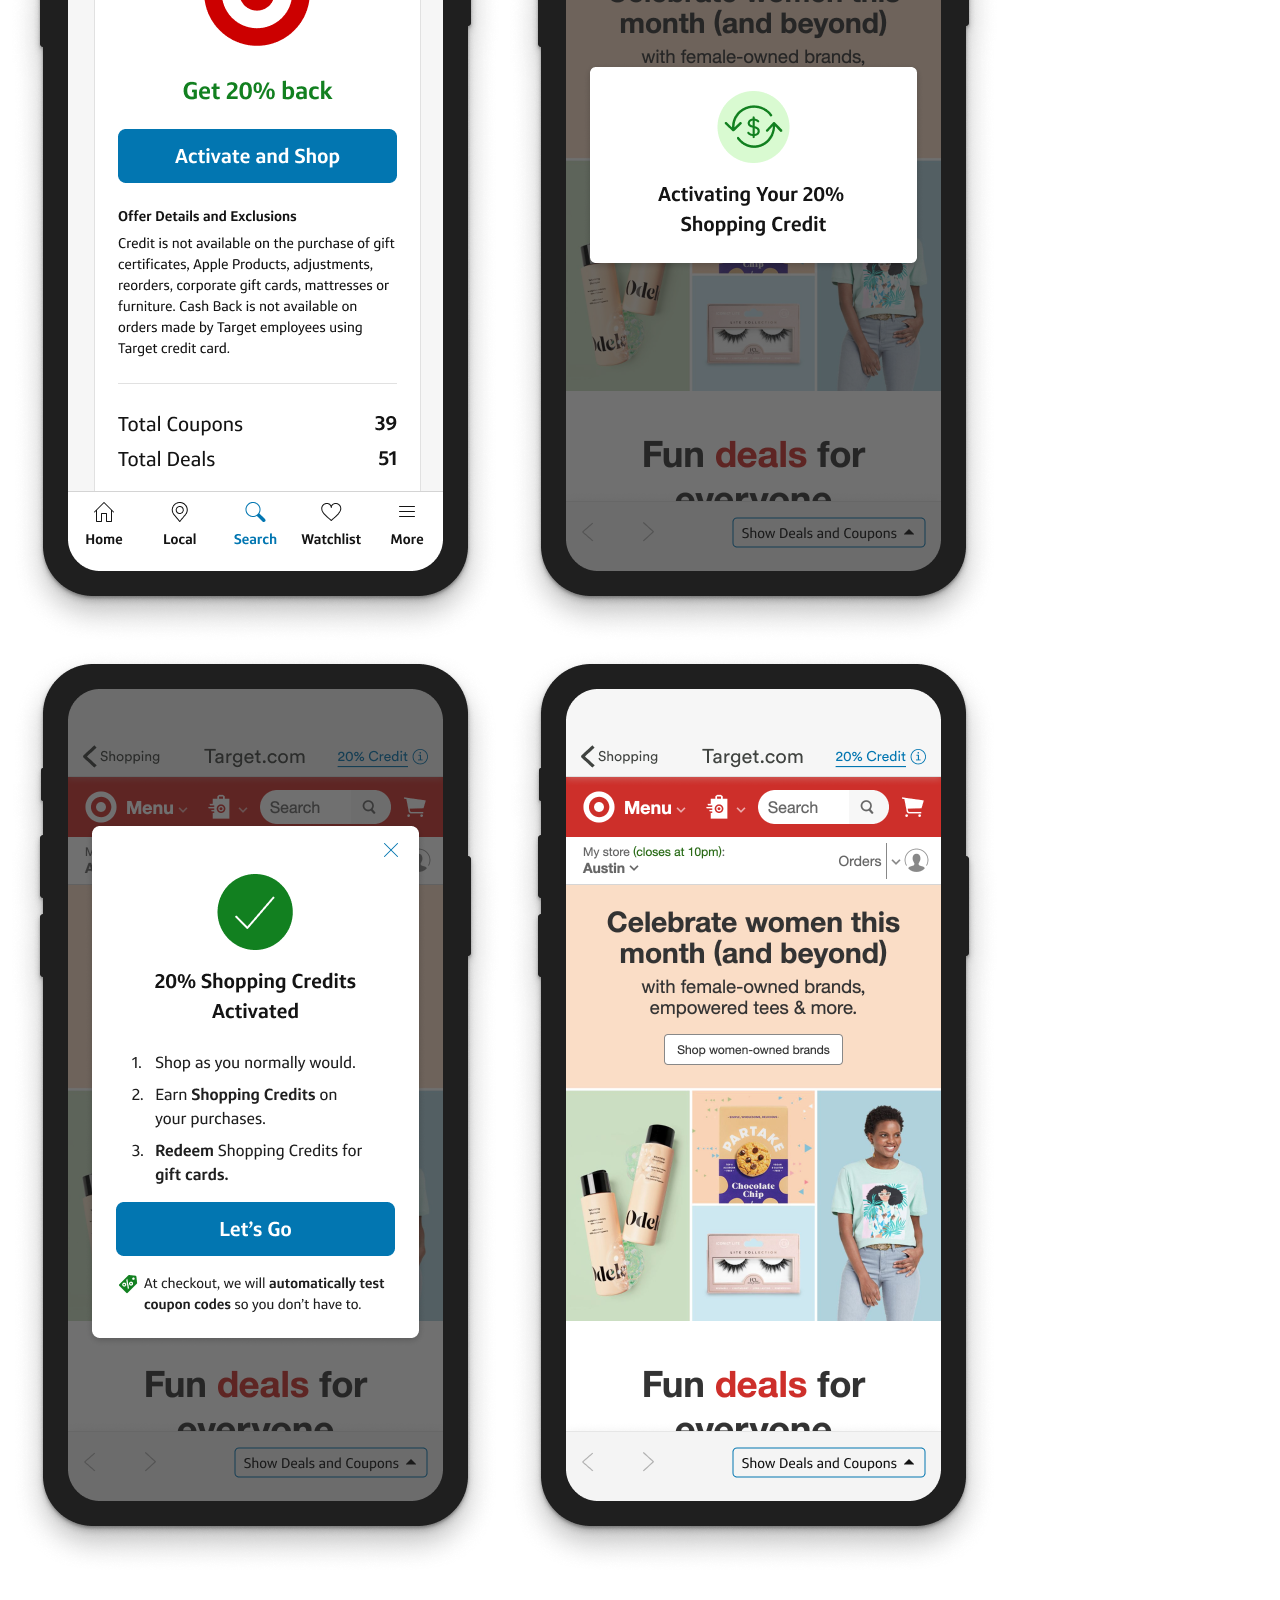
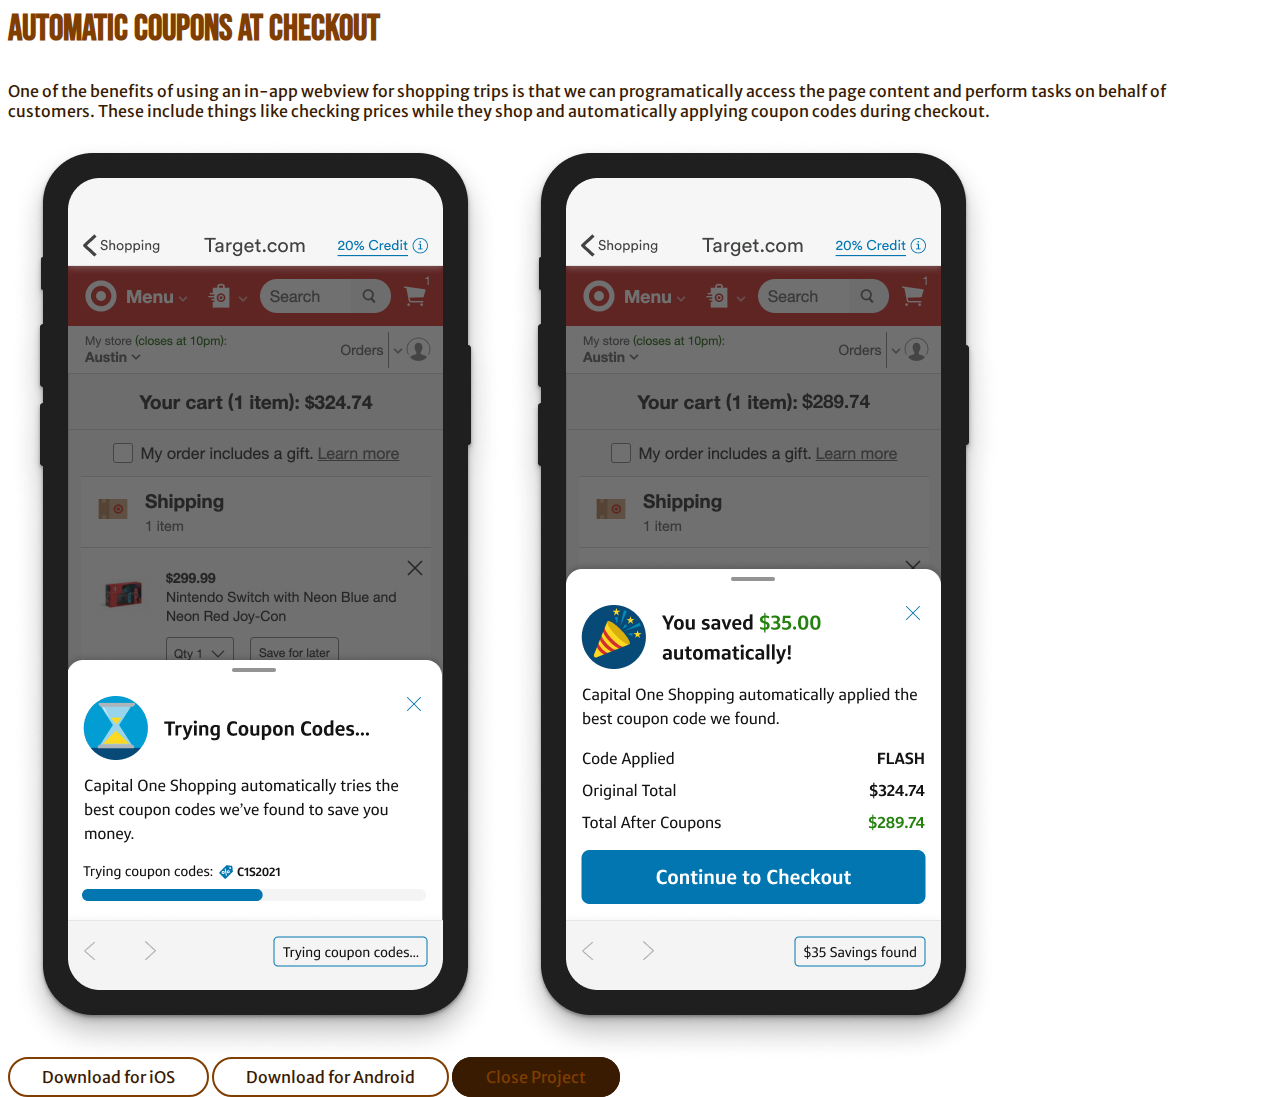
<file: projects/shoppingmobileapp.html>
<!DOCTYPE html>
<html lang="en">

<head>
    <meta charset="UTF-8">
    <meta name="viewport" content="width=device-width, initial-scale=1.0">
    <meta http-equiv="X-UA-Compatible" content="ie=edge">
    <link href="https://cdn.jsdelivr.net/npm/bootstrap@5.0.0-beta2/dist/css/bootstrap.min.css" rel="stylesheet"
        integrity="sha384-BmbxuPwQa2lc/FVzBcNJ7UAyJxM6wuqIj61tLrc4wSX0szH/Ev+nYRRuWlolflfl" crossorigin="anonymous">
    <link rel="stylesheet" type="text/css" media="screen" href="/css/projects.css" />
    <link rel="preconnect" href="https://fonts.gstatic.com/" crossorigin>
    <link
        href="https://fonts.googleapis.com/css2?family=Bebas+Neue&family=Merriweather+Sans:ital,wght@0,300;0,400;0,500;0,600;0,700;0,800;1,300;1,400;1,500;1,600;1,700;1,800&family=Merriweather:ital,wght@0,300;0,400;0,700;0,900;1,300;1,400;1,700;1,900&display=swap"
        rel="stylesheet">
    <!-- Global site tag (gtag.js) - Google Analytics -->
    <script async src="https://www.googletagmanager.com/gtag/js?id=UA-53404618-1"></script>
    <script>
        window.dataLayer = window.dataLayer || [];

        function gtag() {
            dataLayer.push(arguments);
        }
        gtag('js', new Date());

        gtag('config', 'UA-53404618-1');
    </script>
    <link rel="icon" type="image/png" href="../favicon-16x16.png" sizes="16x16">
    <link rel="icon" type="image/png" href="../favicon-32x32.png" sizes="32x32">
    <title>Jonny Shops</title>
    <meta name="robots" content="noindex">
</head>

<body>
    <div class="modal-dialog modal-fullscreen">
        <div class="modal-content">
            <div class="modal-header">
                <div class="col-12 d-flex justify-content-center">
                    <div class="col-12 col-lg-10 d-flex align-items-center header-content">
                        <h1 class="modal-title">Wikibuy Mobile App Redesign</h1>
                        <a class="btn-close" href="/index.html"></a>
                    </div>
                </div>
            </div>
            <div class="modal-body w-100 d-flex justify-content-center">
                <div class="container-fluid">
                    <img class="col-12 mt-0 mt-md-3 round-corners" src="/images/project-images/shopping-hero.jpg">
                    <div class="col-12 d-flex justify-content-center">
                        <div class="col-12 col-lg-8">
                            <div class="row mt-5 mb-5">
                                <h2 class="modal-subhead">Problem</h2>
                                <div class="col-12">
                                    In the fall of 2018 Capital One acquired Wikibuy, an online savings tool helping
                                    customers find better prices while they shopped. The Wikibuy mobile app needed
                                    improvements and a redesign to increase overall user engagement. It was poorly rated
                                    in the app store and did not generate meaningful revenue for the business.
                                </div>
                            </div>
                            <div class="row">
                                <div class="col-12 col-md-4 mb-5">
                                    <h2 class="modal-subhead">Skills</h2>
                                    <div class="col-12">
                                        <ul>
                                            <li>Design Management</li>
                                            <li>Design Systems</li>
                                            <li>Research Synthesis</li>
                                        </ul>
                                    </div>
                                </div>
                                <div class="col-12 col-md-8 mb-5">
                                    <h2 class="col-12 modal-subhead">My Role</h2>
                                    <div class="col-12">
                                        As a manager, I was brought on to lead a team of 4 full-time designers. Within a
                                        timeline of 6 months, my team and I redesigned the entire mobile experience.
                                        This included developing a design system and component library, redesigning the
                                        existing home page, and creating a new in-app shopping flow which provided tools
                                        to customers during checkout.
                                    </div>
                                </div>
                            </div>
                            <div class="row mb-5">
                                <h2 class="modal-subhead">Solution</h2>
                                <div class="col-12">
                                    <p>
                                        We worked with our research team to conduct over 15 interviews focused on
                                        understanding customer sentiment and comprehension of different features within
                                        the mobile app. We then analyzed over 1 year’s worth of app data including usage
                                        patterns and customer reviews. This information allowed us to identify the
                                        largest pain points for existing customers.
                                    </p>
                                    <p>
                                        After prioritizing and agreeing to a roadmap with the product and engineering
                                        teams, we spent the next 5 months designing, testing, and releasing improvements
                                        to the app that tied back to our research findings and shared business
                                        objectives.
                                    </p>
                                </div>
                            </div>
                            <div class="row mb-5">
                                <h2 class="modal-subhead">Impact</h2>
                                <div class="col-12">
                                    <ul>
                                        <li class="mb-2">
                                            The launch of the automatic coupons feature gave customers on average 30%
                                            more savings during checkout.
                                        </li>
                                        <li class="mb-2">
                                            The new homepage design led to a 25% increase in purchases over the previous
                                            design.
                                        </li>
                                        <li class="mb-2">
                                            The redesigned price comparison experience increased purchases by around 40%
                                            year-over-year.
                                        </li>
                                        <li class="mb-2">
                                            The app store rating increased from 2.6 to 4.7 stars.
                                        </li>
                                        <li class="mb-2">We successfully rebranded from Wikibuy to <a
                                                href="https://www.capitalone.com/learn-grow/money-management/capital-one-shopping/"
                                                target="_blank" rel="noopener noreferrer">Capital One
                                                Shopping</a> in time for a <a
                                                href="https://www.ispot.tv/ad/tfd8/capital-one-shopping-holiday-late-night-feat-samuel-l-jackson-john-travolta"
                                                target="_blank" rel="noopener noreferrer">national advertising launch in
                                                Fall 2020</a>.
                                        </li>
                                    </ul>
                                </div>
                            </div>
                        </div>
                    </div>
                    <div class="row py-5 mb-5 d-flex justify-content-center shoppingmobileapp-image-container">
                        <!-- <h2 class="mb-3 col-12 text-center project-title">Homepage Redesign</h2> -->
                        <div class="col-10 col-sm-5 col-lg-5 d-flex flex-column">
                            <h2 class="col-12 text-center mt-0 mb-0 project-title">
                                Homepage Before
                            </h2>
                            <div class="col-12 d-flex justify-content-center">
                                <img class="col-12 col-lg-8" src="/images/project-images/shopping-before.png">
                            </div>
                        </div>
                        <div class="col-1 d-none d-sm-block">
                            <div class="h-100 d-flex align-content-center">
                                <img class="w-100" src="/images/icon-arrow.svg" alt="">
                            </div>
                        </div>
                        <div class="col-10 col-sm-5 col-lg-5 d-flex flex-column">
                            <h2 class="col-12 text-center mt-0 mb-0 project-title">
                                Homepage After
                            </h2>
                            <div class="col-12 d-flex justify-content-center">
                                <img class="col-12 col-lg-8" src="/images/project-images/shopping-after.png">
                            </div>
                        </div>
                        <div class="col-12 d-flex flex-column flex-md-row justify-content-center my-3">
                            <div class="col-12 col-md-6 d-flex flex-column px-0 px-md-5">
                                <h2>Pain Points</h2>
                                <ul>
                                    <li class="mb-2">
                                        Generic content and offers meant all customers would see the same experience
                                        regardless of preferences or shopping habits.
                                    </li>
                                    <li class="mb-2">
                                        Through our contextual interviews we discovered an unreliable product and store
                                        search feature which caused customers to lose confidence in the mobile app.
                                    </li>
                                    <li class="mb-2">
                                        Discovered accessibility issues such as a low contrast color palette and missing
                                        field
                                        labels prevented users with color blindness and cognitive impairments from using
                                        the app.
                                    </li>
                                </ul>
                            </div>
                            <div class="col-12 col-md-6 d-flex flex-column px-0 px-md-5">
                                <h2>Solutions</h2>
                                <ul>
                                    <li class="mb-2">
                                        Designed a new tile-based content format enabling our team to test and optimize
                                        sections of the page. Included a layer of
                                        discoverability through features like “Similar Stores” and related product
                                        suggestions.
                                    </li>
                                    <li class="mb-2">
                                        Improved search while prioritizing personalized offers and deals to make
                                        the experience more
                                        tailored to the customer’s shopping preferences.
                                    </li>
                                    <li class="mb-2">
                                        Fixed accessibility issues and improved usability allowing customers with color
                                        blindness and cognitive impairments to successfully navigate the experience.
                                    </li>
                                </ul>
                            </div>
                        </div>
                    </div>
                    <div class="row py-5 mb-5 d-flex justify-content-center shoppingmobileapp-image-container">
                        <h2 class="mb-3 col-12 text-center project-title">Homepage Tile Concepts</h2>
                        <p class="col-10 text-center mt-0 mb-3">
                            My team and I created over 60 unique tile concepts across 5 main product
                            requirements.
                        </p>
                        <img class="col-12 col-lg-10 h-100" src="/images/project-images/shopping-hpconcepts.png">
                    </div>
                    <div class="row py-5 mb-5 d-flex justify-content-center shoppingmobileapp-image-container">
                        <h2 class="mb-3 col-12 text-center project-title">Rebrand Guidelines</h2>
                        <p class="col-10 text-center mt-0 mb-3">
                            We developed brand migration guidelines and a comprehensive design system to be used by
                            multiple development, marketing, and external agency teams during the rebrand of Wikibuy to
                            Capital One Shopping.
                        </p>
                        <img class="col-12 col-lg-10 h-100" src="/images/project-images/shopping-brand.png">
                    </div>
                    <div class="row py-5 mb-5 d-flex justify-content-center shoppingmobileapp-image-container">
                        <h2 class="mb-3 col-12 text-center project-title">In-App Shopping Experience</h2>
                        <p class="col-10 text-center mt-0 mb-3">
                            My team and I designed a new custom webview shopping experience that kept users within the
                            app in order to provide additional tools while they shopped, helping them save money and
                            find the best deals.
                        </p>
                        <img class="col-6 col-md-3 h-100" src="/images/project-images/shopping-webview1.png">
                        <img class="col-6 col-md-3 h-100" src="/images/project-images/shopping-webview2.png">
                        <img class="col-6 col-md-3 h-100" src="/images/project-images/shopping-webview3.png">
                        <img class="col-6 col-md-3 h-100" src="/images/project-images/shopping-webview4.png">
                    </div>
                    <div class="row py-5 mb-5 d-flex justify-content-center shoppingmobileapp-image-container">
                        <h2 class="mb-3 col-12 text-center project-title">Automatic Coupons At Checkout</h2>
                        <p class="col-10 text-center mt-0 mb-3">
                            One of the benefits of using an in-app webview for shopping trips is that we can
                            programatically access the page content and perform tasks on behalf of customers. These
                            include things like checking prices while they shop and automatically applying coupon codes
                            during checkout.
                        </p>
                        <!-- <img class="col-6 col-md-3 h-100" src="/images/project-images/shopping-checkout1.png">
                        <img class="col-6 col-md-3 h-100" src="/images/project-images/shopping-checkout2.png"> -->
                        <img class="col-10 col-sm-6 col-lg-4 h-100" src="/images/project-images/shopping-checkout3.png">
                        <img class="col-10 col-sm-6 col-lg-4 h-100" src="/images/project-images/shopping-checkout4.png">
                    </div>
                </div>
            </div>
            <div class="modal-footer">
                <div class="col-12 d-flex justify-content-center">
                    <div class="d-flex flex-wrap align-items-center justify-content-center footer-content">
                        <a class="btn-primary mx-1 mb-3"
                            href="https://apps.apple.com/us/app/capital-one-shopping/id1089294040" target="_blank"
                            rel="noopener noreferrer">Download
                            for iOS</a>
                        <a class="btn-primary mx-1 mb-3"
                            href="https://play.google.com/store/apps/details?id=com.wikibuy.prod.main&hl=en_US&gl=US"
                            target="_blank" rel="noopener noreferrer">Download for Android</a>
                        <a class="btn-secondary mx-1 mb-3" href="/index.html">Close Project</a>
                    </div>
                </div>
            </div>
        </div>
    </div>
    <script src="https://cdn.jsdelivr.net/npm/bootstrap@5.0.0-beta2/dist/js/bootstrap.bundle.min.js"
        integrity="sha384-b5kHyXgcpbZJO/tY9Ul7kGkf1S0CWuKcCD38l8YkeH8z8QjE0GmW1gYU5S9FOnJ0" crossorigin="anonymous">
    </script>
</body>

</html>
</file>
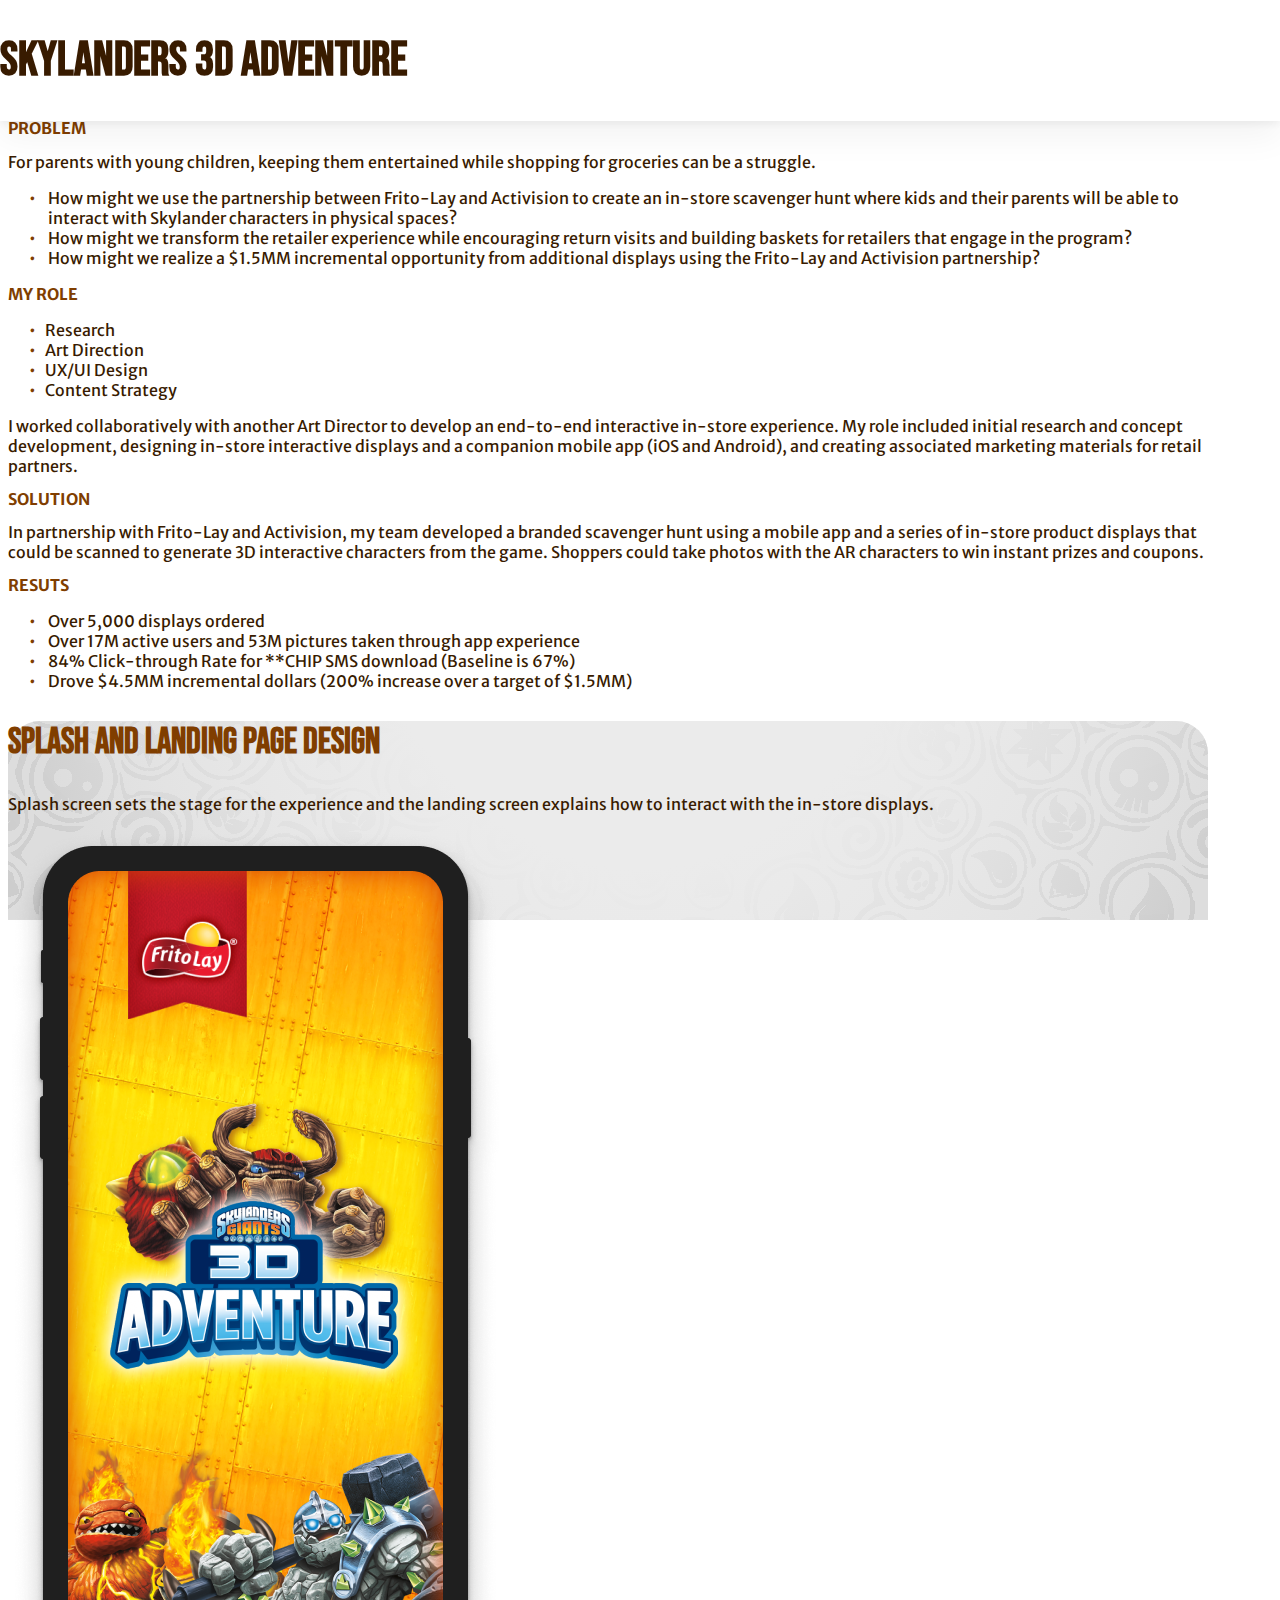
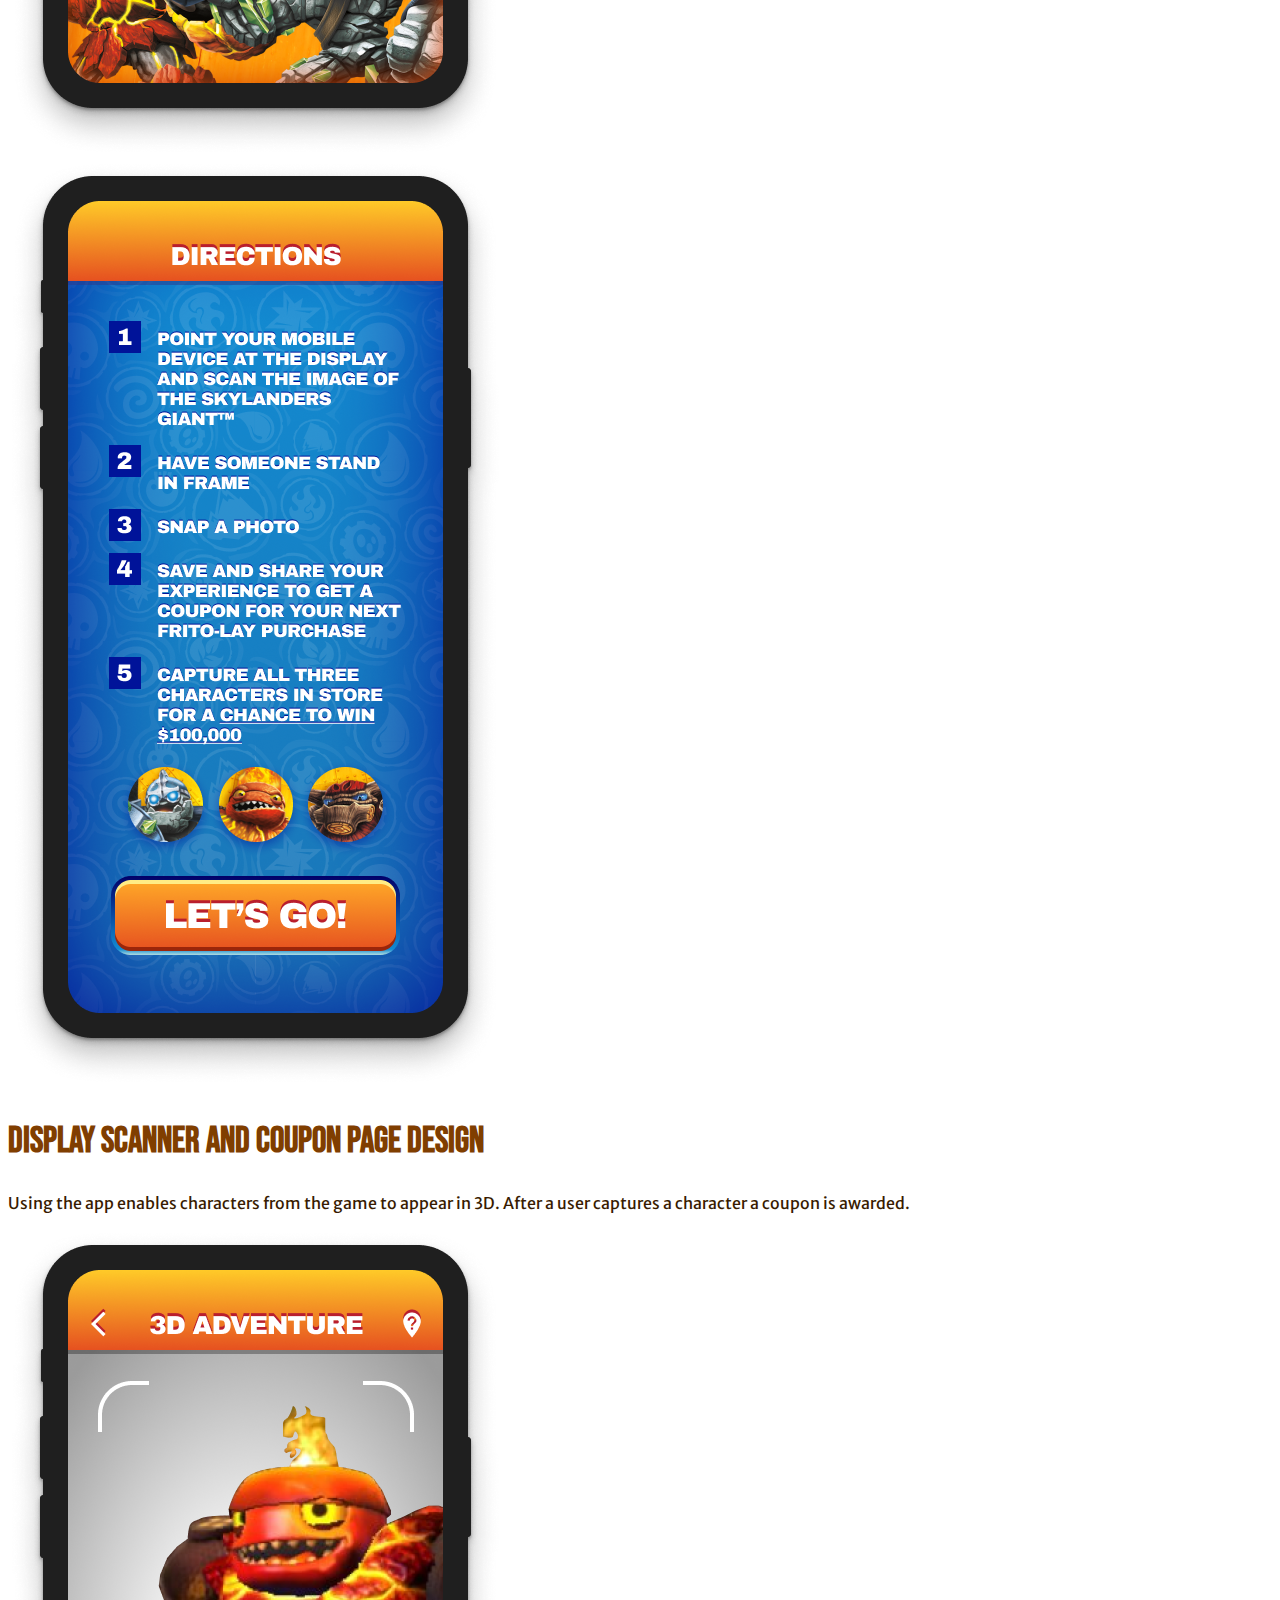
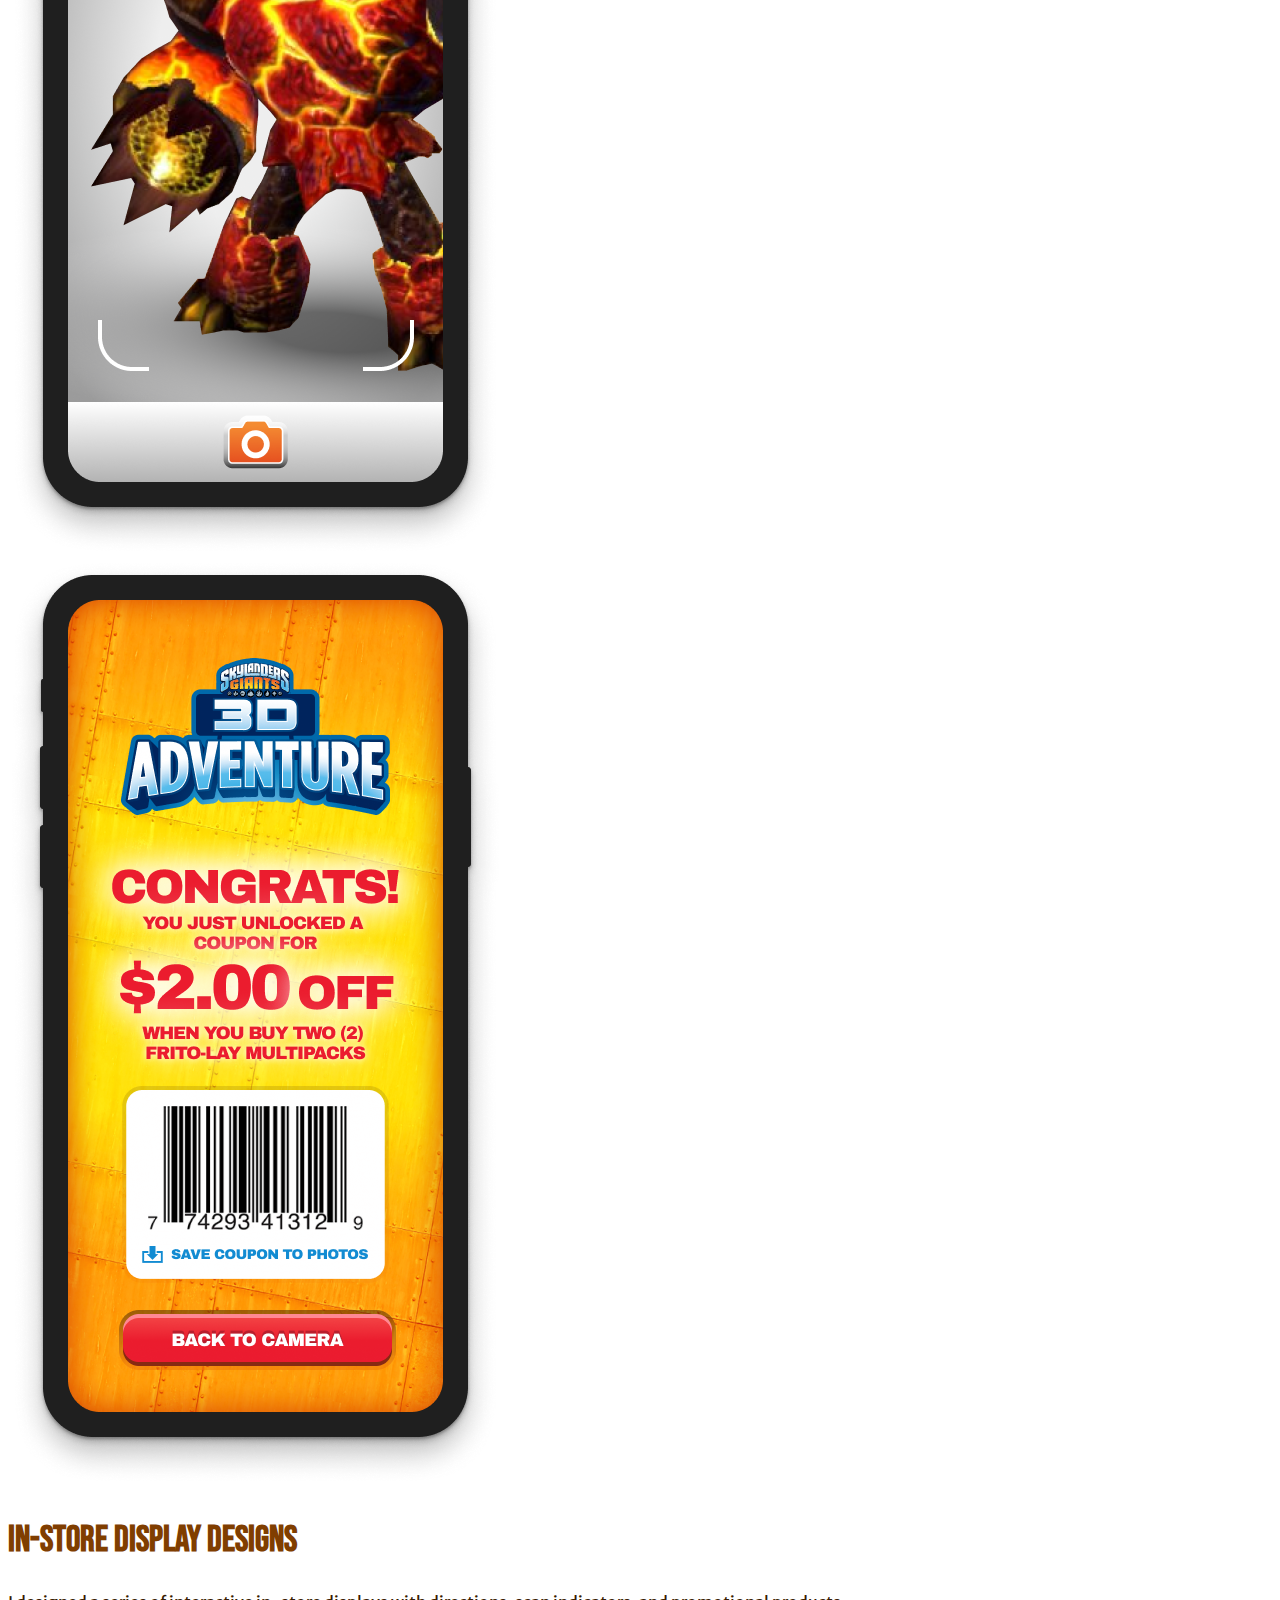
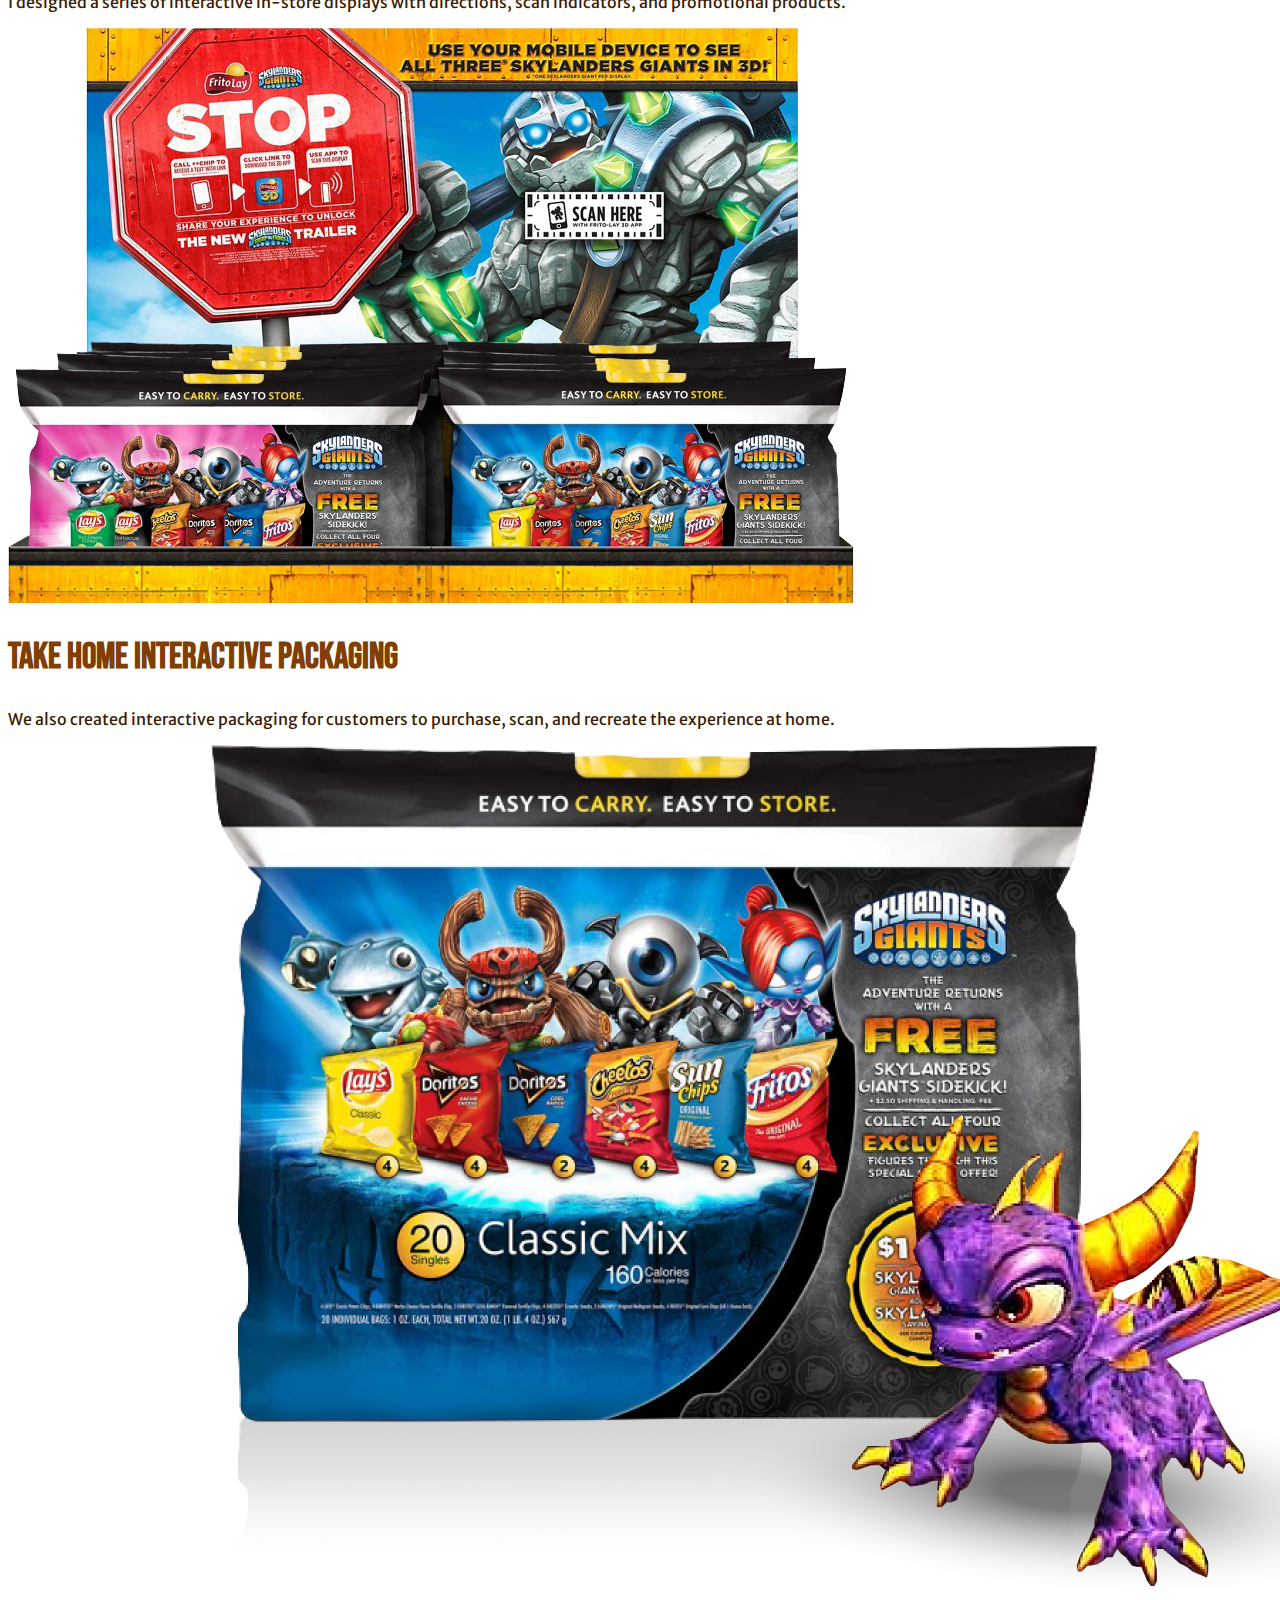
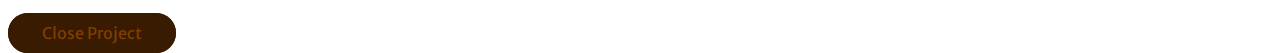
<file: projects/skylanders3Dadventure.html>
<!DOCTYPE html>
<html lang="en">

<head>
    <meta charset="UTF-8">
    <meta name="viewport" content="width=device-width, initial-scale=1.0">
    <meta http-equiv="X-UA-Compatible" content="ie=edge">
    <link href="https://cdn.jsdelivr.net/npm/bootstrap@5.0.0-beta2/dist/css/bootstrap.min.css" rel="stylesheet"
        integrity="sha384-BmbxuPwQa2lc/FVzBcNJ7UAyJxM6wuqIj61tLrc4wSX0szH/Ev+nYRRuWlolflfl" crossorigin="anonymous">
    <link rel="stylesheet" type="text/css" media="screen" href="/css/projects.css" />
    <link rel="preconnect" href="https://fonts.gstatic.com/" crossorigin>
    <link
        href="https://fonts.googleapis.com/css2?family=Bebas+Neue&family=Merriweather+Sans:ital,wght@0,300;0,400;0,500;0,600;0,700;0,800;1,300;1,400;1,500;1,600;1,700;1,800&family=Merriweather:ital,wght@0,300;0,400;0,700;0,900;1,300;1,400;1,700;1,900&display=swap"
        rel="stylesheet">
    <!-- Global site tag (gtag.js) - Google Analytics -->
    <script async src="https://www.googletagmanager.com/gtag/js?id=UA-53404618-1"></script>
    <script>
        window.dataLayer = window.dataLayer || [];

        function gtag() {
            dataLayer.push(arguments);
        }
        gtag('js', new Date());

        gtag('config', 'UA-53404618-1');
    </script>
    <link rel="icon" type="image/png" href="../favicon-16x16.png" sizes="16x16">
    <link rel="icon" type="image/png" href="../favicon-32x32.png" sizes="32x32">
    <title>Jonny's Adventure</title>
    <meta name="robots" content="noindex">
</head>

<body>
    <div class="modal-dialog modal-fullscreen">
        <div class="modal-content">
            <div class="modal-header">
                <div class="col-12 d-flex justify-content-center">
                    <div class="col-12 col-lg-10 d-flex align-items-center header-content">
                        <h1 class="modal-title" id="exampleModalLabel">Skylanders 3D Adventure</h1>
                        <a class="btn-close" href="/index.html"></a>
                    </div>
                </div>
            </div>
            <div class="modal-body w-100 d-flex justify-content-center">
                <div class="container-fluid">
                    <div class="col-12 d-flex justify-content-center">
                        <div class="col-12 col-lg-8">
                            <div class="row mt-3 mt-md-5 mb-5">
                                <h2 class="modal-subhead">Problem</h2>
                                <div class="col-12 mb-3">
                                    For parents with young children, keeping them entertained while shopping for
                                    groceries can
                                    be a struggle.
                                </div>
                                <div class="col-12">
                                    <ul>
                                        <li class="mb-3">
                                            How might we use the partnership between Frito-Lay and Activision to create
                                            an
                                            in-store
                                            scavenger hunt where kids and their parents will be able to interact with
                                            Skylander
                                            characters in physical spaces?
                                        </li>
                                        <li class="mb-3">
                                            How might we transform the retailer experience while encouraging return
                                            visits and
                                            building baskets for retailers that engage in the program?
                                        </li>
                                        <li>
                                            How might we realize a $1.5MM incremental opportunity from additional
                                            displays using
                                            the
                                            Frito-Lay and Activision partnership?
                                        </li>
                                    </ul>
                                </div>
                            </div>
                            <div class="row mb-5">
                                <h2 class="modal-subhead">My Role</h2>
                                <div class="col-12 col-md-4">
                                    <ul>
                                        <li>Research</li>
                                        <li>Art Direction</li>
                                        <li>UX/UI Design</li>
                                        <li>Content Strategy</li>
                                    </ul>
                                </div>
                                <div class="col-12 col-md-8">
                                    I worked collaboratively with another Art Director to develop an end-to-end
                                    interactive
                                    in-store experience. My role included initial research and concept development,
                                    designing
                                    in-store interactive displays and a companion mobile app (iOS and Android), and
                                    creating
                                    associated marketing materials for retail partners.
                                </div>
                            </div>
                            <div class="row mb-5">
                                <h2 class="modal-subhead">Solution</h2>
                                <div class="col-12">
                                    In partnership with Frito-Lay and Activision, my team developed a branded scavenger
                                    hunt
                                    using a mobile
                                    app and a series of in-store product displays that could be scanned to generate 3D
                                    interactive characters from the game. Shoppers could take photos with the AR
                                    characters to
                                    win instant prizes and coupons.
                                </div>
                            </div>
                            <div class="row mb-5">
                                <h2 class="modal-subhead">Resuts</h2>
                                <div class="col-12">
                                    <ul>
                                        <li class="mb-3">
                                            Over 5,000 displays ordered
                                        </li>
                                        <li class="mb-3">
                                            Over 17M active users and 53M pictures taken through app experience
                                        </li>
                                        <li class="mb-3">
                                            84% Click-through Rate for **CHIP SMS download (Baseline is 67%)
                                        </li>
                                        <li>
                                            Drove $4.5MM incremental dollars (200% increase over a target of $1.5MM)
                                        </li>
                                    </ul>
                                </div>
                            </div>
                        </div>
                    </div>
                    <div class="row py-5 mb-3 d-flex justify-content-center skylanders-image-container">
                        <h2 class="mb-3 col-12 text-center project-title">Splash and Landing Page Design</h2>
                        <p class="col-10 text-center mt-0 mb-4">
                            Splash screen sets the stage for the experience and the landing screen explains how to
                            interact
                            with the in-store displays.
                        </p>
                        <div class="col-10 col-md-4 d-flex flex-column">
                            <img class="col-12" src="/images/project-images/skylanders3Dadventure1.png">
                        </div>
                        <div class="col-10 col-md-4 d-flex flex-column">
                            <img class="col-12" src="/images/project-images/skylanders3Dadventure2.png">
                        </div>
                    </div>
                    <div class="row py-5 mb-3 d-flex justify-content-center skylanders-image-container">
                        <h2 class="mb-3 col-12 text-center project-title">Display Scanner and Coupon Page Design</h2>
                        <p class="col-10 text-center mt-0 mb-4">
                            Using the app enables characters from the game to appear in 3D. After a user captures a
                            character
                            a coupon is awarded.
                        </p>
                        <div class="col-6 col-md-4 d-flex flex-column">
                            <img class="col-12" src="/images/project-images/skylanders3Dadventure3.png">
                        </div>
                        <div class="col-6 col-md-4 d-flex flex-column">
                            <img class="col-12" src="/images/project-images/skylanders3Dadventure4.png">
                        </div>
                    </div>
                    <div class="row pt-5 mb-3 d-flex justify-content-center skylanders-image-container">
                        <h2 class="mb-3 col-12 text-center project-title">In-Store Display Designs</h2>
                        <p class="col-10 text-center mt-0 mb-4">
                            I designed a series of interactive in-store displays with directions, scan indicators, and
                            promotional products.
                        </p>
                        <div class="col-12 col-sm-10 d-flex flex-column">
                            <img class="col-12" src="/images/project-images/skylanders3Dadventure5.png">
                        </div>
                    </div>
                    <div class="row pt-5 mb-5 d-flex justify-content-center skylanders-image-container">
                        <h2 class="mb-3 col-12 text-center project-title">Take Home Interactive Packaging</h2>
                        <p class="col-10 text-center mt-0 mb-4">
                            We also created interactive packaging for customers to purchase, scan, and recreate the
                            experience at home.
                        </p>
                        <div class="col-12 col-sm-10 d-flex flex-column">
                            <img class="col-12" src="/images/project-images/skylanders3Dadventure6.png">
                        </div>
                    </div>
                </div>
            </div>
            <div class="modal-footer">
                <div class="col-12 d-flex justify-content-center">
                    <div class="d-flex align-items-center footer-content">
                        <a class="btn-secondary mx-1 mb-3" href="/index.html">Close Project</a>
                    </div>
                </div>
            </div>
        </div>
    </div>
    <script src="https://cdn.jsdelivr.net/npm/bootstrap@5.0.0-beta2/dist/js/bootstrap.bundle.min.js"
        integrity="sha384-b5kHyXgcpbZJO/tY9Ul7kGkf1S0CWuKcCD38l8YkeH8z8QjE0GmW1gYU5S9FOnJ0" crossorigin="anonymous">
    </script>
</body>

</html>
</file>
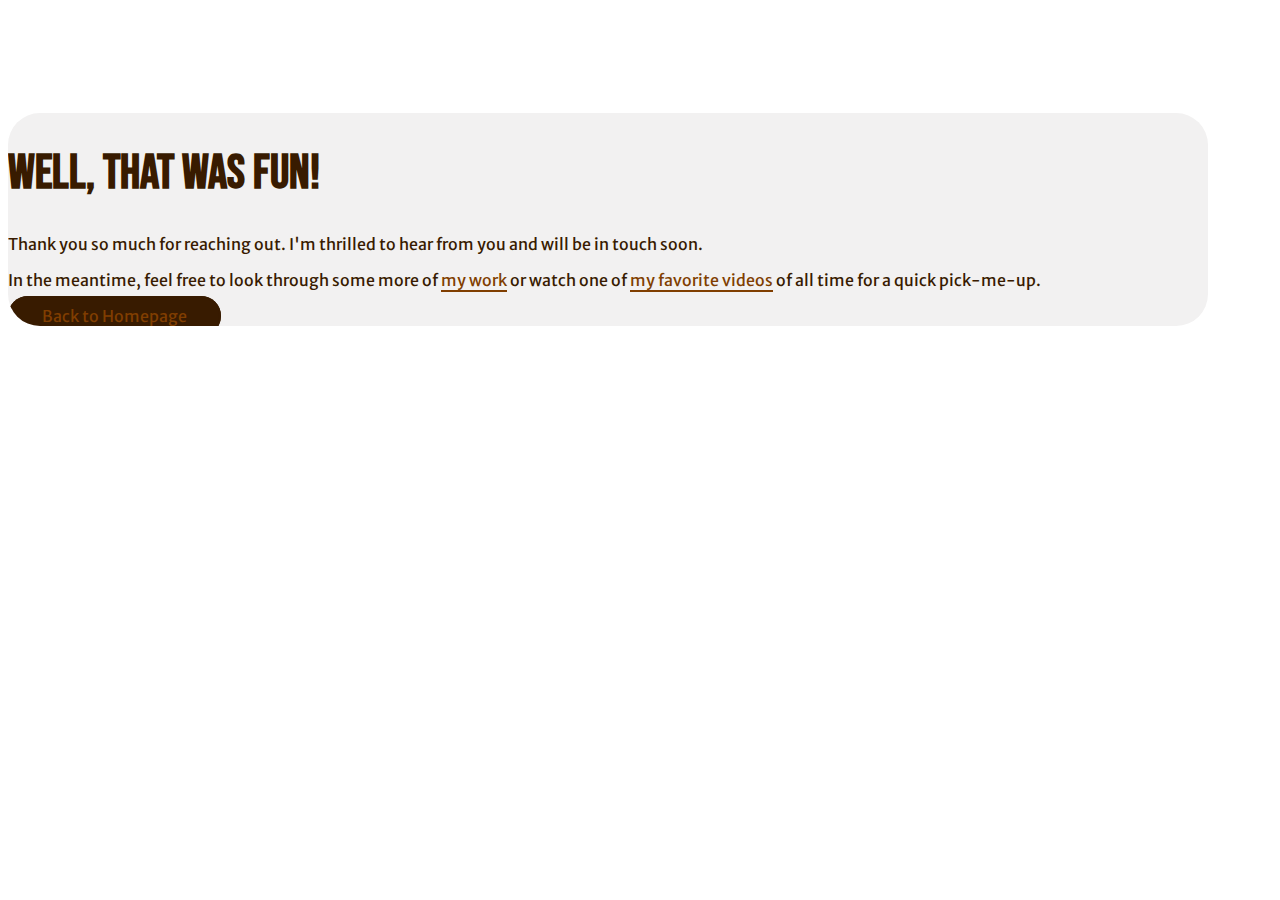
<file: projects/thankyou.html>
<!DOCTYPE html>
<html lang="en">

<head>
    <meta charset="UTF-8">
    <meta name="viewport" content="width=device-width, initial-scale=1.0">
    <meta http-equiv="X-UA-Compatible" content="ie=edge">
    <link href="https://cdn.jsdelivr.net/npm/bootstrap@5.0.0-beta2/dist/css/bootstrap.min.css" rel="stylesheet"
        integrity="sha384-BmbxuPwQa2lc/FVzBcNJ7UAyJxM6wuqIj61tLrc4wSX0szH/Ev+nYRRuWlolflfl" crossorigin="anonymous">
    <link rel="stylesheet" type="text/css" media="screen" href="/css/projects.css" />
    <link rel="preconnect" href="https://fonts.gstatic.com/" crossorigin>
    <link
        href="https://fonts.googleapis.com/css2?family=Bebas+Neue&family=Merriweather+Sans:ital,wght@0,300;0,400;0,500;0,600;0,700;0,800;1,300;1,400;1,500;1,600;1,700;1,800&family=Merriweather:ital,wght@0,300;0,400;0,700;0,900;1,300;1,400;1,700;1,900&display=swap"
        rel="stylesheet">
    <!-- Global site tag (gtag.js) - Google Analytics -->
    <script async src="https://www.googletagmanager.com/gtag/js?id=UA-53404618-1"></script>
    <script>
        window.dataLayer = window.dataLayer || [];

        function gtag() {
            dataLayer.push(arguments);
        }
        gtag('js', new Date());

        gtag('config', 'UA-53404618-1');
    </script>
    <link rel="icon" type="image/png" href="../favicon-16x16.png" sizes="16x16">
    <link rel="icon" type="image/png" href="../favicon-32x32.png" sizes="32x32">
    <title>Grateful Jonny</title>
    <meta name="robots" content="noindex">
</head>

<body>
    <div class="modal-dialog modal-fullscreen">
        <div class="modal-content">
            <div class="modal-body w-100 d-flex justify-content-center">
                <div class="container-fluid">
                    <div class="row py-5 px-5 mb-3 d-flex justify-content-center visual-design-image-container">
                        <h1 class="col-12 text-center mt-0 mb-3">Well, That Was Fun!</h1>
                        <p class="col-12 text-center mt-0">
                            Thank you so much for reaching out. I'm thrilled to hear from you and will be in touch soon.
                        </p>
                        <p class="col-12 text-center mt-0 mb-5">
                            In the meantime, feel free to look through some more of
                            <a href="/index.html">my work</a>
                            or watch one of
                            <a href="https://www.youtube.com/watch?v=nGeKSiCQkPw" target="_blank"
                                rel="noopener noreferrer">my favorite
                                videos</a>
                            of all time for a quick pick-me-up.
                        </p>
                        <a class="btn-secondary col-12 col-md-4 text-center" href="/index.html"> Back to Homepage</a>
                    </div>
                </div>
            </div>
        </div>
    </div>
    <script src="https://cdn.jsdelivr.net/npm/bootstrap@5.0.0-beta2/dist/js/bootstrap.bundle.min.js"
        integrity="sha384-b5kHyXgcpbZJO/tY9Ul7kGkf1S0CWuKcCD38l8YkeH8z8QjE0GmW1gYU5S9FOnJ0" crossorigin="anonymous">
    </script>
</body>

</html>
</file>
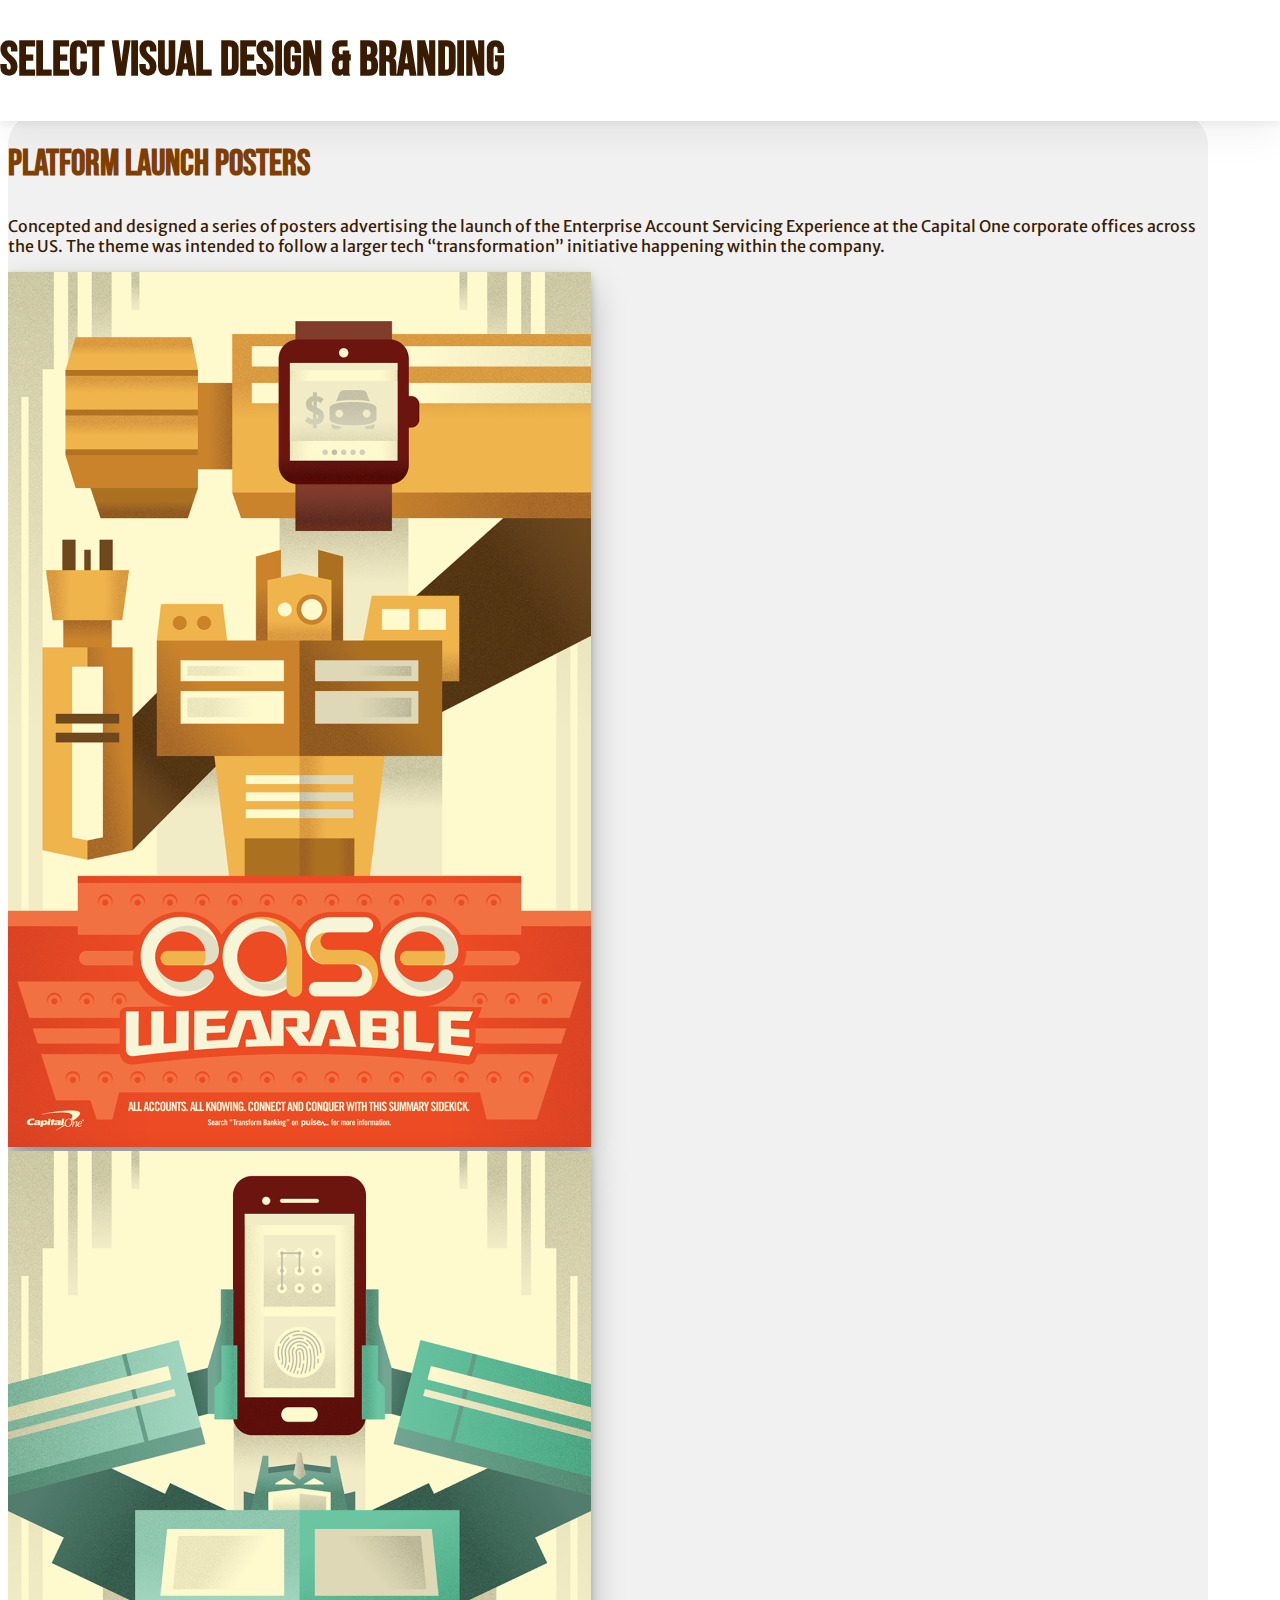
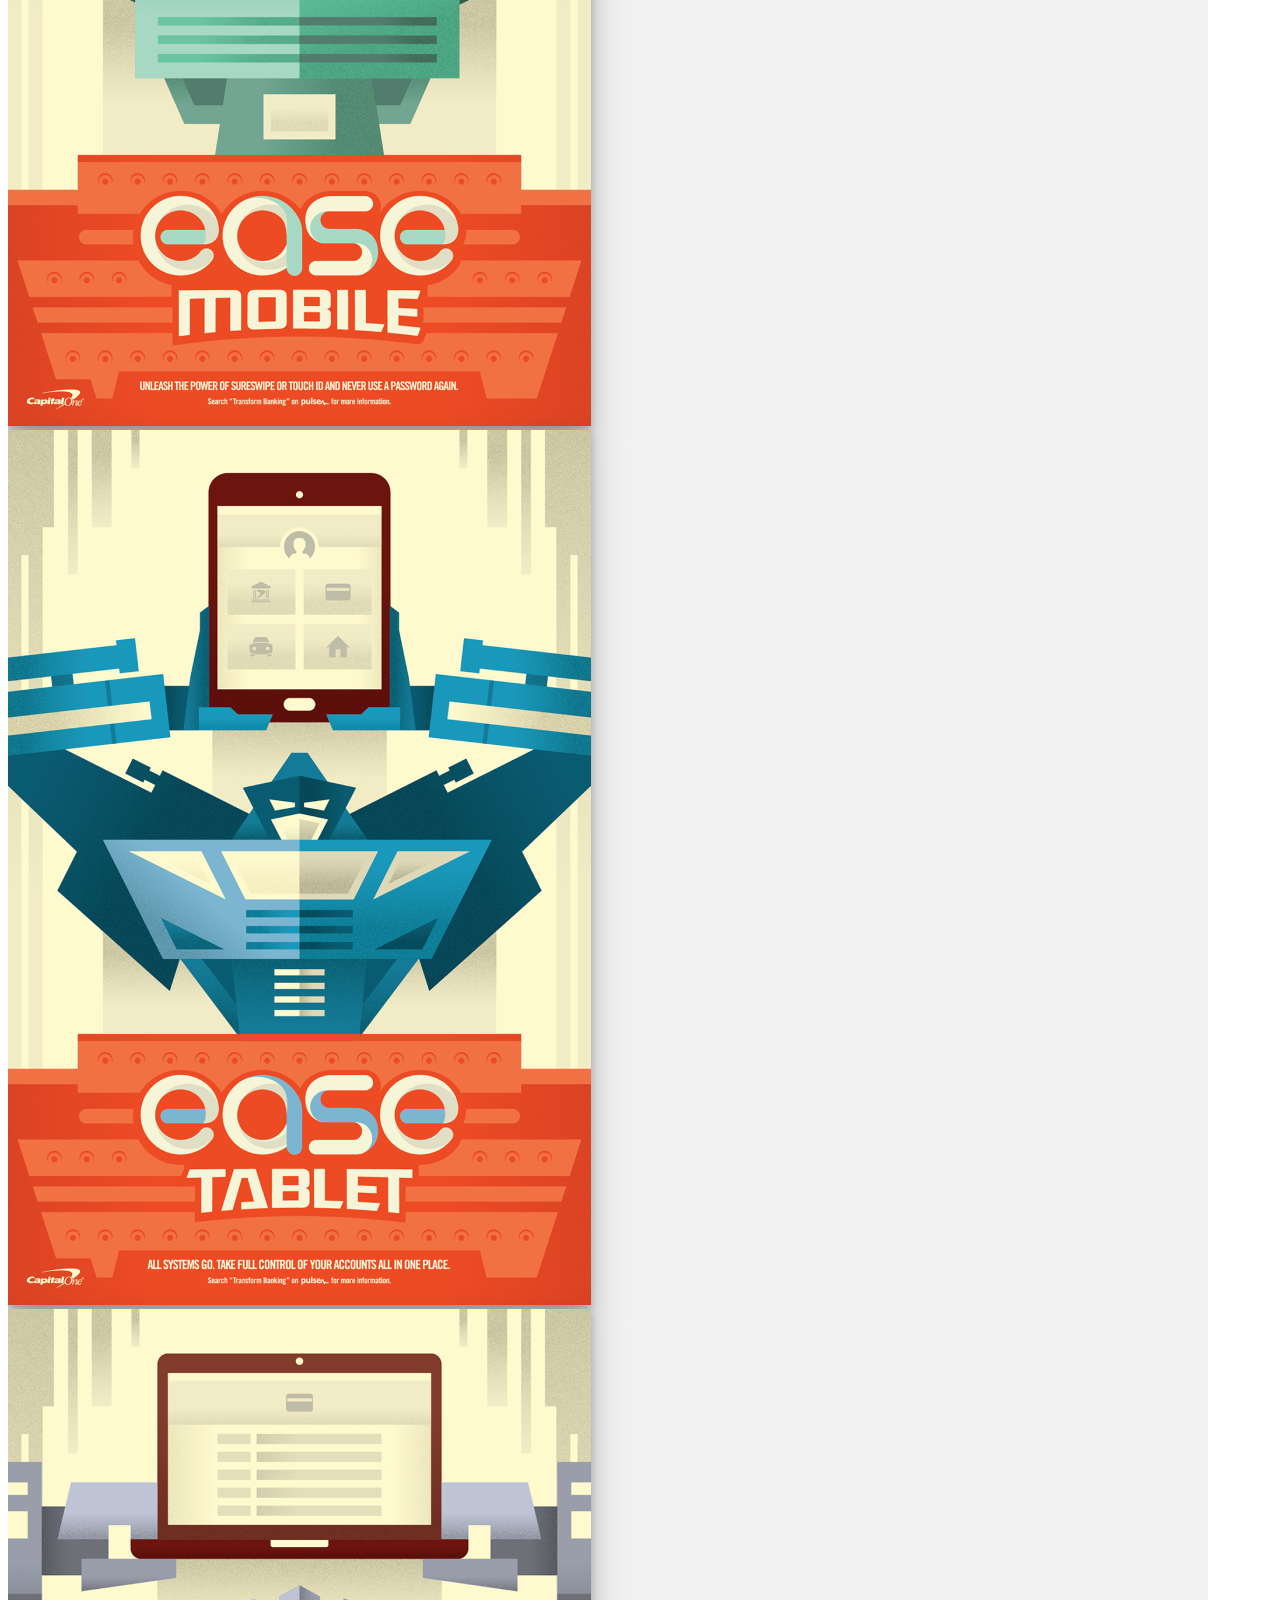
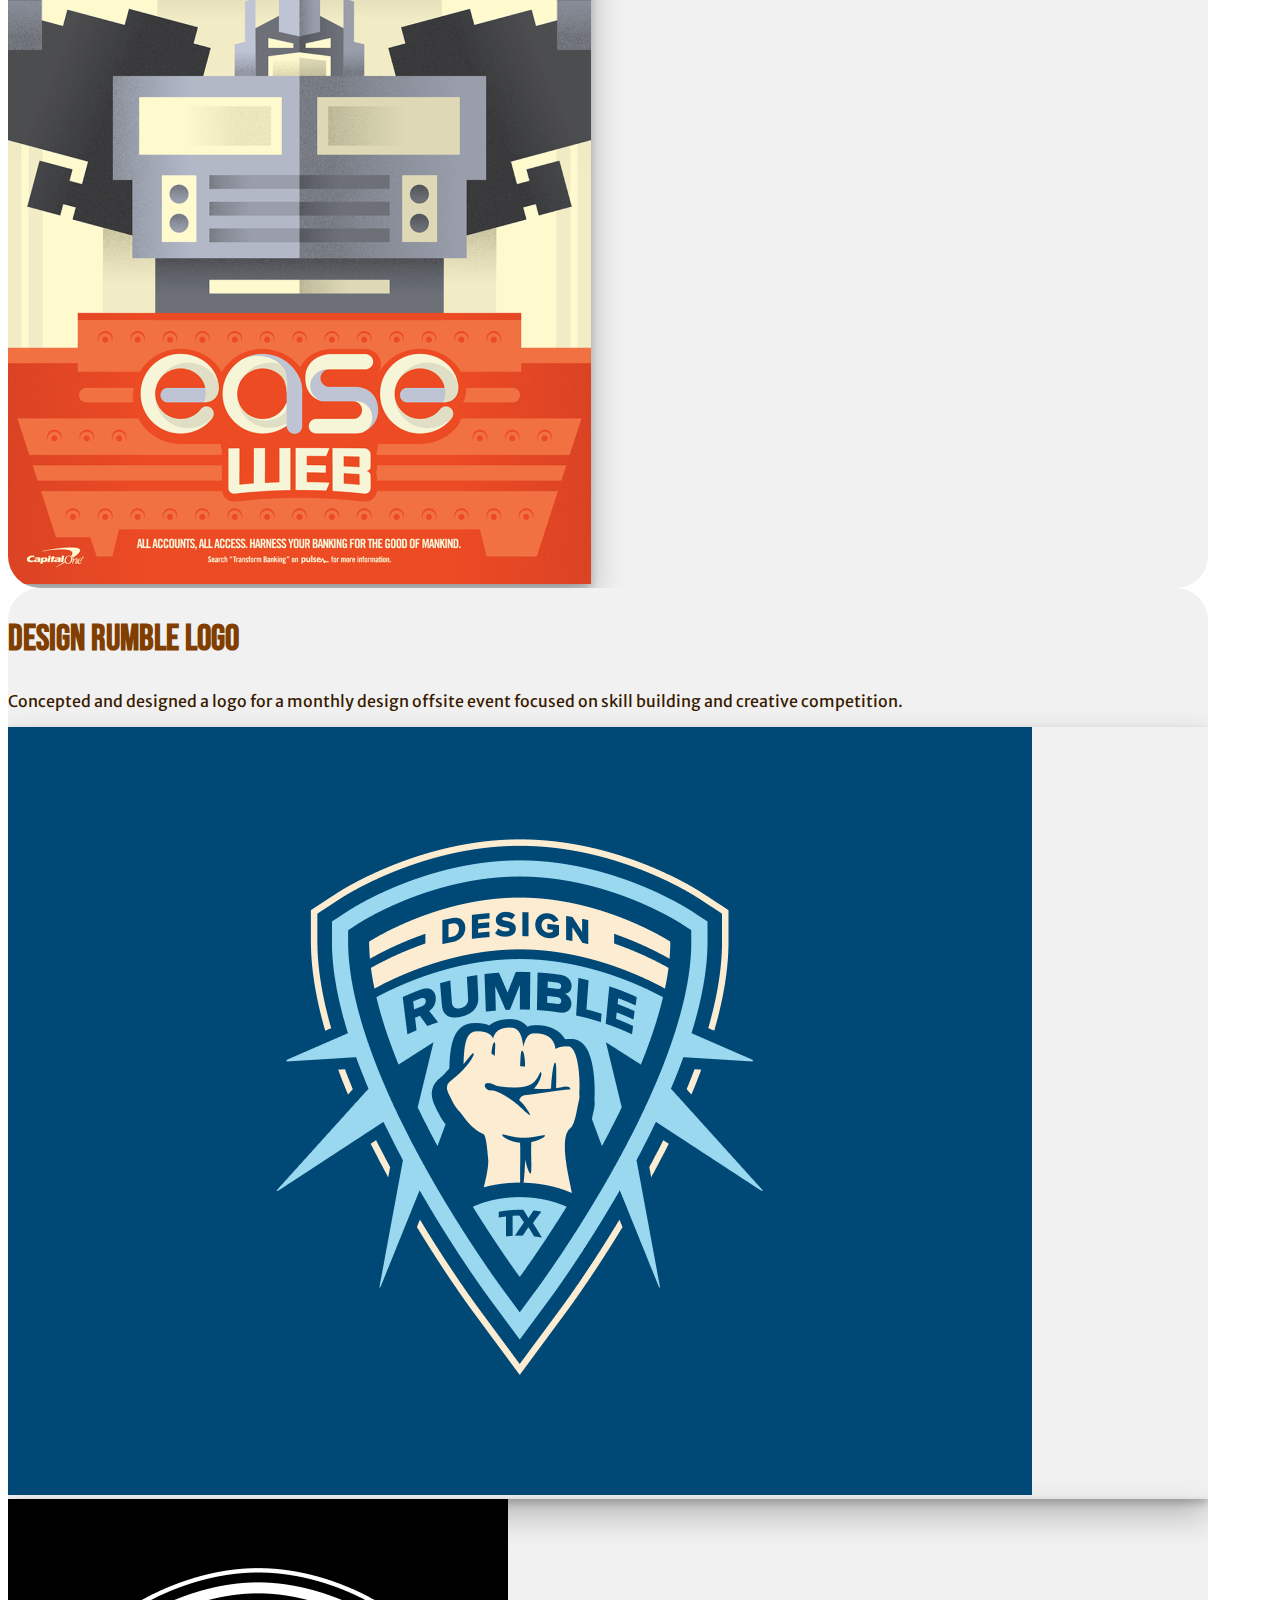
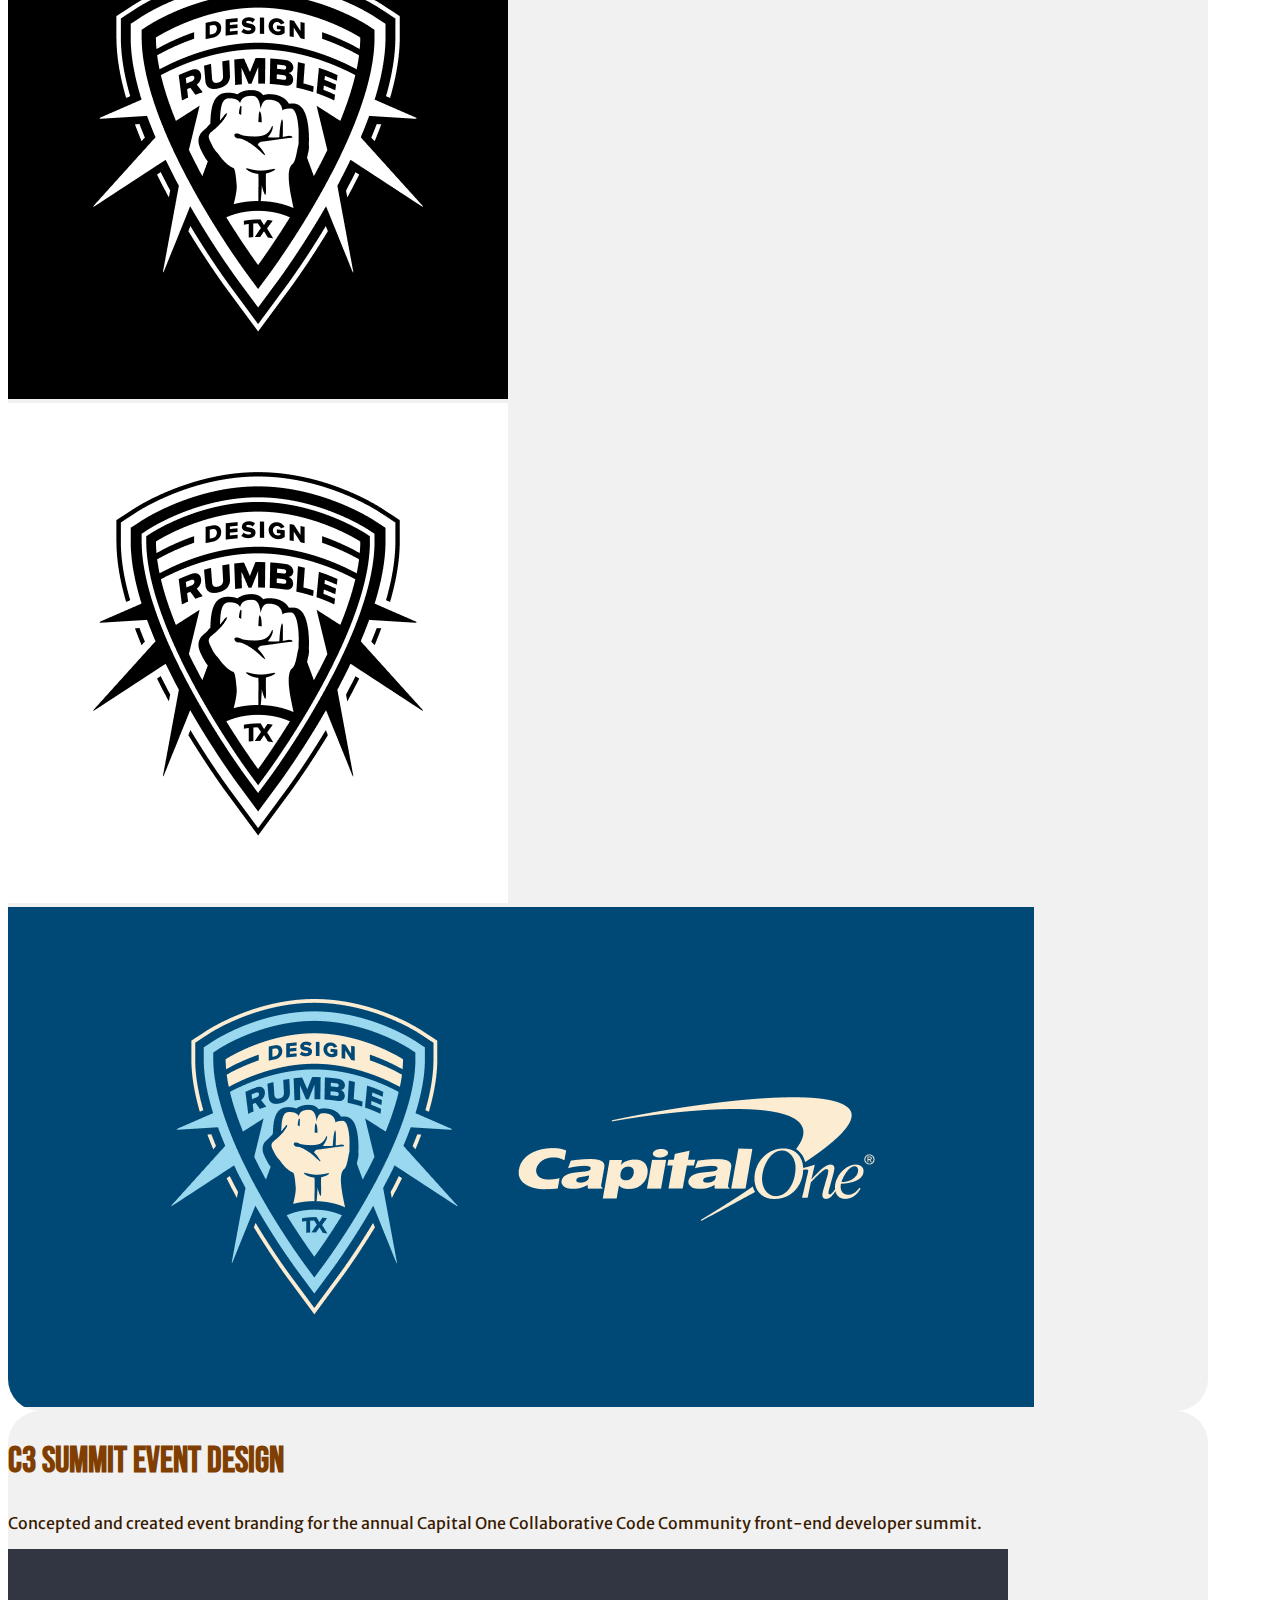
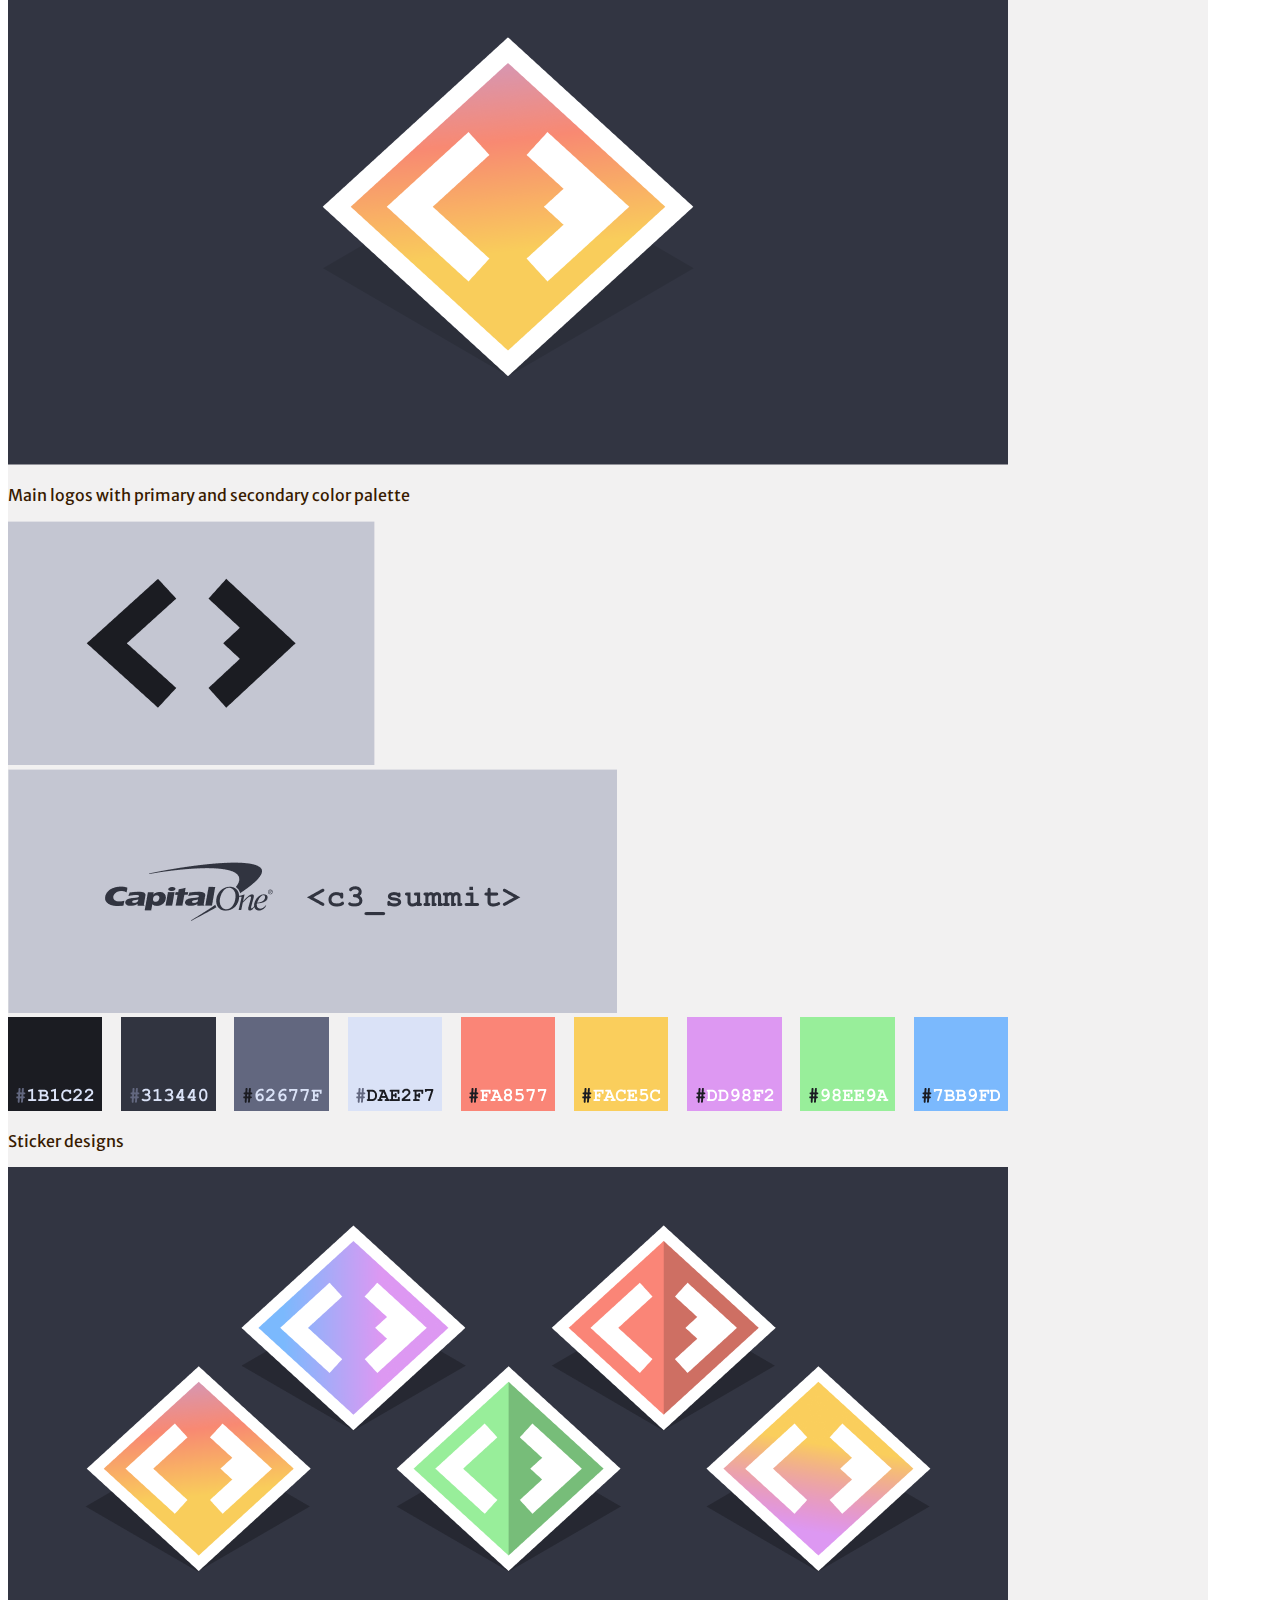
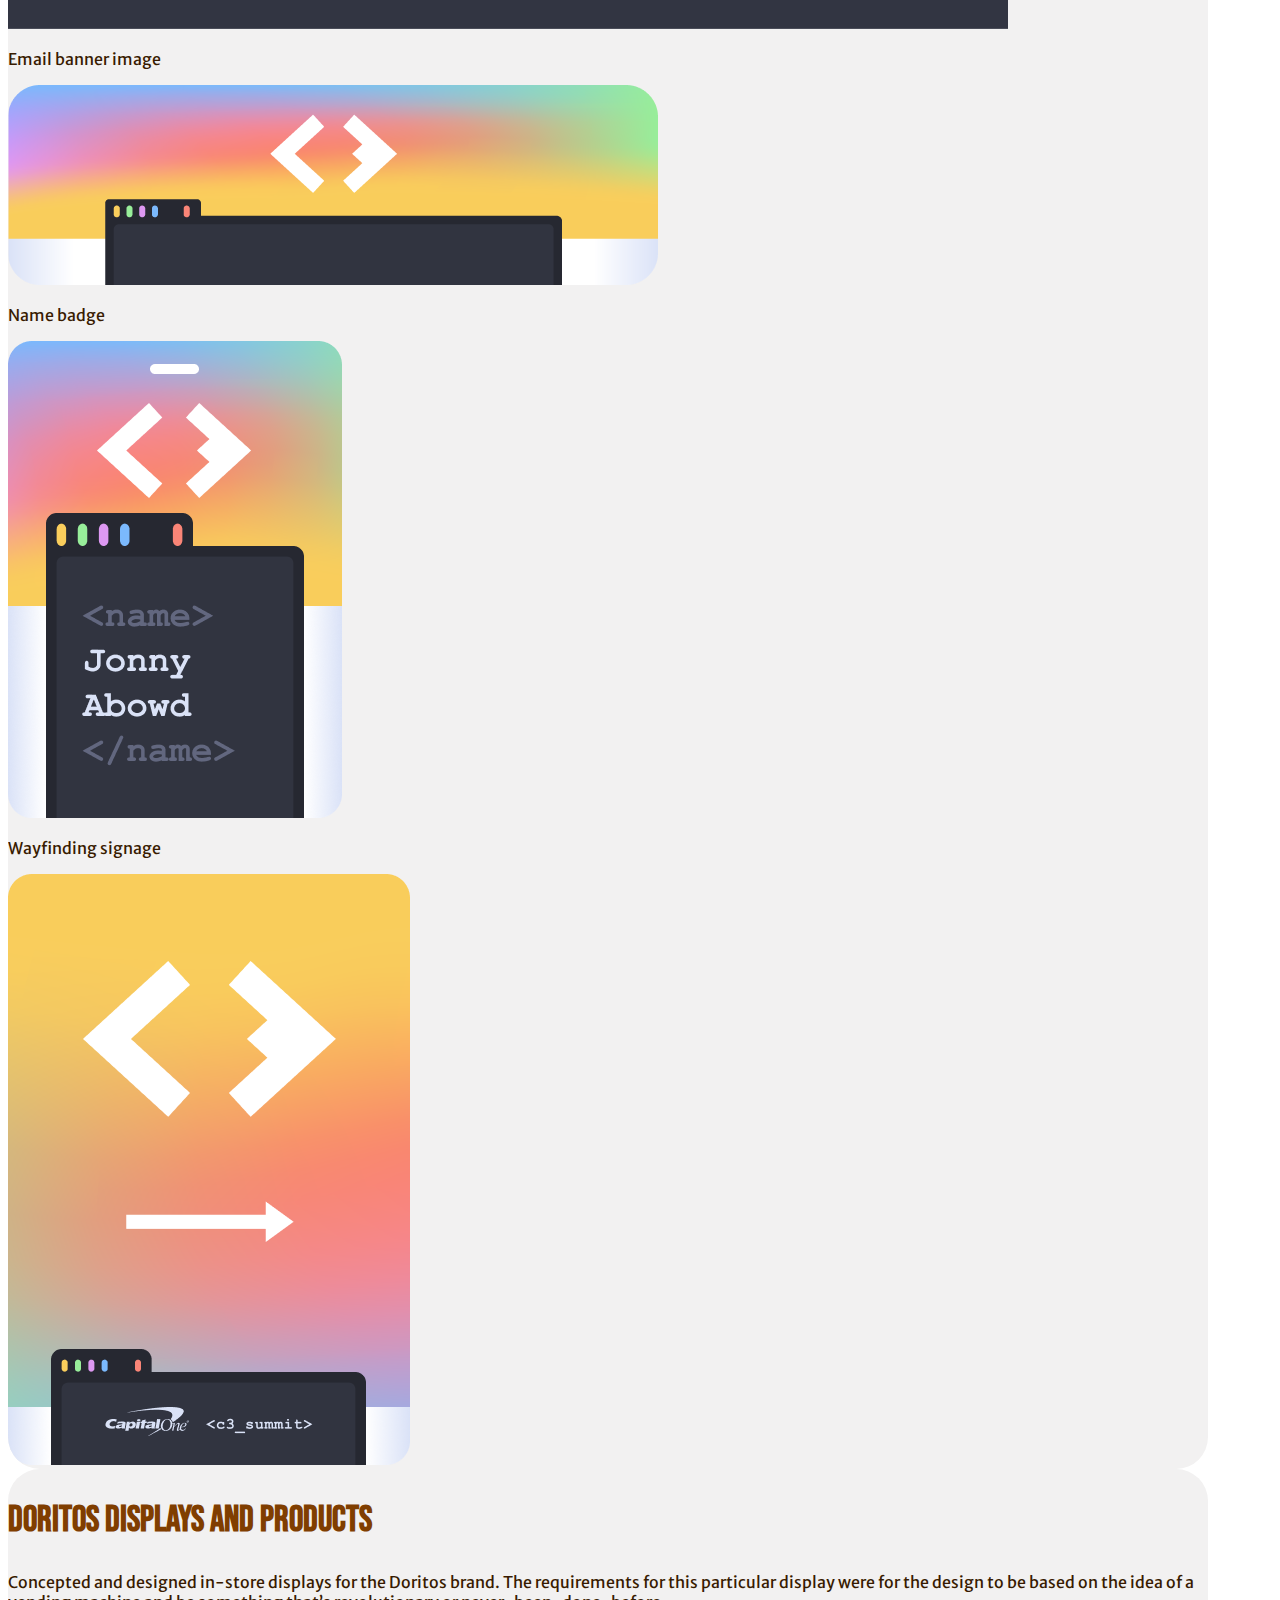
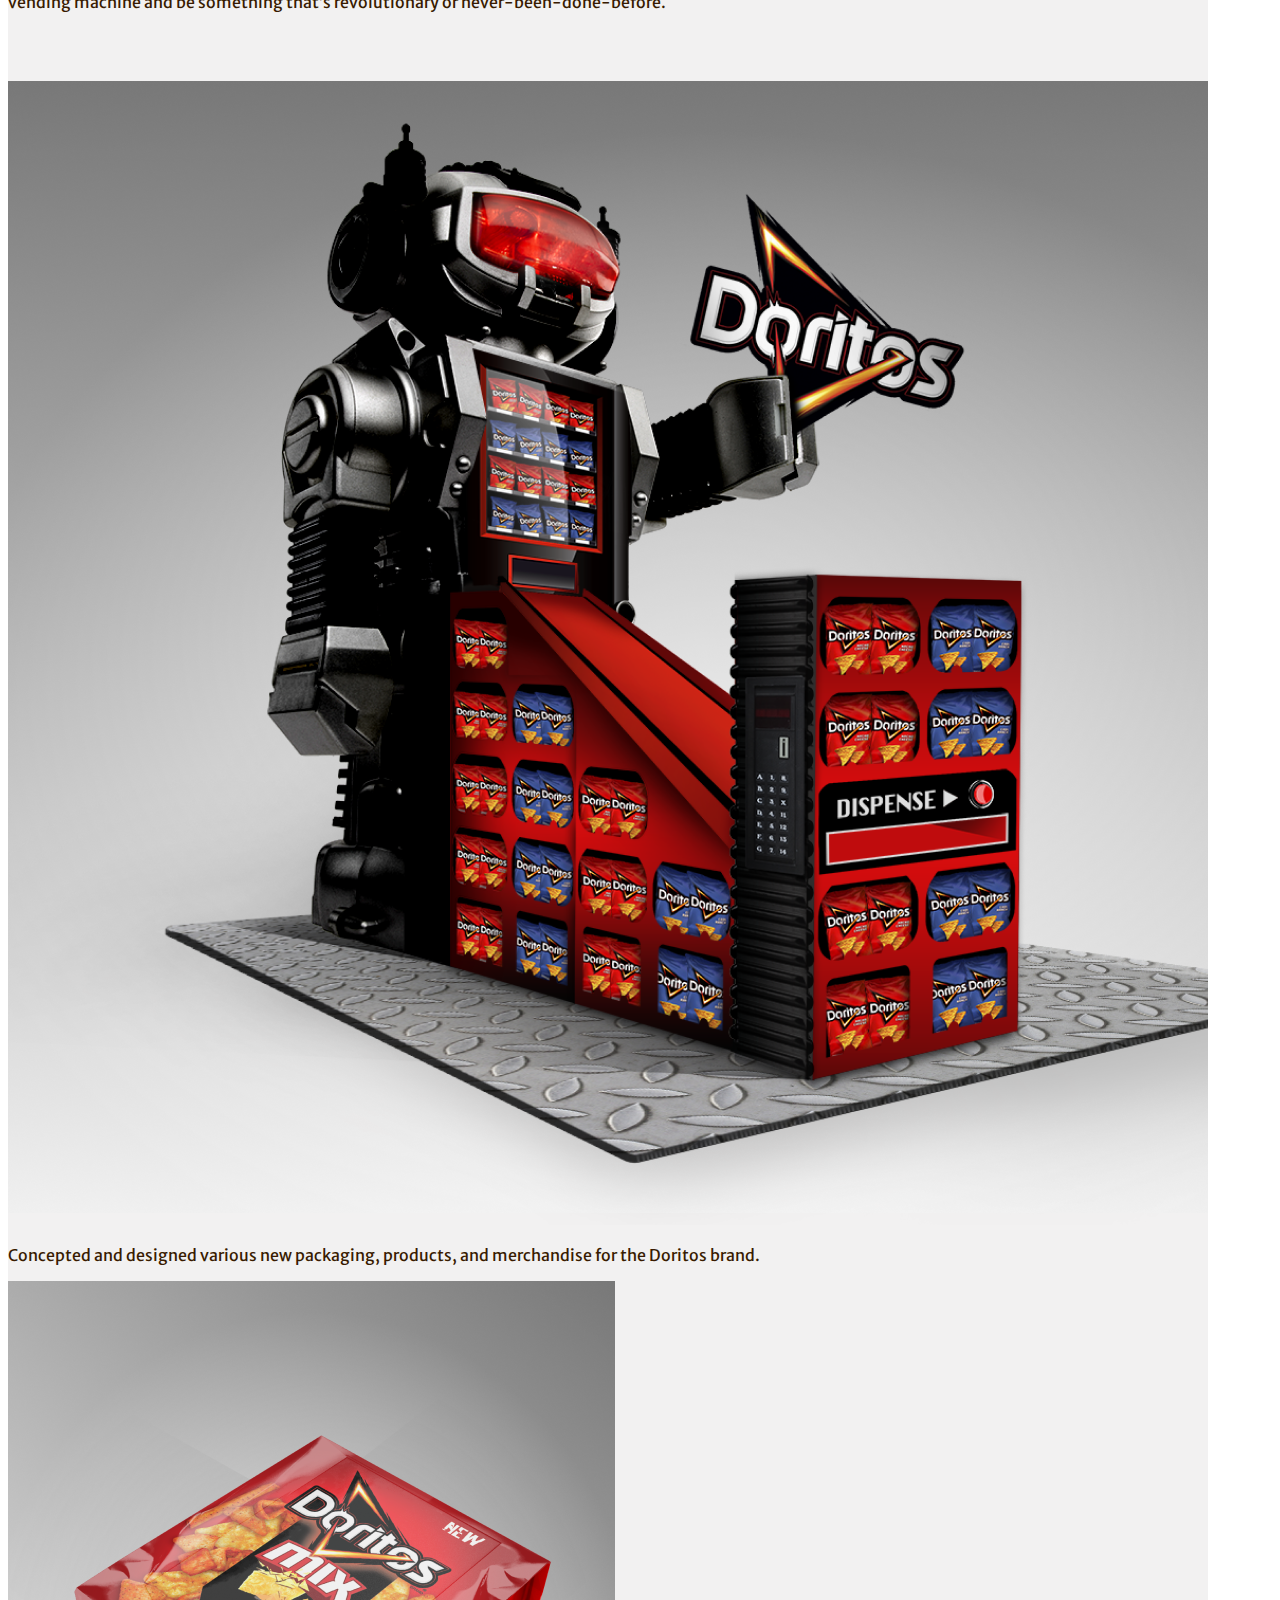
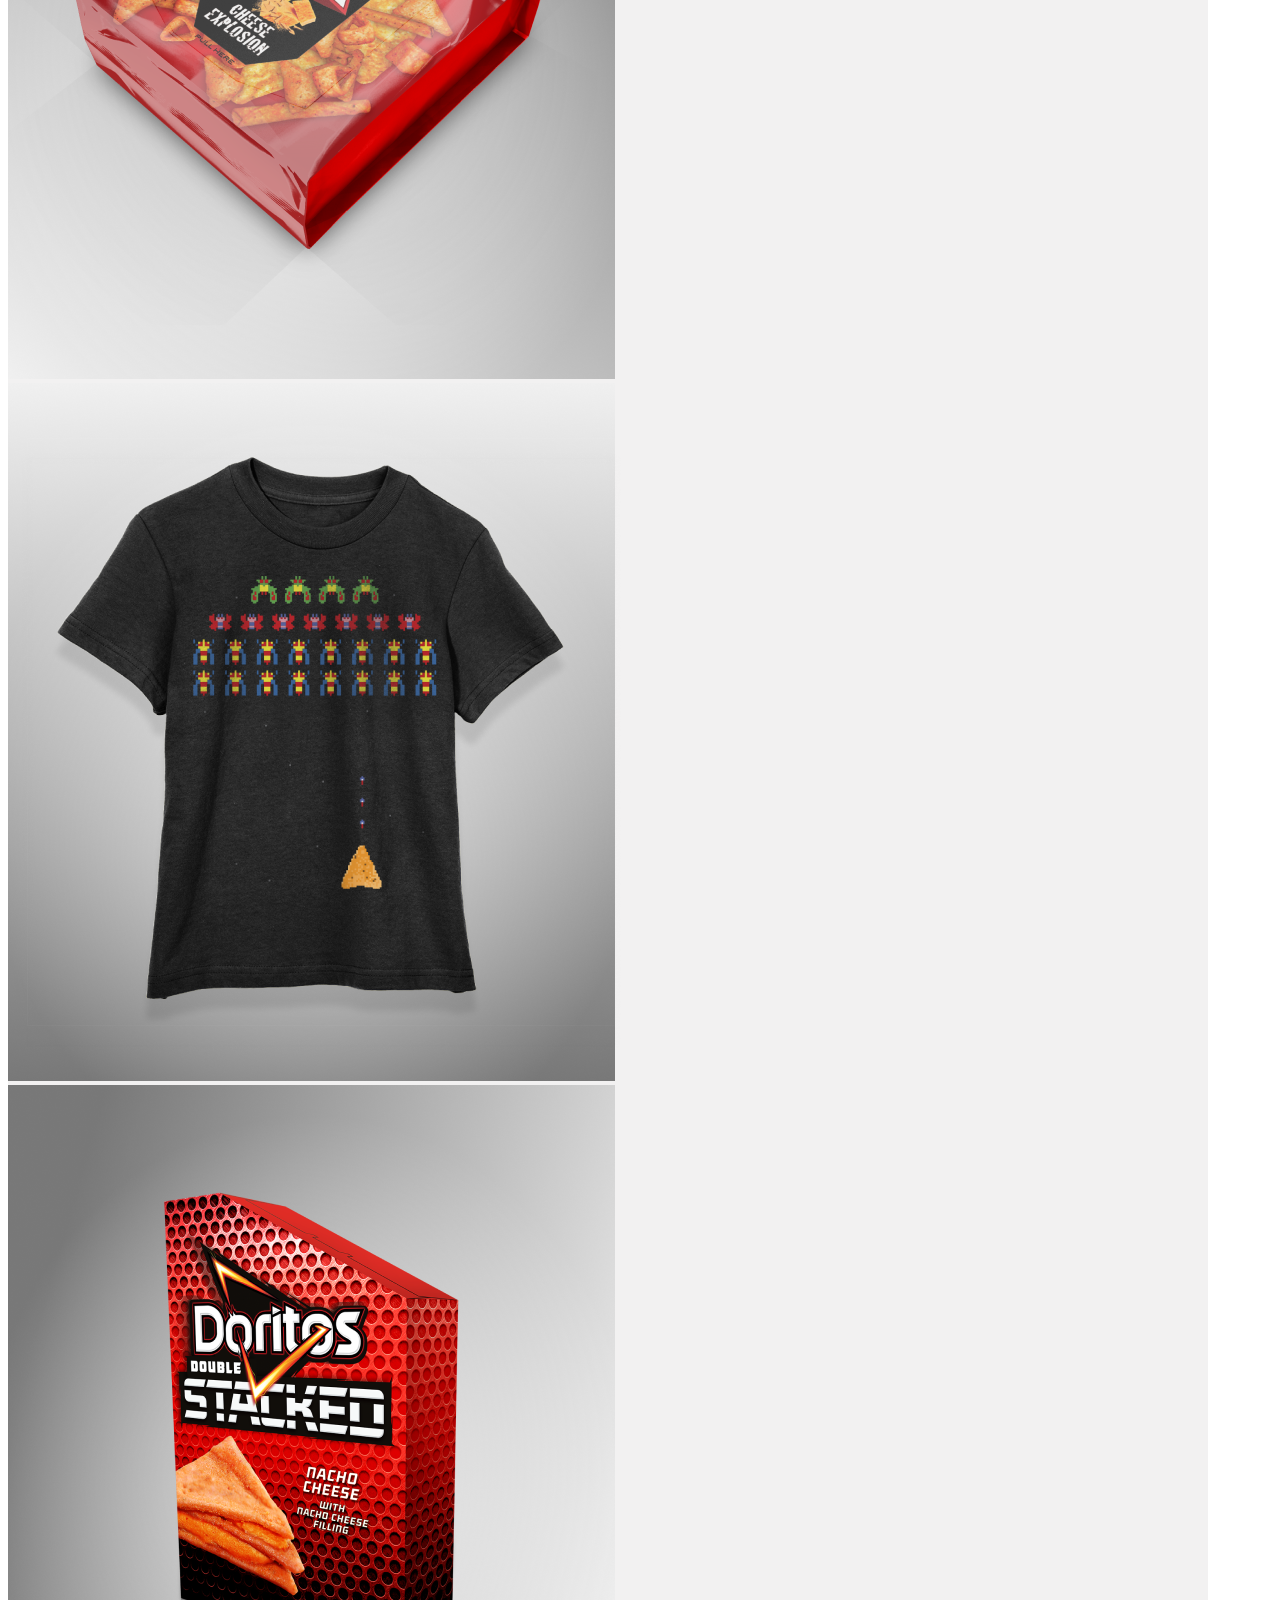
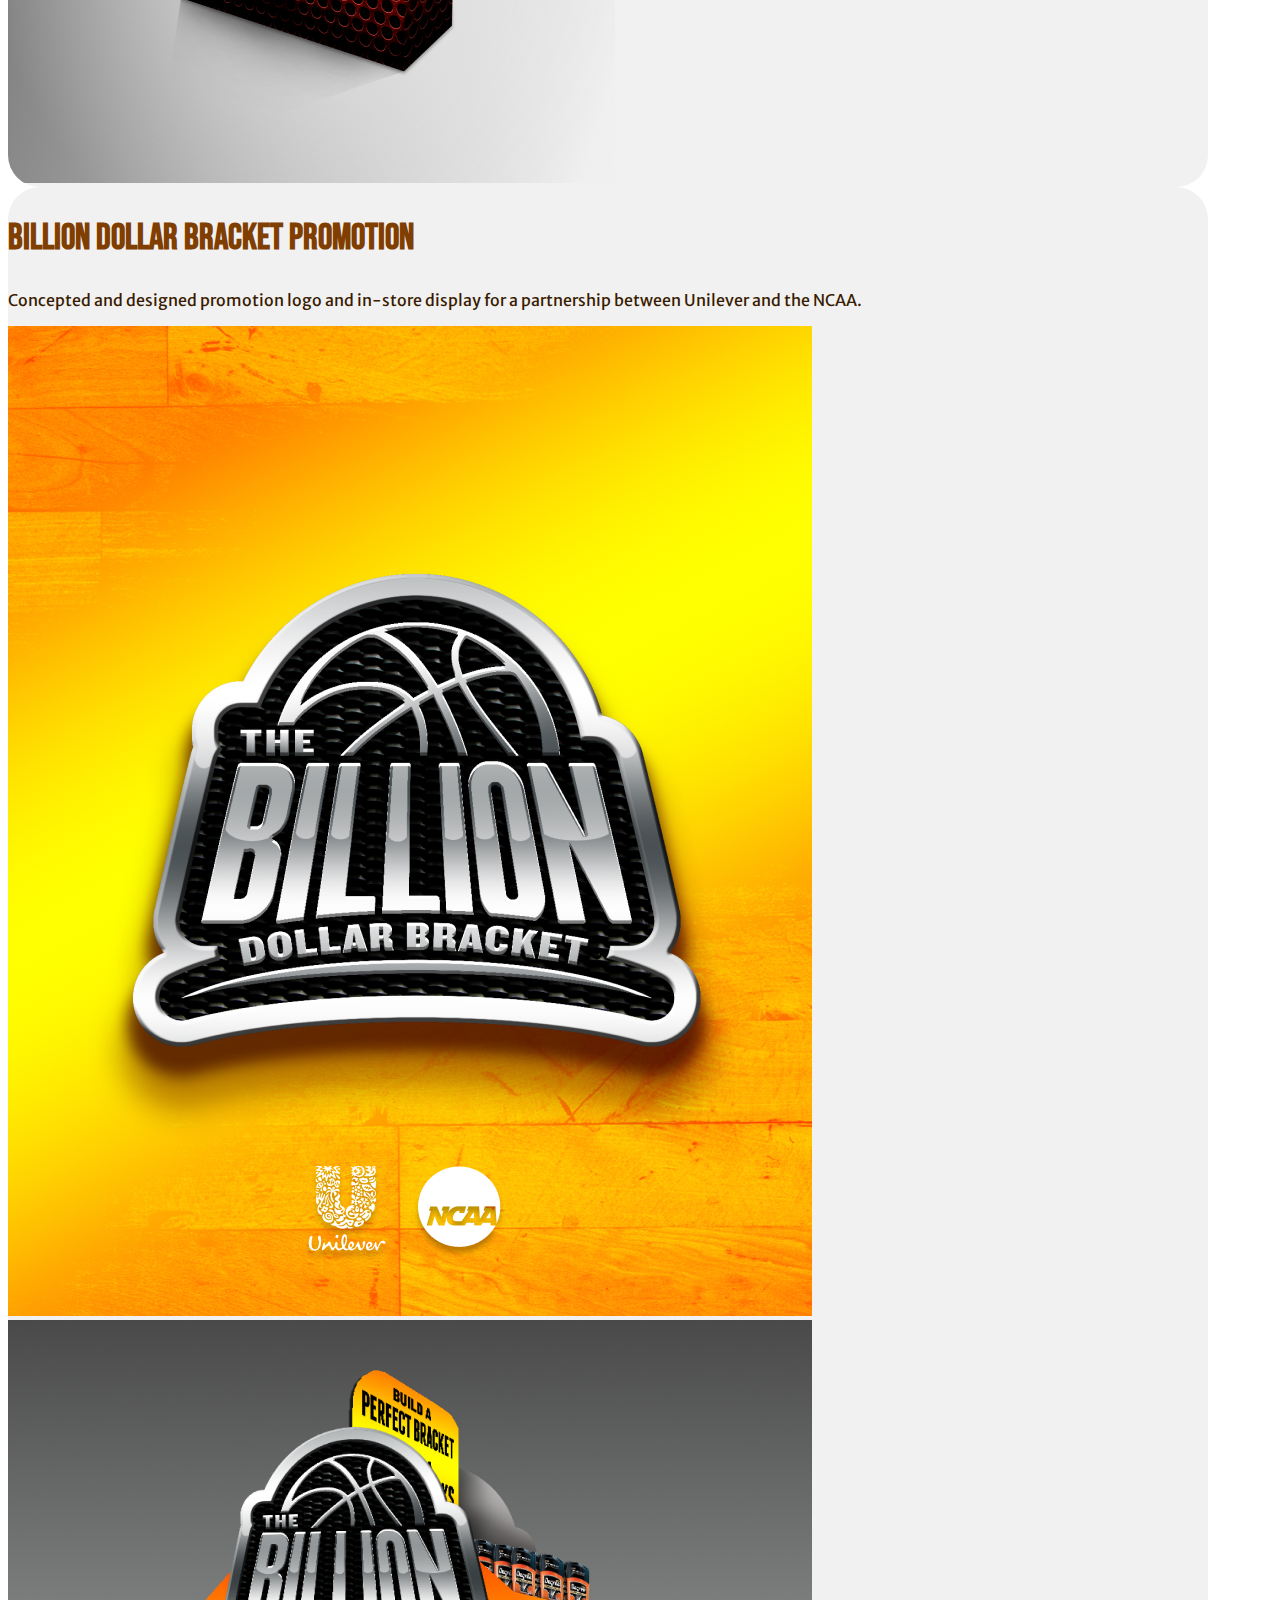
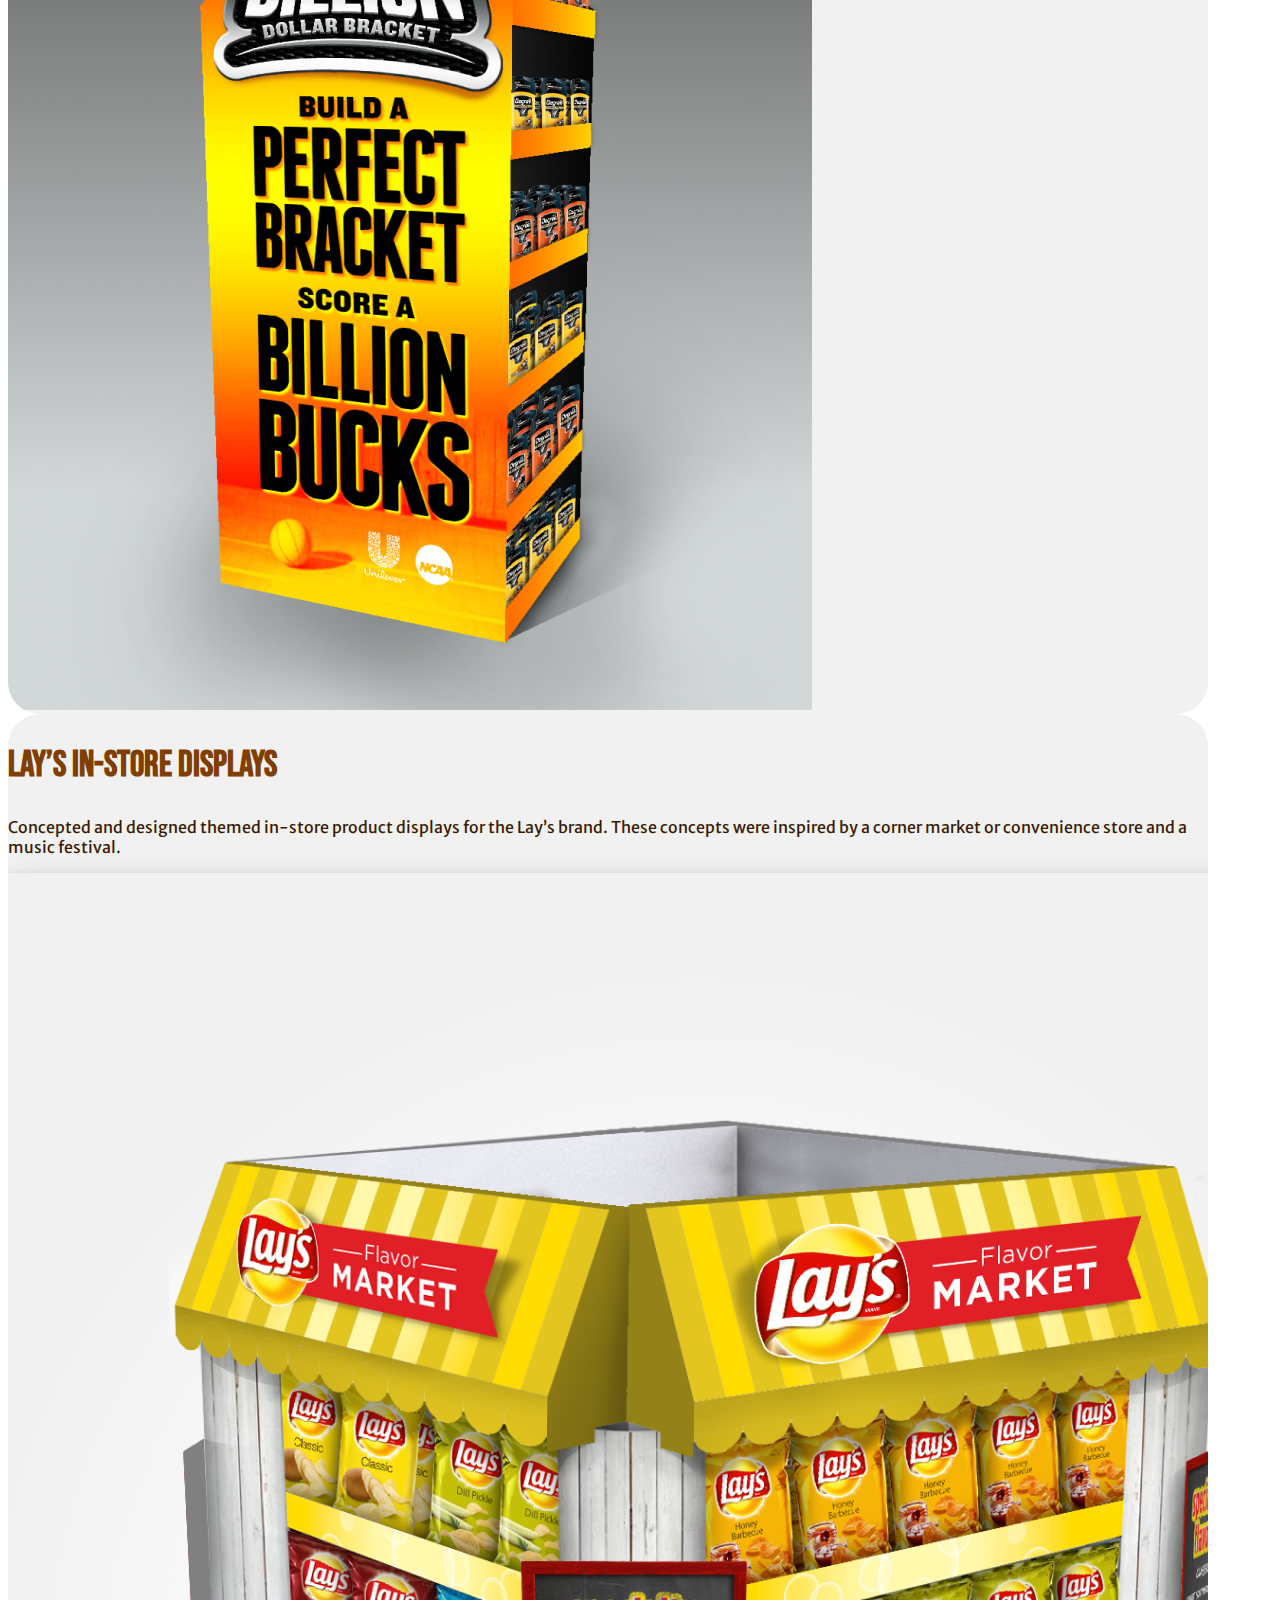
<file: projects/visualdesign.html>
<!DOCTYPE html>
<html lang="en">

<head>
    <meta charset="UTF-8">
    <meta name="viewport" content="width=device-width, initial-scale=1.0">
    <meta http-equiv="X-UA-Compatible" content="ie=edge">
    <link href="https://cdn.jsdelivr.net/npm/bootstrap@5.0.0-beta2/dist/css/bootstrap.min.css" rel="stylesheet"
        integrity="sha384-BmbxuPwQa2lc/FVzBcNJ7UAyJxM6wuqIj61tLrc4wSX0szH/Ev+nYRRuWlolflfl" crossorigin="anonymous">
    <link rel="stylesheet" type="text/css" media="screen" href="/css/projects.css" />
    <link rel="preconnect" href="https://fonts.gstatic.com/" crossorigin>
    <link
        href="https://fonts.googleapis.com/css2?family=Bebas+Neue&family=Merriweather+Sans:ital,wght@0,300;0,400;0,500;0,600;0,700;0,800;1,300;1,400;1,500;1,600;1,700;1,800&family=Merriweather:ital,wght@0,300;0,400;0,700;0,900;1,300;1,400;1,700;1,900&display=swap"
        rel="stylesheet">
    <!-- Global site tag (gtag.js) - Google Analytics -->
    <script async src="https://www.googletagmanager.com/gtag/js?id=UA-53404618-1"></script>
    <script>
        window.dataLayer = window.dataLayer || [];

        function gtag() {
            dataLayer.push(arguments);
        }
        gtag('js', new Date());

        gtag('config', 'UA-53404618-1');
    </script>
    <link rel="icon" type="image/png" href="../favicon-16x16.png" sizes="16x16">
    <link rel="icon" type="image/png" href="../favicon-32x32.png" sizes="32x32">
    <title>Jonny Designs</title>
    <meta name="robots" content="noindex">
</head>

<body>
    <div class="modal-dialog modal-fullscreen">
        <div class="modal-content">
            <div class="modal-header">
                <div class="col-12 d-flex justify-content-center">
                    <div class="col-12 col-lg-10 d-flex align-items-center header-content">
                        <h1 class="modal-title" id="exampleModalLabel">Select Visual Design & Branding</h1>
                        <a class="btn-close" href="/index.html"></a>
                    </div>
                </div>
            </div>
            <div class="modal-body w-100 d-flex justify-content-center">
                <div class="container-fluid">
                    <div
                        class="row py-5 px-1 px-sm-5 mt-5 mb-5 d-flex justify-content-center visual-design-image-container">
                        <h2 class="mb-3 col-12 text-center project-title">Platform Launch Posters</h2>
                        <p class="col-12 text-center mt-0 mb-4">
                            Concepted and designed a series of posters advertising the launch of the Enterprise Account
                            Servicing Experience at the Capital One corporate offices across the US. The theme was
                            intended to
                            follow a
                            larger tech “transformation” initiative happening within the company.
                        </p>
                        <div class="col-12 col-lg-6 px-1 mb-2 d-flex justify-content-center align-items-center">
                            <div class="col-6 d-flex flex-column px-1 px-lg-3">
                                <img class="col-12 image-shadow"
                                    src="/images/project-images/visualdesign/EASE-wearable.png">
                            </div>
                            <div class="col-6 d-flex flex-column px-1">
                                <img class="col-12 image-shadow"
                                    src="/images/project-images/visualdesign/EASE-mobile.png">
                            </div>
                        </div>
                        <div class="col-12 col-lg-6 px-1 mb-2 d-flex justify-content-center align-items-center">
                            <div class="col-6 d-flex flex-column px-1">
                                <img class="col-12 image-shadow"
                                    src="/images/project-images/visualdesign/EASE-tablet.png">
                            </div>
                            <div class="col-6 d-flex flex-column px-1 px-lg-3">
                                <img class="col-12 image-shadow" src="/images/project-images/visualdesign/EASE-web.png">
                            </div>
                        </div>
                    </div>
                    <div
                        class="row pt-5 pb-0 py-1 py-sm-5  mb-5 d-flex justify-content-center visual-design-image-container">
                        <h2 class="mb-3 col-12 text-center project-title">Design Rumble Logo</h2>
                        <p class="col-12 text-center mt-0 mb-3">
                            Concepted and designed a logo for a monthly design offsite event focused on skill building
                            and
                            creative competition.
                        </p>
                        <div class="col-12 col-md-10 d-flex mb-2 image-shadow no-gutters">
                            <div class="img-fluid">
                                <img class="col-12" src="/images/project-images/visualdesign/design-rumble1.png">
                            </div>
                        </div>
                        <div class="col-12 col-md-10 d-flex image-shadow no-gutters">
                            <div class="img-fluid">
                                <img class="w-100" src="/images/project-images/visualdesign/design-rumble3.png">
                            </div>
                            <div class="img-fluid">
                                <img class="w-100" src="/images/project-images/visualdesign/design-rumble4.png">
                            </div>
                            <div class="img-fluid">
                                <img class="w-100" src="/images/project-images/visualdesign/design-rumble2.png">
                            </div>
                        </div>
                    </div>
                    <div
                        class="row pt-5 py-1 py-sm-5 mt-5 mb-5 d-flex justify-content-center visual-design-image-container">
                        <h2 class="mb-3 col-12 text-center project-title">C3 Summit Event Design</h2>
                        <p class="col-12 text-center mt-0 mb-3">
                            Concepted and created event branding for the annual Capital One Collaborative Code Community
                            front-end developer summit.
                        </p>
                        <div class="col-12 mb-3 d-flex justify-content-center">
                            <div class="col-12 col-md-10 d-flex flex-column">
                                <img class="col-12 px-2" src="/images/project-images/visualdesign/c3-summit-hero.png">
                            </div>
                        </div>
                        <p class="col-12 text-center mt-5 mb-3">
                            Main logos with primary and secondary color palette
                        </p>
                        <div class="col-12 col-md-10 mb-3 d-flex justify-content-center">
                            <div class="d-flex flex-column">
                                <img class="col-12 px-2"
                                    src="/images/project-images/visualdesign/c3-summit-primary.png">
                            </div>
                            <div class="d-flex flex-column">
                                <img class="col-12 px-2"
                                    src="/images/project-images/visualdesign/c3-summit-secondary.png">
                            </div>
                        </div>
                        <div class="col-12 col-md-10 mb-3 d-flex justify-content-center">
                            <img class="col-12 px-2" src="/images/project-images/visualdesign/c3-summit-color.png">
                        </div>
                        <p class="col-12 text-center mt-5 mb-3">
                            Sticker designs
                        </p>
                        <div class="col-12 col-md-10 mb-3 d-flex justify-content-center">
                            <img class="col-12 px-2" src="/images/project-images/visualdesign/c3-summit-stickers.png">
                        </div>
                        <p class="col-12 text-center mt-5 mb-3">
                            Email banner image
                        </p>
                        <div class="col-12 col-md-10 mb-3 d-flex justify-content-center">
                            <img class="col-10 px-2" src="/images/project-images/visualdesign/c3-summit-email.png">
                        </div>
                        <div class="col-12 col-md-10 mb-3 d-flex justify-content-center">
                            <div class="col-6">
                                <p class="col-12 text-center mt-5 mb-3">
                                    Name badge
                                </p>
                                <div class="col-12 mb-3 d-flex justify-content-center">
                                    <img class="col-8 px-2"
                                        src="/images/project-images/visualdesign/c3-summit-name.png">
                                </div>
                            </div>
                            <div class="col-6">
                                <p class="col-12 text-center mt-5 mb-3">
                                    Wayfinding signage
                                </p>
                                <div class="col-12 mb-3 d-flex justify-content-center">
                                    <img class="col-8 px-2"
                                        src="/images/project-images/visualdesign/c3-summit-wayfinding.png">
                                </div>
                            </div>
                        </div>

                    </div>
                    <div
                        class="row pt-5 pb-3 py-1 py-sm-5 mt-5 mb-5 d-flex justify-content-center visual-design-image-container">
                        <h2 class="mb-3 col-12 text-center project-title">Doritos Displays and Products</h2>
                        <p class="col-12 text-center mt-0 mb-0">
                            Concepted and designed in-store displays for the Doritos brand. The requirements for this
                            particular
                            display were for the design to be based on the idea of a vending machine and be something
                            that’s
                            revolutionary or never-been-done-before.
                        </p>
                        <div class="col-12 col-md-10 no-gutters">
                            <img class="col-12" src="/images/project-images/visualdesign/dor-display.png">
                        </div>
                        <p class="col-12 text-center mt-5 mb-3">
                            Concepted and designed various new packaging, products, and merchandise for the Doritos
                            brand.
                        </p>
                        <div class="col-12 px-0 d-flex justify-content-center">
                            <img class="col-4" src="/images/project-images/visualdesign/dor-product1.png">
                            <img class="col-4 mx-3" src="/images/project-images/visualdesign/dor-product2.png">
                            <img class="col-4" src="/images/project-images/visualdesign/dor-product3.png">
                        </div>
                    </div>
                    <div
                        class="row pt-5 pb-3 py-1 py-sm-5  mt-5 mb-5 d-flex justify-content-center visual-design-image-container">
                        <h2 class="mb-3 col-12 text-center project-title">Billion Dollar Bracket Promotion</h2>
                        <p class="col-12 text-center mt-0 mb-4">
                            Concepted and designed promotion logo and in-store display for a partnership between
                            Unilever and the NCAA.
                        </p>
                        <div class="col-12 col-md-6 no-gutters d-flex flex-column">
                            <img src="/images/project-images/visualdesign/UL-BDB1.png">
                        </div>
                        <div class="col-12 col-md-6 no-gutters d-flex flex-column">
                            <img src="/images/project-images/visualdesign/UL-BDB2.png">
                        </div>
                    </div>
                    <div
                        class="row pt-5 pb-3 py-1 py-sm-5  mt-5 mb-5 d-flex justify-content-center visual-design-image-container">
                        <h2 class="mb-3 col-12 text-center project-title">Lay’s In-Store Displays</h2>
                        <p class="col-12 text-center mt-0 mb-4">
                            Concepted and designed themed in-store product displays for the Lay’s brand. These concepts
                            were inspired by a corner market or convenience store and a music festival.
                        </p>
                        <div class="col-12 col-md-6 d-flex flex-column">
                            <img class="mb-4 image-shadow" src="/images/project-images/visualdesign/lays-display2.png">
                        </div>
                        <div class="col-12 col-md-6 d-flex flex-column">
                            <img class="mb-4 image-shadow" src="/images/project-images/visualdesign/lays-display1.png">
                        </div>
                    </div>
                    <div class="row py-5 mt-5 mb-5 d-flex justify-content-center visual-design-image-container">
                        <h2 class="mb-3 col-12 text-center project-title">Agile Release Train Logo</h2>
                        <p class="col-12 text-center mt-0 mb-4">
                            Design a logo for a development team with the requirement of incorporating a train and a
                            mullet.
                            Yes, a mullet. Glorious.
                        </p>
                        <div class="col-12 col-md-8 mb-3 d-flex justify-content-center">
                            <img class="col-12 image-shadow" src="/images/project-images/visualdesign/ART-logo.png">
                        </div>
                    </div>
                </div>
            </div>
            <div class="modal-footer">
                <div class="col-12 d-flex justify-content-center">
                    <div class="d-flex align-items-center footer-content">
                        <a class="btn-secondary mx-1 mb-3" href="/index.html">Close Project</a>
                    </div>
                </div>
            </div>
        </div>
    </div>
    <script src="https://cdn.jsdelivr.net/npm/bootstrap@5.0.0-beta2/dist/js/bootstrap.bundle.min.js"
        integrity="sha384-b5kHyXgcpbZJO/tY9Ul7kGkf1S0CWuKcCD38l8YkeH8z8QjE0GmW1gYU5S9FOnJ0" crossorigin="anonymous">
    </script>
</body>

</html>
</file>
<file: css/styles.css>
:root {
    --primary: hsl(29, 87%, 56%);
    --secondary: hsl(29, 100%, 11%);
    --accent: hsl(29, 100%, 25%);
    --grey-med: hsl(222, 10%, 74%);
    --grey-lt: hsl(222, 10%, 84%);
    --font-base: 'Merriweather', serif;
    --font-base-sans: 'Merriweather Sans', sans-serif;
    --font-display: 'Bebas Neue', serif;
    --shadow-low: 0px 20px 0px rgba(0, 0, 0, 0.25);
    --shadow-high: 0px 60px 0px rgba(0, 0, 0, 0.25);
    ;
}

html,
body {
    background-image: url("../images/ja-background.svg");
    background-color: var(--secondary);
    -webkit-box-shadow: inset 0px 0px 0px 8px var(--accent);
    box-shadow: inset 0px 0px 0px 8px var(--accent);
    color: var(--primary);
    font-family: var(--font-base-sans);
    box-sizing: border-box;
    perspective: 1000px;
    perspective-origin: 50% 50%;
    -webkit-animation: animation 300s linear infinite;
    animation: animation 300s linear infinite;
}

@keyframes animation {
    100% {
        background-position: -2000px -3000px;
    }
}

/* fonts */

.font-display {
    font-family: var(--font-display);
}

.font-base {
    font-family: var(--font-base);
}

.font-base-sans {
    font-family: var(--font-base-sans);
}


/* page styles */

.hr {
    background-color: var(--accent);
    height: 2px;
    margin: 40px 0;
}

.profile {
    background: var(--secondary);
    border: 8px solid var(--accent);
    box-shadow: var(--shadow-high);
    padding: 80px 64px 56px;
    margin: 120px 60px;
    max-width: 1200px;
}

.heroes {
    display: flex;
    justify-content: space-between;
    align-items: center;
    margin-top: -180px;
}

.pill {
    font-size: 20px;
    color: var(--secondary);
    background-color: var(--primary);
    /* border-radius: 50px; */
    padding: 24px 48px;
    margin-right: -24px;
    margin-left: 48px;
    box-shadow: var(--shadow-low);
}

.name {
    font-weight: 900;
}

.profile-img {
    width: 180px;
    height: 180px;
    border-radius: 50%;
    border: 8px solid var(--accent);
    box-shadow: var(--shadow-low);
}

h2.title {
    font-size: 72px;
    font-weight: normal;
    margin: 0 0 30px;
}

h2 {
    font-size: 40px;
}

.smile {
    font-family: var(--font-base);
    font-size: 56px;
}

.body {
    display: flex;
}

p.bio {
    font-size: 14px;
    line-height: 150%;
    font-weight: 800;
    margin: 0 64px 0 0;
    word-spacing: .2rem;
}

.contact-text-link {
    color: var(--primary);
    text-decoration: none;
    border-bottom: 2px solid var(--accent);
}

.contact-text-link:hover {
    color: var(--primary);
}


.contact {
    display: flex;
    flex-direction: column;
    flex-flow: wrap;
    align-content: space-between;
    justify-content: flex-end;
    min-width: 120px;
}

p.contact-info {
    font-size: 14px;
    line-height: 150%;
    font-weight: 800;
    word-spacing: .2rem;
}

input,
textarea {
    font-size: 16px;
    font-size: max(16px, 1em);
    font-family: inherit;
    padding: 0.25em 0.5em;
    background-color: transparent;
    border: none;
    border-radius: 0px;
    color: var(--primary);
    margin: 0;
}

textarea {
    resize: none;
    min-height: 200px;
}

input:focus,
textarea:focus {
    border: 2px solid var(--secondary);
    outline: 4px;
}

.form-container {
    background-color: var(--secondary);
    border: 2px solid var(--accent);
}

.form-label {
    font-family: var(--font-display);
    font-size: 32px;
    line-height: 40px;
    color: var(--primary);
    margin: 0px;
}

.form-input {
    background-color: var(--accent);
    border: 2px solid var(--accent);
    color: var(--primary);
}

.btn-custom,
.btn-custom:focus {
    background-color: var(--primary);
    border-color: var(--primary);
    color: var(--secondary);
    border: 2px solid var(--primary);
    border-radius: 36px;
    padding: 8px 32px;
    text-decoration: none;
}

.btn-custom:hover,
.btn-custom:active {
    background-color: var(--secondary);
    border-color: var(--primary);
    color: var(--primary);
    border: 2px solid var(--accent);
}

.links {
    display: flex;
    justify-content: flex-end;
    width: 100%;
}

.links>a {
    margin: 0 0 0 24px;
}

.links>a:hover {
    opacity: .6;
    transition: all .5s;
    -webkit-transition: all .5s;
    -moz-transition: all .5s;
    -o-transition: all .5s;
    -ms-transition: all .5s;
    -moz-transform: translate(0px, -4px);
    -ms-transform: translate(0px, -4px);
    -o-transform: translate(0px, -4px);
    -webkit-transform: translate(0px, -4px);
    transform: translate(0px, -4px);
}

.copyright {
    margin: 0;
}

@element '.copyright' {
    $this:before {
        content: '© eval("new Date().getFullYear()")\ '
    }
}

.built-by {
    font-size: 12px;
    color: var(--accent);
    background-color: var(--secondary);
    text-transform: uppercase;
    letter-spacing: 1px;
    font-weight: 800;
    padding: 8px 32px 8px 40px;
    border-top: 8px solid var(--accent);
    border-right: 8px solid var(--accent);
    border-bottom: 8px solid var(--accent);
    border-left: 8px solid var(--accent);
    border-radius: 40px 0 0 0;
    display: flex;
    align-content: center;
    position: absolute;
    right: 0px;
    bottom: 0px;
}

.heart {
    height: 16px;
    padding: 0 6px;
}

/* project preview styles */

.project-preview {
    min-height: 100px;
    display: flex;
    flex-direction: row;
    align-items: center;
    justify-content: center;
    padding: 24px 12px;
    color: var(--primary);
    text-decoration: none;
    -webkit-transition: all 0.6s cubic-bezier(0.165, 0.84, 0.44, 1);
    transition: all 0.6s cubic-bezier(0.165, 0.84, 0.44, 1);
}

.project-preview::after {
    opacity: 0;
    -webkit-transition: all 0.6s cubic-bezier(0.165, 0.84, 0.44, 1);
    transition: all 0.6s cubic-bezier(0.165, 0.84, 0.44, 1);
}

.project-preview:hover {
    color: var(--primary);
    text-decoration: none;
    -moz-box-shadow: inset 0 0 0 2px var(--accent);
    -webkit-box-shadow: inset 0 0 0 2px var(--accent);
    box-shadow: inset 0 0 0 2px var(--accent);
}

.project-preview:hover::after {
    opacity: 1;
}

.project-preview:visited {
    color: var(--primary);
    text-decoration: none;
}

.project-icon-container {
    width: 72px;
    height: 72px;
    border-radius: 50%;
    margin: 0 8px;
    display: flex;
    align-items: center;
    justify-content: center;
    background-color: var(--secondary);
    border-color: var(--primary);
    border: 2px solid var(--accent);
}

.project-icon {
    width: 40px;
}

.project-title {
    font-size: 28px;
    font-family: var(--font-display);
    line-height: 100%;
    max-width: 136px;
    margin: 0;
}

/* client styles */

.client-logo-container {
    display: flex;
    flex-direction: column;
    justify-content: center;
    height: 160px;
}

.client-logo {

    max-height: 100px;
}

/* animations */

.fade-in {
    animation: fadeIn ease 4s;
    -webkit-animation: fadeIn ease 4s;
}

@keyframes fadeIn {
    0% {
        opacity: 0;
    }

    100% {
        opacity: 1;
    }
}

@-moz-keyframes fadeIn {
    0% {
        opacity: 0;
    }

    100% {
        opacity: 1;
    }
}

@-webkit-keyframes fadeIn {
    0% {
        opacity: 0;
    }

    100% {
        opacity: 1;
    }
}

@-o-keyframes fadeIn {
    0% {
        opacity: 0;
    }

    100% {
        opacity: 1;
    }
}

@-ms-keyframes fadeIn {
    0% {
        opacity: 0;
    }

    100% {
        opacity: 1;
    }
}


/* Flying Object */

.flier {
    pointer-events: none;
}

.flier>* {
    /* Adjust animation duration to change the element’s speed */
    animation: fly 50s linear infinite;
    pointer-events: none !important;
    top: 0;
    left: 0;
    transform: translateX(-120%) translateY(-120%) rotateZ(0);
    position: fixed;
    animation-delay: 1s;
    z-index: 0;
}

/* Keyframe values control where the element will begin
    and end its trajectory across the screen. Each rule
    represents a path the element follows across the screen. */


@keyframes fly {

    98.001%,
    0% {
        display: block;
        transform: translateX(-200%) translateY(100vh) rotateZ(0deg)
    }

    15% {
        transform: translateX(100vw) translateY(-100%) rotateZ(180deg)
    }

    15.001%,
    18% {
        transform: translateX(100vw) translateY(-30%) rotateZ(0deg)
    }

    40% {
        transform: translateX(-200%) translateY(3vh) rotateZ(-180deg)
    }

    40.001%,
    43% {
        transform: translateX(-200%) translateY(-100%) rotateZ(-180deg)
    }

    65% {
        transform: translateX(100vw) translateY(50vh) rotateZ(0deg)
    }

    65.001%,
    68% {
        transform: translateX(20vw) translateY(-200%) rotateZ(180deg)
    }

    95% {
        transform: translateX(10vw) translateY(100vh) rotateZ(0deg)
    }
}


/* Media Queries */

/* tablet styles */
@media (max-width: 768px) {
    .heroes {
        margin-top: -160px;
    }

    .pill {
        font-size: 16px;
        padding: 24px 32px;
    }

    .profile-img {
        width: 120px;
        height: 120px;
        margin-top: -10px;
    }

    h2.title {
        font-size: 56px;
    }

    p.bio {
        font-size: 12px;
        margin: 0 32px 0 0;
    }

    .client-logo {
        height: 120px;
    }
}

/* phone styles */
@media (max-width: 576px) {

    html,
    body {
        -webkit-box-shadow: inset 0px -8px 0px 0px var(--accent);
        box-shadow: inset 0px -8px 0px 0px var(--accent);
    }

    .profile {
        padding: 0px 24px 32px;
        border: 6px solid var(--accent);
        box-shadow: var(--shadow-low);
        margin: 70px 16px 100px;
    }

    .heroes {
        margin-top: -30px;
    }

    .pill {
        width: 100%;
        font-size: 12px;
        box-shadow: none;
        padding: 12px 48px 12px 84px;
        margin-right: 0px;
        margin-left: 20px;
        line-height: 150%;
        ;
    }

    .profile-img {
        width: 90px;
        height: 90px;
        margin-top: -15px;
        border: 6px solid var(--accent);
        position: absolute;
    }

    h2.title {
        font-size: 32px;
        text-align: center;
        margin: 20px 0 0;
    }

    h2.subtitle {
        font-size: 32px;
        text-align: center;
        margin: 20px 0 0;
    }

    .body {
        flex-direction: column;
        padding-top: 20px;
    }

    p.bio {
        font-size: 12px;
        margin: 0 0 24px 0;
    }

    .contact {
        display: flex;
        flex-direction: row;
        flex-flow: nowrap;
        align-items: flex-end;
        justify-content: space-between;
    }

    .links {
        width: auto;
    }

    .links>a {
        margin: 0 24px 0 0;
    }

    .built-by {
        font-size: 10px;
        padding: 8px 24px 8px 32px;
        border-right: none;
    }

    .heart {
        height: 10px;
        padding: 0 6px;
    }

    .client-logo {
        height: 90px;
    }

    .row>* {
        padding-right: 0;
        padding-left: 0;
    }

    /* project preview styles */

    .project-preview {
        min-height: 80px;
        padding: 0px 40px;
    }

    .project-icon-container {
        width: 54px;
        height: 54px;
        margin: 0 8px;
    }

    .project-icon {
        width: 28px;
    }

    .project-title {
        font-size: 24px;
        line-height: 100%;
        max-width: 120px;
    }
}
</file>
<file: css/projects.css>
:root {
    --primary: hsl(29, 87%, 56%);
    --secondary: hsl(29, 100%, 11%);
    --accent: hsl(29, 100%, 25%);
    --grey-med: hsl(222, 10%, 74%);
    --grey-lt: hsl(222, 10%, 84%);
    --font-base: 'Merriweather', serif;
    --font-base-sans: 'Merriweather Sans', sans-serif;
    --font-display: 'Bebas Neue', serif;
    --shadow-low: 0px 20px 0px rgba(0, 0, 0, 0.25);
    --shadow-high: 0px 60px 0px rgba(0, 0, 0, 0.25);
    ;

    --border-round-lg: 32px;
    --border-round-sm: 0;
}

html,
body {
    color: var(--secondary);
    font-family: var(--font-base-sans);
}

html {
    scroll-padding-top: 105px;
    margin-top: 105px;
}

.modal-header {
    position: fixed;
    top: 0;
    left: 0;
    width: 100%;
    background: #ffffff;
    z-index: 1;
    box-shadow: 0px 16px 32px rgba(0, 0, 0, 0.05), 0px 4px 8px rgba(0, 0, 0, 0.05);
}

.header-content {
    max-width: 1200px;
}

.footer-content {
    max-width: 1200px;
}

.container-fluid {
    max-width: 1200px;
}

h1 {
    font-family: var(--font-display);
    font-size: 48px;
}

.btn-close {
    color: var(--primary);
    opacity: 100%;
}

h2 {
    font-size: 16px;
    color: var(--accent);
    text-transform: uppercase;
}

.project-title {
    font-size: 36px;
    font-family: var(--font-display);
}

ul {
    list-style: none;
}

ul>li::before {
    content: "• ";
    color: var(--accent);
    display: inline-block;
    width: 1em;
    margin-left: -1.2em;
}

ol {
    list-style: none;
    counter-reset: custom-counter;
}

ol>li {
    counter-increment: custom-counter;
}

ol>li::before {
    content: counter(custom-counter)". ";
    color: var(--accent);
    display: inline-block;
    width: 1em;
    margin-left: -1.2em;
}

img {
    image-rendering: -webkit-optimize-contrast;
    image-rendering: crisp-edges;
}

.btn-primary {
    background-color: #ffffff;
    color: var(--secondary);
    border: 2px solid var(--accent);
    border-radius: 36px;
    padding: 8px 32px;
    text-decoration: none;
}

.btn-primary:hover {
    background-color: var(--primary);
    color: var(--secondary);
    border: 2px solid var(--primary);
}

.btn-primary:focus {
    background-color: var(--primary);
    color: var(--secondary);
    border: 2px solid var(--primary);
    border-color: var(--primary);
    box-shadow: 0 0 0 0.25rem var(--secondary);
}

.btn-secondary {
    background-color: var(--secondary);
    border: 2px solid var(--secondary);
    border-radius: 36px;
    padding: 8px 32px;
    text-decoration: none;
}

.btn-secondary:hover {
    background-color: var(--primary);
    color: var(--secondary);
    border: 2px solid var(--primary);
}

.btn-secondary:focus {
    background-color: var(--primary);
    color: var(--secondary);
    border: 2px solid var(--primary);
    border-color: var(--primary);
    box-shadow: 0 0 0 0.25rem var(--primary);
}

a {
    color: var(--accent);
    text-decoration: none;
    border-bottom: 2px solid var(--accent);
}

a:hover {
    color: var(--primary);
}

.image-shadow {
    box-shadow: 0px 16px 32px rgba(0, 0, 0, 0.25), 0px 4px 8px rgba(0, 0, 0, 0.2);
}

.white-text {
    color: #ffffff;
}

.context-box {
    background: #000000;
    box-shadow: 0px 2px 3px rgba(0, 0, 0, 0.25), 0px 16px 32px rgba(0, 0, 0, 0.25), 0px 4px 8px rgba(0, 0, 0, 0.2);
    border-radius: 22px;
    padding: 16px 16px 8px;
    margin-bottom: 16px;
}

/* shoppingmobileapp styles */

.shoppingmobileapp-image-container {
    background-color: #F7F2E3;
    background: url(/images/project-images/shopping-background.svg) no-repeat center center fixed;
    -webkit-background-size: cover;
    -moz-background-size: cover;
    -o-background-size: cover;
    background-size: cover;
    border-radius: var(--border-round-lg);
}

/* huey styles */

.huey-image-container {
    background-color: #000000;
    background: url(/images/project-images/huey-background.svg) no-repeat center center fixed;
    -webkit-background-size: cover;
    -moz-background-size: cover;
    -o-background-size: cover;
    background-size: cover;
    border-radius: var(--border-round-lg);
}

/* auto loan tools styles */

.autoloantools-image-container-1 {
    background-color: #000000;
    background: url(/images/project-images/autoloantools-background1.svg) no-repeat center center fixed;
    -webkit-background-size: cover;
    -moz-background-size: cover;
    -o-background-size: cover;
    background-size: cover;
    border-radius: var(--border-round-lg);
}

.autoloantools-image-container-2 {
    background-color: #000000;
    background: url(/images/project-images/autoloantools-background2.svg) no-repeat center center fixed;
    -webkit-background-size: cover;
    -moz-background-size: cover;
    -o-background-size: cover;
    background-size: cover;
    border-radius: var(--border-round-lg);
}

/* connecting flight styles */

.connectingflight-image-container-1 {
    background-color: #000000;
    background: url(/images/project-images/connectingflight-background1.svg) no-repeat center center fixed;
    -webkit-background-size: cover;
    -moz-background-size: cover;
    -o-background-size: cover;
    background-size: cover;
    border-radius: var(--border-round-lg);
}

.connectingflight-image-container-2 {
    background-color: #000000;
    background: url(/images/project-images/connectingflight-background2.svg) no-repeat center center fixed;
    -webkit-background-size: cover;
    -moz-background-size: cover;
    -o-background-size: cover;
    background-size: cover;
    border-radius: var(--border-round-lg);
}

/* skylanders styles */

.skylanders-image-container {
    background-color: #000000;
    background: url(/images/project-images/skylanders3Dadventure-background.svg) no-repeat center center fixed;
    -webkit-background-size: cover;
    -moz-background-size: cover;
    -o-background-size: cover;
    background-size: cover;
    border-radius: var(--border-round-lg);
}

/* generator styles */

.text-off-white1 {
    color: #F7F2E3;
}

.text-off-white2 {
    color: #EBDEBA;
}

.round-corners {
    border-radius: 24px;
    overflow: hidden;
}

.generator-image-container1 {
    background-color: #000000;
    background: url(/images/project-images/generator-background1.svg) no-repeat center center fixed;
    -webkit-background-size: cover;
    -moz-background-size: cover;
    -o-background-size: cover;
    background-size: cover;
    border-radius: var(--border-round-lg);
}

.generator-image-container2 {
    background-color: #000000;
    background: url(/images/project-images/generator-background2.svg) no-repeat center center fixed;
    -webkit-background-size: cover;
    -moz-background-size: cover;
    -o-background-size: cover;
    background-size: cover;
    border-radius: var(--border-round-lg);
}

.generator-image-container3 {
    background-color: #000000;
    background: url(/images/project-images/generator-background3.svg) no-repeat center center fixed;
    -webkit-background-size: cover;
    -moz-background-size: cover;
    -o-background-size: cover;
    background-size: cover;
    border-radius: var(--border-round-lg);
}

.generator-image-container4 {
    background-color: #f2f2f2;
    background-color: #ffffff;
    border-radius: var(--border-round-lg);
    overflow: hidden;
}

.no-gutters {
    margin-right: 0;
    margin-left: 0;
    padding-right: 0;
    padding-left: 0;
}


/* monster project styles */

.monster-image-container {
    background-color: #f2f1f1;
    overflow: hidden;
}

.monstats {
    display: grid;
    grid-template-columns: auto auto;
    grid-template-rows: repeat(5, auto);
    grid-column-gap: 0;
    grid-row-gap: 1px;
    background-color: var(--grey-lt);
    padding: 0;
}

.leftstat {
    color: var(--accent);
    background-color: #ffffff;
    padding: 8px 0 8px;
}

.rightstat {
    background-color: #ffffff;
    padding: 8px 0 8px;
}

/* visual design project styles */

.visual-design-image-container {
    background-color: #f2f1f1;
    border-radius: var(--border-round-lg);
    overflow: hidden;
}

/* Media Queries */

/* tablet styles */
@media (max-width: 768px) {
    .modal-title {
        font-size: 32px;
    }

    .shoppingmobileapp-image-container {
        border-radius: var(--border-round-sm);
    }

    .shoppingmobileapp-image-container,
    .huey-image-container,
    .autoloantools-image-container-1,
    .autoloantools-image-container-2,
    .connectingflight-image-container-1,
    .connectingflight-image-container-2,
    .skylanders-image-container,
    .generator-image-container1,
    .generator-image-container2,
    .generator-image-container3,
    .generator-image-container4,
    .visual-design-image-container {
        border-radius: var(--border-round-sm);
    }

    .round-corners {
        border-radius: 12px;
    }
}
</file>
